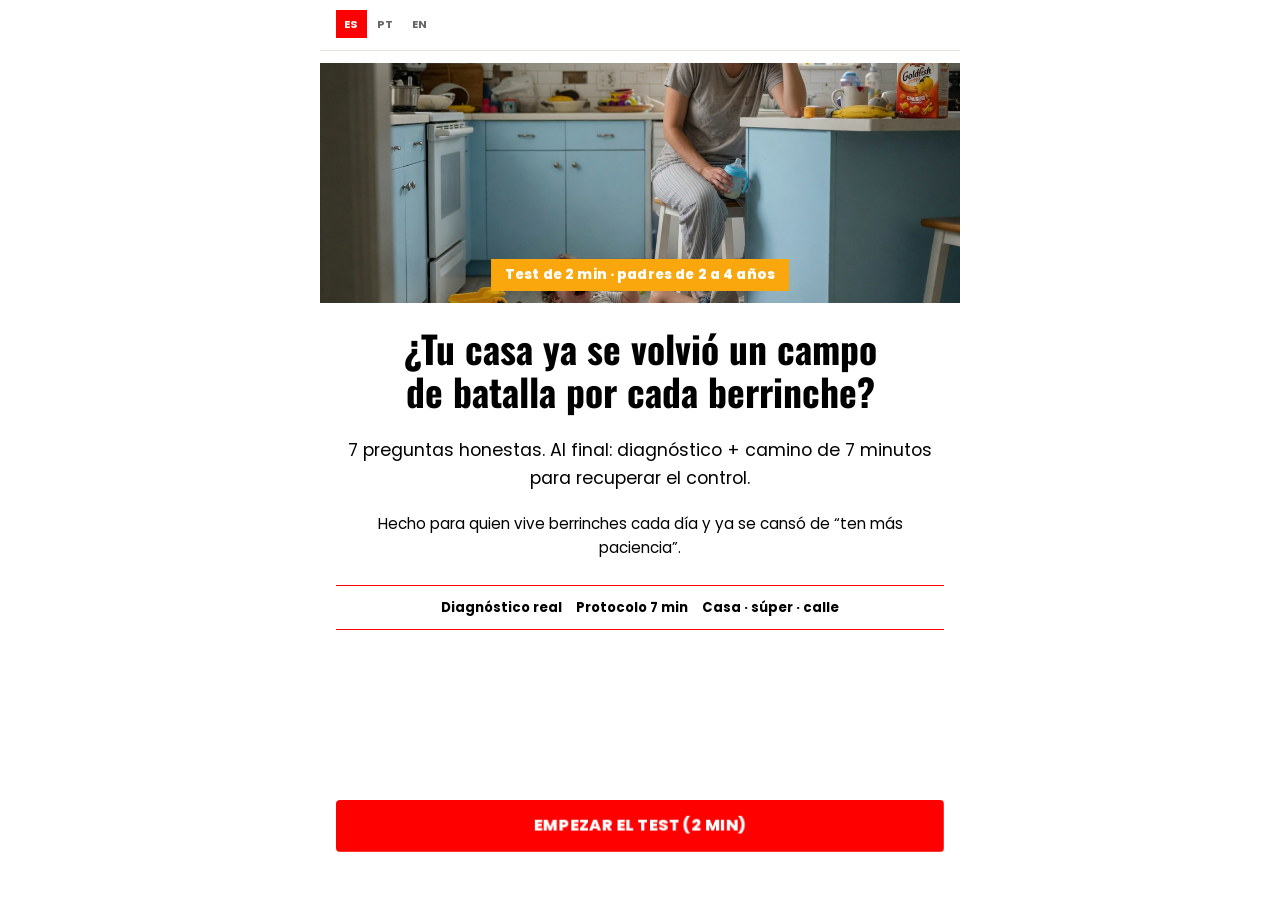
<file: index.html>
<!DOCTYPE html>
<html lang="es">
  <head>
    <meta charset="UTF-8" />
    <meta name="viewport" content="width=device-width, initial-scale=1, viewport-fit=cover" />
    <meta
      name="description"
      content="Test interactivo para padres: detecta si los berrinches ya te quitaron el control y qué hacer ya."
    />
    <meta name="theme-color" content="#ffffff" />
    <title>Test: ¿Tu hijo manda en casa? | Berrinche Cero</title>
    <!-- Meta Pixel Code — PageView only -->
    <script>
      !(function (f, b, e, v, n, t, s) {
        if (f.fbq) return;
        n = f.fbq = function () {
          n.callMethod ? n.callMethod.apply(n, arguments) : n.queue.push(arguments);
        };
        if (!f._fbq) f._fbq = n;
        n.push = n;
        n.loaded = !0;
        n.version = "2.0";
        n.queue = [];
        t = b.createElement(e);
        t.async = !0;
        t.src = v;
        s = b.getElementsByTagName(e)[0];
        s.parentNode.insertBefore(t, s);
      })(window, document, "script", "https://connect.facebook.net/en_US/fbevents.js");
      fbq("init", "1692279998539511");
      fbq("track", "PageView");
    </script>
    <noscript
      ><img
        height="1"
        width="1"
        style="display: none"
        src="https://www.facebook.com/tr?id=1692279998539511&ev=PageView&noscript=1"
        alt=""
    /></noscript>
    <!-- End Meta Pixel Code -->
    <link rel="preconnect" href="https://fonts.googleapis.com" />
    <link rel="preconnect" href="https://fonts.gstatic.com" crossorigin />
    <link rel="preconnect" href="https://play.tynk.ai" />
    <link rel="dns-prefetch" href="https://play.tynk.ai" />
    <link rel="prerender" href="https://play.tynk.ai/p/4b116b35-b926-4aaa-8eff-56bf3e917a38" />
    <!-- Visual principal: advertorial (ex-quiz2) — Oswald + Poppins -->
    <link
      href="https://fonts.googleapis.com/css2?family=Oswald:wght@500;600;700&family=Poppins:ital,wght@0,400;0,600;0,700;0,800;1,400&display=swap"
      rel="stylesheet"
    />
    <link rel="stylesheet" href="css/styles.css?v=28" />
    <link rel="stylesheet" href="css/quiz2-designer.css?v=28" />
  </head>
  <!-- Tema designer = visual de produção atual (ex-quiz2) -->
  <body data-page="quiz" data-theme="designer" data-hide-progress-count="true">
    <div class="app" id="app">
      <header class="topbar">
        <div class="progress-wrap" id="progress-wrap" aria-hidden="false">
          <div class="progress-bar" aria-hidden="true" role="progressbar" aria-valuemin="0" aria-valuemax="100">
            <span id="progress-bar"></span>
          </div>
          <span class="progress-count" id="progress-count" hidden></span>
        </div>
        <div class="lang" role="group" aria-label="Language">
          <button type="button" data-lang="es" aria-pressed="true">ES</button>
          <button type="button" data-lang="pt" aria-pressed="false">PT</button>
          <button type="button" data-lang="en" aria-pressed="false">EN</button>
        </div>
      </header>

      <main id="screen" class="screen is-active" aria-live="polite"></main>
    </div>

    <script src="js/analytics-config.js?v=28"></script>
    <script src="js/analytics-track.js?v=28"></script>
    <script src="js/meta-pixel.js?v=28"></script>
    <script src="js/leads-store.js?v=28"></script>
    <script src="js/quiz-flow.js?v=28"></script>
    <script src="js/motion.js?v=28"></script>
    <script src="js/app.js?v=28"></script>
  </body>
</html>
</file>
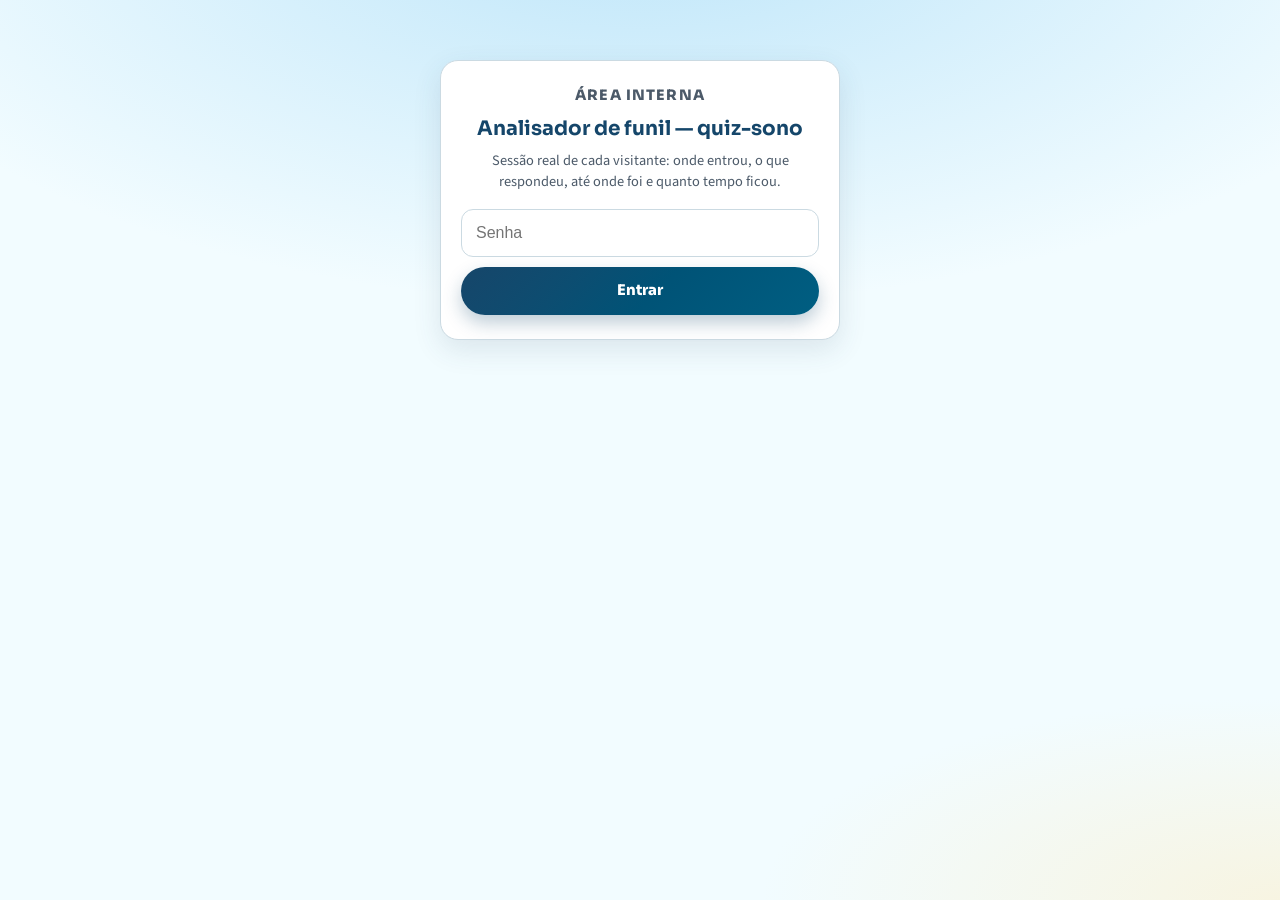
<file: dados-sono/index.html>
<!DOCTYPE html>
<html lang="pt-BR">
  <head>
    <meta charset="UTF-8" />
    <base href="/dados-sono/" />
    <meta name="viewport" content="width=device-width, initial-scale=1, viewport-fit=cover" />
    <meta name="robots" content="noindex, nofollow" />
    <meta name="description" content="Analisador de etapas do funil quiz-sono — acesso restrito." />
    <meta name="theme-color" content="#2a5f86" />
    <title>Analisador de funil · quiz-sono</title>
    <link rel="preconnect" href="https://fonts.googleapis.com" />
    <link rel="preconnect" href="https://fonts.gstatic.com" crossorigin />
    <link
      href="https://fonts.googleapis.com/css2?family=Sora:wght@600;700;800&family=Source+Sans+3:ital,wght@0,400;0,600;0,700;1,400&display=swap"
      rel="stylesheet"
    />
    <link rel="stylesheet" href="../css/funnel.css" />
    <link rel="stylesheet" href="../css/analytics.css" />
    <link rel="stylesheet" href="./dashboard.css" />
  </head>
  <body>
    <div class="dash-wrap">
      <!-- Login -->
      <section id="auth-gate" class="auth-card">
        <p class="funnel-kicker" style="margin-bottom: 8px">Área interna</p>
        <h1>Analisador de funil — quiz-sono</h1>
        <p>Sessão real de cada visitante: onde entrou, o que respondeu, até onde foi e quanto tempo ficou.</p>
        <p id="auth-err" class="auth-err" hidden></p>
        <form id="auth-form">
          <input id="auth-pass" type="password" autocomplete="current-password" placeholder="Senha" required />
          <button type="submit" class="btn-primary">Entrar</button>
        </form>
      </section>

      <!-- Dashboard -->
      <section id="dashboard" hidden>
        <header class="dash-header">
          <h1>Funil · quiz-sono</h1>
          <div class="dash-actions">
            <button type="button" class="btn-sm is-primary" id="btn-refresh">Atualizar</button>
            <button type="button" class="btn-sm" id="btn-logout">Sair</button>
          </div>
        </header>

        <div class="sono-filter-bar" id="sono-filter-bar">
          <button type="button" class="btn-sm chip-filter" data-range="hour">Última hora</button>
          <button type="button" class="btn-sm chip-filter" data-range="today">Hoje</button>
          <button type="button" class="btn-sm chip-filter" data-range="yesterday">Ontem</button>
          <button type="button" class="btn-sm chip-filter" data-range="7d">Últimos 7 dias</button>
          <button type="button" class="btn-sm chip-filter is-active" data-range="all">Tudo</button>
          <span class="sono-filter-sep"></span>
          <label class="sono-filter-date">De <input type="date" id="filter-from" /></label>
          <label class="sono-filter-date">Até <input type="date" id="filter-to" /></label>
          <button type="button" class="btn-sm is-primary" id="btn-apply-range">Aplicar intervalo</button>
        </div>
        <p class="filter-hint" id="filter-hint">Mostrando: tudo.</p>

        <p class="load-status" id="load-status">—</p>
        <div class="summary-grid" id="summary-cards"></div>

        <div id="bottleneck-callout"></div>

        <div class="dash-panel">
          <div class="panel-head">
            <h2>Onde o lead trava</h2>
            <button type="button" class="btn-sm" id="btn-toggle-funnel-table">Ver tabela</button>
          </div>

          <div class="viz-chart-block">
            <p class="viz-chart-title">Alcance por etapa <span class="viz-chart-sub">— quantas sessões chegaram em cada uma</span></p>
            <div id="funnel-chart" class="viz-bars" role="img" aria-label="Gráfico de alcance por etapa do funil"></div>
          </div>

          <div class="viz-chart-block">
            <p class="viz-chart-title">Tempo médio por etapa <span class="viz-chart-sub">— onde a pessoa demora (pode ser dúvida ou interesse)</span></p>
            <div id="time-chart" class="viz-bars viz-bars-time" role="img" aria-label="Gráfico de tempo médio por etapa"></div>
          </div>

          <table class="funnel-table" id="funnel-table" hidden></table>
        </div>

        <div class="dash-panel leads-panel">
          <div class="panel-head">
            <h2>Sessões (visitantes reais)</h2>
            <div class="dash-actions">
              <button type="button" class="btn-sm" id="btn-export-csv">Exportar CSV</button>
            </div>
          </div>
          <p class="leads-meta" id="sessions-meta">—</p>
          <div class="table-scroll">
            <table class="funnel-table leads-table" id="sessions-table"></table>
          </div>
          <p class="dash-note" style="margin-top: 12px">
            Clique em uma sessão pra ver a jornada completa: cada etapa, o que respondeu e quanto tempo ficou em cada uma.
            Clique no cabeçalho de "Progresso" ou "Tempo no site" pra ordenar.
          </p>
        </div>

        <p class="dash-note">
          Dados gravados em tempo real no Supabase a cada etapa (não dependem do navegador do visitante permanecer aberto
          nem de localStorage). Senha e credenciais em <code>js/sono-tracking-config.js</code>.
        </p>
      </section>
    </div>

    <!-- Modal de detalhe da sessão -->
    <div id="session-modal" class="sono-modal" hidden>
      <div class="sono-modal-card">
        <div class="sono-modal-head">
          <h3 id="session-modal-title">Jornada da sessão</h3>
          <button type="button" class="btn-sm" id="session-modal-close">Fechar</button>
        </div>
        <div id="session-modal-body" class="sono-modal-body"></div>
      </div>
    </div>

    <!-- Tooltip compartilhado dos gráficos -->
    <div id="viz-tooltip" class="viz-tooltip" hidden></div>

    <script src="../js/sono-tracking-config.js"></script>
    <script src="./dashboard.js"></script>
  </body>
</html>
</file>
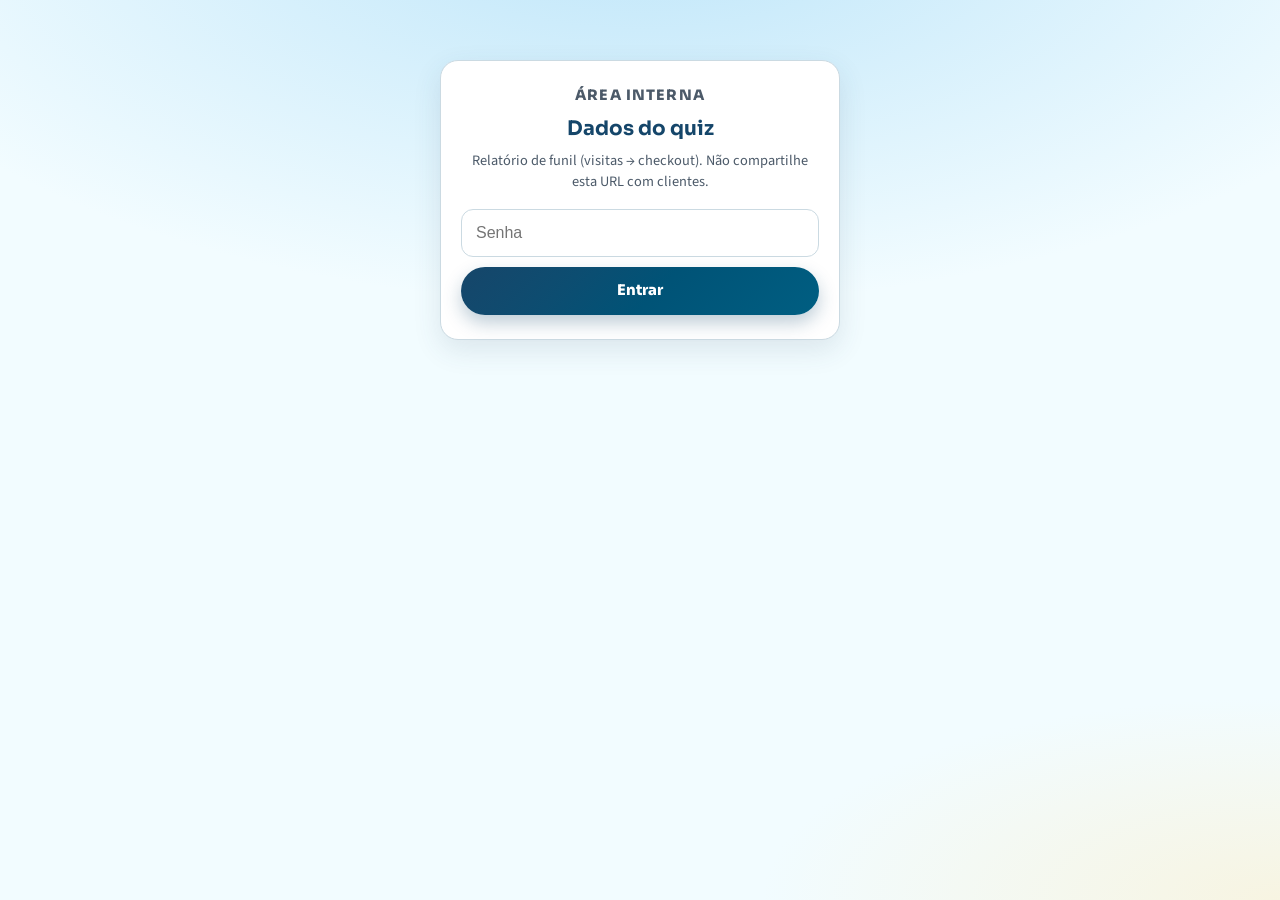
<file: dadosquizz/index.html>
<!DOCTYPE html>
<html lang="pt-BR">
  <head>
    <meta charset="UTF-8" />
    <meta name="viewport" content="width=device-width, initial-scale=1, viewport-fit=cover" />
    <meta name="robots" content="noindex, nofollow" />
    <meta name="description" content="Painel interno de métricas do quiz — acesso restrito." />
    <meta name="theme-color" content="#2a5f86" />
    <title>Dados do quiz | interno</title>
    <link rel="preconnect" href="https://fonts.googleapis.com" />
    <link rel="preconnect" href="https://fonts.gstatic.com" crossorigin />
    <link
      href="https://fonts.googleapis.com/css2?family=Sora:wght@600;700;800&family=Source+Sans+3:ital,wght@0,400;0,600;0,700;1,400&display=swap"
      rel="stylesheet"
    />
    <link rel="stylesheet" href="../css/funnel.css" />
    <link rel="stylesheet" href="../css/analytics.css" />
  </head>
  <body>
    <div class="dash-wrap">
      <!-- Login -->
      <section id="auth-gate" class="auth-card">
        <p class="funnel-kicker" style="margin-bottom: 8px">Área interna</p>
        <h1>Dados do quiz</h1>
        <p>Relatório de funil (visitas → checkout). Não compartilhe esta URL com clientes.</p>
        <p id="auth-err" class="auth-err" hidden></p>
        <form id="auth-form">
          <input id="auth-pass" type="password" autocomplete="current-password" placeholder="Senha" required />
          <button type="submit" class="btn-primary">Entrar</button>
        </form>
      </section>

      <!-- Dashboard -->
      <section id="dashboard" hidden>
        <header class="dash-header">
          <h1>Funil do quiz</h1>
          <div class="dash-actions">
            <button type="button" class="btn-sm is-primary" id="btn-refresh">Atualizar</button>
            <button type="button" class="btn-sm" id="btn-logout">Sair</button>
          </div>
        </header>

        <div class="global-filter" id="global-filter">
          <label class="leads-filter-label" for="filter-date">
            Filtrar por dia (funil + leads)
            <input type="date" id="filter-date" />
          </label>
          <button type="button" class="btn-sm" id="btn-all-dates">Todos os dias</button>
          <p class="filter-hint" id="filter-hint">Mostrando todos os dias.</p>
        </div>

        <p class="load-status" id="load-status">—</p>
        <div class="summary-grid" id="summary-cards"></div>
        <div id="worst-drop"></div>

        <div class="dash-panel">
          <h2>Etapas · % que chegou · queda</h2>
          <table class="funnel-table" id="funnel-table"></table>
        </div>

        <div class="dash-panel leads-panel">
          <div class="panel-head">
            <h2>Leads capturados</h2>
            <div class="dash-actions">
              <button type="button" class="btn-sm is-primary" id="btn-leads-refresh">Atualizar leads</button>
              <button type="button" class="btn-sm" id="btn-leads-export">Exportar CSV</button>
              <button type="button" class="btn-sm" id="btn-leads-export-json">Backup JSON</button>
              <button type="button" class="btn-sm" id="btn-leads-import">Importar JSON</button>
              <button type="button" class="btn-sm is-danger" id="btn-leads-clear">Limpar lista</button>
              <input type="file" id="leads-file" accept="application/json,.json" hidden />
            </div>
          </div>
          <p class="leads-meta" id="leads-meta">—</p>
          <div class="table-scroll">
            <table class="funnel-table leads-table" id="leads-table"></table>
          </div>
          <p class="dash-note" style="margin-top: 12px">
            Leads ficam salvos de forma permanente <strong>neste navegador</strong> (não somem ao recarregar).
            Use <strong>Exportar CSV</strong> para backup no computador. Em outro aparelho, use
            <strong>Importar JSON</strong> (exporte antes um backup se precisar).
          </p>
        </div>

        <p class="dash-note">
          <strong>Funil (Todos os dias):</strong> totais <em>globais</em> da CounterAPI — iguais para você e seu sócio.
          <strong>Funil (Dia específico):</strong> ⚠️ só o que <em>este navegador</em> contou naquele dia (não é o total do site).
          <strong>Leads:</strong> lista <em>compartilhada na nuvem</em> (mesma para o time). Clique em Atualizar para sincronizar.
          Cada visitante conta no máx. 1 vez por etapa por sessão. Senha em
          <code>js/analytics-config.js</code>.
        </p>
      </section>
    </div>

    <script src="../js/leads-store.js?v=28"></script>
    <script src="../js/analytics-config.js?v=28"></script>
    <script src="../js/analytics-track.js?v=28"></script>
    <script src="../js/analytics-dashboard.js?v=28"></script>
  </body>
</html>
</file>
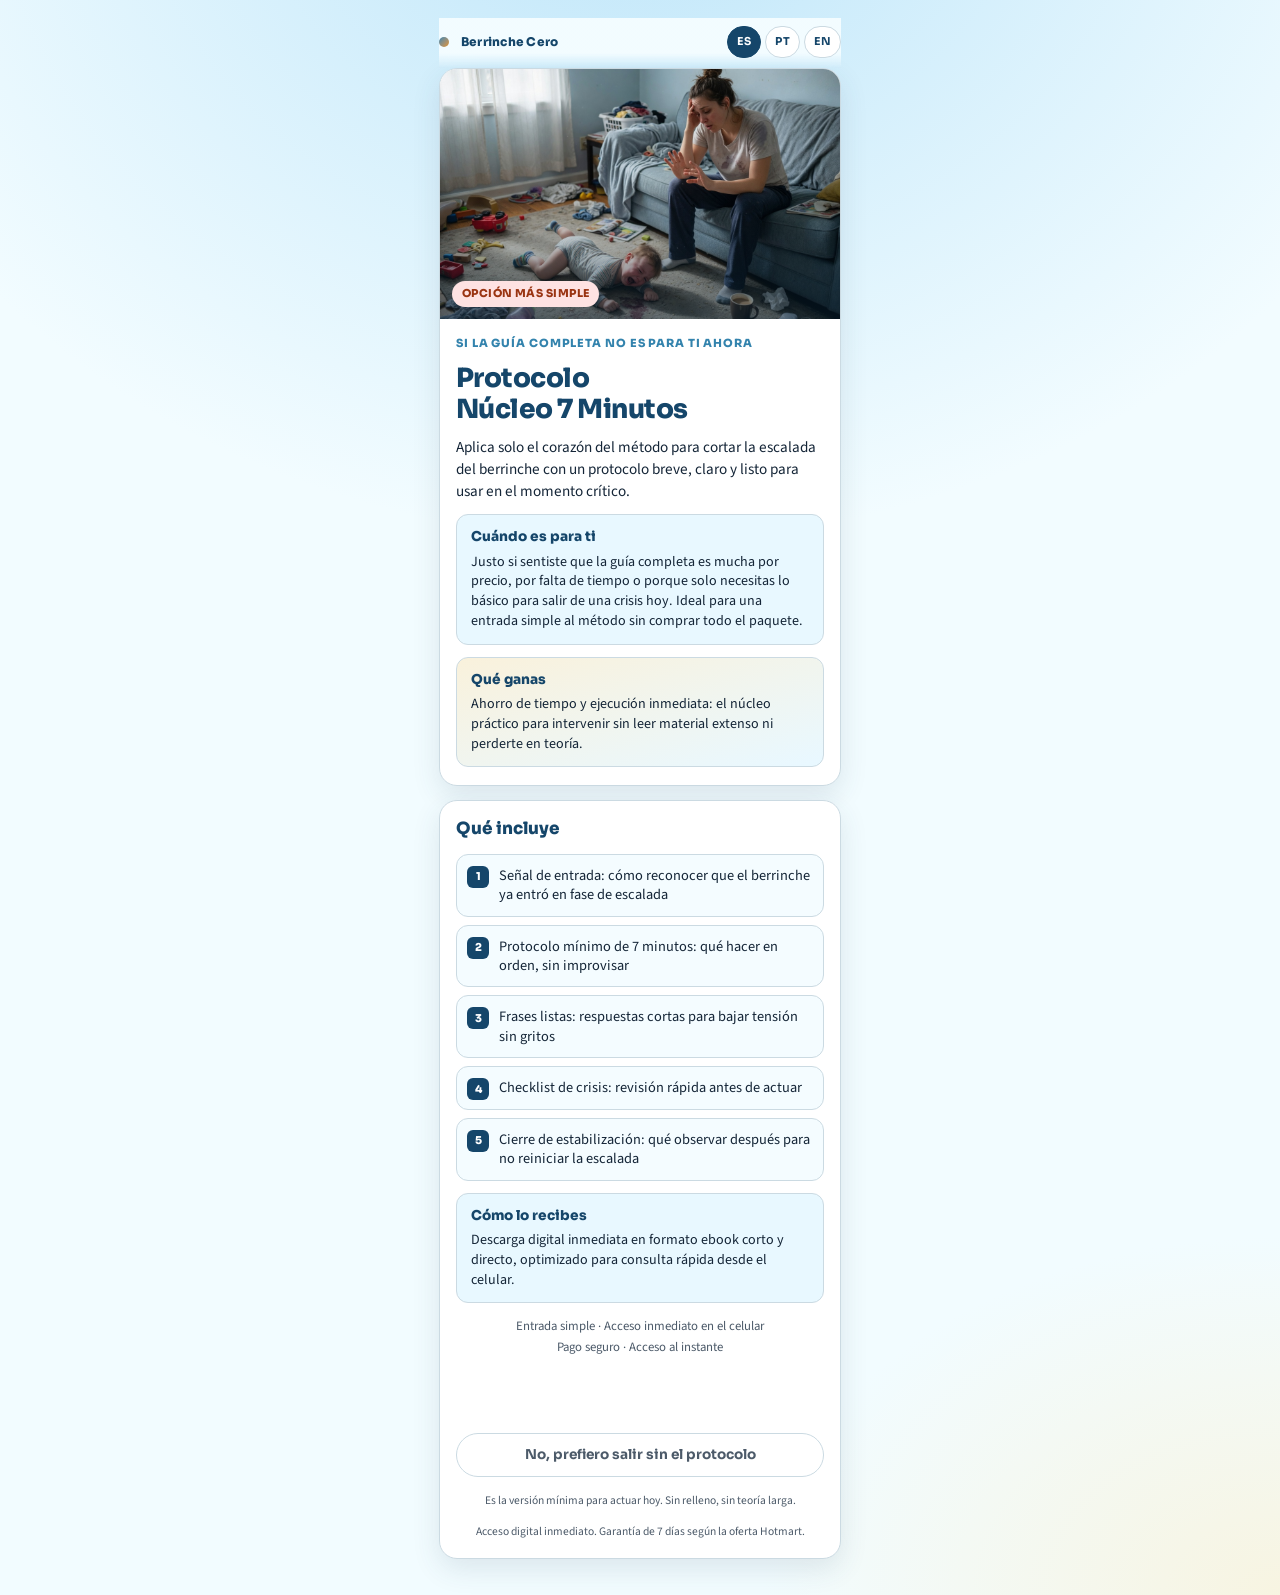
<file: downsell/index.html>
<!DOCTYPE html>
<html lang="es">
  <head>
    <meta charset="UTF-8" />
    <meta name="viewport" content="width=device-width, initial-scale=1, viewport-fit=cover" />
    <meta
      name="description"
      content="Protocolo Núcleo 7 Minutos: el corazón del método para cortar la escalada del berrinche."
    />
    <meta name="theme-color" content="#2a5f86" />
    <title>Protocolo Núcleo 7 Minutos | Berrinche Cero</title>
    <!-- Meta Pixel Code — PageView only -->
    <script>
      !(function (f, b, e, v, n, t, s) {
        if (f.fbq) return;
        n = f.fbq = function () {
          n.callMethod ? n.callMethod.apply(n, arguments) : n.queue.push(arguments);
        };
        if (!f._fbq) f._fbq = n;
        n.push = n;
        n.loaded = !0;
        n.version = "2.0";
        n.queue = [];
        t = b.createElement(e);
        t.async = !0;
        t.src = v;
        s = b.getElementsByTagName(e)[0];
        s.parentNode.insertBefore(t, s);
      })(window, document, "script", "https://connect.facebook.net/en_US/fbevents.js");
      fbq("init", "1692279998539511");
      fbq("track", "PageView");
    </script>
    <noscript
      ><img
        height="1"
        width="1"
        style="display: none"
        src="https://www.facebook.com/tr?id=1692279998539511&ev=PageView&noscript=1"
        alt=""
    /></noscript>
    <!-- End Meta Pixel Code -->
    <link rel="preconnect" href="https://fonts.googleapis.com" />
    <link rel="preconnect" href="https://fonts.gstatic.com" crossorigin />
    <link
      href="https://fonts.googleapis.com/css2?family=Sora:wght@600;700;800&family=Source+Sans+3:ital,wght@0,400;0,600;0,700;1,400&display=swap"
      rel="stylesheet"
    />
    <link rel="stylesheet" href="../css/funnel.css" />
  </head>
  <body data-page="downsell" data-assets="../assets/images/">
    <div class="app">
      <header class="topbar">
        <span class="brand-dot" aria-hidden="true"></span>
        <span class="brand-mini">Berrinche Cero</span>
        <div class="lang" role="group" aria-label="Idioma">
          <button type="button" data-lang="es" aria-pressed="true">ES</button>
          <button type="button" data-lang="pt" aria-pressed="false">PT</button>
          <button type="button" data-lang="en" aria-pressed="false">EN</button>
        </div>
      </header>
      <main class="funnel-main" id="funnel-main"></main>
    </div>
    <script src="../js/meta-pixel.js?v=8"></script>
    <script src="../js/funnel-i18n.js?v=8"></script>
    <script src="../js/funnel.js?v=8"></script>
  </body>
</html>
</file>
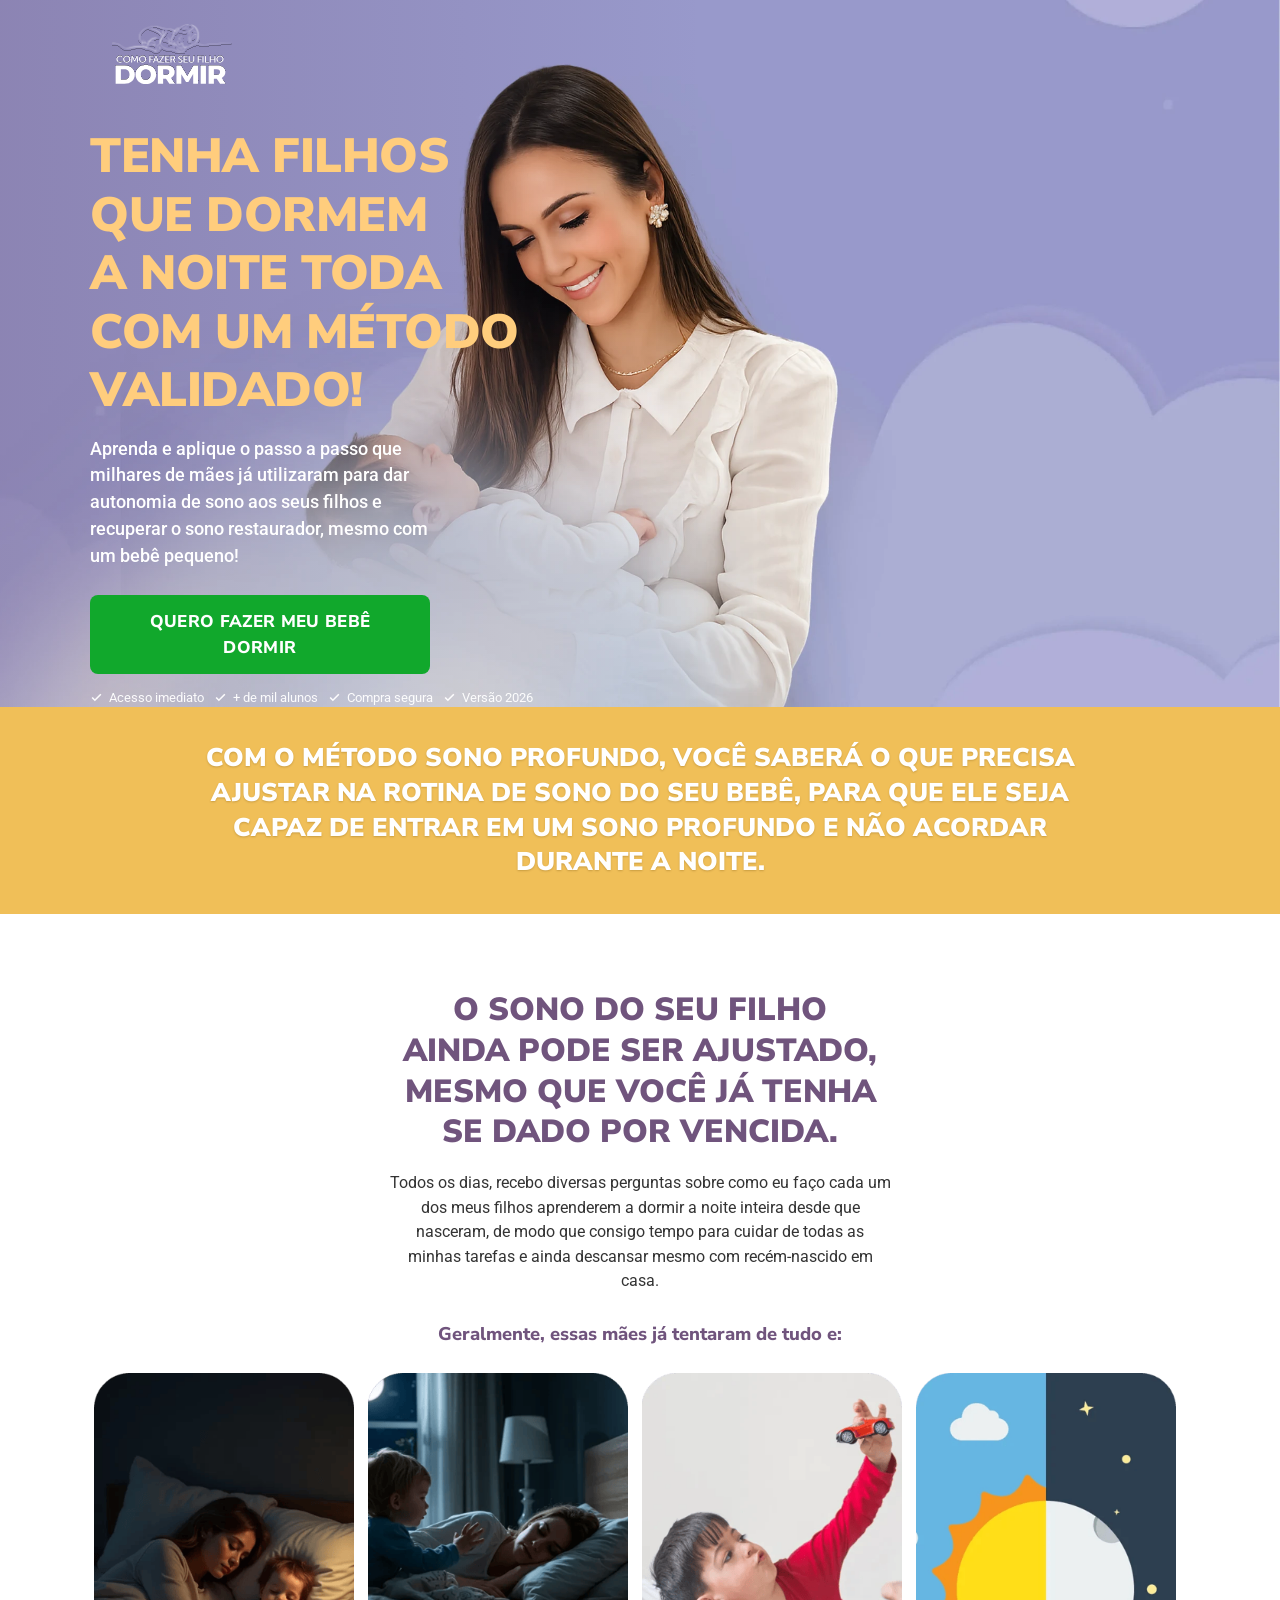
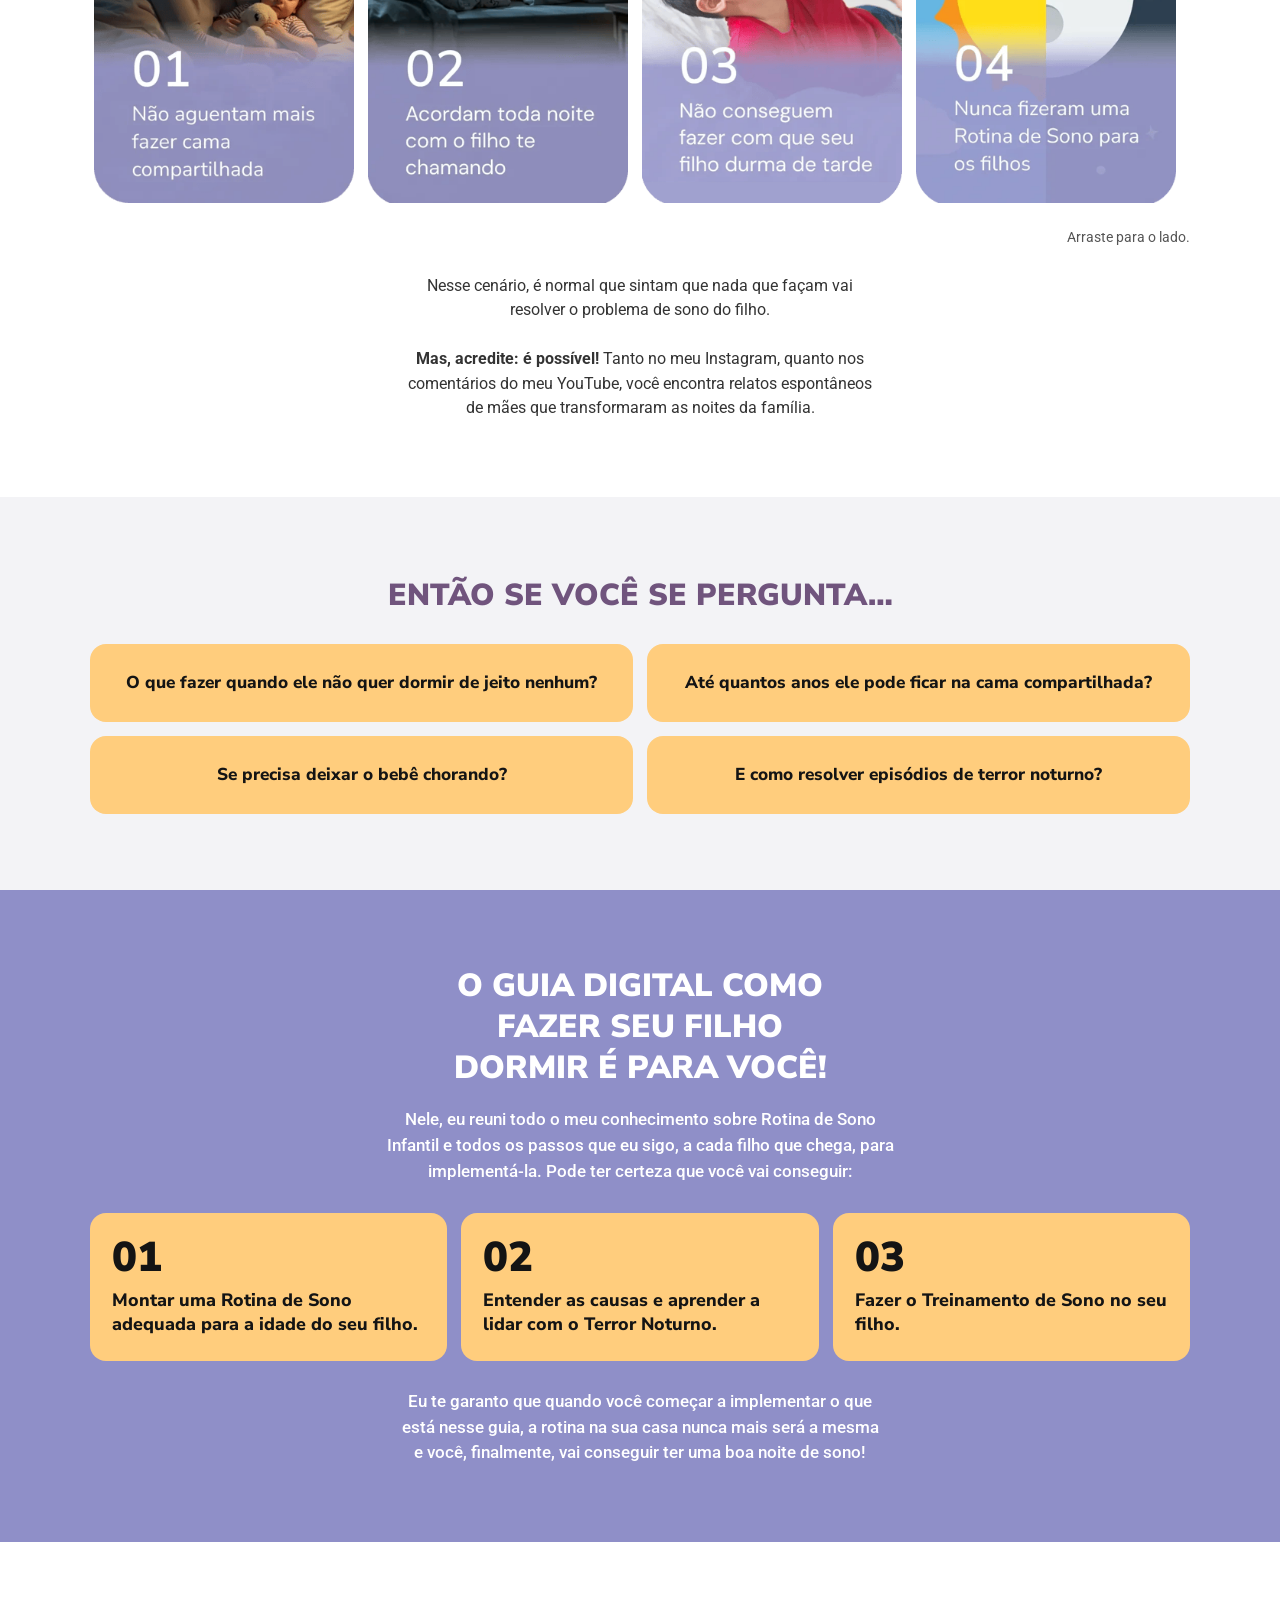
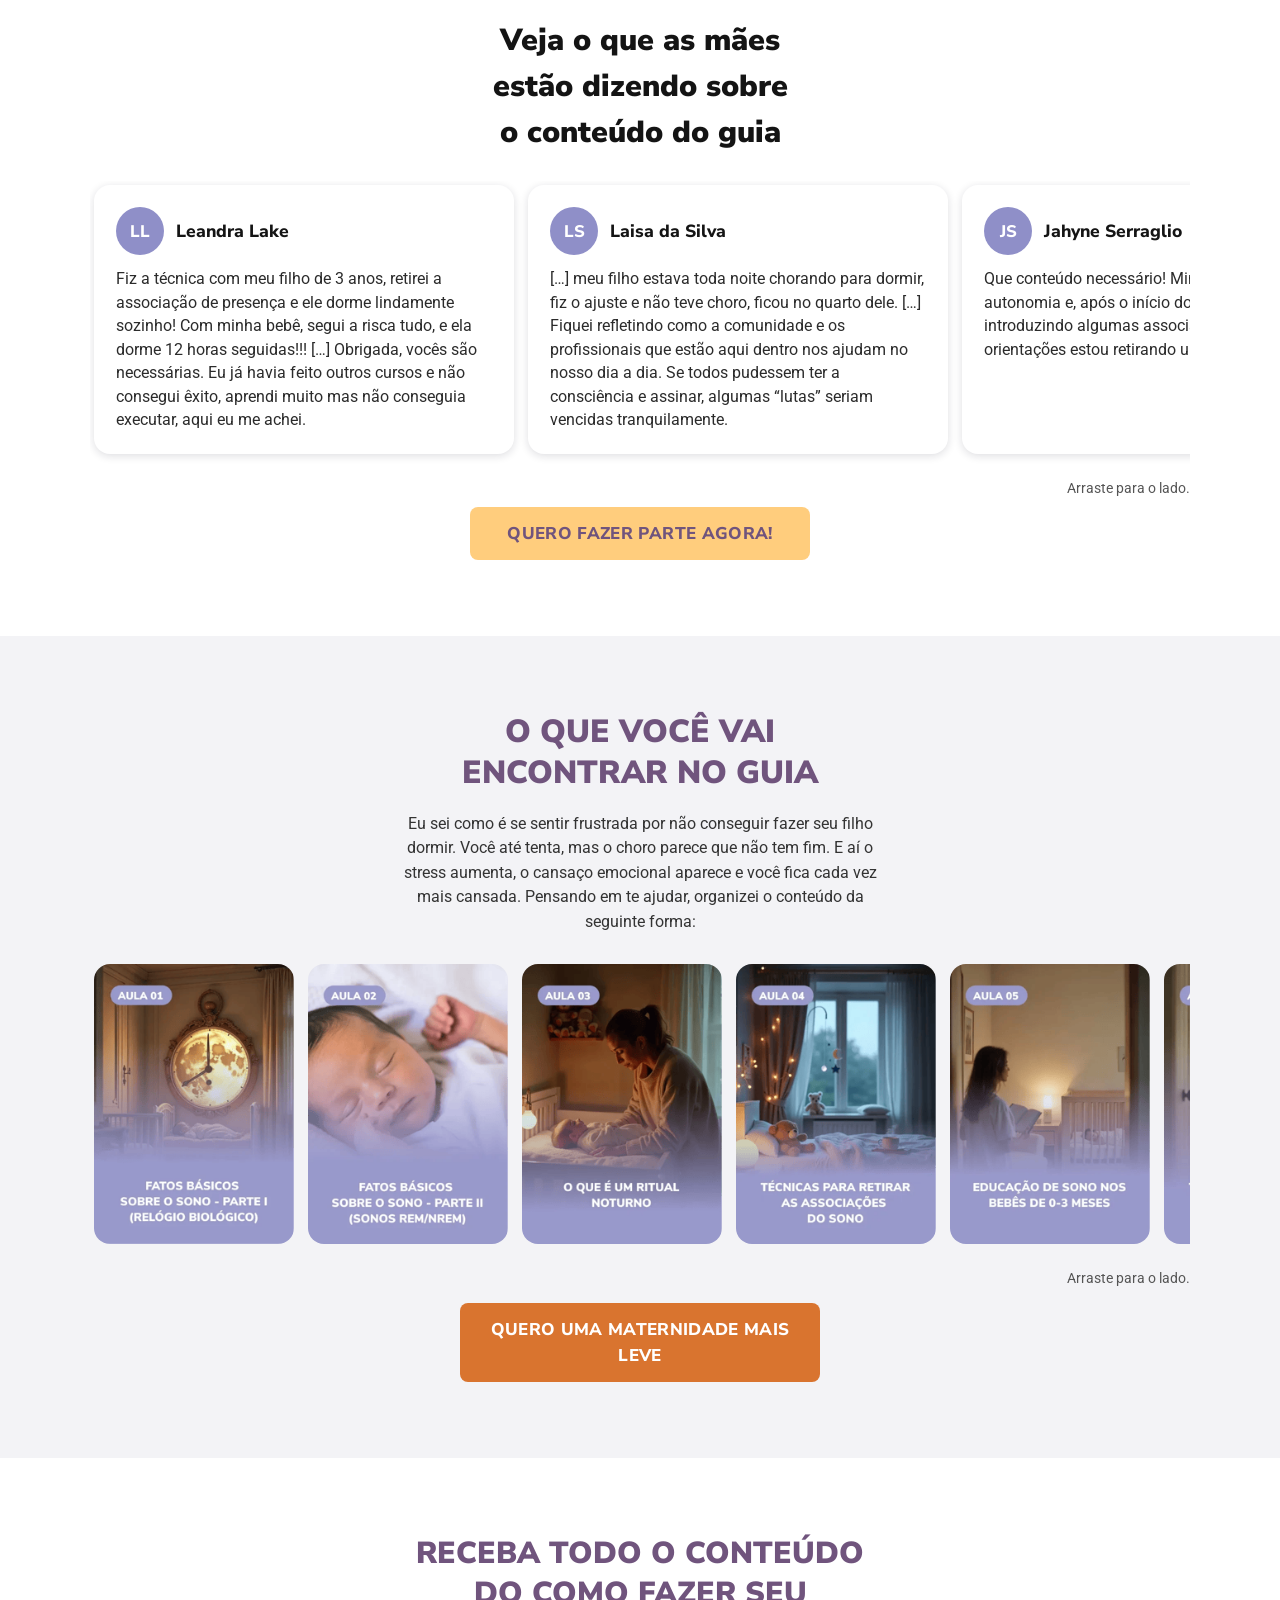
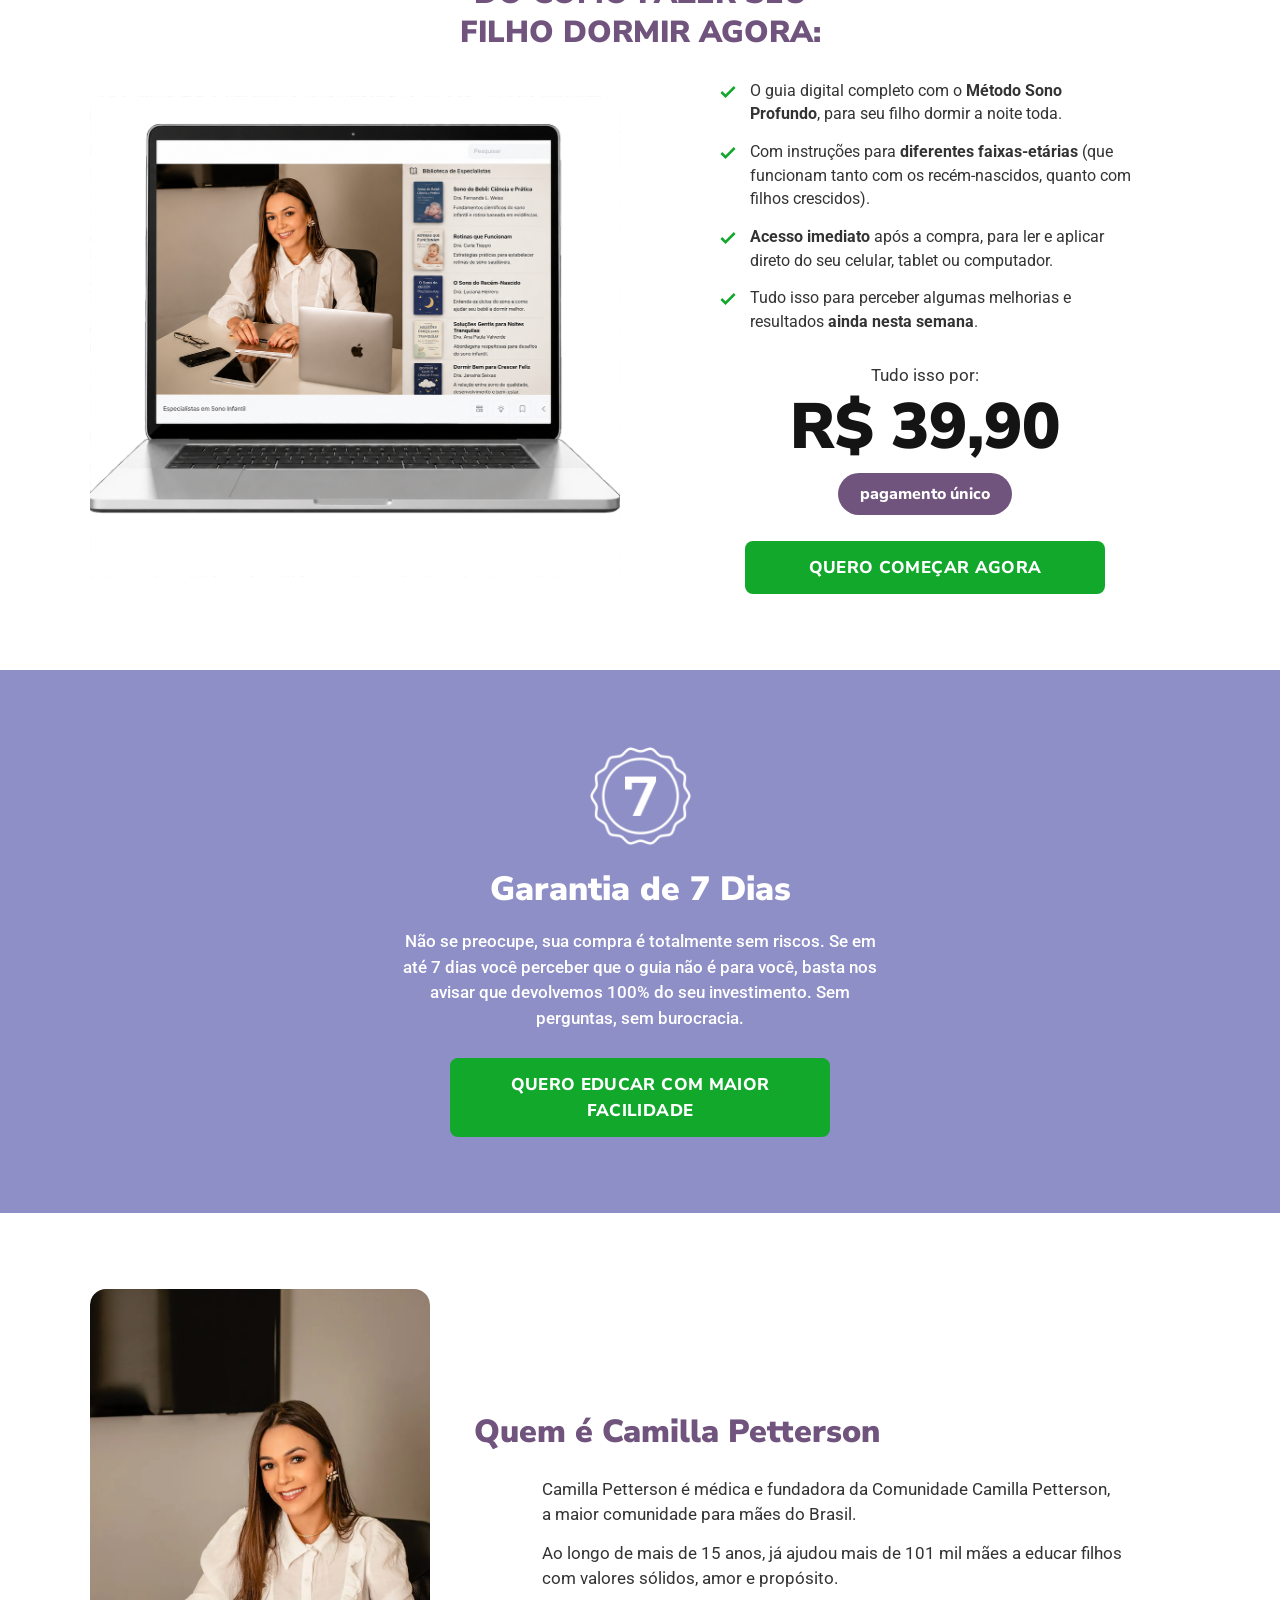
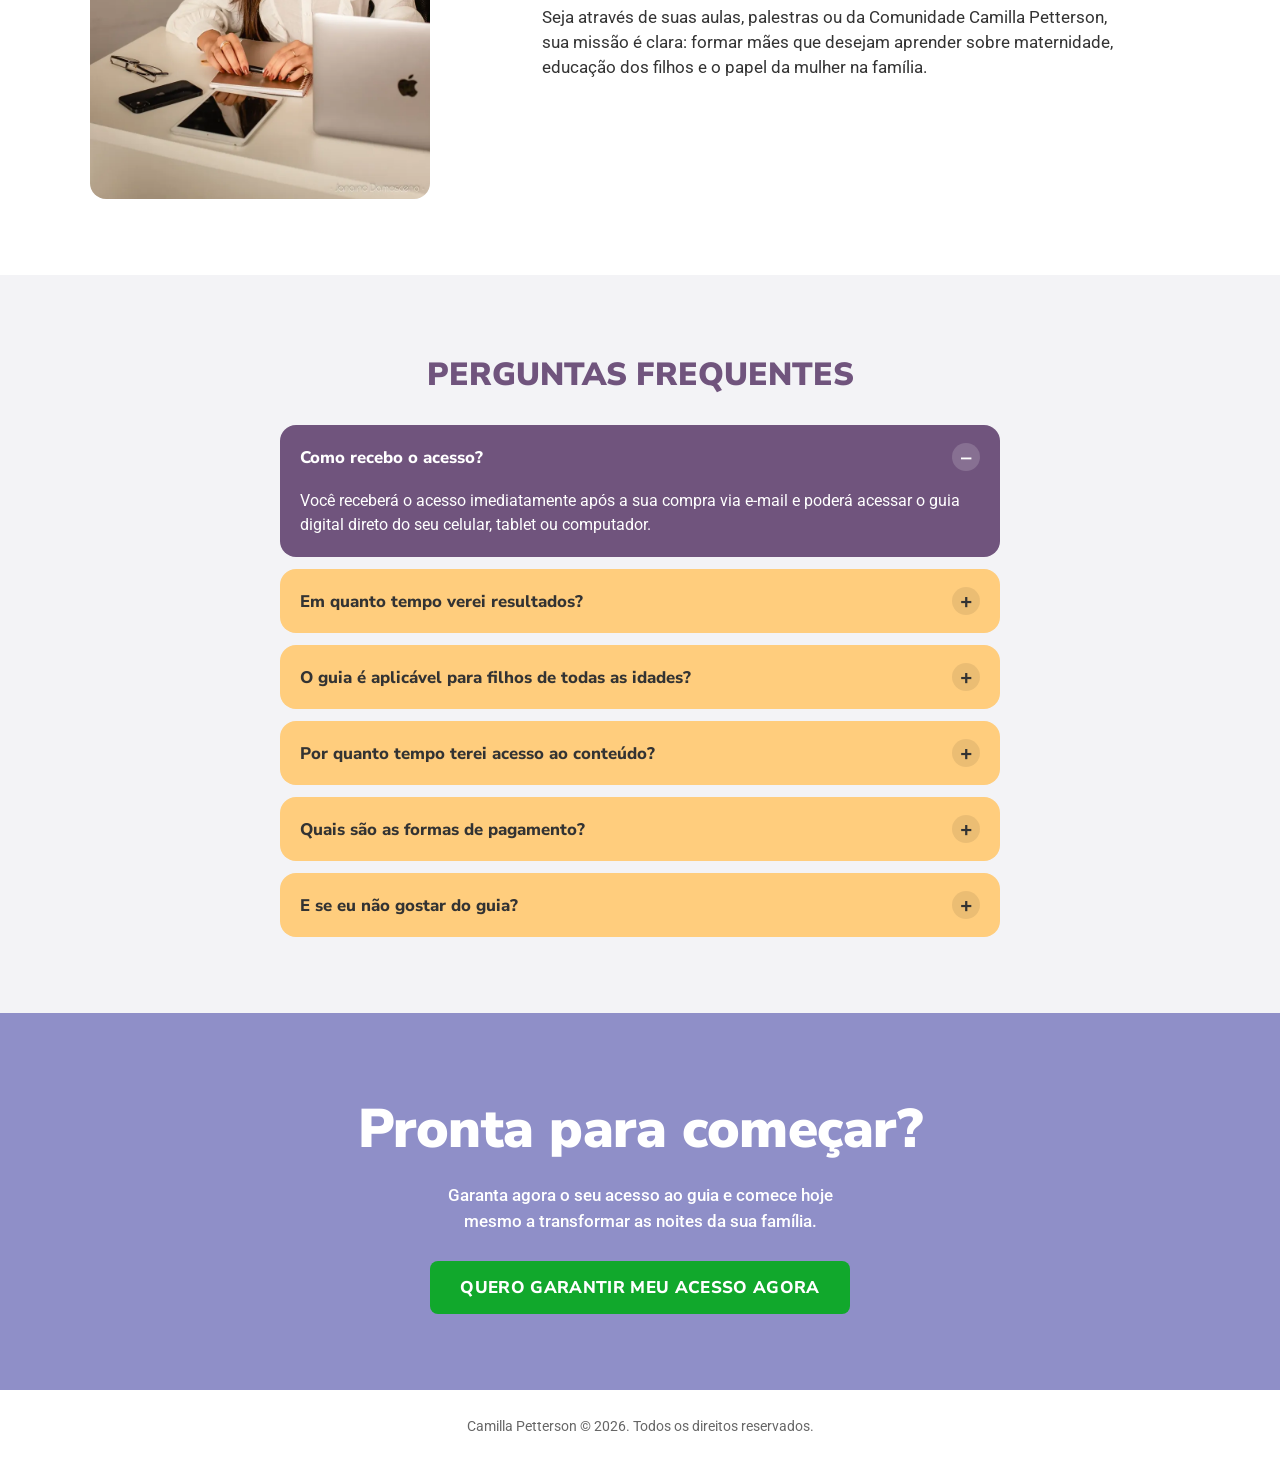
<file: landing/index.html>
<!DOCTYPE html>
<html lang="pt-BR">
<head>
<meta charset="UTF-8">
<base href="/landing/">
<meta name="viewport" content="width=device-width, initial-scale=1.0, viewport-fit=cover">
<title>Como Fazer Seu Filho Dormir — Camilla Petterson</title>
<meta name="description" content="Aprenda e aplique o passo a passo que milhares de mães já utilizaram para dar autonomia de sono aos seus filhos e recuperar o sono restaurador.">
<link rel="icon" type="image/png" href="assets/img/favicon.png">
<link rel="preconnect" href="https://fonts.googleapis.com">
<link rel="preconnect" href="https://fonts.gstatic.com" crossorigin>
<link href="https://fonts.googleapis.com/css2?family=Nunito+Sans:opsz,wght@6..12,400;6..12,700;6..12,800;6..12,900&family=Roboto:wght@400;500;700&display=swap" rel="stylesheet">

<!-- Meta Pixel Code -->
<script>
  !function(f,b,e,v,n,t,s)
  {if(f.fbq)return;n=f.fbq=function(){n.callMethod?
  n.callMethod.apply(n,arguments):n.queue.push(arguments)};
  if(!f._fbq)f._fbq=n;n.push=n;n.loaded=!0;n.version='2.0';
  n.queue=[];t=b.createElement(e);t.async=!0;
  t.src=v;s=b.getElementsByTagName(e)[0];
  s.parentNode.insertBefore(t,s)}(window, document,'script',
  'https://connect.facebook.net/en_US/fbevents.js');
  fbq('init', '1692279998539511');
  fbq('track', 'PageView');
</script>
<noscript><img height="1" width="1" style="display:none"
  src="https://www.facebook.com/tr?id=1692279998539511&ev=PageView&noscript=1"
/></noscript>
<!-- End Meta Pixel Code -->

<style>
  :root{
    --purple: #8f8fc8;          /* roxo principal (blocos) */
    --purple-deep: #70547d;     /* roxo escuro (títulos / pill / faq aberto) */
    --yellow: #ffcd7d;          /* cards amarelos */
    --band: #f0bf58;            /* faixa amarela */
    --green: #11a82c;           /* CTA verde */
    --green-hover: #0c8522;
    --orange: #d9742f;          /* CTA laranja */
    --orange-hover: #b85f22;
    --gray: #f3f3f6;            /* fundo cinza claro */
    --ink: #141414;
    --body: #333333;
    --radius: 16px;
    --font-head: "Nunito Sans", system-ui, sans-serif;
    --font-body: "Roboto", system-ui, sans-serif;
  }
  *{ margin:0; padding:0; box-sizing:border-box; }
  html{ scroll-behavior:smooth; }
  body{
    font-family:var(--font-body);
    color:var(--body);
    background:#fff;
    line-height:1.5;
    -webkit-font-smoothing:antialiased;
    overflow-x:hidden;
  }
  img{ max-width:100%; height:auto; display:block; }
  h1,h2,h3{ font-family:var(--font-head); text-wrap:balance; }

  .wrap{ width:min(1100px, 100% - 40px); margin-inline:auto; }
  section{ padding:56px 0; }

  /* ---------- CTA ---------- */
  .cta{
    display:inline-flex; align-items:center; justify-content:center;
    min-height:52px; padding:14px 28px;
    font-family:var(--font-head); font-weight:800; font-size:17px;
    letter-spacing:.02em; text-transform:uppercase; text-align:center;
    color:#fff; background:var(--green);
    border:0; border-radius:8px; text-decoration:none; cursor:pointer;
    transition:background .2s ease, transform .2s ease;
  }
  .cta:hover{ background:var(--green-hover); transform:translateY(-1px); }
  .cta--orange{ background:var(--orange); }
  .cta--orange:hover{ background:var(--orange-hover); }
  .cta--yellow{ background:var(--yellow); color:var(--purple-deep); }
  .cta--yellow:hover{ background:#f5bc61; }
  .cta--block{ display:flex; width:100%; }

  /* ---------- 1. HERO ---------- */
  .hero{
    position:relative;
    padding:calc(20px + env(safe-area-inset-top)) 0 0;
    background:var(--purple) url("assets/img/hero-mobile.webp") no-repeat center bottom / cover;
    min-height:max(620px, 92svh);
    display:flex; flex-direction:column;
  }
  .hero::before{
    content:""; position:absolute; inset:0;
    background:linear-gradient(180deg, rgba(112,84,125,.38) 0%, rgba(112,84,125,.12) 34%, rgba(112,84,125,0) 55%);
    pointer-events:none;
  }
  .hero .wrap{ position:relative; z-index:1; flex:1; display:flex; flex-direction:column; }
  .hero__logo{ width:132px; margin:4px 0 28px; }
  .hero h1{
    color:var(--yellow);
    font-size:clamp(1.65rem, 6.4vw, 3rem);
    font-weight:900; line-height:1.22; letter-spacing:-0.01em;
    text-transform:uppercase;
    max-width:22ch;
  }
  .hero__sub{
    color:#fff; font-size:1.06rem; line-height:1.45;
    margin:16px 0 26px; max-width:34ch; font-weight:500;
  }
  .hero .cta{ max-width:340px; }
  .hero__trust{
    color:#fff; font-size:.8rem; margin-top:14px; opacity:.95;
    display:flex; flex-wrap:wrap; gap:6px 10px;
  }
  .hero__trust span{ display:flex; align-items:center; gap:6px; }
  .hero__trust svg{ flex:none; }

  /* ---------- 2. FAIXA AMARELA ---------- */
  .band{
    background:var(--band);
    padding:34px 0;
  }
  .band p{
    font-family:var(--font-head); font-weight:900; color:#fff;
    font-size:clamp(1.05rem, 4.4vw, 1.6rem); line-height:1.35;
    text-transform:uppercase; text-align:center;
    text-shadow:0 1px 2px rgba(90,60,0,.25);
    max-width:60ch; margin-inline:auto;
  }

  /* ---------- 3. DOR ---------- */
  .pain h2, .learn h2{
    color:var(--purple-deep);
    font-size:clamp(1.35rem, 5.4vw, 2rem);
    font-weight:900; line-height:1.28; text-transform:uppercase;
    text-align:center; max-width:26ch; margin:0 auto 18px;
  }
  .pain__text{ text-align:center; max-width:56ch; margin:0 auto 26px; font-size:1.02rem; }
  .pain__lead{
    color:var(--purple-deep); font-family:var(--font-head); font-weight:800;
    font-size:1.15rem; text-align:center; margin:0 0 22px;
  }
  .pain__after{ text-align:center; max-width:52ch; margin:26px auto 0; font-size:1.02rem; }
  .drag-hint{
    text-align:right; font-size:.86rem; color:#555; margin-top:10px;
  }

  /* ---------- carrossel ---------- */
  .carousel{
    display:flex; gap:14px;
    overflow-x:auto; scroll-snap-type:x mandatory;
    padding:4px 20px 14px;
    margin-inline:-20px;
    scrollbar-width:none;
    -webkit-overflow-scrolling:touch;
  }
  .carousel::-webkit-scrollbar{ display:none; }
  .carousel > *{ scroll-snap-align:center; flex:none; }
  .carousel img{ border-radius:var(--radius); }

  .carousel--dor img{ width:min(74vw, 300px); }
  .carousel--mod img{ width:min(52vw, 220px); }

  /* ---------- 4. PERGUNTAS ---------- */
  .ask{ background:var(--gray); }
  .ask h2{
    color:var(--purple-deep);
    font-size:clamp(1.3rem, 5.2vw, 1.9rem); font-weight:900;
    text-transform:uppercase; text-align:center; margin-bottom:26px;
  }
  .ask__grid{ display:grid; gap:14px; }
  .ask__card{
    background:var(--yellow); border-radius:var(--radius);
    padding:26px 22px;
    font-family:var(--font-head); font-weight:800; font-size:1.08rem;
    color:var(--ink); text-align:center;
    display:flex; align-items:center; justify-content:center;
  }

  /* ---------- 5. PARA VOCÊ ---------- */
  .foryou{ background:var(--purple); color:#fff; }
  .foryou h2{
    font-size:clamp(1.35rem, 5.4vw, 2rem); font-weight:900;
    text-transform:uppercase; text-align:center; line-height:1.28;
    max-width:24ch; margin:0 auto 18px;
  }
  .foryou__text{ text-align:center; font-size:1.08rem; font-weight:500; max-width:52ch; margin:0 auto 28px; }
  .foryou__grid{ display:grid; gap:14px; margin-bottom:28px; }
  .foryou__card{
    background:var(--yellow); color:var(--ink); border-radius:var(--radius);
    padding:24px 22px;
  }
  .foryou__num{
    font-family:var(--font-head); font-weight:900; font-size:2.6rem; line-height:1;
    display:block; margin-bottom:10px;
  }
  .foryou__card p{ font-family:var(--font-head); font-weight:800; font-size:1.12rem; line-height:1.35; }
  .foryou__guarantee{ text-align:center; font-size:1.08rem; font-weight:500; max-width:48ch; margin:0 auto; }

  /* ---------- 6. DEPOIMENTOS ---------- */
  .social h2{
    color:var(--ink);
    font-size:clamp(1.3rem, 5.2vw, 1.9rem); font-weight:900;
    text-align:center; max-width:24ch; margin:0 auto 26px;
  }
  .tcard{
    width:min(84vw, 420px);
    background:#fff; border-radius:var(--radius);
    box-shadow:0 2px 8px rgba(20,20,40,.14);
    padding:22px;
  }
  .tcard__head{ display:flex; align-items:center; gap:12px; margin-bottom:12px; }
  .tcard__avatar{
    width:48px; height:48px; border-radius:50%; flex:none;
    display:flex; align-items:center; justify-content:center;
    background:var(--purple); color:#fff;
    font-family:var(--font-head); font-weight:800; font-size:1.05rem;
  }
  .tcard__name{ font-family:var(--font-head); font-weight:800; font-size:1.1rem; color:var(--ink); }
  .tcard__text{ font-size:.98rem; line-height:1.5; color:#2b2b2b; }
  .social .cta{ margin:8px auto 0; display:flex; max-width:340px; }

  /* ---------- 7. O QUE APRENDERÁ ---------- */
  .learn{ background:var(--gray); }
  .learn__text{ text-align:center; max-width:56ch; margin:0 auto 26px; font-size:1.02rem; }
  .learn .cta{ margin:14px auto 0; display:flex; max-width:360px; }

  /* ---------- 8. OFERTA ---------- */
  .offer h2{
    color:var(--purple-deep);
    font-size:clamp(1.3rem, 5.2vw, 1.9rem); font-weight:900;
    text-transform:uppercase; text-align:center; line-height:1.3;
    max-width:26ch; margin:0 auto 26px;
  }
  .offer__mockup{ width:min(78vw, 420px); margin:0 auto 26px; }
  .offer__bullets{ list-style:none; max-width:46ch; margin:0 auto 30px; display:grid; gap:14px; }
  .offer__bullets li{ display:flex; gap:12px; font-size:1.02rem; line-height:1.45; }
  .offer__bullets svg{ flex:none; margin-top:3px; }
  .offer__price-label{ text-align:center; font-size:1.05rem; margin-bottom:6px; }
  .offer__price{
    text-align:center; font-family:var(--font-head); color:var(--ink);
    font-weight:900; font-size:clamp(2.6rem, 11vw, 4rem); line-height:1;
  }
  .offer__price small{ font-size:.38em; font-weight:800; vertical-align:super; }
  .offer__pill{
    display:table; margin:14px auto 26px; padding:9px 22px;
    background:var(--purple-deep); color:#fff;
    font-family:var(--font-head); font-weight:800; font-size:1rem;
    border-radius:999px;
  }
  .offer .cta{ margin:0 auto; display:flex; max-width:360px; }

  /* ---------- 9. GARANTIA ---------- */
  .guarantee{ background:var(--purple); color:#fff; text-align:center; }
  .guarantee__seal{ width:104px; margin:0 auto 18px; }
  .guarantee h2{ font-size:clamp(1.5rem, 6vw, 2.1rem); font-weight:900; margin-bottom:14px; }
  .guarantee p{ font-size:1.08rem; font-weight:500; max-width:48ch; margin:0 auto 26px; }
  .guarantee .cta{ margin:0 auto; display:flex; max-width:380px; }

  /* ---------- 10. CAMILLA ---------- */
  .about h2{
    color:var(--purple-deep);
    font-size:clamp(1.35rem, 5.4vw, 2rem); font-weight:900;
    text-align:center; margin-bottom:22px;
  }
  .about__photo{ width:min(74vw, 380px); margin:0 auto 24px; border-radius:var(--radius); }
  .about__bio{ max-width:58ch; margin:0 auto; display:grid; gap:14px; font-size:1.04rem; }

  /* ---------- 11. FAQ ---------- */
  .faq{ background:var(--gray); }
  .faq h2{
    color:var(--purple-deep);
    font-size:clamp(1.35rem, 5.4vw, 2rem); font-weight:900;
    text-transform:uppercase; text-align:center; margin-bottom:26px;
  }
  .faq__list{ max-width:720px; margin:0 auto; display:grid; gap:12px; }
  .faq details{
    background:var(--yellow); border-radius:var(--radius);
    overflow:hidden;
  }
  .faq details[open]{ background:var(--purple-deep); color:#fff; }
  .faq summary{
    list-style:none; cursor:pointer;
    display:flex; align-items:center; justify-content:space-between; gap:14px;
    padding:18px 20px; min-height:56px;
    font-family:var(--font-head); font-weight:800; font-size:1.05rem; color:inherit;
  }
  .faq summary::-webkit-details-marker{ display:none; }
  .faq summary .ico{
    flex:none; width:28px; height:28px; border-radius:50%;
    display:flex; align-items:center; justify-content:center;
    font-size:1.3rem; font-weight:800; line-height:1;
    background:rgba(0,0,0,.08);
  }
  .faq details[open] summary .ico{ background:rgba(255,255,255,.16); }
  .faq details[open] summary .ico::before{ content:"–"; }
  .faq details:not([open]) summary .ico::before{ content:"+"; }
  .faq__answer{ padding:0 20px 20px; font-size:1rem; line-height:1.5; }

  /* ---------- 12. DÚVIDAS / FOOTER ---------- */
  .doubts{ background:var(--purple); color:#fff; text-align:center; }
  .doubts h2{
    font-size:clamp(2.2rem, 10vw, 3.4rem); font-weight:900; letter-spacing:-0.01em;
    margin-bottom:12px;
  }
  .doubts p{ font-size:1.08rem; font-weight:500; max-width:44ch; margin:0 auto 26px; }
  .doubts .cta{ margin:0 auto; display:flex; max-width:420px; }
  footer{
    padding:26px 20px calc(26px + env(safe-area-inset-bottom));
    text-align:center; font-size:.85rem; color:#666; background:#fff;
  }

  /* ---------- reveal (nunca esconde conteúdo por padrão) ---------- */
  @media (prefers-reduced-motion: no-preference){
    .reveal{ animation:rise .55s cubic-bezier(.16,1,.3,1) both; }
    @keyframes rise{ from{ opacity:0; transform:translateY(14px); } to{ opacity:1; transform:none; } }
  }

  /* ---------- desktop ---------- */
  @media (min-width:760px){
    section{ padding:76px 0; }
    .hero{
      background-image:url("assets/img/hero-desktop.webp");
      background-position:right center;
      min-height:640px;
    }
    .hero::before{ background:linear-gradient(90deg, rgba(112,84,125,.30) 0%, rgba(112,84,125,0) 55%); }
    .hero__logo{ width:160px; }
    .hero__content{ max-width:480px; }
    .hero__sub{ font-size:1.15rem; }
    .ask__grid{ grid-template-columns:repeat(2, 1fr); }
    .foryou__grid{ grid-template-columns:repeat(3, 1fr); }
    .carousel{ margin-inline:0; padding-inline:4px; }
    .carousel--dor img{ width:260px; }
    .carousel--mod img{ width:200px; }
    .offer__row{ display:grid; grid-template-columns:1fr 1fr; gap:40px; align-items:center; }
    .offer__mockup{ margin:0; width:100%; }
    .about__row{ display:grid; grid-template-columns:340px 1fr; gap:44px; align-items:center; }
    .about__photo{ margin:0; width:100%; }
    .about h2{ text-align:left; }
  }
</style>
</head>
<body>

<!-- ============ 1. HERO ============ -->
<header class="hero">
  <div class="wrap">
    <img class="hero__logo" src="assets/img/logo.svg" alt="Como Fazer Seu Filho Dormir" width="275" height="129" fetchpriority="high">
    <div class="hero__content">
      <h1>Tenha filhos que dormem a noite toda com um método validado!</h1>
      <p class="hero__sub">Aprenda e aplique o passo a passo que milhares de mães já utilizaram para dar autonomia de sono aos seus filhos e recuperar o sono restaurador, mesmo com um bebê pequeno!</p>
      <a class="cta" data-checkout href="#">Quero fazer meu bebê dormir</a>
      <p class="hero__trust">
        <span><svg width="13" height="13" viewBox="0 0 24 24" fill="none" stroke="currentColor" stroke-width="3"><path d="M20 6L9 17l-5-5"/></svg>Acesso imediato</span>
        <span><svg width="13" height="13" viewBox="0 0 24 24" fill="none" stroke="currentColor" stroke-width="3"><path d="M20 6L9 17l-5-5"/></svg>+ de mil alunos</span>
        <span><svg width="13" height="13" viewBox="0 0 24 24" fill="none" stroke="currentColor" stroke-width="3"><path d="M20 6L9 17l-5-5"/></svg>Compra segura</span>
        <span><svg width="13" height="13" viewBox="0 0 24 24" fill="none" stroke="currentColor" stroke-width="3"><path d="M20 6L9 17l-5-5"/></svg>Versão 2026</span>
      </p>
    </div>
  </div>
</header>

<!-- ============ 2. FAIXA AMARELA ============ -->
<div class="band">
  <div class="wrap">
    <p>Com o método Sono Profundo, você saberá o que precisa ajustar na rotina de sono do seu bebê, para que ele seja capaz de entrar em um sono profundo e não acordar durante a noite.</p>
  </div>
</div>

<!-- ============ 3. DOR ============ -->
<section class="pain">
  <div class="wrap">
    <h2>O sono do seu filho ainda pode ser ajustado, mesmo que você já tenha se dado por vencida.</h2>
    <p class="pain__text">Todos os dias, recebo diversas perguntas sobre como eu faço cada um dos meus filhos aprenderem a dormir a noite inteira desde que nasceram, de modo que consigo tempo para cuidar de todas as minhas tarefas e ainda descansar mesmo com recém-nascido em casa.</p>
    <p class="pain__lead">Geralmente, essas mães já tentaram de tudo e:</p>
    <div class="carousel carousel--dor" aria-label="Situações comuns das mães">
      <img src="assets/img/dor-1.webp" alt="01 — Não aguentam mais fazer cama compartilhada" width="340" height="562" loading="lazy">
      <img src="assets/img/dor-2.webp" alt="02 — Acordam toda noite com o filho te chamando" width="340" height="562" loading="lazy">
      <img src="assets/img/dor-3.webp" alt="03 — Não conseguem fazer com que seu filho durma de tarde" width="340" height="562" loading="lazy">
      <img src="assets/img/dor-4.webp" alt="04 — Tentam de tudo e nada resolve o sono do filho" width="340" height="562" loading="lazy">
    </div>
    <p class="drag-hint">Arraste para o lado.</p>
    <p class="pain__after">Nesse cenário, é normal que sintam que nada que façam vai resolver o problema de sono do filho.<br><br><strong>Mas, acredite: é possível!</strong> Tanto no meu Instagram, quanto nos comentários do meu YouTube, você encontra relatos espontâneos de mães que transformaram as noites da família.</p>
  </div>
</section>

<!-- ============ 4. PERGUNTAS ============ -->
<section class="ask">
  <div class="wrap">
    <h2>Então se você se pergunta…</h2>
    <div class="ask__grid">
      <div class="ask__card">O que fazer quando ele não quer dormir de jeito nenhum?</div>
      <div class="ask__card">Até quantos anos ele pode ficar na cama compartilhada?</div>
      <div class="ask__card">Se precisa deixar o bebê chorando?</div>
      <div class="ask__card">E como resolver episódios de terror noturno?</div>
    </div>
  </div>
</section>

<!-- ============ 5. PARA VOCÊ ============ -->
<section class="foryou">
  <div class="wrap">
    <h2>O guia digital Como Fazer Seu Filho Dormir é para você!</h2>
    <p class="foryou__text">Nele, eu reuni todo o meu conhecimento sobre Rotina de Sono Infantil e todos os passos que eu sigo, a cada filho que chega, para implementá-la. Pode ter certeza que você vai conseguir:</p>
    <div class="foryou__grid">
      <div class="foryou__card">
        <span class="foryou__num">01</span>
        <p>Montar uma Rotina de Sono adequada para a idade do seu filho.</p>
      </div>
      <div class="foryou__card">
        <span class="foryou__num">02</span>
        <p>Entender as causas e aprender a lidar com o Terror Noturno.</p>
      </div>
      <div class="foryou__card">
        <span class="foryou__num">03</span>
        <p>Fazer o Treinamento de Sono no seu filho.</p>
      </div>
    </div>
    <p class="foryou__guarantee">Eu te garanto que quando você começar a implementar o que está nesse guia, a rotina na sua casa nunca mais será a mesma e você, finalmente, vai conseguir ter uma boa noite de sono!</p>
  </div>
</section>

<!-- ============ 6. DEPOIMENTOS ============ -->
<section class="social">
  <div class="wrap">
    <h2>Veja o que as mães estão dizendo sobre o conteúdo do guia</h2>
    <div class="carousel carousel--social" aria-label="Depoimentos de mães">
      <article class="tcard">
        <div class="tcard__head">
          <span class="tcard__avatar" aria-hidden="true">LL</span>
          <span class="tcard__name">Leandra Lake</span>
        </div>
        <p class="tcard__text">Fiz a técnica com meu filho de 3 anos, retirei a associação de presença e ele dorme lindamente sozinho! Com minha bebê, segui a risca tudo, e ela dorme 12 horas seguidas!!! […] Obrigada, vocês são necessárias. Eu já havia feito outros cursos e não consegui êxito, aprendi muito mas não conseguia executar, aqui eu me achei.</p>
      </article>
      <article class="tcard">
        <div class="tcard__head">
          <span class="tcard__avatar" aria-hidden="true">LS</span>
          <span class="tcard__name">Laisa da Silva</span>
        </div>
        <p class="tcard__text">[…] meu filho estava toda noite chorando para dormir, fiz o ajuste e não teve choro, ficou no quarto dele. […] Fiquei refletindo como a comunidade e os profissionais que estão aqui dentro nos ajudam no nosso dia a dia. Se todos pudessem ter a consciência e assinar, algumas “lutas” seriam vencidas tranquilamente.</p>
      </article>
      <article class="tcard">
        <div class="tcard__head">
          <span class="tcard__avatar" aria-hidden="true">JS</span>
          <span class="tcard__name">Jahyne Serraglio</span>
        </div>
        <p class="tcard__text">Que conteúdo necessário! Minha bebê tinha autonomia e, após o início do terrible two, acabei introduzindo algumas associações… graças às suas orientações estou retirando uma por uma!</p>
      </article>
      <article class="tcard">
        <div class="tcard__head">
          <span class="tcard__avatar" aria-hidden="true">TM</span>
          <span class="tcard__name">Thamires de Moura</span>
        </div>
        <p class="tcard__text">Conteúdo maravilhoso, muito importante para nós!</p>
      </article>
    </div>
    <p class="drag-hint">Arraste para o lado.</p>
    <a class="cta cta--yellow" data-checkout href="#">Quero fazer parte agora!</a>
  </div>
</section>

<!-- ============ 7. O QUE VOCÊ APRENDERÁ ============ -->
<section class="learn">
  <div class="wrap">
    <h2>O que você vai encontrar no guia</h2>
    <p class="learn__text">Eu sei como é se sentir frustrada por não conseguir fazer seu filho dormir. Você até tenta, mas o choro parece que não tem fim. E aí o stress aumenta, o cansaço emocional aparece e você fica cada vez mais cansada. Pensando em te ajudar, organizei o conteúdo da seguinte forma:</p>
    <div class="carousel carousel--mod" aria-label="Conteúdo do guia">
      <img src="assets/img/modulo-01.webp" alt="Módulo 01 — Fatos básicos sobre o sono, parte I (relógio biológico)" width="242" height="339" loading="lazy">
      <img src="assets/img/modulo-02.webp" alt="Módulo 02 — Fatos básicos sobre o sono, parte II (sonos REM/NREM)" width="242" height="339" loading="lazy">
      <img src="assets/img/modulo-03.webp" alt="Módulo 03 do guia" width="242" height="339" loading="lazy">
      <img src="assets/img/modulo-04.webp" alt="Módulo 04 do guia" width="242" height="339" loading="lazy">
      <img src="assets/img/modulo-05.webp" alt="Módulo 05 — Educação de sono nos bebês de 0 a 3 meses" width="242" height="339" loading="lazy">
      <img src="assets/img/modulo-06.webp" alt="Módulo 06 do guia" width="242" height="339" loading="lazy">
      <img src="assets/img/modulo-07.webp" alt="Módulo 07 do guia" width="242" height="339" loading="lazy">
      <img src="assets/img/modulo-08.webp" alt="Módulo 08 do guia" width="242" height="339" loading="lazy">
      <img src="assets/img/modulo-09.webp" alt="Módulo 09 do guia" width="242" height="339" loading="lazy">
      <img src="assets/img/modulo-10.webp" alt="Módulo 10 do guia" width="242" height="339" loading="lazy">
    </div>
    <p class="drag-hint">Arraste para o lado.</p>
    <a class="cta cta--orange" data-checkout href="#">Quero uma maternidade mais leve</a>
  </div>
</section>

<!-- ============ 8. OFERTA ============ -->
<section class="offer">
  <div class="wrap">
    <h2>Receba todo o conteúdo do Como Fazer Seu Filho Dormir agora:</h2>
    <div class="offer__row">
      <img class="offer__mockup" src="assets/img/mockup-novo.png" alt="Guia digital no notebook" width="1134" height="1029" loading="lazy">
      <div>
        <ul class="offer__bullets">
          <li><svg width="20" height="20" viewBox="0 0 24 24" fill="none" stroke="#11a82c" stroke-width="3"><path d="M20 6L9 17l-5-5"/></svg><span>O guia digital completo com o <strong>Método Sono Profundo</strong>, para seu filho dormir a noite toda.</span></li>
          <li><svg width="20" height="20" viewBox="0 0 24 24" fill="none" stroke="#11a82c" stroke-width="3"><path d="M20 6L9 17l-5-5"/></svg><span>Com instruções para <strong>diferentes faixas-etárias</strong> (que funcionam tanto com os recém-nascidos, quanto com filhos crescidos).</span></li>
          <li><svg width="20" height="20" viewBox="0 0 24 24" fill="none" stroke="#11a82c" stroke-width="3"><path d="M20 6L9 17l-5-5"/></svg><span><strong>Acesso imediato</strong> após a compra, para ler e aplicar direto do seu celular, tablet ou computador.</span></li>
          <li><svg width="20" height="20" viewBox="0 0 24 24" fill="none" stroke="#11a82c" stroke-width="3"><path d="M20 6L9 17l-5-5"/></svg><span>Tudo isso para perceber algumas melhorias e resultados <strong>ainda nesta semana</strong>.</span></li>
        </ul>
        <p class="offer__price-label">Tudo isso por:</p>
        <p class="offer__price">R$ 39,90</p>
        <span class="offer__pill">pagamento único</span>
        <a class="cta" data-checkout href="#">Quero começar agora</a>
      </div>
    </div>
  </div>
</section>

<!-- ============ 9. GARANTIA ============ -->
<section class="guarantee">
  <div class="wrap">
    <img class="guarantee__seal" src="assets/img/garantia-7.webp" alt="Selo de garantia de 7 dias" width="428" height="412" loading="lazy">
    <h2>Garantia de 7 Dias</h2>
    <p>Não se preocupe, sua compra é totalmente sem riscos. Se em até 7 dias você perceber que o guia não é para você, basta nos avisar que devolvemos 100% do seu investimento. Sem perguntas, sem burocracia.</p>
    <a class="cta" data-checkout href="#">Quero educar com maior facilidade</a>
  </div>
</section>

<!-- ============ 10. CAMILLA ============ -->
<section class="about">
  <div class="wrap">
    <div class="about__row">
      <picture>
        <img class="about__photo" src="assets/img/camilla.webp" alt="Camilla Petterson" width="860" height="1290" loading="lazy">
      </picture>
      <div>
        <h2>Quem é Camilla Petterson</h2>
        <div class="about__bio">
          <p>Camilla Petterson é médica e fundadora da Comunidade Camilla Petterson, a maior comunidade para mães do Brasil.</p>
          <p>Ao longo de mais de 15 anos, já ajudou mais de 101 mil mães a educar filhos com valores sólidos, amor e propósito.</p>
          <p>Seja através de suas aulas, palestras ou da Comunidade Camilla Petterson, sua missão é clara: formar mães que desejam aprender sobre maternidade, educação dos filhos e o papel da mulher na família.</p>
        </div>
      </div>
    </div>
  </div>
</section>

<!-- ============ 11. FAQ ============ -->
<section class="faq">
  <div class="wrap">
    <h2>Perguntas frequentes</h2>
    <div class="faq__list">
      <details open>
        <summary>Como recebo o acesso?<span class="ico" aria-hidden="true"></span></summary>
        <p class="faq__answer">Você receberá o acesso imediatamente após a sua compra via e-mail e poderá acessar o guia digital direto do seu celular, tablet ou computador.</p>
      </details>
      <details>
        <summary>Em quanto tempo verei resultados?<span class="ico" aria-hidden="true"></span></summary>
        <p class="faq__answer">Você começará a perceber mudanças ainda essa semana. A transformação é progressiva e se revela conforme seu filho aprende a seguir a rotina ideal de sono.</p>
      </details>
      <details>
        <summary>O guia é aplicável para filhos de todas as idades?<span class="ico" aria-hidden="true"></span></summary>
        <p class="faq__answer">Sim!</p>
      </details>
      <details>
        <summary>Por quanto tempo terei acesso ao conteúdo?<span class="ico" aria-hidden="true"></span></summary>
        <p class="faq__answer">Você terá acesso ao guia por 1 ano, podendo revisitar o material sempre que precisar e acompanhar as atualizações do método.</p>
      </details>
      <details>
        <summary>Quais são as formas de pagamento?<span class="ico" aria-hidden="true"></span></summary>
        <p class="faq__answer">Você pode adquirir o Como Fazer Seu Filho Dormir através do cartão de crédito, pix ou boleto bancário.</p>
      </details>
      <details>
        <summary>E se eu não gostar do guia?<span class="ico" aria-hidden="true"></span></summary>
        <p class="faq__answer">Nossa garantia de 7 dias assegura que, se o guia não atender às suas expectativas, você terá o reembolso total do seu investimento, sem complicações.</p>
      </details>
    </div>
  </div>
</section>

<!-- ============ 12. CTA FINAL ============ -->
<section class="doubts">
  <div class="wrap">
    <h2>Pronta para começar?</h2>
    <p>Garanta agora o seu acesso ao guia e comece hoje mesmo a transformar as noites da sua família.</p>
    <a class="cta" data-checkout href="#">Quero garantir meu acesso agora</a>
  </div>
</section>

<footer>
  Camilla Petterson © 2026. Todos os direitos reservados.
</footer>

<script>
/* ============================================================
   CONFIGURAÇÃO — edite aqui os destinos dos botões
   ============================================================ */
const CONFIG = {
  checkoutUrl: "https://lastlink.com/p/CE7085910/checkout-payment/",   // mesmo checkout do funil (funnel-data.js)
};

(function(){
  // Repassa os parâmetros da URL (utm, src, sck...) para o checkout
  const qs = window.location.search;
  const withParams = (url) => {
    if (!qs) return url;
    return url + (url.includes("?") ? "&" : "?") + qs.slice(1);
  };
  document.querySelectorAll("[data-checkout]").forEach(a => {
    a.href = withParams(CONFIG.checkoutUrl);
    a.addEventListener("click", () => { if (window.fbq) fbq("track", "InitiateCheckout"); });
  });

  // FAQ: apenas um item aberto por vez
  const items = document.querySelectorAll(".faq details");
  items.forEach(d => d.addEventListener("toggle", () => {
    if (d.open) items.forEach(o => { if (o !== d) o.open = false; });
  }));

  // Reveal suave por seção (conteúdo sempre visível por padrão)
  if (window.matchMedia("(prefers-reduced-motion: no-preference)").matches && "IntersectionObserver" in window) {
    const io = new IntersectionObserver((entries) => {
      entries.forEach(e => {
        if (e.isIntersecting) { e.target.classList.add("reveal"); io.unobserve(e.target); }
      });
    }, { threshold: .12 });
    document.querySelectorAll("section h2, .band p").forEach(el => io.observe(el));
  }
})();
</script>
</body>
</html>
</file>
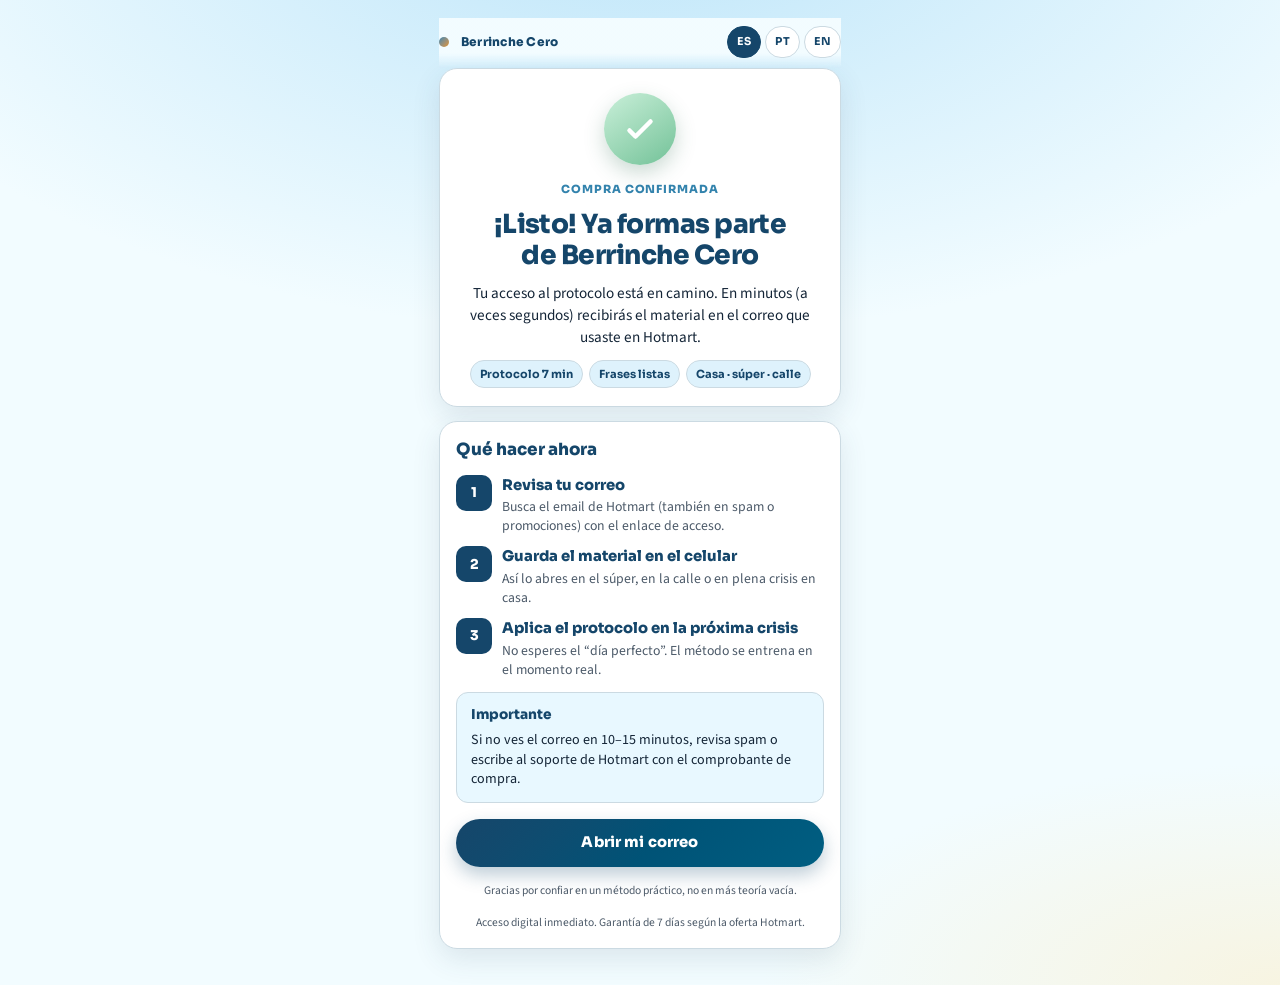
<file: obrigado/index.html>
<!DOCTYPE html>
<html lang="es">
  <head>
    <meta charset="UTF-8" />
    <meta name="viewport" content="width=device-width, initial-scale=1, viewport-fit=cover" />
    <meta name="description" content="Tu acceso al protocolo está confirmado." />
    <meta name="theme-color" content="#2a5f86" />
    <title>¡Gracias! | Berrinche Cero</title>
    <!-- Meta Pixel Code — PageView only -->
    <script>
      !(function (f, b, e, v, n, t, s) {
        if (f.fbq) return;
        n = f.fbq = function () {
          n.callMethod ? n.callMethod.apply(n, arguments) : n.queue.push(arguments);
        };
        if (!f._fbq) f._fbq = n;
        n.push = n;
        n.loaded = !0;
        n.version = "2.0";
        n.queue = [];
        t = b.createElement(e);
        t.async = !0;
        t.src = v;
        s = b.getElementsByTagName(e)[0];
        s.parentNode.insertBefore(t, s);
      })(window, document, "script", "https://connect.facebook.net/en_US/fbevents.js");
      fbq("init", "1692279998539511");
      fbq("track", "PageView");
    </script>
    <noscript
      ><img
        height="1"
        width="1"
        style="display: none"
        src="https://www.facebook.com/tr?id=1692279998539511&ev=PageView&noscript=1"
        alt=""
    /></noscript>
    <!-- End Meta Pixel Code -->
    <link rel="preconnect" href="https://fonts.googleapis.com" />
    <link rel="preconnect" href="https://fonts.gstatic.com" crossorigin />
    <link
      href="https://fonts.googleapis.com/css2?family=Sora:wght@600;700;800&family=Source+Sans+3:ital,wght@0,400;0,600;0,700;1,400&display=swap"
      rel="stylesheet"
    />
    <link rel="stylesheet" href="../css/funnel.css" />
  </head>
  <body data-page="obrigado" data-assets="../assets/images/">
    <div class="app">
      <header class="topbar">
        <span class="brand-dot" aria-hidden="true"></span>
        <span class="brand-mini">Berrinche Cero</span>
        <div class="lang" role="group" aria-label="Idioma">
          <button type="button" data-lang="es" aria-pressed="true">ES</button>
          <button type="button" data-lang="pt" aria-pressed="false">PT</button>
          <button type="button" data-lang="en" aria-pressed="false">EN</button>
        </div>
      </header>
      <main class="funnel-main" id="funnel-main"></main>
    </div>
    <script src="../js/meta-pixel.js?v=7"></script>
    <script src="../js/funnel-i18n.js?v=7"></script>
    <script src="../js/funnel.js?v=7"></script>
  </body>
</html>
</file>
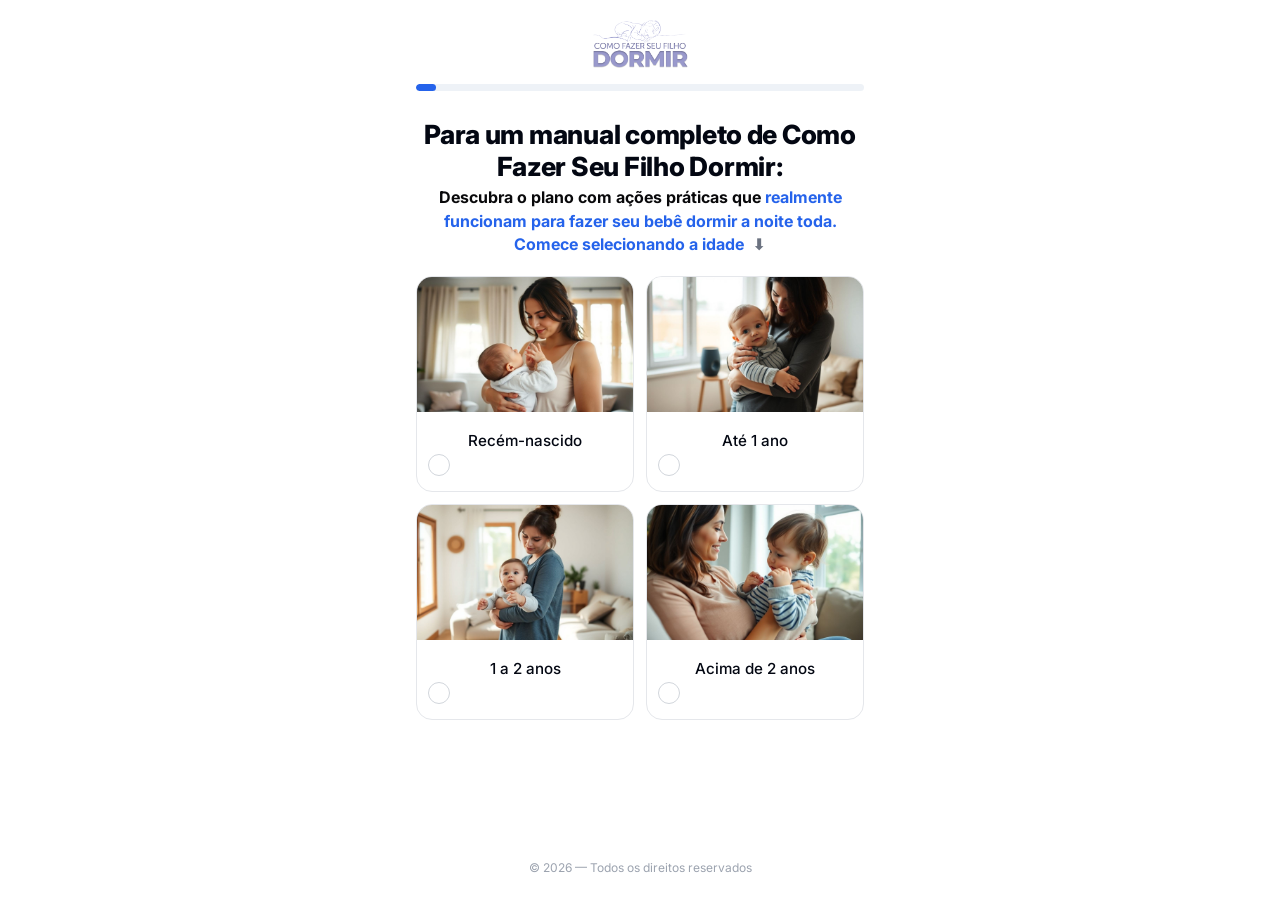
<file: quiz-sono/index.html>
<!DOCTYPE html>
<html lang="pt-BR">
<head>
  <meta charset="UTF-8">
  <base href="/quiz-sono/">
  <meta name="viewport" content="width=device-width, initial-scale=1.0, maximum-scale=1.0, user-scalable=no">
  <title>Manual completo de Como Fazer Seu Filho Dormir</title>
  <meta name="description" content="Descubra o plano com ações práticas que realmente funcionam para fazer seu bebê dormir a noite toda.">
  <link rel="icon" href="./assets/images/logo.png">
  <link rel="preconnect" href="https://fonts.googleapis.com">
  <link rel="preconnect" href="https://fonts.gstatic.com" crossorigin>
  <link href="https://fonts.googleapis.com/css?family=Inter:400,500,600,700,800&display=swap" rel="stylesheet">
  <link rel="stylesheet" href="./styles.css">

  <!-- Meta Pixel Code -->
  <script>
    !function(f,b,e,v,n,t,s)
    {if(f.fbq)return;n=f.fbq=function(){n.callMethod?
    n.callMethod.apply(n,arguments):n.queue.push(arguments)};
    if(!f._fbq)f._fbq=n;n.push=n;n.loaded=!0;n.version='2.0';
    n.queue=[];t=b.createElement(e);t.async=!0;
    t.src=v;s=b.getElementsByTagName(e)[0];
    s.parentNode.insertBefore(t,s)}(window, document,'script',
    'https://connect.facebook.net/en_US/fbevents.js');
    fbq('init', '1692279998539511');
    fbq('track', 'PageView');
  </script>
  <noscript><img height="1" width="1" style="display:none"
    src="https://www.facebook.com/tr?id=1692279998539511&ev=PageView&noscript=1"
  /></noscript>
  <!-- End Meta Pixel Code -->
</head>
<body>
  <div class="page">
    <header class="header">
      <button id="backBtn" class="back-btn" type="button" aria-label="Voltar" hidden>
        <svg width="22" height="22" viewBox="0 0 24 24" fill="none" stroke="currentColor" stroke-width="2.5" stroke-linecap="round" stroke-linejoin="round"><path d="M15 18l-6-6 6-6"/></svg>
      </button>
      <img id="logo" class="logo" src="./assets/images/logo.png" alt="Como Fazer Seu Filho Dormir">
    </header>

    <div class="progress-track">
      <div id="progressFill" class="progress-fill"></div>
    </div>

    <main id="stepRoot" class="step-root"></main>

    <footer class="footer">
      © <span id="year"></span> — Todos os direitos reservados
    </footer>
  </div>

  <script src="./funnel-data.js"></script>
  <script src="../js/sono-tracking-config.js"></script>
  <script src="./tracking.js"></script>
  <script src="./app.js"></script>
</body>
</html>
</file>
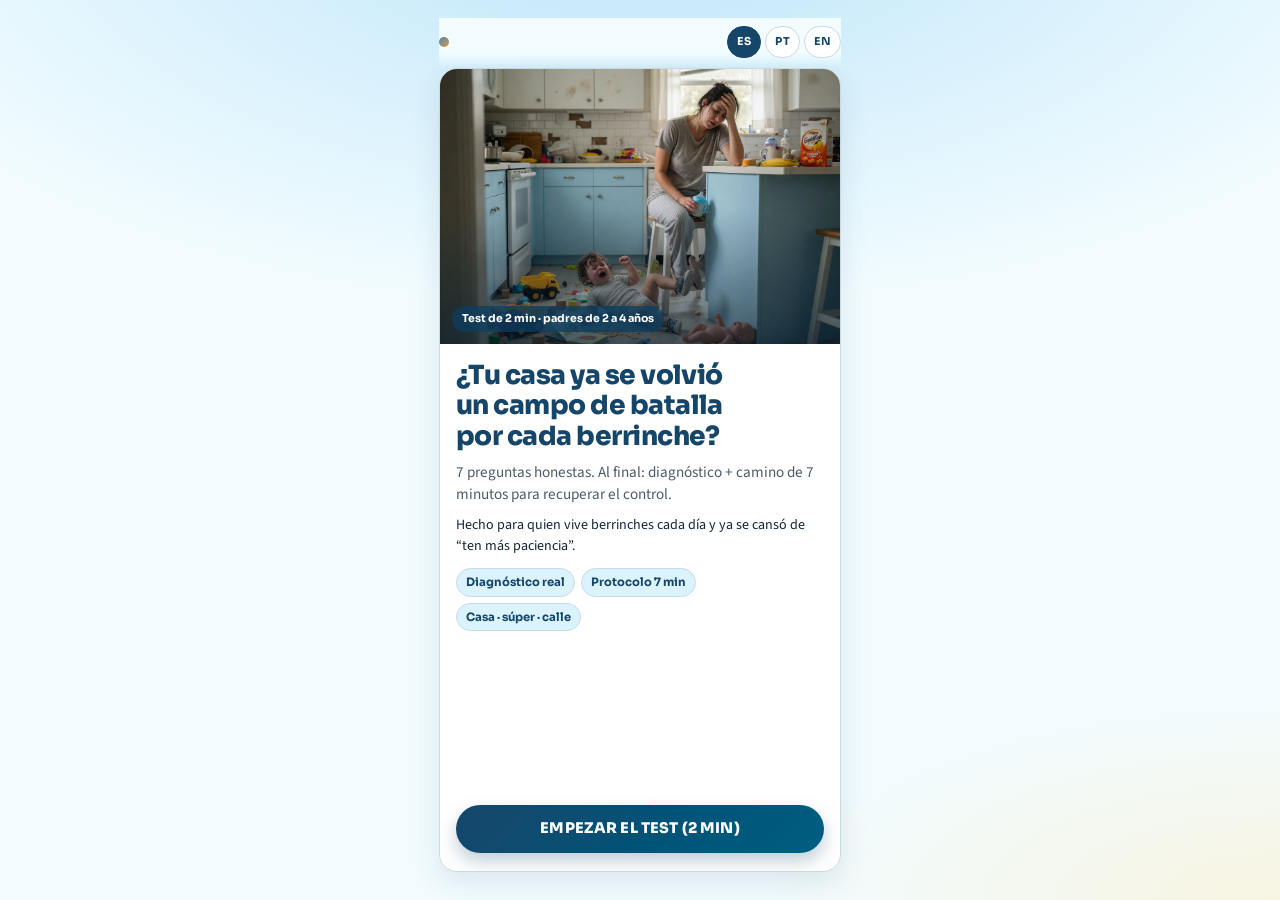
<file: quiz2/index.html>
<!DOCTYPE html>
<html lang="es">
  <head>
    <meta charset="UTF-8" />
    <meta name="viewport" content="width=device-width, initial-scale=1, viewport-fit=cover" />
    <meta
      name="description"
      content="Quiz visual clássico (versão anterior) — Berrinche Cero / Birra Zero. Link secundário para comparação."
    />
    <meta name="robots" content="noindex, nofollow" />
    <meta name="theme-color" content="#2a5f86" />
    <title>Quiz clássico (legado) | Berrinche Cero</title>
    <!-- Meta Pixel Code — PageView only -->
    <script>
      !(function (f, b, e, v, n, t, s) {
        if (f.fbq) return;
        n = f.fbq = function () {
          n.callMethod ? n.callMethod.apply(n, arguments) : n.queue.push(arguments);
        };
        if (!f._fbq) f._fbq = n;
        n.push = n;
        n.loaded = !0;
        n.version = "2.0";
        n.queue = [];
        t = b.createElement(e);
        t.async = !0;
        t.src = v;
        s = b.getElementsByTagName(e)[0];
        s.parentNode.insertBefore(t, s);
      })(window, document, "script", "https://connect.facebook.net/en_US/fbevents.js");
      fbq("init", "1692279998539511");
      fbq("track", "PageView");
    </script>
    <noscript
      ><img
        height="1"
        width="1"
        style="display: none"
        src="https://www.facebook.com/tr?id=1692279998539511&ev=PageView&noscript=1"
        alt=""
    /></noscript>
    <!-- End Meta Pixel Code -->
    <link rel="preconnect" href="https://fonts.googleapis.com" />
    <link rel="preconnect" href="https://fonts.gstatic.com" crossorigin />
    <link rel="preconnect" href="https://play.tynk.ai" />
    <link rel="dns-prefetch" href="https://play.tynk.ai" />
    <link rel="prerender" href="https://play.tynk.ai/p/4b116b35-b926-4aaa-8eff-56bf3e917a38" />
    <!-- Visual legado (ex-principal): Sora + Source Sans -->
    <link
      href="https://fonts.googleapis.com/css2?family=Sora:wght@600;700;800&family=Source+Sans+3:ital,wght@0,400;0,600;0,700;1,400&display=swap"
      rel="stylesheet"
    />
    <link rel="stylesheet" href="../css/styles.css?v=28" />
  </head>
  <!-- Sem data-theme=designer → visual clássico (app shell azul/laranja) -->
  <body data-page="quiz-classic" data-hide-progress-count="true">
    <div class="app" id="app">
      <header class="topbar">
        <span class="brand-dot" aria-hidden="true"></span>
        <div class="progress-wrap" id="progress-wrap" aria-hidden="false">
          <div class="progress-bar" aria-hidden="true" role="progressbar" aria-valuemin="0" aria-valuemax="100">
            <span id="progress-bar"></span>
          </div>
          <span class="progress-count" id="progress-count" hidden></span>
        </div>
        <div class="lang" role="group" aria-label="Language">
          <button type="button" data-lang="es" aria-pressed="true">ES</button>
          <button type="button" data-lang="pt" aria-pressed="false">PT</button>
          <button type="button" data-lang="en" aria-pressed="false">EN</button>
        </div>
      </header>

      <main id="screen" class="screen is-active" aria-live="polite"></main>
    </div>

    <script>
      window.IMG_BASE = "../assets/images/";
    </script>
    <script src="../js/analytics-config.js?v=28"></script>
    <script src="../js/analytics-track.js?v=28"></script>
    <script src="../js/meta-pixel.js?v=28"></script>
    <script src="../js/leads-store.js?v=28"></script>
    <script src="../js/quiz-flow.js?v=28"></script>
    <script src="../js/motion.js?v=28"></script>
    <script src="../js/app.js?v=28"></script>
  </body>
</html>
</file>
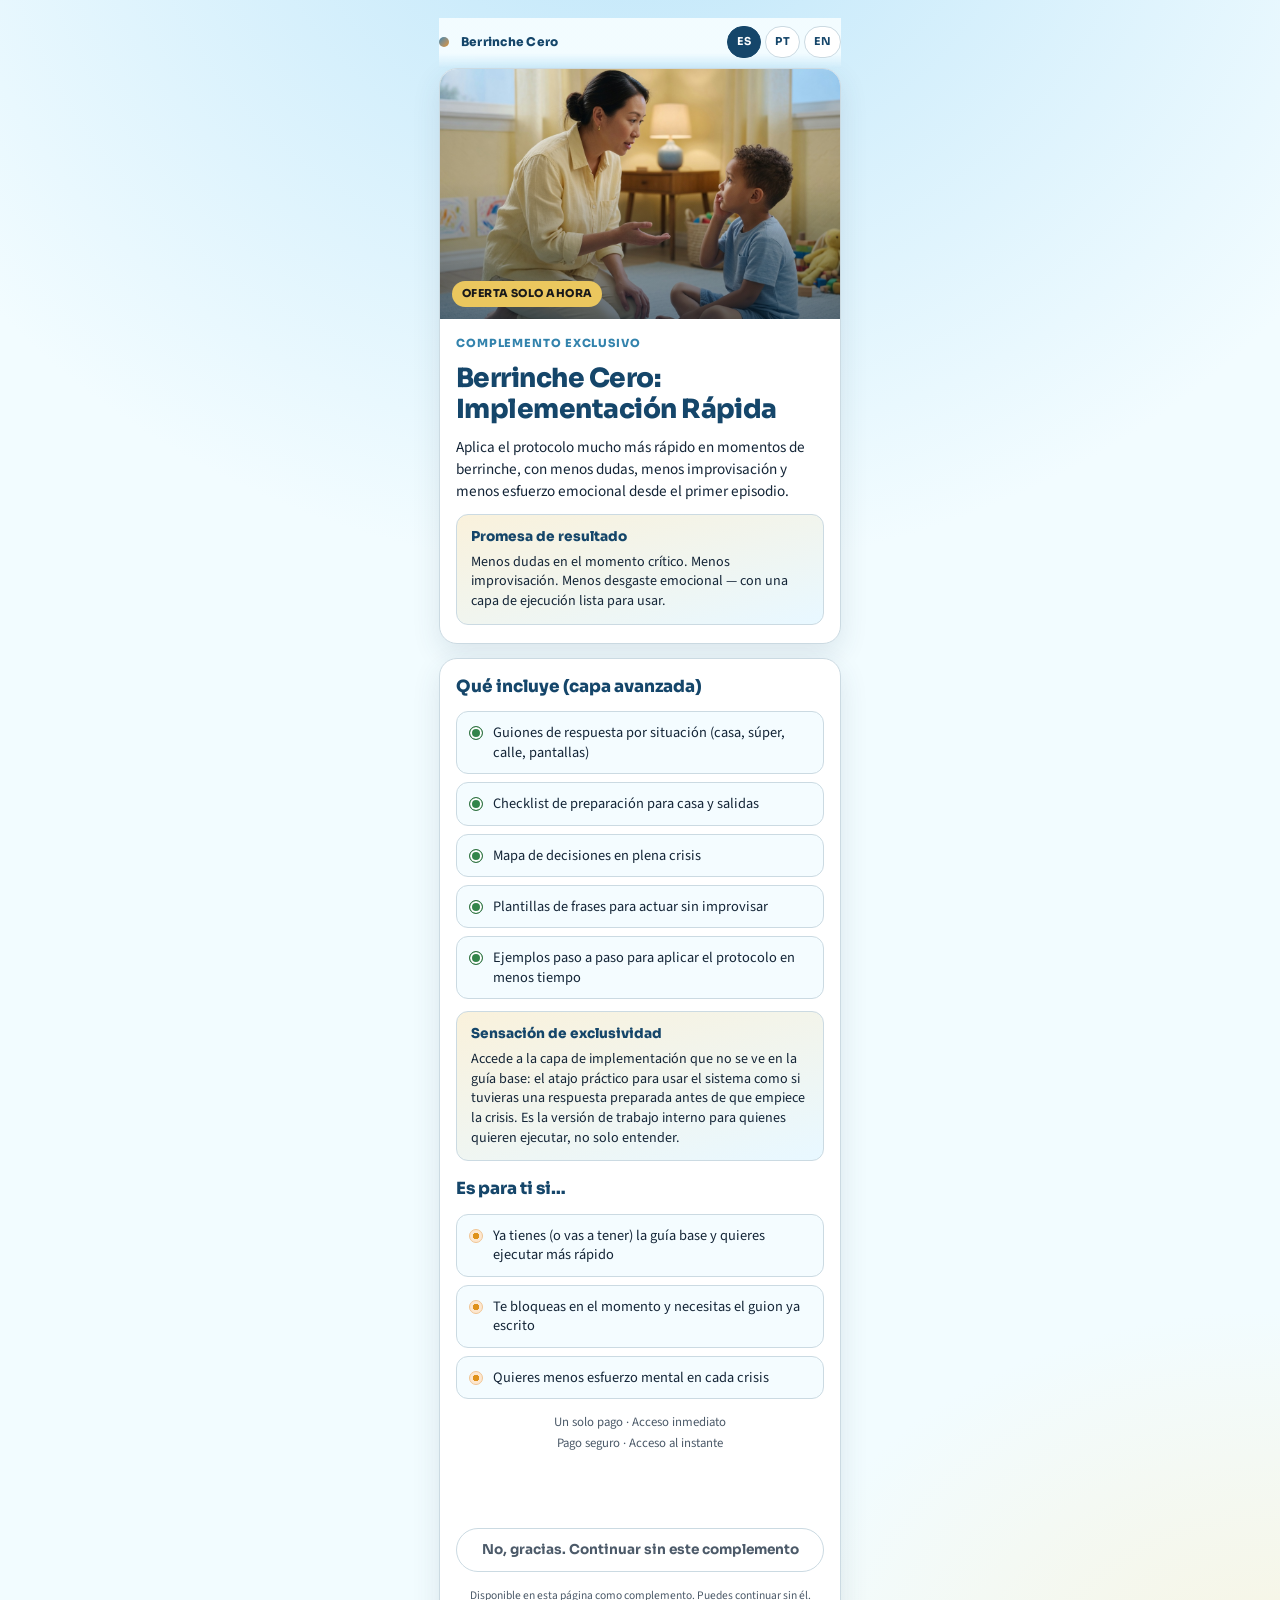
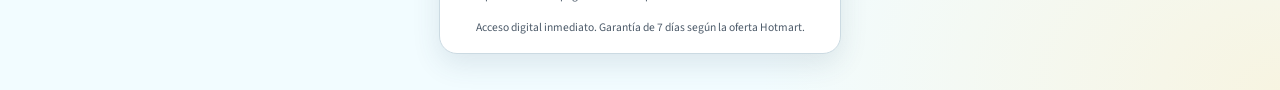
<file: upsell/index.html>
<!DOCTYPE html>
<html lang="es">
  <head>
    <meta charset="UTF-8" />
    <meta name="viewport" content="width=device-width, initial-scale=1, viewport-fit=cover" />
    <meta
      name="description"
      content="Berrinche Cero Implementación Rápida: aplica el protocolo con menos dudas e improvisación."
    />
    <meta name="theme-color" content="#2a5f86" />
    <title>Implementación Rápida | Berrinche Cero</title>
    <!-- Meta Pixel Code — PageView only -->
    <script>
      !(function (f, b, e, v, n, t, s) {
        if (f.fbq) return;
        n = f.fbq = function () {
          n.callMethod ? n.callMethod.apply(n, arguments) : n.queue.push(arguments);
        };
        if (!f._fbq) f._fbq = n;
        n.push = n;
        n.loaded = !0;
        n.version = "2.0";
        n.queue = [];
        t = b.createElement(e);
        t.async = !0;
        t.src = v;
        s = b.getElementsByTagName(e)[0];
        s.parentNode.insertBefore(t, s);
      })(window, document, "script", "https://connect.facebook.net/en_US/fbevents.js");
      fbq("init", "1692279998539511");
      fbq("track", "PageView");
    </script>
    <noscript
      ><img
        height="1"
        width="1"
        style="display: none"
        src="https://www.facebook.com/tr?id=1692279998539511&ev=PageView&noscript=1"
        alt=""
    /></noscript>
    <!-- End Meta Pixel Code -->
    <link rel="preconnect" href="https://fonts.googleapis.com" />
    <link rel="preconnect" href="https://fonts.gstatic.com" crossorigin />
    <link
      href="https://fonts.googleapis.com/css2?family=Sora:wght@600;700;800&family=Source+Sans+3:ital,wght@0,400;0,600;0,700;1,400&display=swap"
      rel="stylesheet"
    />
    <link rel="stylesheet" href="../css/funnel.css" />
  </head>
  <body data-page="upsell" data-assets="../assets/images/">
    <div class="app">
      <header class="topbar">
        <span class="brand-dot" aria-hidden="true"></span>
        <span class="brand-mini">Berrinche Cero</span>
        <div class="lang" role="group" aria-label="Idioma">
          <button type="button" data-lang="es" aria-pressed="true">ES</button>
          <button type="button" data-lang="pt" aria-pressed="false">PT</button>
          <button type="button" data-lang="en" aria-pressed="false">EN</button>
        </div>
      </header>
      <main class="funnel-main" id="funnel-main"></main>
    </div>
    <script src="../js/meta-pixel.js?v=8"></script>
    <script src="../js/funnel-i18n.js?v=8"></script>
    <script src="../js/funnel.js?v=8"></script>
  </body>
</html>
</file>
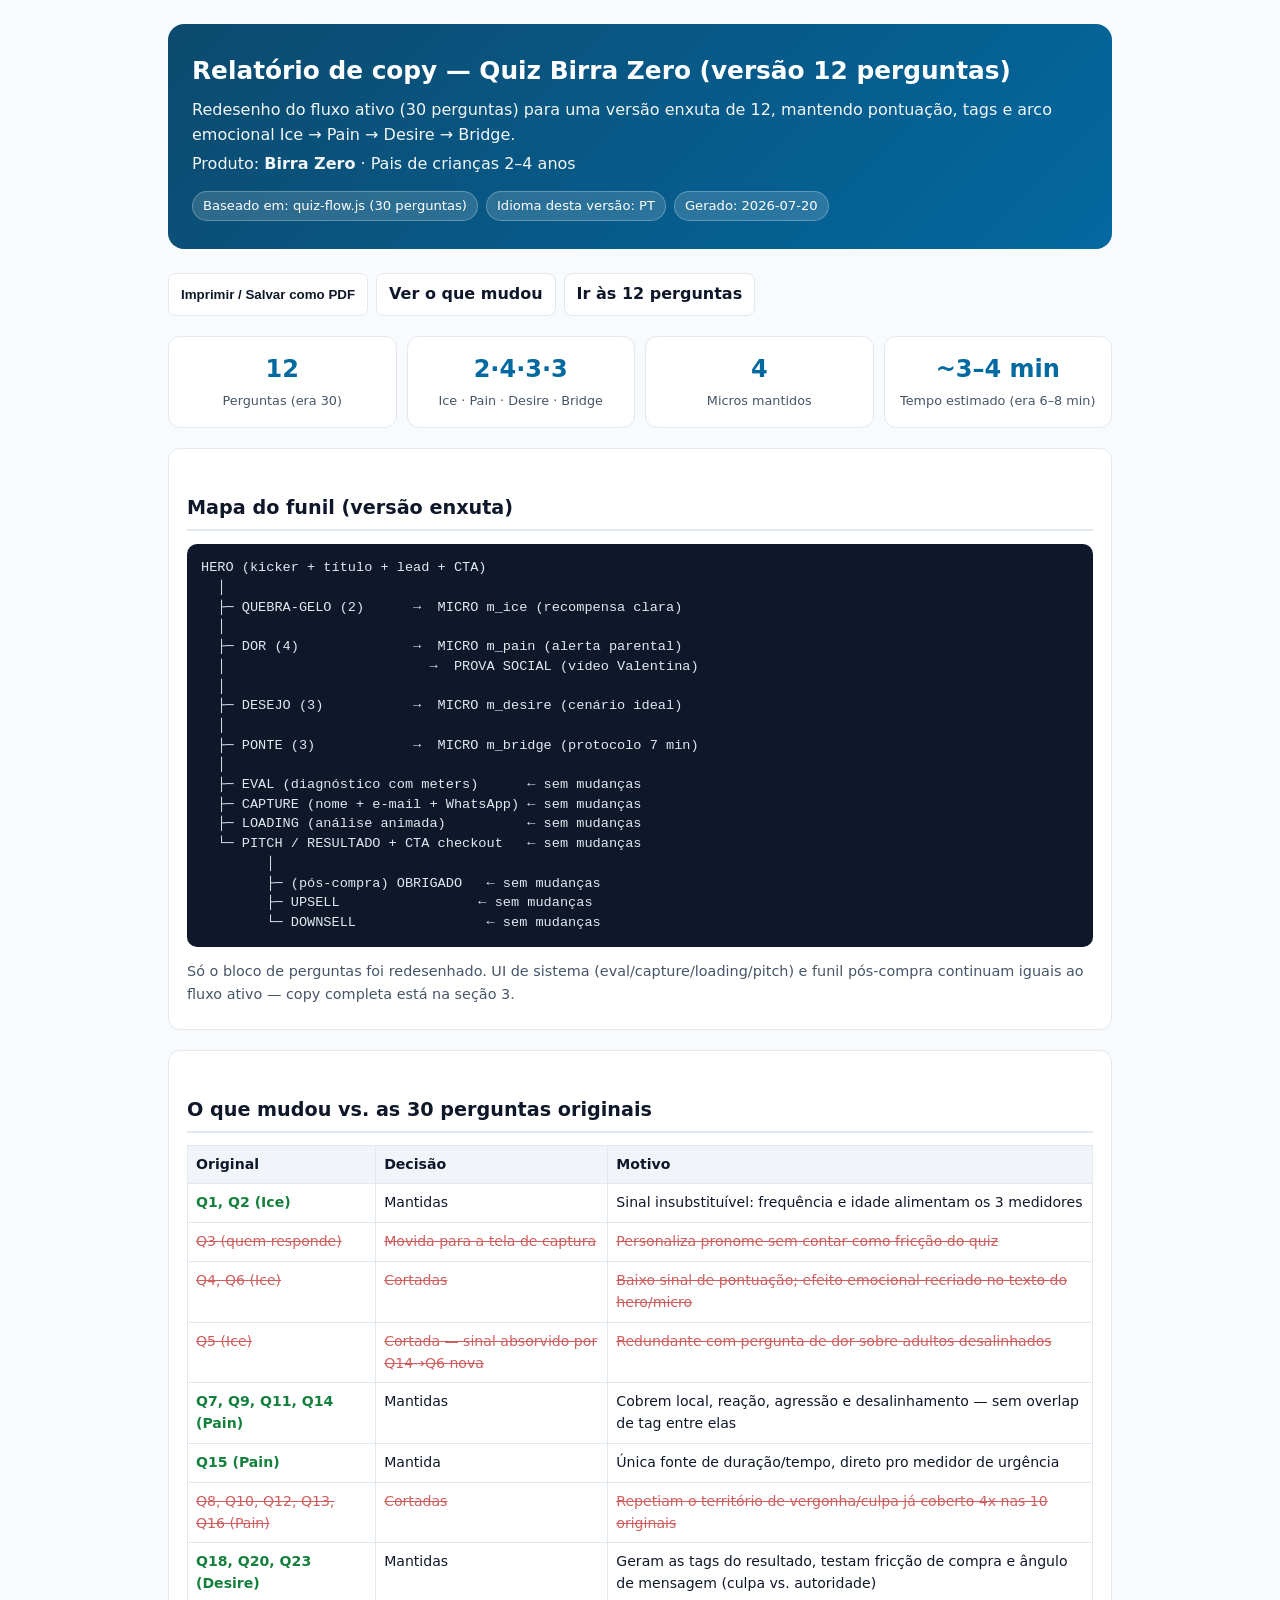
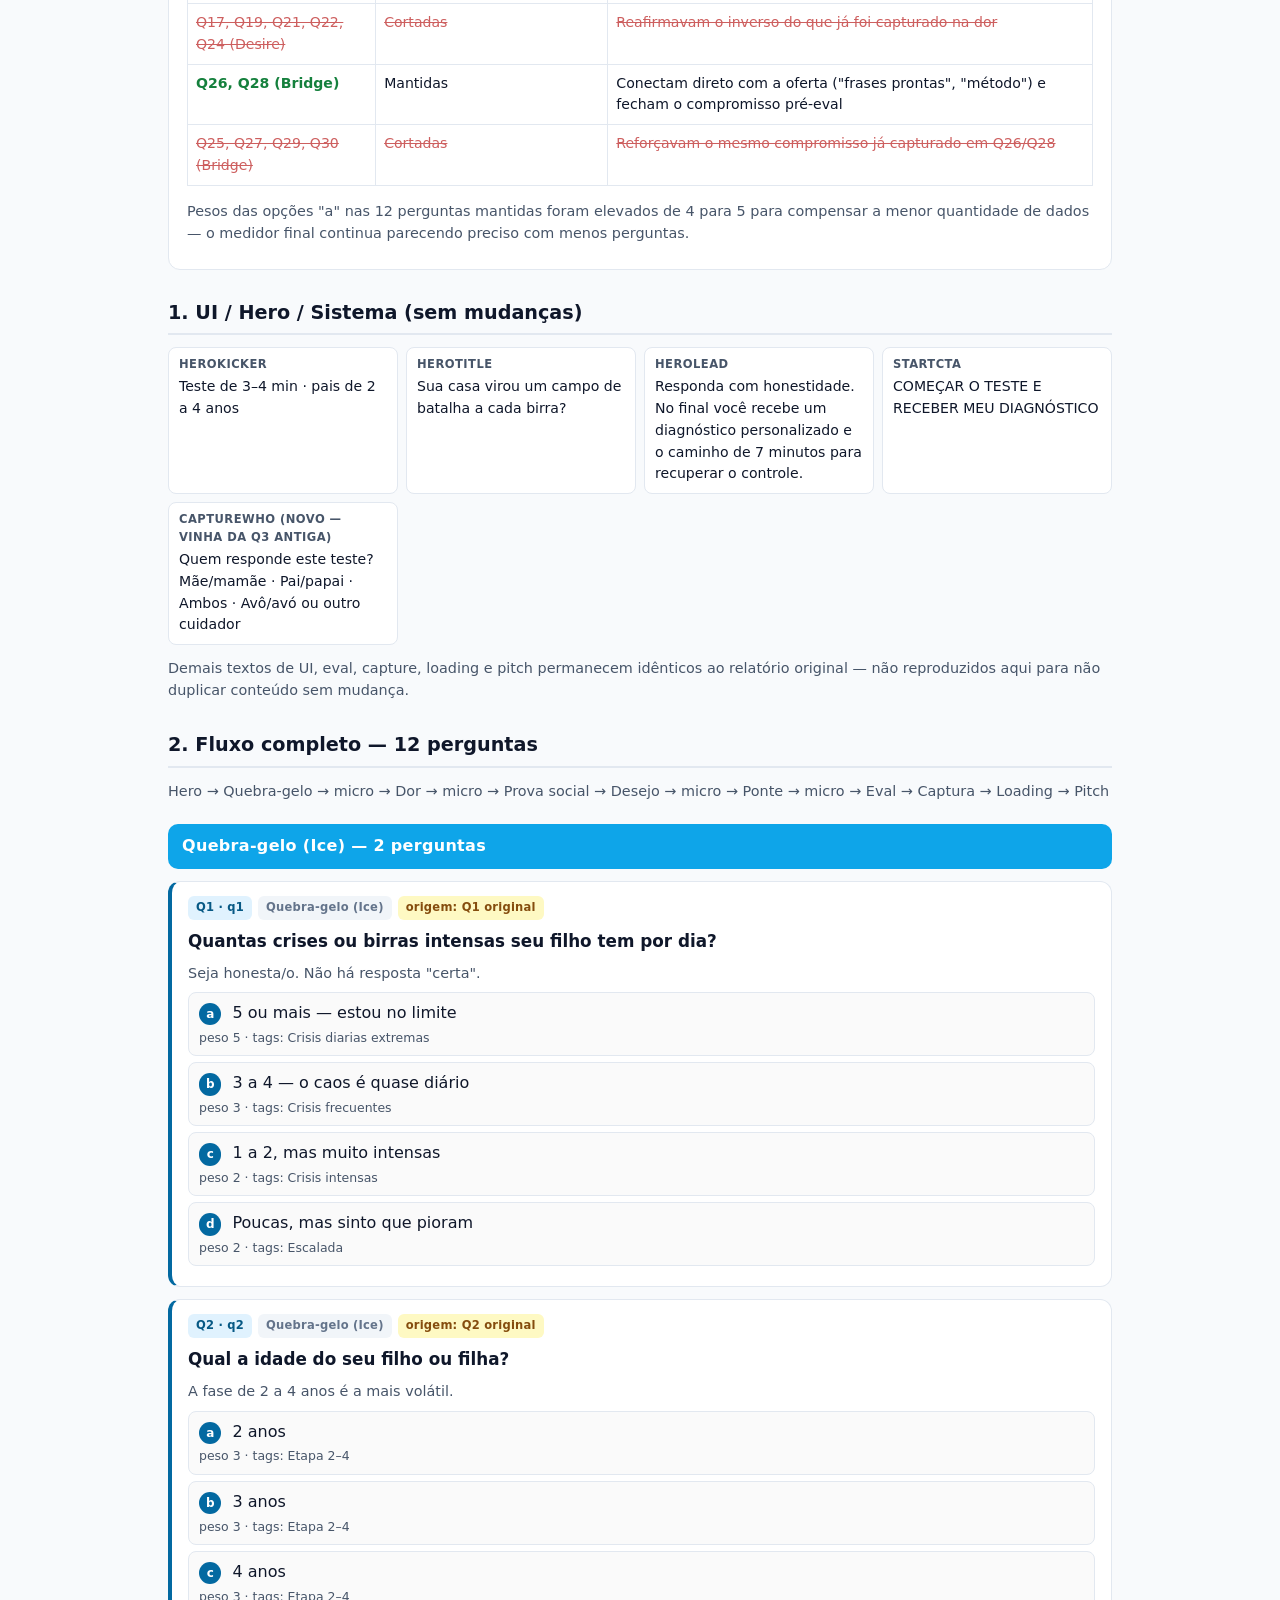
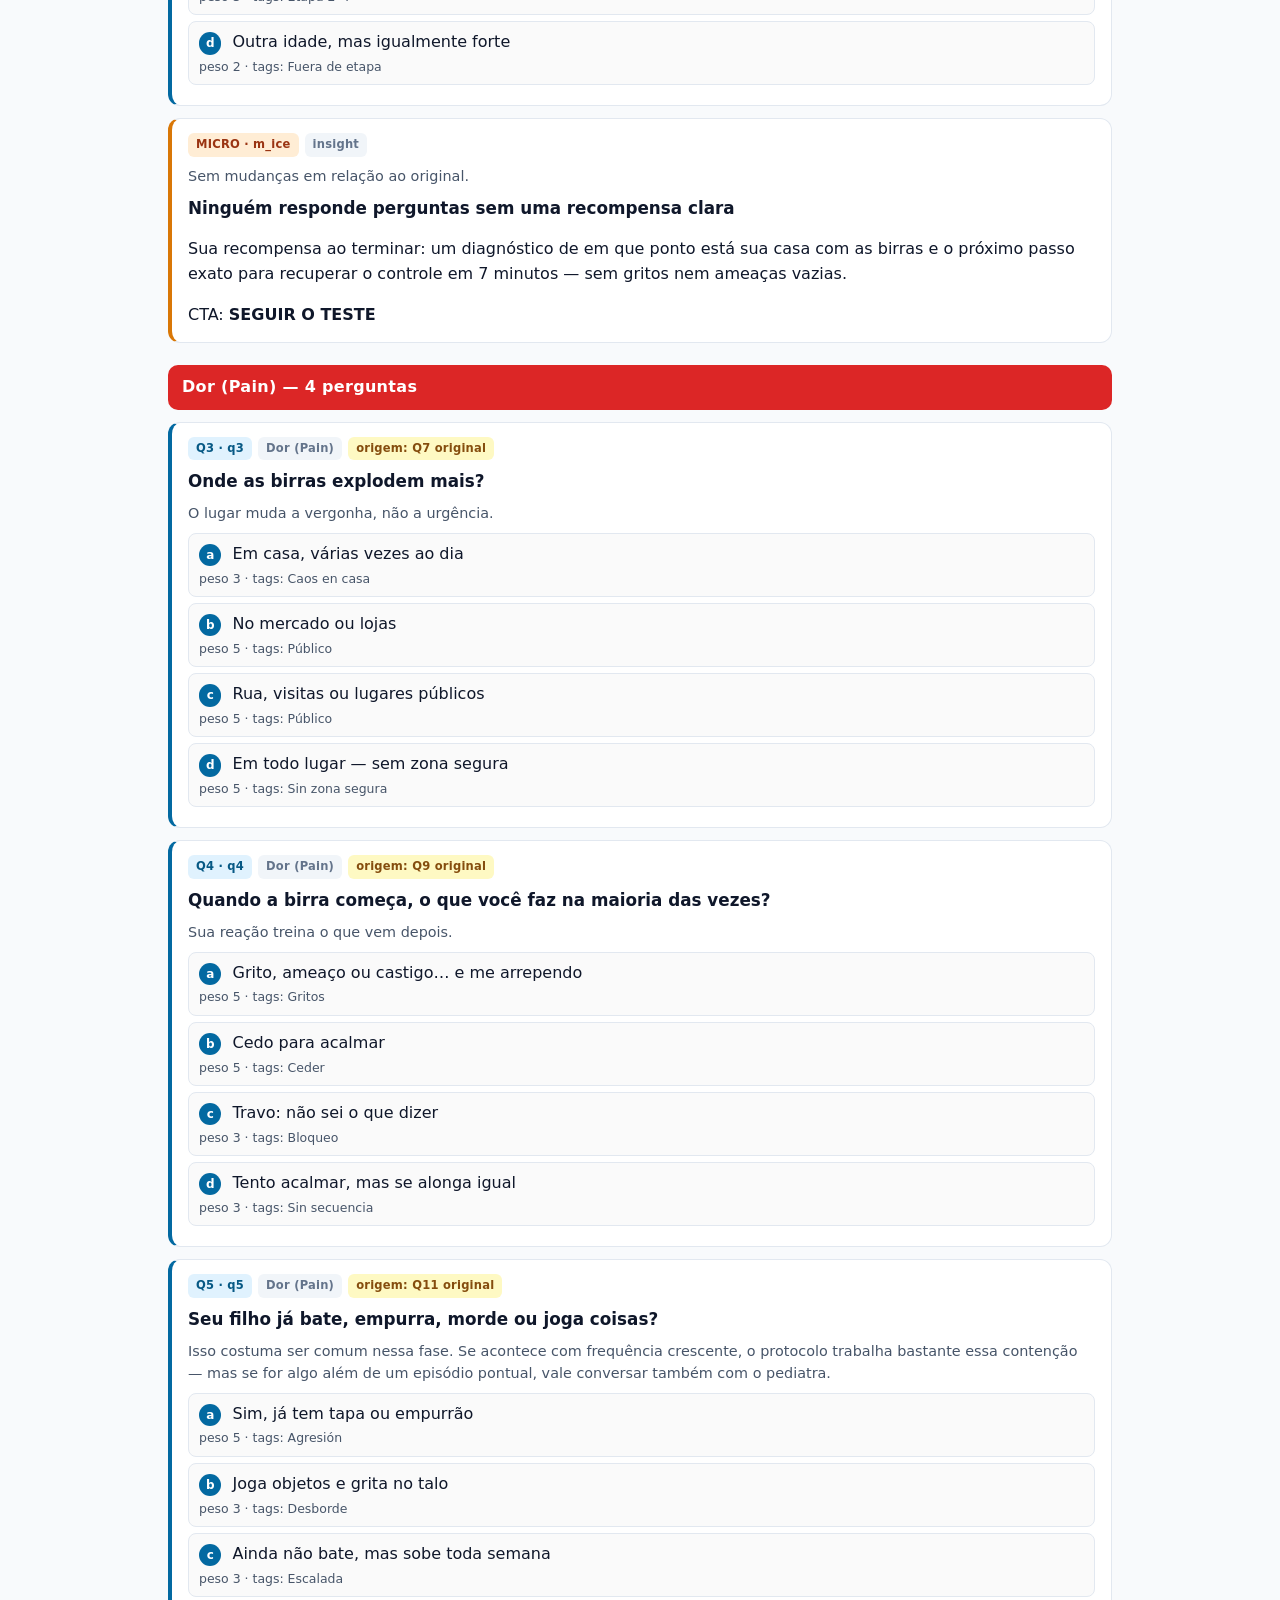
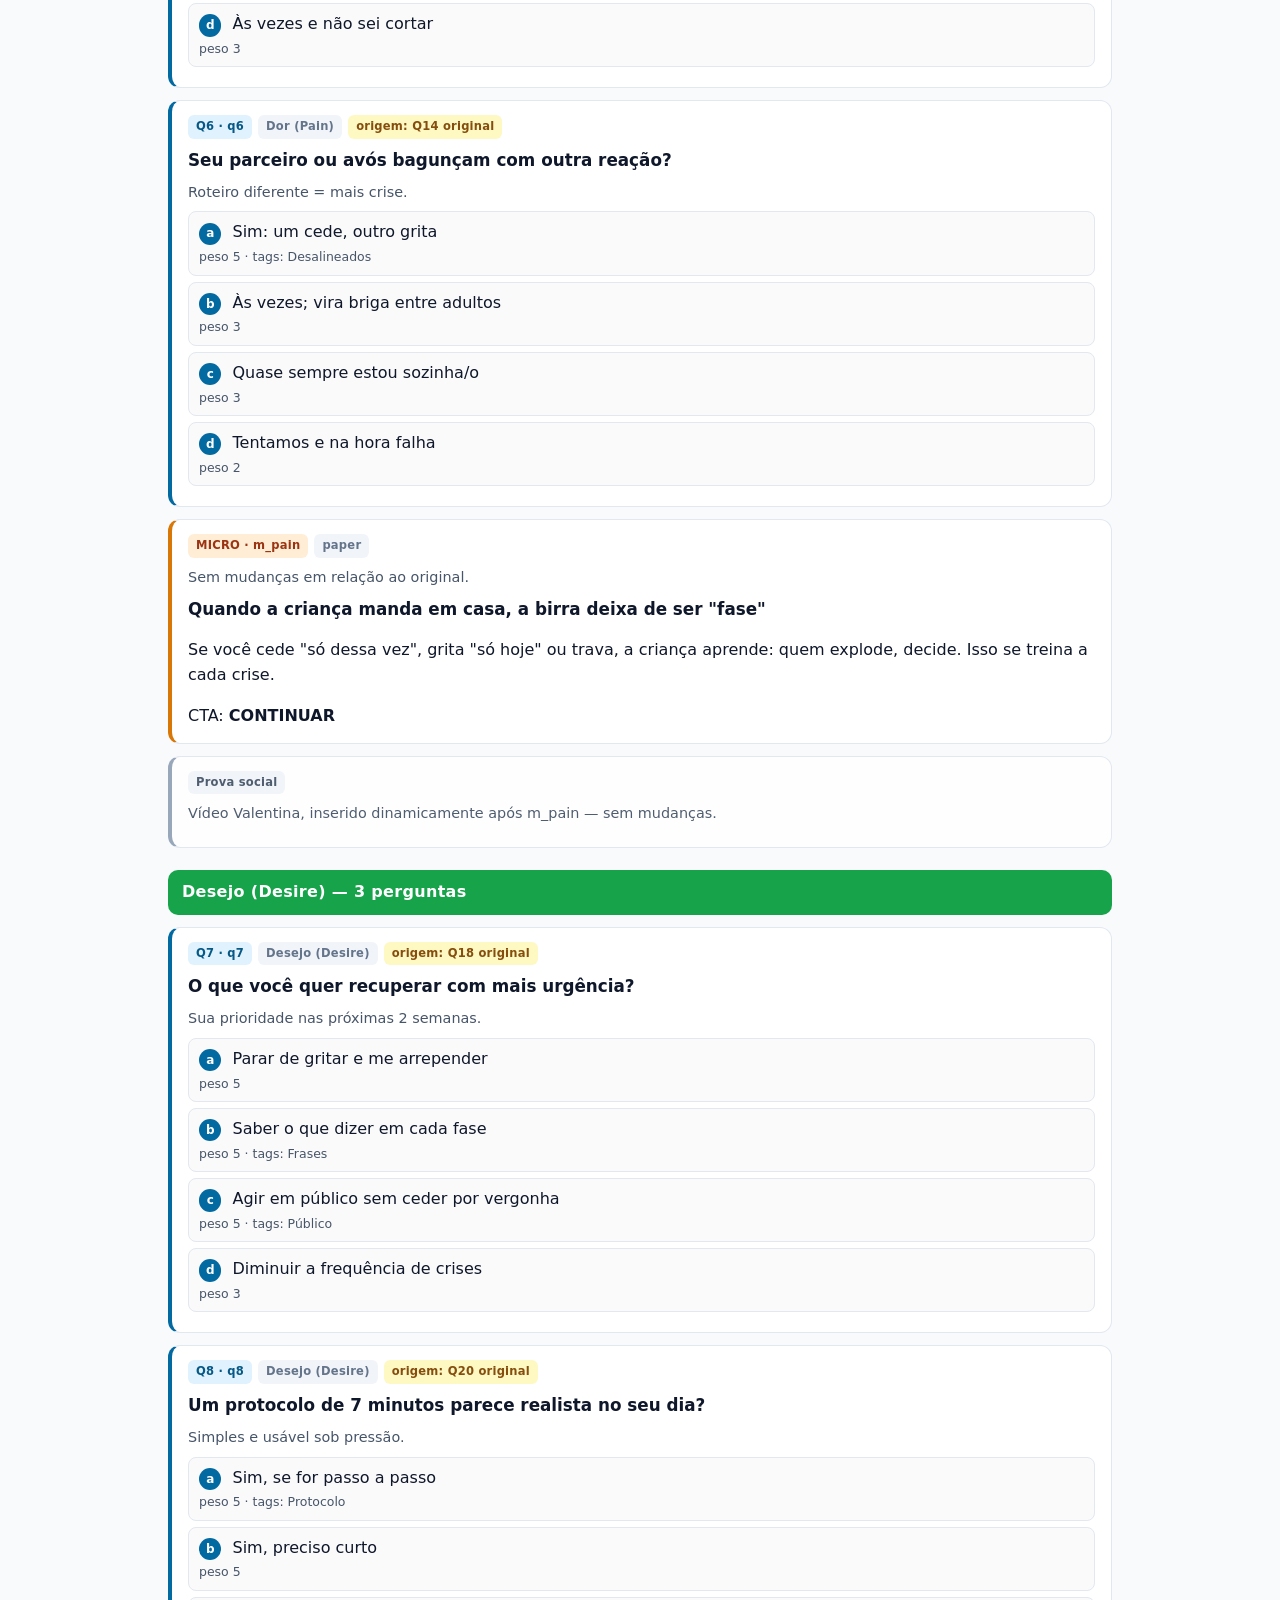
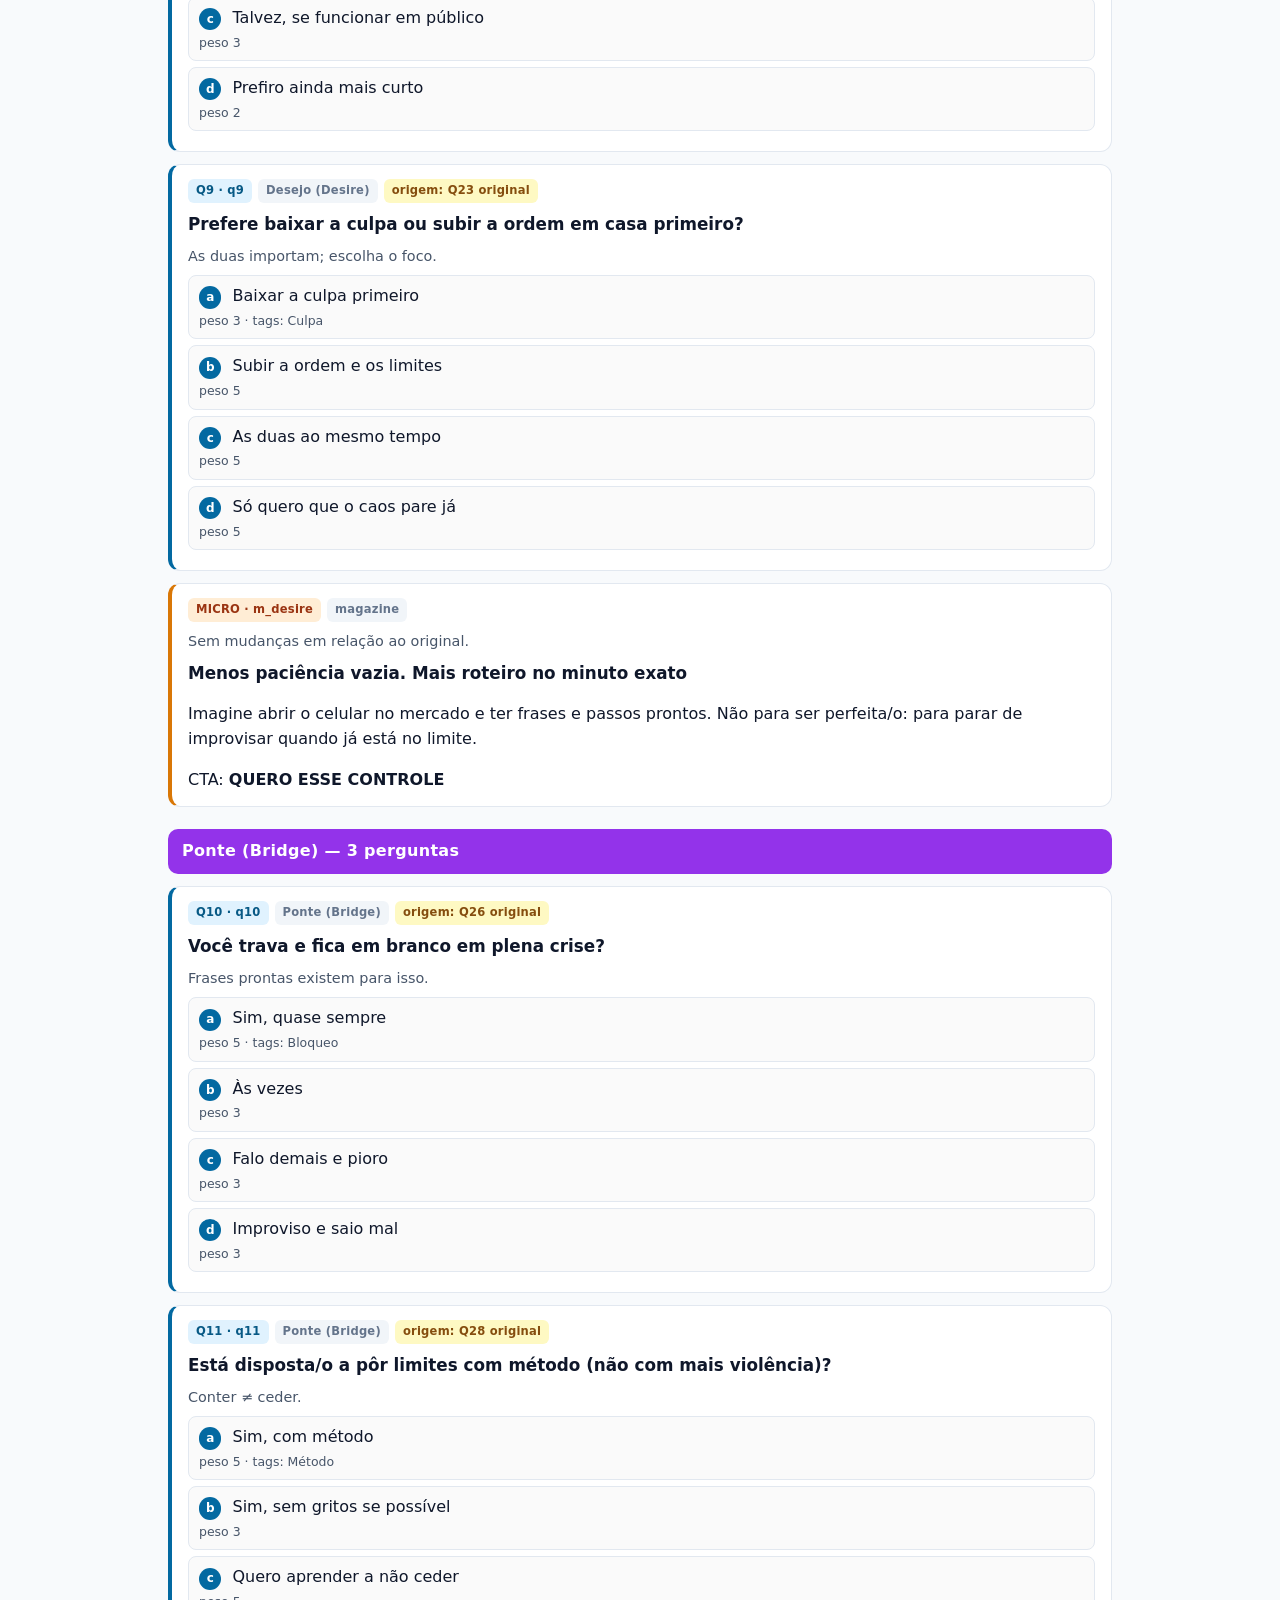
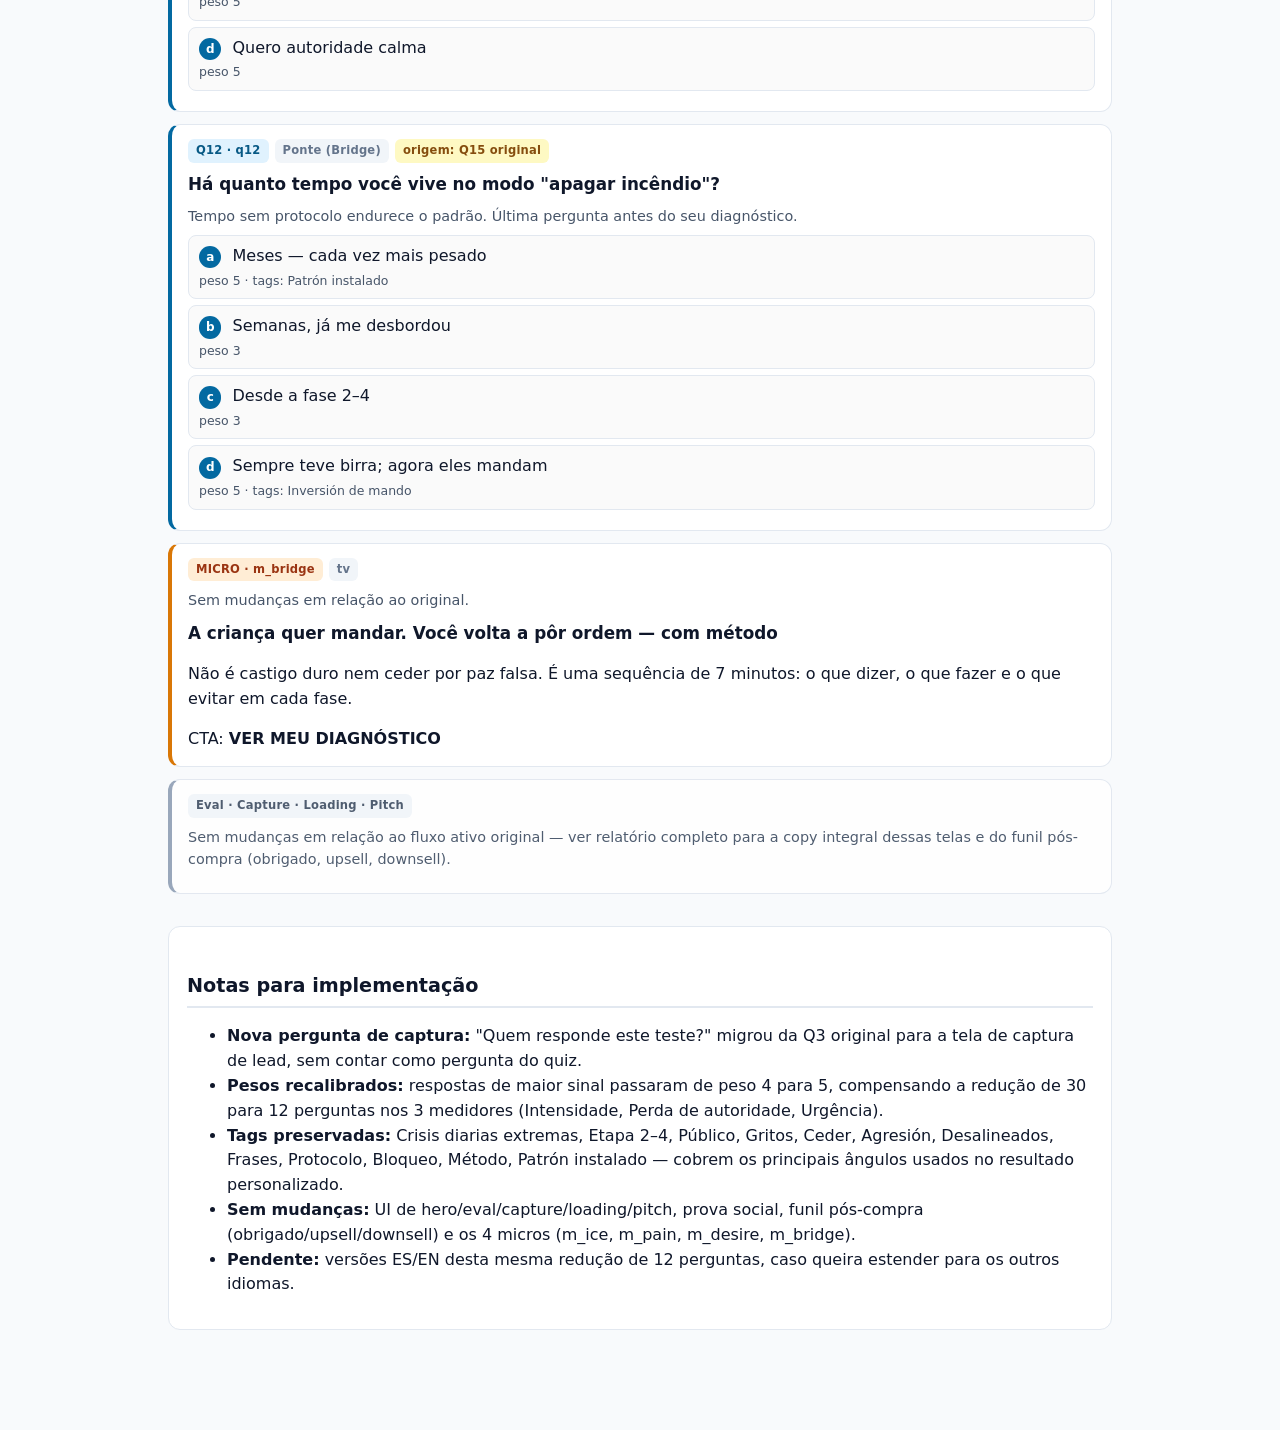
<file: archive/relatorio-copy-quiz-12-perguntas.html>
<!DOCTYPE html>
<html lang="pt-BR">
<head>
<meta charset="utf-8" />
<meta name="viewport" content="width=device-width, initial-scale=1" />
<title>Relatório de copy — Quiz Birra Zero (versão 12 perguntas)</title>
<style>
  :root {
    --ink: #0f172a;
    --muted: #475569;
    --line: #e2e8f0;
    --bg: #f8fafc;
    --card: #fff;
    --accent: #0369a1;
    --ice: #0ea5e9;
    --pain: #dc2626;
    --desire: #16a34a;
    --bridge: #9333ea;
    --micro: #d97706;
    --cut: #b91c1c;
    --keep: #15803d;
  }
  * { box-sizing: border-box; }
  body {
    margin: 0; font-family: "Segoe UI", system-ui, -apple-system, sans-serif;
    color: var(--ink); background: var(--bg); line-height: 1.55;
  }
  .wrap { max-width: 980px; margin: 0 auto; padding: 24px 18px 80px; }
  header.report {
    background: linear-gradient(135deg, #0c4a6e, #0369a1);
    color: #fff; border-radius: 16px; padding: 28px 24px; margin-bottom: 24px;
  }
  header.report h1 { margin: 0 0 8px; font-size: 1.55rem; }
  header.report p { margin: 4px 0; opacity: .95; }
  .meta-row { display: flex; flex-wrap: wrap; gap: 8px; margin-top: 14px; }
  .chip {
    background: rgba(255,255,255,.15); border: 1px solid rgba(255,255,255,.25);
    padding: 4px 10px; border-radius: 999px; font-size: .82rem;
  }
  .stats {
    display: grid; grid-template-columns: repeat(auto-fit, minmax(140px, 1fr));
    gap: 10px; margin-bottom: 20px;
  }
  .stat {
    background: var(--card); border: 1px solid var(--line); border-radius: 12px;
    padding: 14px; text-align: center;
  }
  .stat b { display: block; font-size: 1.5rem; color: var(--accent); }
  .stat span { font-size: .8rem; color: var(--muted); }
  .overview-card, .map, .changelog {
    background: var(--card); border: 1px solid var(--line); border-radius: 12px;
    padding: 16px 18px; margin-bottom: 20px;
  }
  .map pre {
    background: #0f172a; color: #e2e8f0; padding: 14px; border-radius: 10px;
    overflow-x: auto; font-size: .85rem; line-height: 1.45;
  }
  h2 { font-size: 1.2rem; margin: 28px 0 12px; border-bottom: 2px solid var(--line); padding-bottom: 6px; }
  h3 { font-size: 1.05rem; margin: 0 0 8px; }
  h4 { font-size: .95rem; margin: 14px 0 6px; color: var(--muted); }
  .card {
    background: var(--card); border: 1px solid var(--line); border-radius: 12px;
    padding: 14px 16px; margin-bottom: 12px;
  }
  .card.micro { border-left: 4px solid var(--micro); }
  .card.q { border-left: 4px solid var(--accent); }
  .card.sys { border-left: 4px solid #94a3b8; opacity: .95; }
  .card.funnel { border-left: 4px solid #0f766e; }
  .card-head { display: flex; flex-wrap: wrap; gap: 6px; margin-bottom: 8px; }
  .badge {
    font-size: .72rem; font-weight: 700; letter-spacing: .02em;
    padding: 3px 8px; border-radius: 6px; background: #e0f2fe; color: #075985;
  }
  .badge.q { background: #e0f2fe; color: #075985; }
  .badge.micro { background: #ffedd5; color: #9a3412; }
  .badge.sys { background: #f1f5f9; color: #475569; }
  .badge.funnel { background: #ccfbf1; color: #115e59; }
  .badge.soft { background: #f1f5f9; color: #64748b; font-weight: 600; }
  .badge.origin { background: #fef9c3; color: #854d0e; }
  .help { color: var(--muted); font-size: .9rem; margin: 0 0 8px; }
  .opts { margin: 0; padding-left: 0; list-style: none; }
  .opts li {
    padding: 8px 10px; border: 1px solid var(--line); border-radius: 8px;
    margin-bottom: 6px; background: #fafafa;
  }
  .oid {
    display: inline-flex; width: 1.4rem; height: 1.4rem; align-items: center; justify-content: center;
    background: var(--accent); color: #fff; border-radius: 50%; font-size: .75rem; font-weight: 700;
    margin-right: 6px;
  }
  .meta { display: block; font-size: .78rem; color: var(--muted); margin-top: 2px; }
  .section-banner {
    margin: 22px 0 12px; padding: 10px 14px; border-radius: 10px;
    font-weight: 800; color: #fff; letter-spacing: .02em;
  }
  .block-ice { background: var(--ice); }
  .block-pain { background: var(--pain); }
  .block-desire { background: var(--desire); }
  .block-bridge { background: var(--bridge); }
  .ui-grid {
    display: grid; grid-template-columns: repeat(auto-fit, minmax(220px, 1fr));
    gap: 8px; margin-bottom: 12px;
  }
  .ui-item {
    border: 1px solid var(--line); border-radius: 8px; padding: 8px 10px; background: #fff;
    font-size: .88rem;
  }
  .ui-item strong { display: block; font-size: .72rem; text-transform: uppercase; letter-spacing: .04em; color: var(--muted); }
  .ui-item .val { margin-top: 2px; }
  .ui-item ul { margin: 4px 0 0; padding-left: 1.1rem; }
  blockquote {
    margin: 10px 0; padding: 10px 14px; border-left: 3px solid var(--micro);
    background: #fffbeb; border-radius: 0 8px 8px 0; font-style: italic;
  }
  blockquote footer { font-style: normal; font-size: .85rem; color: var(--muted); margin-top: 6px; }
  .cta { margin: 8px 0 0; }
  table { width: 100%; border-collapse: collapse; font-size: .88rem; margin: 8px 0 14px; }
  th, td { border: 1px solid var(--line); padding: 8px; text-align: left; vertical-align: top; }
  th { background: #f1f5f9; }
  .actions { display: flex; gap: 8px; flex-wrap: wrap; margin: 12px 0 20px; }
  .actions button, .actions a {
    border: 1px solid var(--line); background: #fff; border-radius: 8px;
    padding: 8px 12px; cursor: pointer; text-decoration: none; color: var(--ink); font-weight: 600;
  }
  .cutrow td { color: var(--cut); text-decoration: line-through; opacity: .7; }
  .keeprow td:first-child { font-weight: 700; color: var(--keep); }
  @media print {
    .actions { display: none !important; }
    .card { break-inside: avoid; }
    body { background: #fff; }
    header.report { -webkit-print-color-adjust: exact; print-color-adjust: exact; }
  }
</style>
</head>
<body>
<div class="wrap">
  <header class="report">
    <h1>Relatório de copy — Quiz Birra Zero (versão 12 perguntas)</h1>
    <p>Redesenho do fluxo ativo (30 perguntas) para uma versão enxuta de 12, mantendo pontuação, tags e arco emocional Ice → Pain → Desire → Bridge.</p>
    <p>Produto: <strong>Birra Zero</strong> · Pais de crianças 2–4 anos</p>
    <div class="meta-row">
      <span class="chip">Baseado em: quiz-flow.js (30 perguntas)</span>
      <span class="chip">Idioma desta versão: PT</span>
      <span class="chip">Gerado: 2026-07-20</span>
    </div>
  </header>

  <div class="actions">
    <button type="button" onclick="window.print()">Imprimir / Salvar como PDF</button>
    <a href="#changelog">Ver o que mudou</a>
    <a href="#perguntas">Ir às 12 perguntas</a>
  </div>

  <div class="stats">
    <div class="stat"><b>12</b><span>Perguntas (era 30)</span></div>
    <div class="stat"><b>2·4·3·3</b><span>Ice · Pain · Desire · Bridge</span></div>
    <div class="stat"><b>4</b><span>Micros mantidos</span></div>
    <div class="stat"><b>~3–4 min</b><span>Tempo estimado (era 6–8 min)</span></div>
  </div>

  <section class="map" id="mapa">
    <h2>Mapa do funil (versão enxuta)</h2>
    <pre>HERO (kicker + título + lead + CTA)
  │
  ├─ QUEBRA-GELO (2)      →  MICRO m_ice (recompensa clara)
  │
  ├─ DOR (4)              →  MICRO m_pain (alerta parental)
  │                         →  PROVA SOCIAL (vídeo Valentina)
  │
  ├─ DESEJO (3)           →  MICRO m_desire (cenário ideal)
  │
  ├─ PONTE (3)            →  MICRO m_bridge (protocolo 7 min)
  │
  ├─ EVAL (diagnóstico com meters)      ← sem mudanças
  ├─ CAPTURE (nome + e-mail + WhatsApp) ← sem mudanças
  ├─ LOADING (análise animada)          ← sem mudanças
  └─ PITCH / RESULTADO + CTA checkout   ← sem mudanças
        │
        ├─ (pós-compra) OBRIGADO   ← sem mudanças
        ├─ UPSELL                 ← sem mudanças
        └─ DOWNSELL                ← sem mudanças</pre>
    <p class="help">Só o bloco de perguntas foi redesenhado. UI de sistema (eval/capture/loading/pitch) e funil pós-compra continuam iguais ao fluxo ativo — copy completa está na seção 3.</p>
  </section>

  <section class="changelog" id="changelog">
    <h2>O que mudou vs. as 30 perguntas originais</h2>
    <table>
      <thead><tr><th>Original</th><th>Decisão</th><th>Motivo</th></tr></thead>
      <tbody>
        <tr class="keeprow"><td>Q1, Q2 (Ice)</td><td>Mantidas</td><td>Sinal insubstituível: frequência e idade alimentam os 3 medidores</td></tr>
        <tr class="cutrow"><td>Q3 (quem responde)</td><td>Movida para a tela de captura</td><td>Personaliza pronome sem contar como fricção do quiz</td></tr>
        <tr class="cutrow"><td>Q4, Q6 (Ice)</td><td>Cortadas</td><td>Baixo sinal de pontuação; efeito emocional recriado no texto do hero/micro</td></tr>
        <tr class="cutrow"><td>Q5 (Ice)</td><td>Cortada — sinal absorvido por Q14→Q6 nova</td><td>Redundante com pergunta de dor sobre adultos desalinhados</td></tr>
        <tr class="keeprow"><td>Q7, Q9, Q11, Q14 (Pain)</td><td>Mantidas</td><td>Cobrem local, reação, agressão e desalinhamento — sem overlap de tag entre elas</td></tr>
        <tr class="keeprow"><td>Q15 (Pain)</td><td>Mantida</td><td>Única fonte de duração/tempo, direto pro medidor de urgência</td></tr>
        <tr class="cutrow"><td>Q8, Q10, Q12, Q13, Q16 (Pain)</td><td>Cortadas</td><td>Repetiam o território de vergonha/culpa já coberto 4x nas 10 originais</td></tr>
        <tr class="keeprow"><td>Q18, Q20, Q23 (Desire)</td><td>Mantidas</td><td>Geram as tags do resultado, testam fricção de compra e ângulo de mensagem (culpa vs. autoridade)</td></tr>
        <tr class="cutrow"><td>Q17, Q19, Q21, Q22, Q24 (Desire)</td><td>Cortadas</td><td>Reafirmavam o inverso do que já foi capturado na dor</td></tr>
        <tr class="keeprow"><td>Q26, Q28 (Bridge)</td><td>Mantidas</td><td>Conectam direto com a oferta ("frases prontas", "método") e fecham o compromisso pré-eval</td></tr>
        <tr class="cutrow"><td>Q25, Q27, Q29, Q30 (Bridge)</td><td>Cortadas</td><td>Reforçavam o mesmo compromisso já capturado em Q26/Q28</td></tr>
      </tbody>
    </table>
    <p class="help">Pesos das opções "a" nas 12 perguntas mantidas foram elevados de 4 para 5 para compensar a menor quantidade de dados — o medidor final continua parecendo preciso com menos perguntas.</p>
  </section>

  <section id="perguntas">
    <h2>1. UI / Hero / Sistema (sem mudanças)</h2>
    <div class="ui-grid">
      <div class="ui-item"><strong>heroKicker</strong><div class="val">Teste de 3–4 min · pais de 2 a 4 anos</div></div>
      <div class="ui-item"><strong>heroTitle</strong><div class="val">Sua casa virou um campo de batalha a cada birra?</div></div>
      <div class="ui-item"><strong>heroLead</strong><div class="val">Responda com honestidade. No final você recebe um diagnóstico personalizado e o caminho de 7 minutos para recuperar o controle.</div></div>
      <div class="ui-item"><strong>startCta</strong><div class="val">COMEÇAR O TESTE E RECEBER MEU DIAGNÓSTICO</div></div>
      <div class="ui-item"><strong>captureWho (novo — vinha da Q3 antiga)</strong><div class="val">Quem responde este teste? Mãe/mamãe · Pai/papai · Ambos · Avô/avó ou outro cuidador</div></div>
    </div>
    <p class="help">Demais textos de UI, eval, capture, loading e pitch permanecem idênticos ao relatório original — não reproduzidos aqui para não duplicar conteúdo sem mudança.</p>

    <h2>2. Fluxo completo — 12 perguntas</h2>
    <p class="help">Hero → Quebra-gelo → micro → Dor → micro → Prova social → Desejo → micro → Ponte → micro → Eval → Captura → Loading → Pitch</p>

    <div class="section-banner block-ice">Quebra-gelo (Ice) — 2 perguntas</div>

    <article class="card q" id="q1">
      <div class="card-head"><span class="badge q">Q1 · q1</span><span class="badge soft">Quebra-gelo (Ice)</span><span class="badge origin">origem: Q1 original</span></div>
      <h3>Quantas crises ou birras intensas seu filho tem por dia?</h3>
      <p class="help">Seja honesta/o. Não há resposta "certa".</p>
      <ol class="opts">
        <li><span class="oid">a</span> 5 ou mais — estou no limite<span class="meta">peso 5 · tags: Crisis diarias extremas</span></li>
        <li><span class="oid">b</span> 3 a 4 — o caos é quase diário<span class="meta">peso 3 · tags: Crisis frecuentes</span></li>
        <li><span class="oid">c</span> 1 a 2, mas muito intensas<span class="meta">peso 2 · tags: Crisis intensas</span></li>
        <li><span class="oid">d</span> Poucas, mas sinto que pioram<span class="meta">peso 2 · tags: Escalada</span></li>
      </ol>
    </article>

    <article class="card q" id="q2">
      <div class="card-head"><span class="badge q">Q2 · q2</span><span class="badge soft">Quebra-gelo (Ice)</span><span class="badge origin">origem: Q2 original</span></div>
      <h3>Qual a idade do seu filho ou filha?</h3>
      <p class="help">A fase de 2 a 4 anos é a mais volátil.</p>
      <ol class="opts">
        <li><span class="oid">a</span> 2 anos<span class="meta">peso 3 · tags: Etapa 2–4</span></li>
        <li><span class="oid">b</span> 3 anos<span class="meta">peso 3 · tags: Etapa 2–4</span></li>
        <li><span class="oid">c</span> 4 anos<span class="meta">peso 3 · tags: Etapa 2–4</span></li>
        <li><span class="oid">d</span> Outra idade, mas igualmente forte<span class="meta">peso 2 · tags: Fuera de etapa</span></li>
      </ol>
    </article>

    <article class="card micro" id="m_ice">
      <div class="card-head"><span class="badge micro">MICRO · m_ice</span><span class="badge soft">insight</span></div>
      <p class="help">Sem mudanças em relação ao original.</p>
      <h3>Ninguém responde perguntas sem uma recompensa clara</h3>
      <p>Sua recompensa ao terminar: um diagnóstico de em que ponto está sua casa com as birras e o próximo passo exato para recuperar o controle em 7 minutos — sem gritos nem ameaças vazias.</p>
      <p class="cta">CTA: <strong>SEGUIR O TESTE</strong></p>
    </article>

    <div class="section-banner block-pain">Dor (Pain) — 4 perguntas</div>

    <article class="card q" id="q3">
      <div class="card-head"><span class="badge q">Q3 · q3</span><span class="badge soft">Dor (Pain)</span><span class="badge origin">origem: Q7 original</span></div>
      <h3>Onde as birras explodem mais?</h3>
      <p class="help">O lugar muda a vergonha, não a urgência.</p>
      <ol class="opts">
        <li><span class="oid">a</span> Em casa, várias vezes ao dia<span class="meta">peso 3 · tags: Caos en casa</span></li>
        <li><span class="oid">b</span> No mercado ou lojas<span class="meta">peso 5 · tags: Público</span></li>
        <li><span class="oid">c</span> Rua, visitas ou lugares públicos<span class="meta">peso 5 · tags: Público</span></li>
        <li><span class="oid">d</span> Em todo lugar — sem zona segura<span class="meta">peso 5 · tags: Sin zona segura</span></li>
      </ol>
    </article>

    <article class="card q" id="q4">
      <div class="card-head"><span class="badge q">Q4 · q4</span><span class="badge soft">Dor (Pain)</span><span class="badge origin">origem: Q9 original</span></div>
      <h3>Quando a birra começa, o que você faz na maioria das vezes?</h3>
      <p class="help">Sua reação treina o que vem depois.</p>
      <ol class="opts">
        <li><span class="oid">a</span> Grito, ameaço ou castigo… e me arrependo<span class="meta">peso 5 · tags: Gritos</span></li>
        <li><span class="oid">b</span> Cedo para acalmar<span class="meta">peso 5 · tags: Ceder</span></li>
        <li><span class="oid">c</span> Travo: não sei o que dizer<span class="meta">peso 3 · tags: Bloqueo</span></li>
        <li><span class="oid">d</span> Tento acalmar, mas se alonga igual<span class="meta">peso 3 · tags: Sin secuencia</span></li>
      </ol>
    </article>

    <article class="card q" id="q5">
      <div class="card-head"><span class="badge q">Q5 · q5</span><span class="badge soft">Dor (Pain)</span><span class="badge origin">origem: Q11 original</span></div>
      <h3>Seu filho já bate, empurra, morde ou joga coisas?</h3>
      <p class="help">Isso costuma ser comum nessa fase. Se acontece com frequência crescente, o protocolo trabalha bastante essa contenção — mas se for algo além de um episódio pontual, vale conversar também com o pediatra.</p>
      <ol class="opts">
        <li><span class="oid">a</span> Sim, já tem tapa ou empurrão<span class="meta">peso 5 · tags: Agresión</span></li>
        <li><span class="oid">b</span> Joga objetos e grita no talo<span class="meta">peso 3 · tags: Desborde</span></li>
        <li><span class="oid">c</span> Ainda não bate, mas sobe toda semana<span class="meta">peso 3 · tags: Escalada</span></li>
        <li><span class="oid">d</span> Às vezes e não sei cortar<span class="meta">peso 3</span></li>
      </ol>
    </article>

    <article class="card q" id="q6">
      <div class="card-head"><span class="badge q">Q6 · q6</span><span class="badge soft">Dor (Pain)</span><span class="badge origin">origem: Q14 original</span></div>
      <h3>Seu parceiro ou avós bagunçam com outra reação?</h3>
      <p class="help">Roteiro diferente = mais crise.</p>
      <ol class="opts">
        <li><span class="oid">a</span> Sim: um cede, outro grita<span class="meta">peso 5 · tags: Desalineados</span></li>
        <li><span class="oid">b</span> Às vezes; vira briga entre adultos<span class="meta">peso 3</span></li>
        <li><span class="oid">c</span> Quase sempre estou sozinha/o<span class="meta">peso 3</span></li>
        <li><span class="oid">d</span> Tentamos e na hora falha<span class="meta">peso 2</span></li>
      </ol>
    </article>

    <article class="card micro" id="m_pain">
      <div class="card-head"><span class="badge micro">MICRO · m_pain</span><span class="badge soft">paper</span></div>
      <p class="help">Sem mudanças em relação ao original.</p>
      <h3>Quando a criança manda em casa, a birra deixa de ser "fase"</h3>
      <p>Se você cede "só dessa vez", grita "só hoje" ou trava, a criança aprende: quem explode, decide. Isso se treina a cada crise.</p>
      <p class="cta">CTA: <strong>CONTINUAR</strong></p>
    </article>

    <article class="card sys">
      <div class="card-head"><span class="badge sys">Prova social</span></div>
      <p class="help">Vídeo Valentina, inserido dinamicamente após m_pain — sem mudanças.</p>
    </article>

    <div class="section-banner block-desire">Desejo (Desire) — 3 perguntas</div>

    <article class="card q" id="q7">
      <div class="card-head"><span class="badge q">Q7 · q7</span><span class="badge soft">Desejo (Desire)</span><span class="badge origin">origem: Q18 original</span></div>
      <h3>O que você quer recuperar com mais urgência?</h3>
      <p class="help">Sua prioridade nas próximas 2 semanas.</p>
      <ol class="opts">
        <li><span class="oid">a</span> Parar de gritar e me arrepender<span class="meta">peso 5</span></li>
        <li><span class="oid">b</span> Saber o que dizer em cada fase<span class="meta">peso 5 · tags: Frases</span></li>
        <li><span class="oid">c</span> Agir em público sem ceder por vergonha<span class="meta">peso 5 · tags: Público</span></li>
        <li><span class="oid">d</span> Diminuir a frequência de crises<span class="meta">peso 3</span></li>
      </ol>
    </article>

    <article class="card q" id="q8">
      <div class="card-head"><span class="badge q">Q8 · q8</span><span class="badge soft">Desejo (Desire)</span><span class="badge origin">origem: Q20 original</span></div>
      <h3>Um protocolo de 7 minutos parece realista no seu dia?</h3>
      <p class="help">Simples e usável sob pressão.</p>
      <ol class="opts">
        <li><span class="oid">a</span> Sim, se for passo a passo<span class="meta">peso 5 · tags: Protocolo</span></li>
        <li><span class="oid">b</span> Sim, preciso curto<span class="meta">peso 5</span></li>
        <li><span class="oid">c</span> Talvez, se funcionar em público<span class="meta">peso 3</span></li>
        <li><span class="oid">d</span> Prefiro ainda mais curto<span class="meta">peso 2</span></li>
      </ol>
    </article>

    <article class="card q" id="q9">
      <div class="card-head"><span class="badge q">Q9 · q9</span><span class="badge soft">Desejo (Desire)</span><span class="badge origin">origem: Q23 original</span></div>
      <h3>Prefere baixar a culpa ou subir a ordem em casa primeiro?</h3>
      <p class="help">As duas importam; escolha o foco.</p>
      <ol class="opts">
        <li><span class="oid">a</span> Baixar a culpa primeiro<span class="meta">peso 3 · tags: Culpa</span></li>
        <li><span class="oid">b</span> Subir a ordem e os limites<span class="meta">peso 5</span></li>
        <li><span class="oid">c</span> As duas ao mesmo tempo<span class="meta">peso 5</span></li>
        <li><span class="oid">d</span> Só quero que o caos pare já<span class="meta">peso 5</span></li>
      </ol>
    </article>

    <article class="card micro" id="m_desire">
      <div class="card-head"><span class="badge micro">MICRO · m_desire</span><span class="badge soft">magazine</span></div>
      <p class="help">Sem mudanças em relação ao original.</p>
      <h3>Menos paciência vazia. Mais roteiro no minuto exato</h3>
      <p>Imagine abrir o celular no mercado e ter frases e passos prontos. Não para ser perfeita/o: para parar de improvisar quando já está no limite.</p>
      <p class="cta">CTA: <strong>QUERO ESSE CONTROLE</strong></p>
    </article>

    <div class="section-banner block-bridge">Ponte (Bridge) — 3 perguntas</div>

    <article class="card q" id="q10">
      <div class="card-head"><span class="badge q">Q10 · q10</span><span class="badge soft">Ponte (Bridge)</span><span class="badge origin">origem: Q26 original</span></div>
      <h3>Você trava e fica em branco em plena crise?</h3>
      <p class="help">Frases prontas existem para isso.</p>
      <ol class="opts">
        <li><span class="oid">a</span> Sim, quase sempre<span class="meta">peso 5 · tags: Bloqueo</span></li>
        <li><span class="oid">b</span> Às vezes<span class="meta">peso 3</span></li>
        <li><span class="oid">c</span> Falo demais e pioro<span class="meta">peso 3</span></li>
        <li><span class="oid">d</span> Improviso e saio mal<span class="meta">peso 3</span></li>
      </ol>
    </article>

    <article class="card q" id="q11">
      <div class="card-head"><span class="badge q">Q11 · q11</span><span class="badge soft">Ponte (Bridge)</span><span class="badge origin">origem: Q28 original</span></div>
      <h3>Está disposta/o a pôr limites com método (não com mais violência)?</h3>
      <p class="help">Conter ≠ ceder.</p>
      <ol class="opts">
        <li><span class="oid">a</span> Sim, com método<span class="meta">peso 5 · tags: Método</span></li>
        <li><span class="oid">b</span> Sim, sem gritos se possível<span class="meta">peso 3</span></li>
        <li><span class="oid">c</span> Quero aprender a não ceder<span class="meta">peso 5</span></li>
        <li><span class="oid">d</span> Quero autoridade calma<span class="meta">peso 5</span></li>
      </ol>
    </article>

    <article class="card q" id="q12">
      <div class="card-head"><span class="badge q">Q12 · q12</span><span class="badge soft">Ponte (Bridge)</span><span class="badge origin">origem: Q15 original</span></div>
      <h3>Há quanto tempo você vive no modo "apagar incêndio"?</h3>
      <p class="help">Tempo sem protocolo endurece o padrão. Última pergunta antes do seu diagnóstico.</p>
      <ol class="opts">
        <li><span class="oid">a</span> Meses — cada vez mais pesado<span class="meta">peso 5 · tags: Patrón instalado</span></li>
        <li><span class="oid">b</span> Semanas, já me desbordou<span class="meta">peso 3</span></li>
        <li><span class="oid">c</span> Desde a fase 2–4<span class="meta">peso 3</span></li>
        <li><span class="oid">d</span> Sempre teve birra; agora eles mandam<span class="meta">peso 5 · tags: Inversión de mando</span></li>
      </ol>
    </article>

    <article class="card micro" id="m_bridge">
      <div class="card-head"><span class="badge micro">MICRO · m_bridge</span><span class="badge soft">tv</span></div>
      <p class="help">Sem mudanças em relação ao original.</p>
      <h3>A criança quer mandar. Você volta a pôr ordem — com método</h3>
      <p>Não é castigo duro nem ceder por paz falsa. É uma sequência de 7 minutos: o que dizer, o que fazer e o que evitar em cada fase.</p>
      <p class="cta">CTA: <strong>VER MEU DIAGNÓSTICO</strong></p>
    </article>

    <article class="card sys">
      <div class="card-head"><span class="badge sys">Eval · Capture · Loading · Pitch</span></div>
      <p class="help">Sem mudanças em relação ao fluxo ativo original — ver relatório completo para a copy integral dessas telas e do funil pós-compra (obrigado, upsell, downsell).</p>
    </article>
  </section>

  <footer class="overview-card" style="margin-top:32px">
    <h2>Notas para implementação</h2>
    <ul>
      <li><strong>Nova pergunta de captura:</strong> "Quem responde este teste?" migrou da Q3 original para a tela de captura de lead, sem contar como pergunta do quiz.</li>
      <li><strong>Pesos recalibrados:</strong> respostas de maior sinal passaram de peso 4 para 5, compensando a redução de 30 para 12 perguntas nos 3 medidores (Intensidade, Perda de autoridade, Urgência).</li>
      <li><strong>Tags preservadas:</strong> Crisis diarias extremas, Etapa 2–4, Público, Gritos, Ceder, Agresión, Desalineados, Frases, Protocolo, Bloqueo, Método, Patrón instalado — cobrem os principais ângulos usados no resultado personalizado.</li>
      <li><strong>Sem mudanças:</strong> UI de hero/eval/capture/loading/pitch, prova social, funil pós-compra (obrigado/upsell/downsell) e os 4 micros (m_ice, m_pain, m_desire, m_bridge).</li>
      <li><strong>Pendente:</strong> versões ES/EN desta mesma redução de 12 perguntas, caso queira estender para os outros idiomas.</li>
    </ul>
  </footer>
</div>
</body>
</html>
</file>
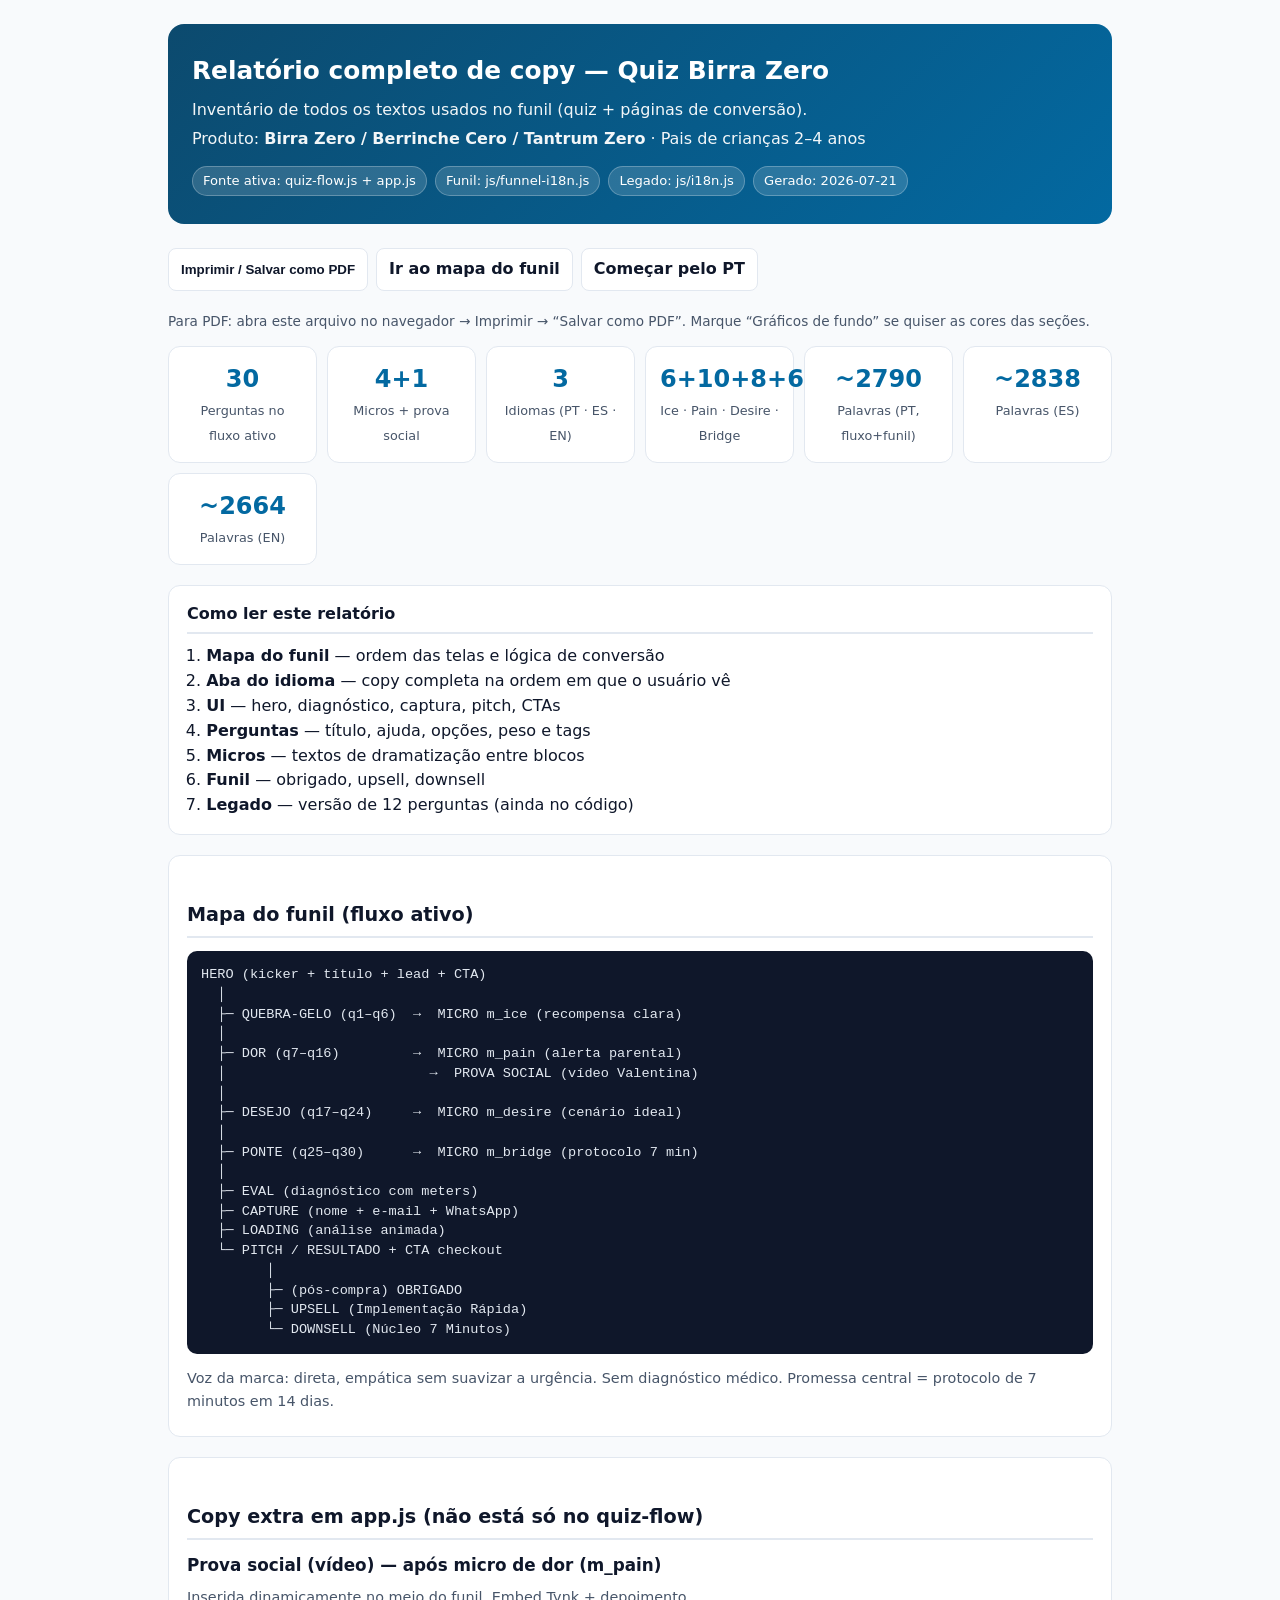
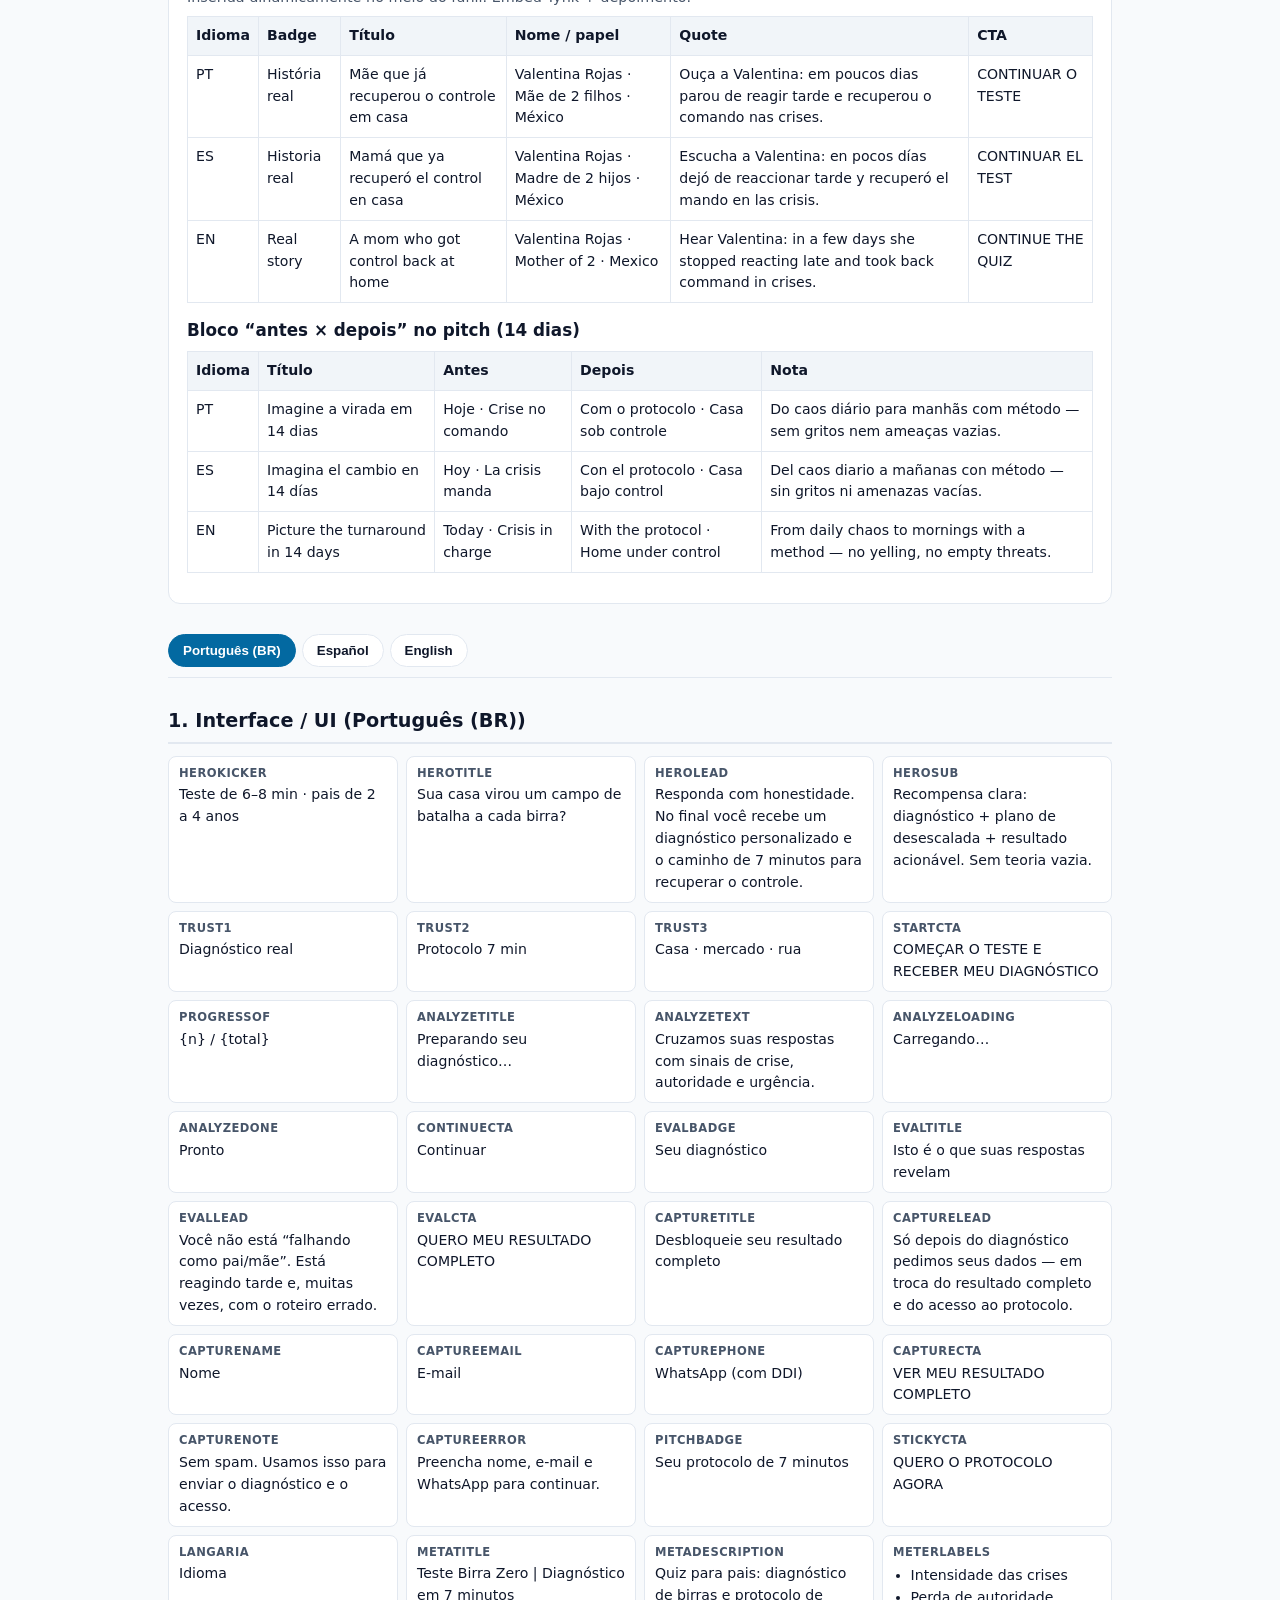
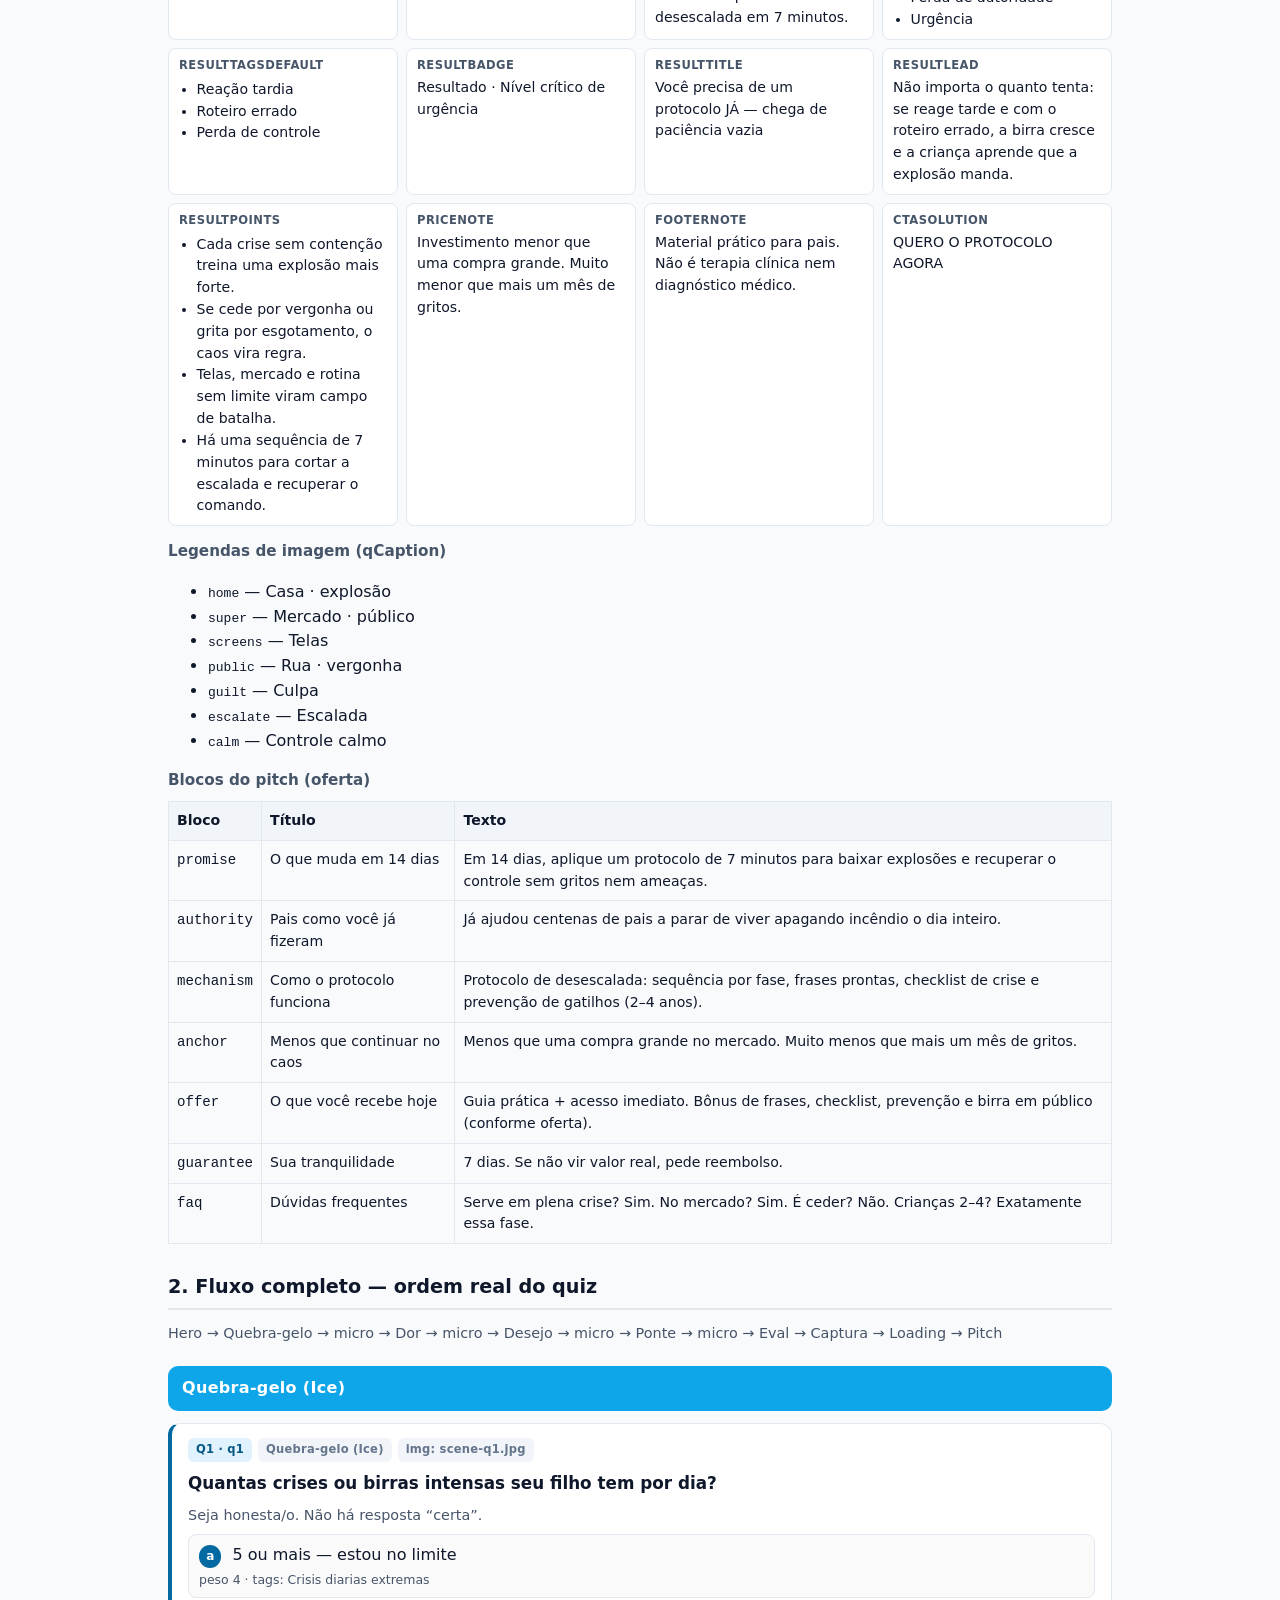
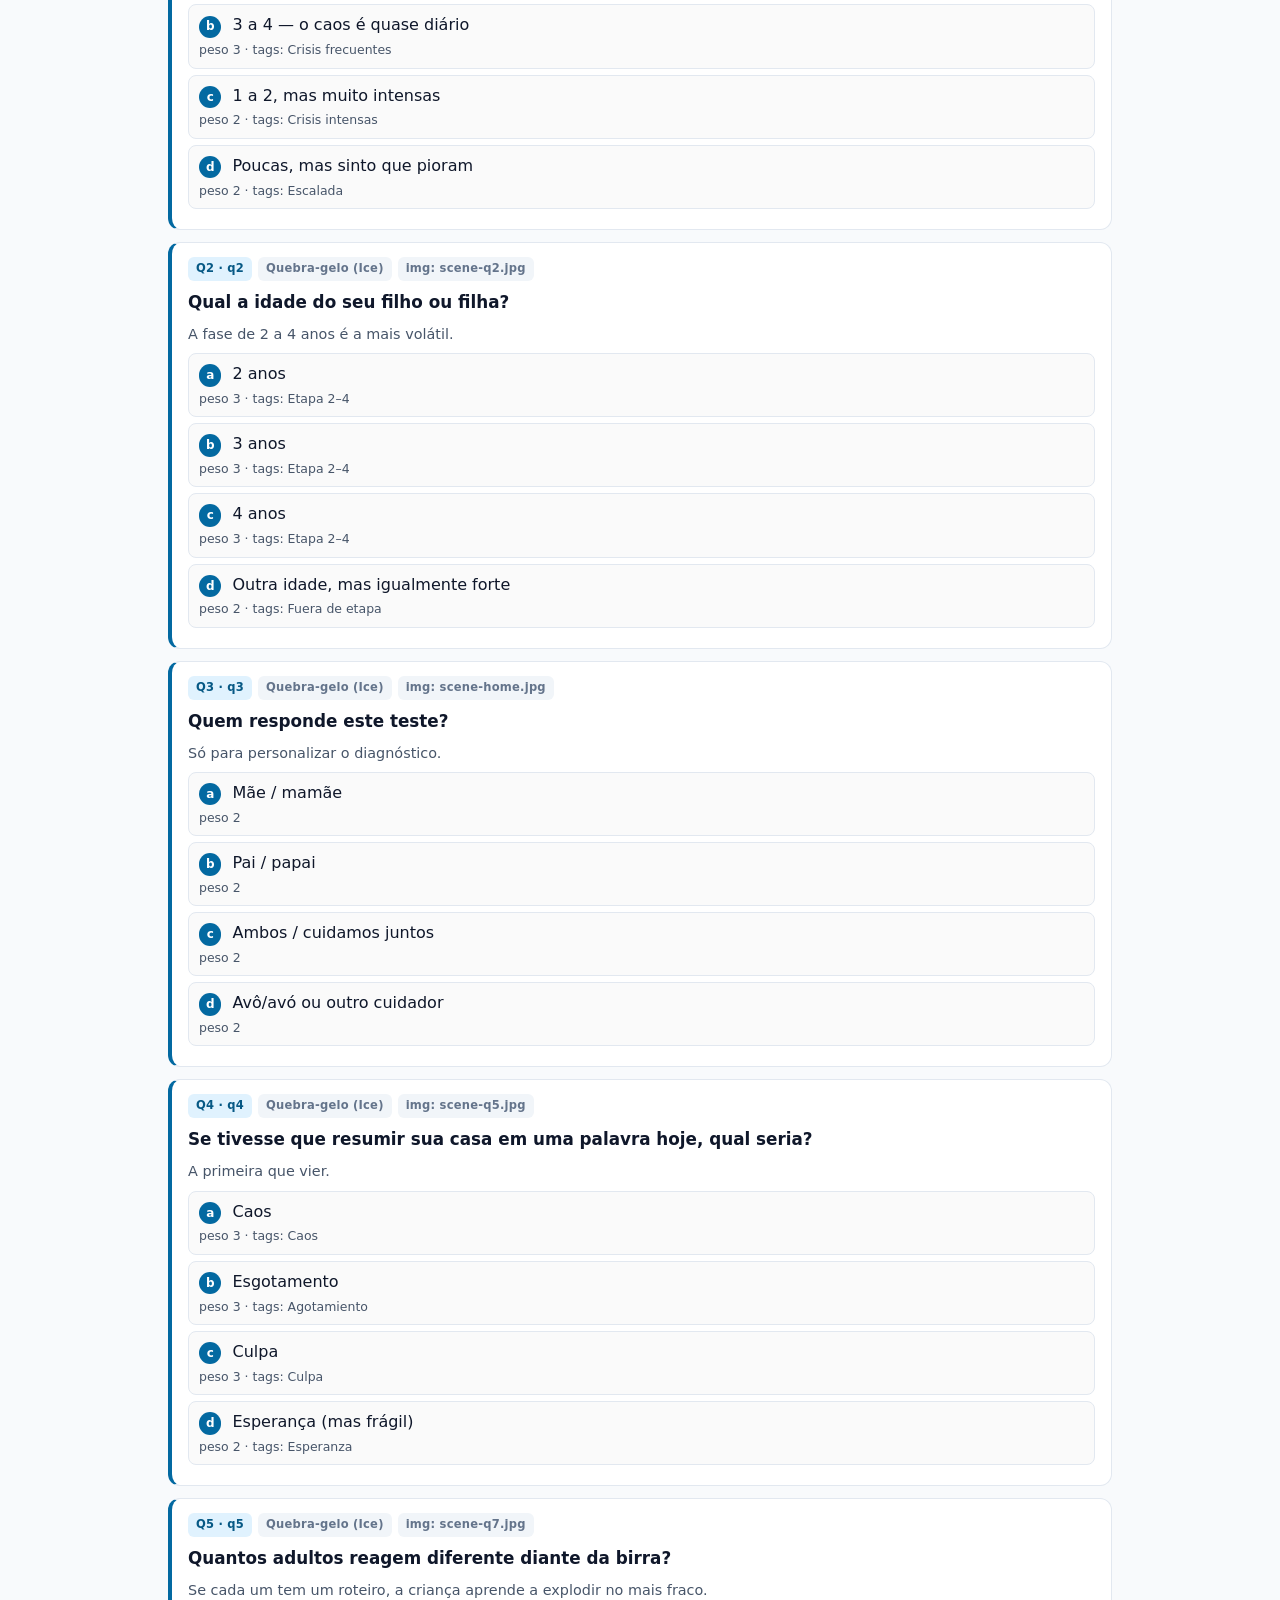
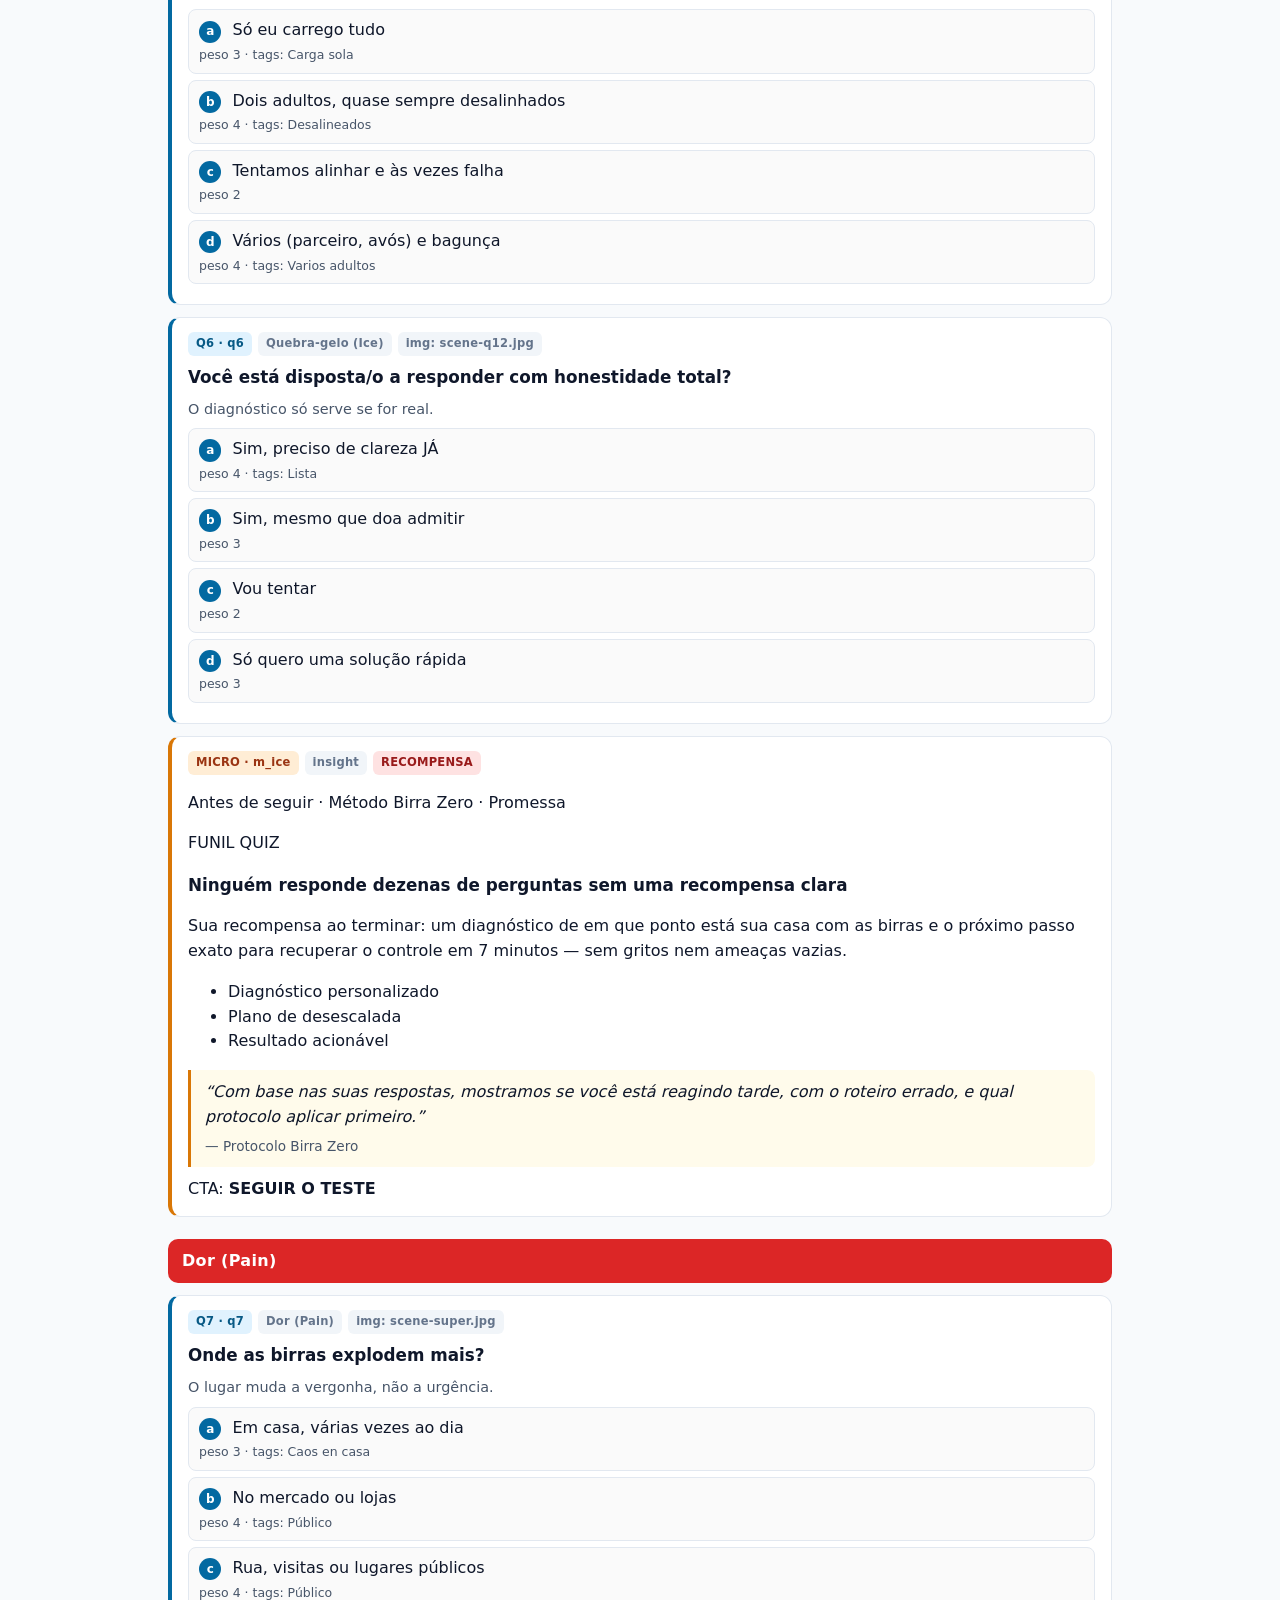
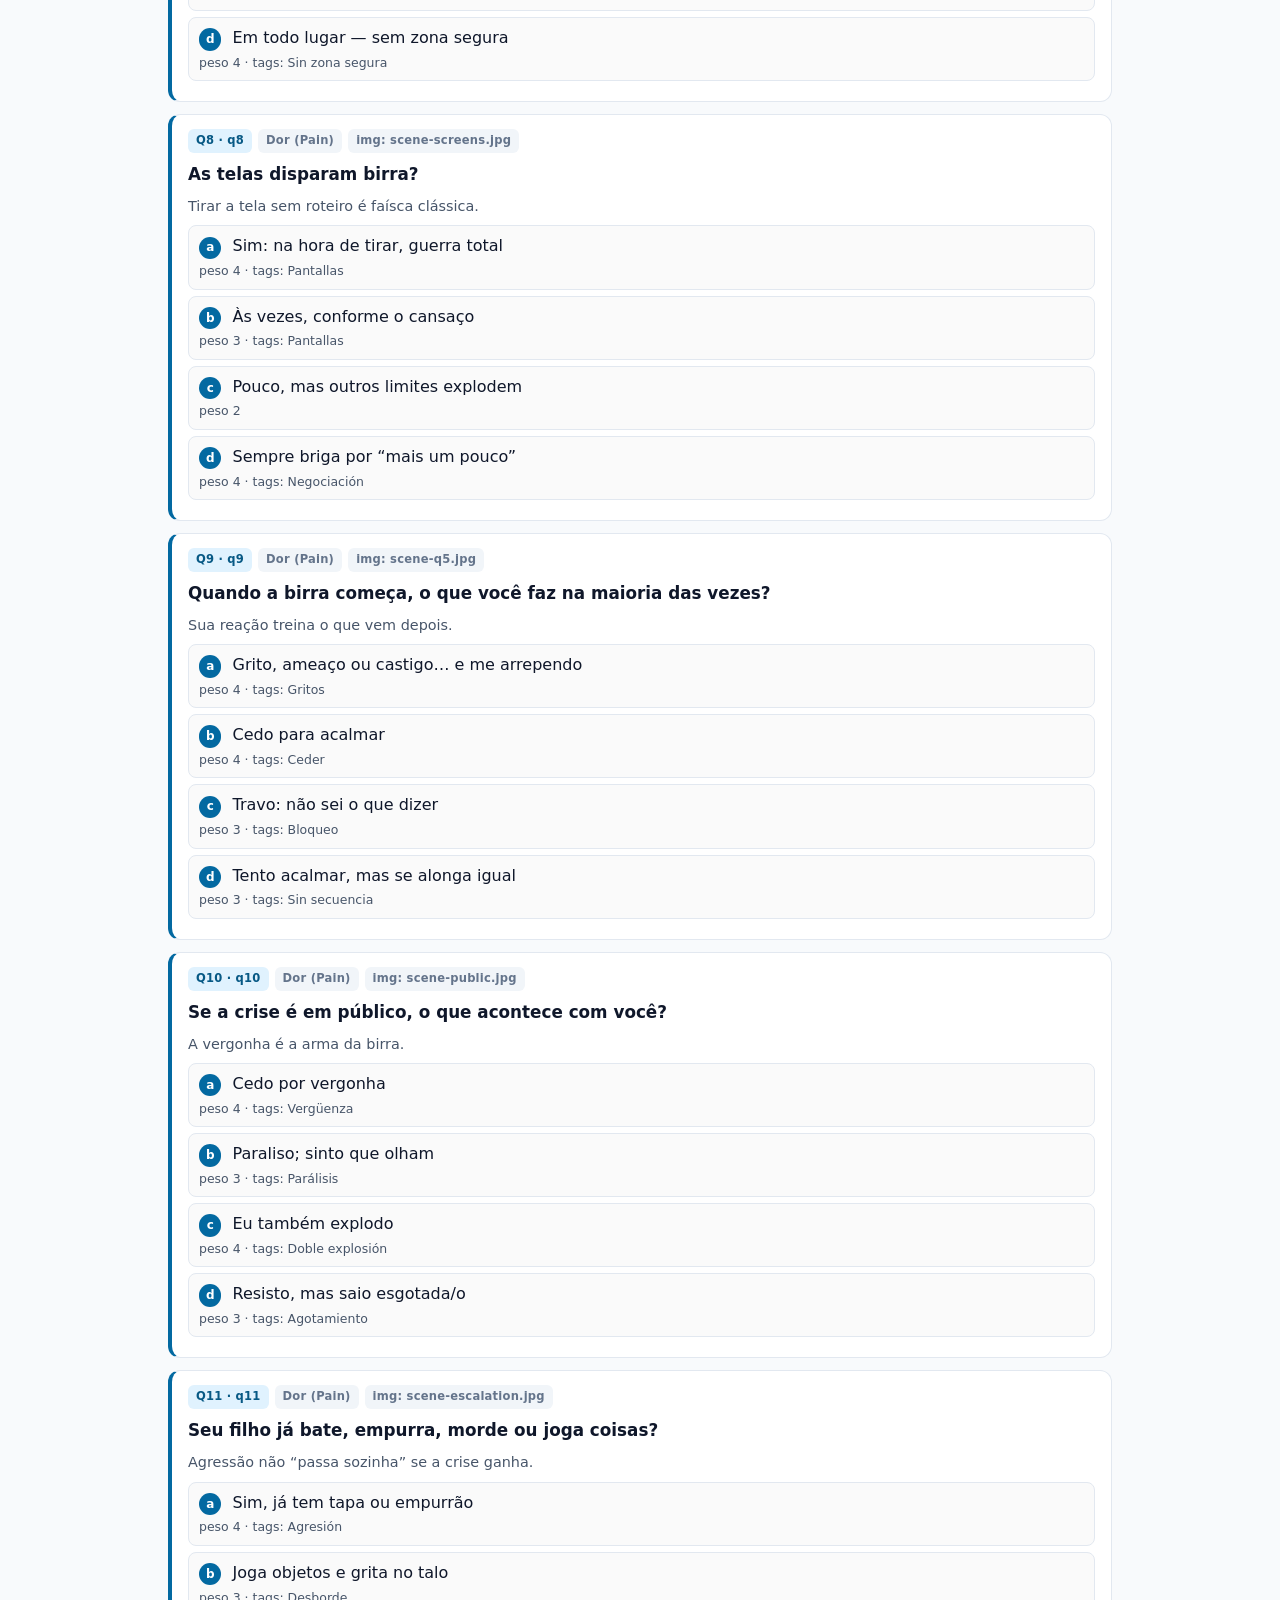
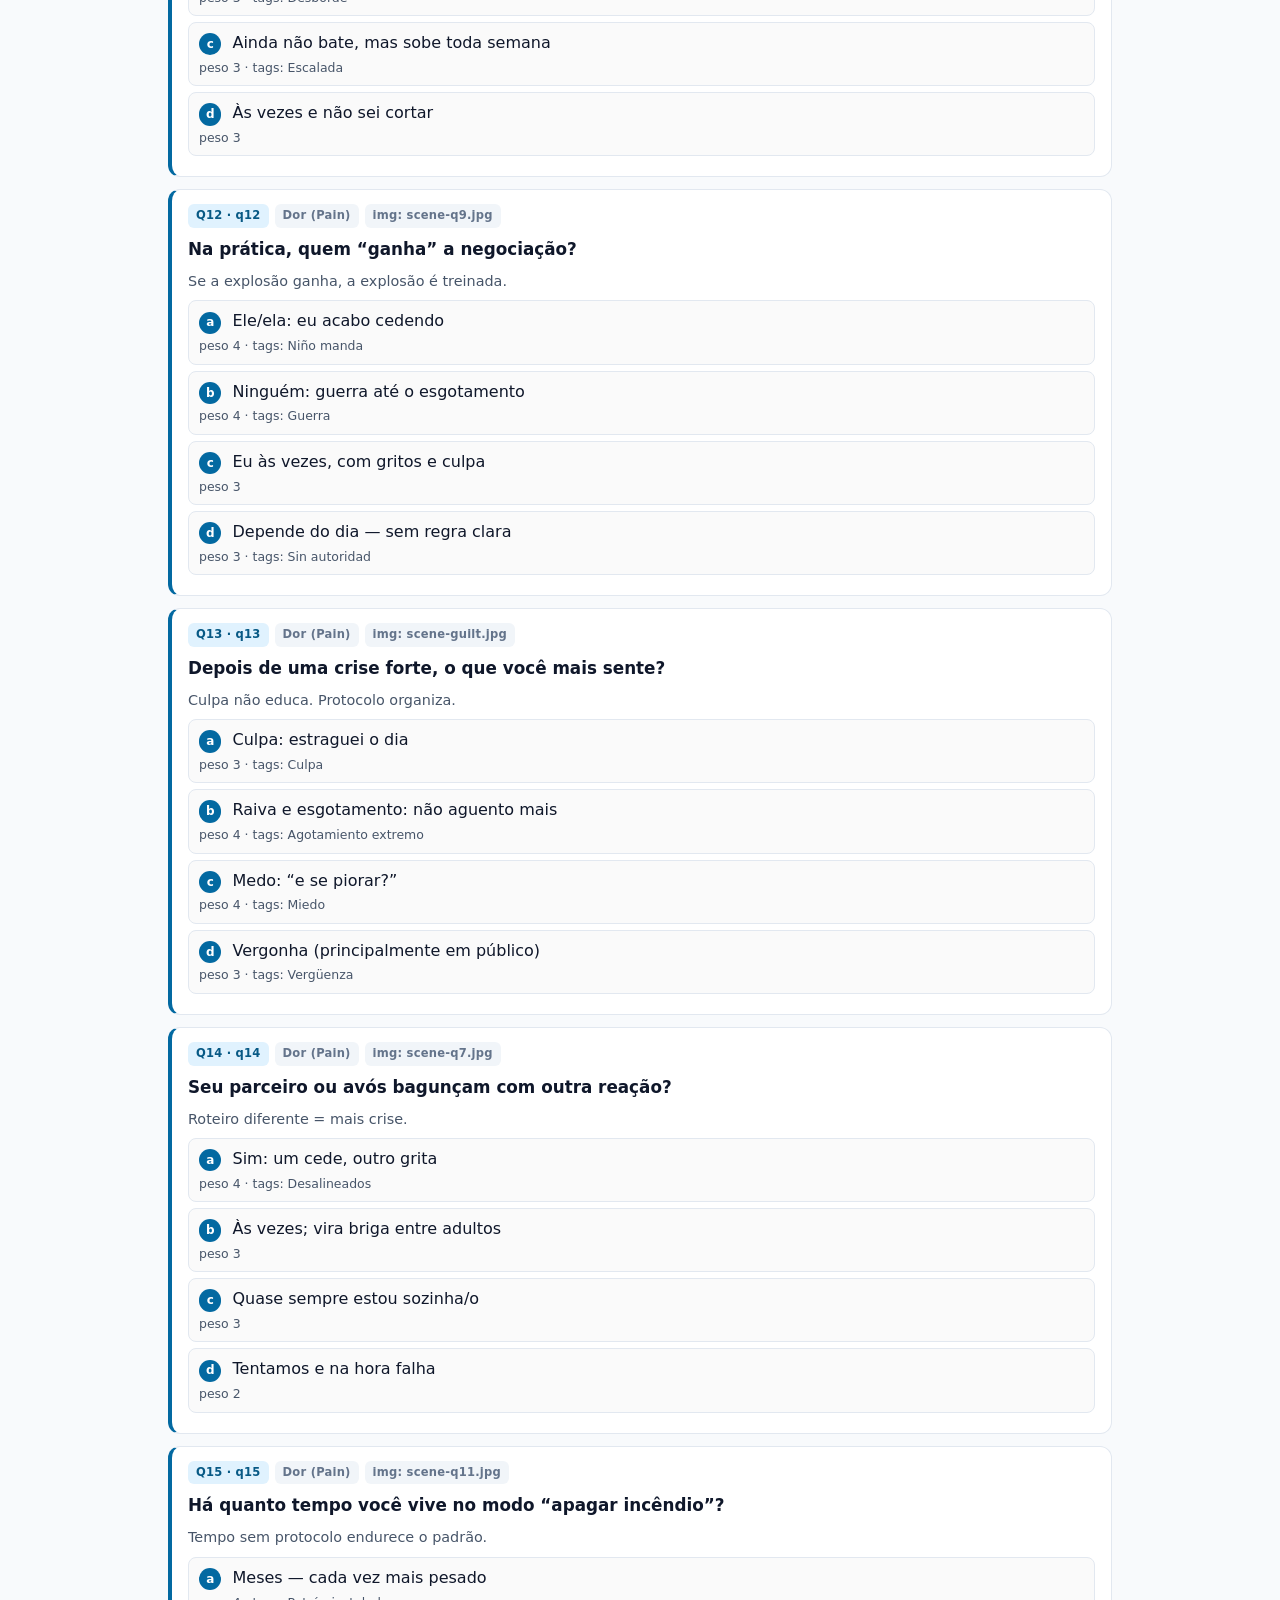
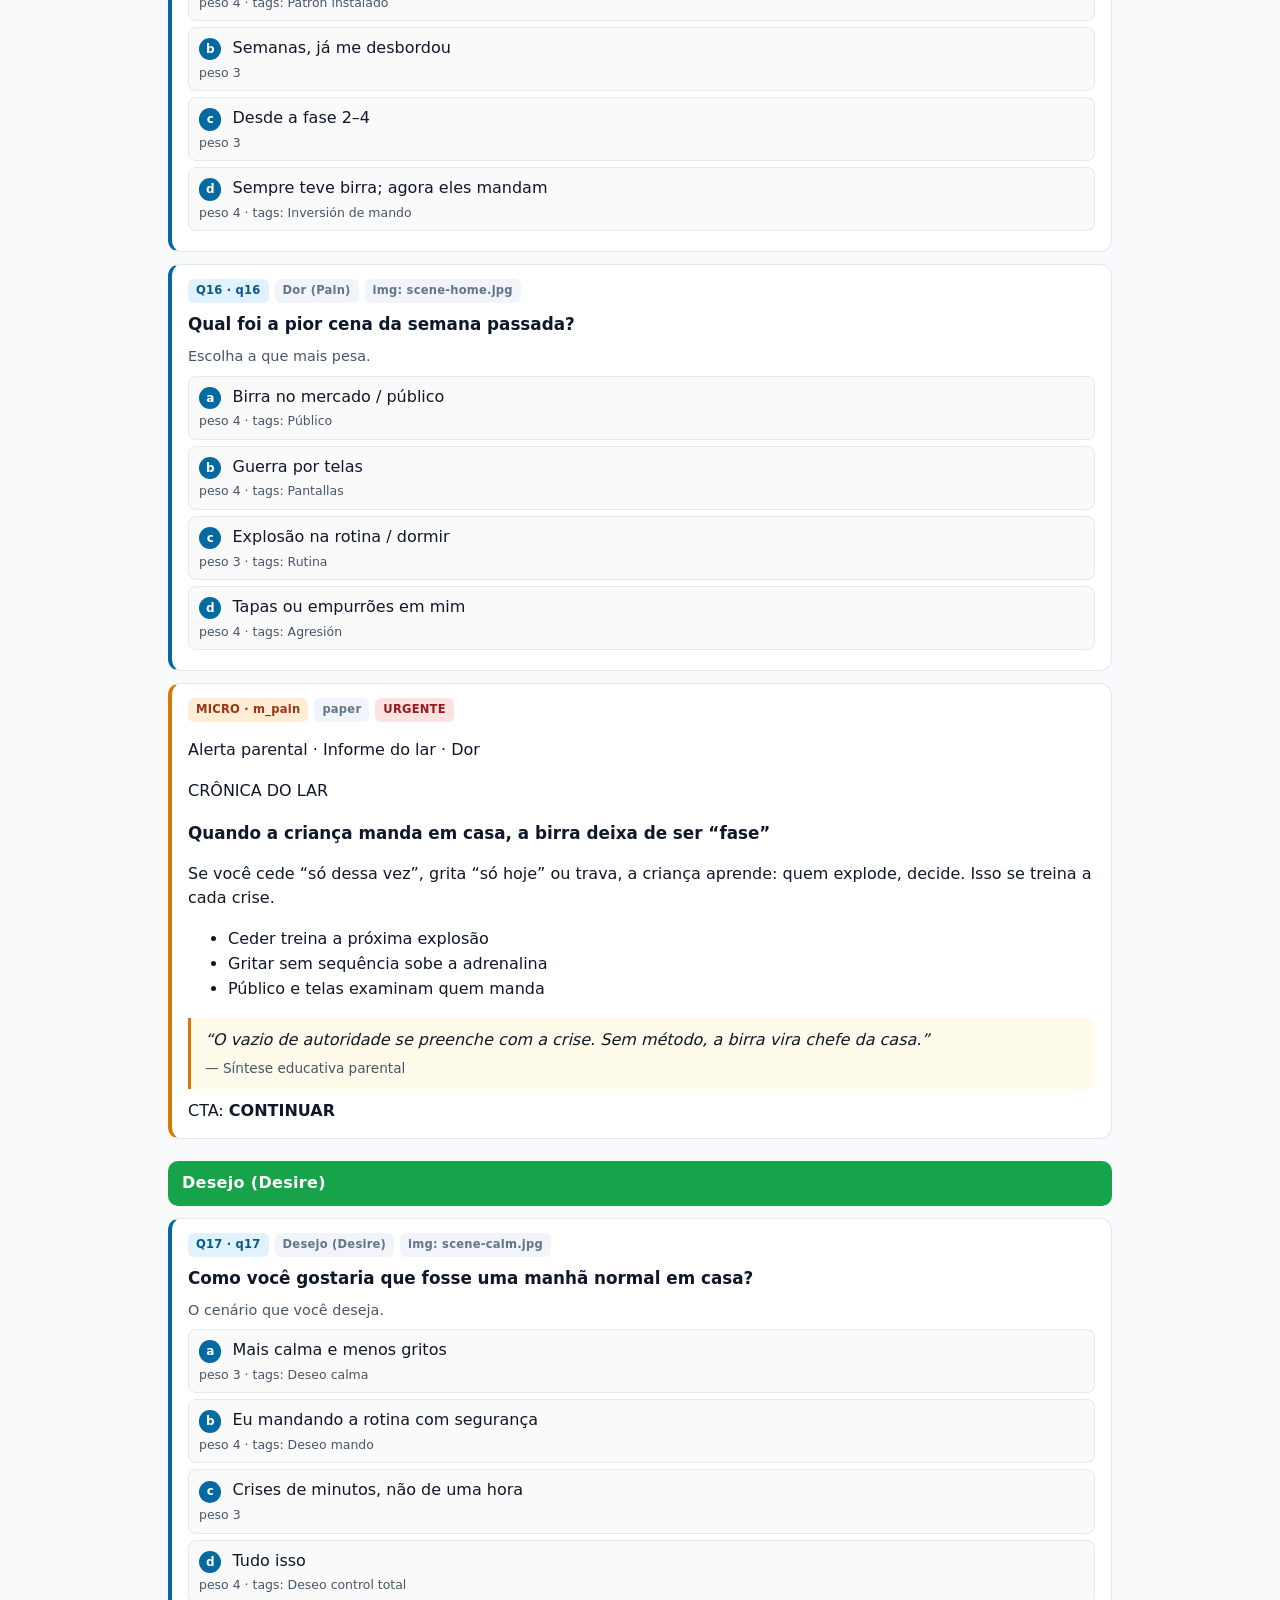
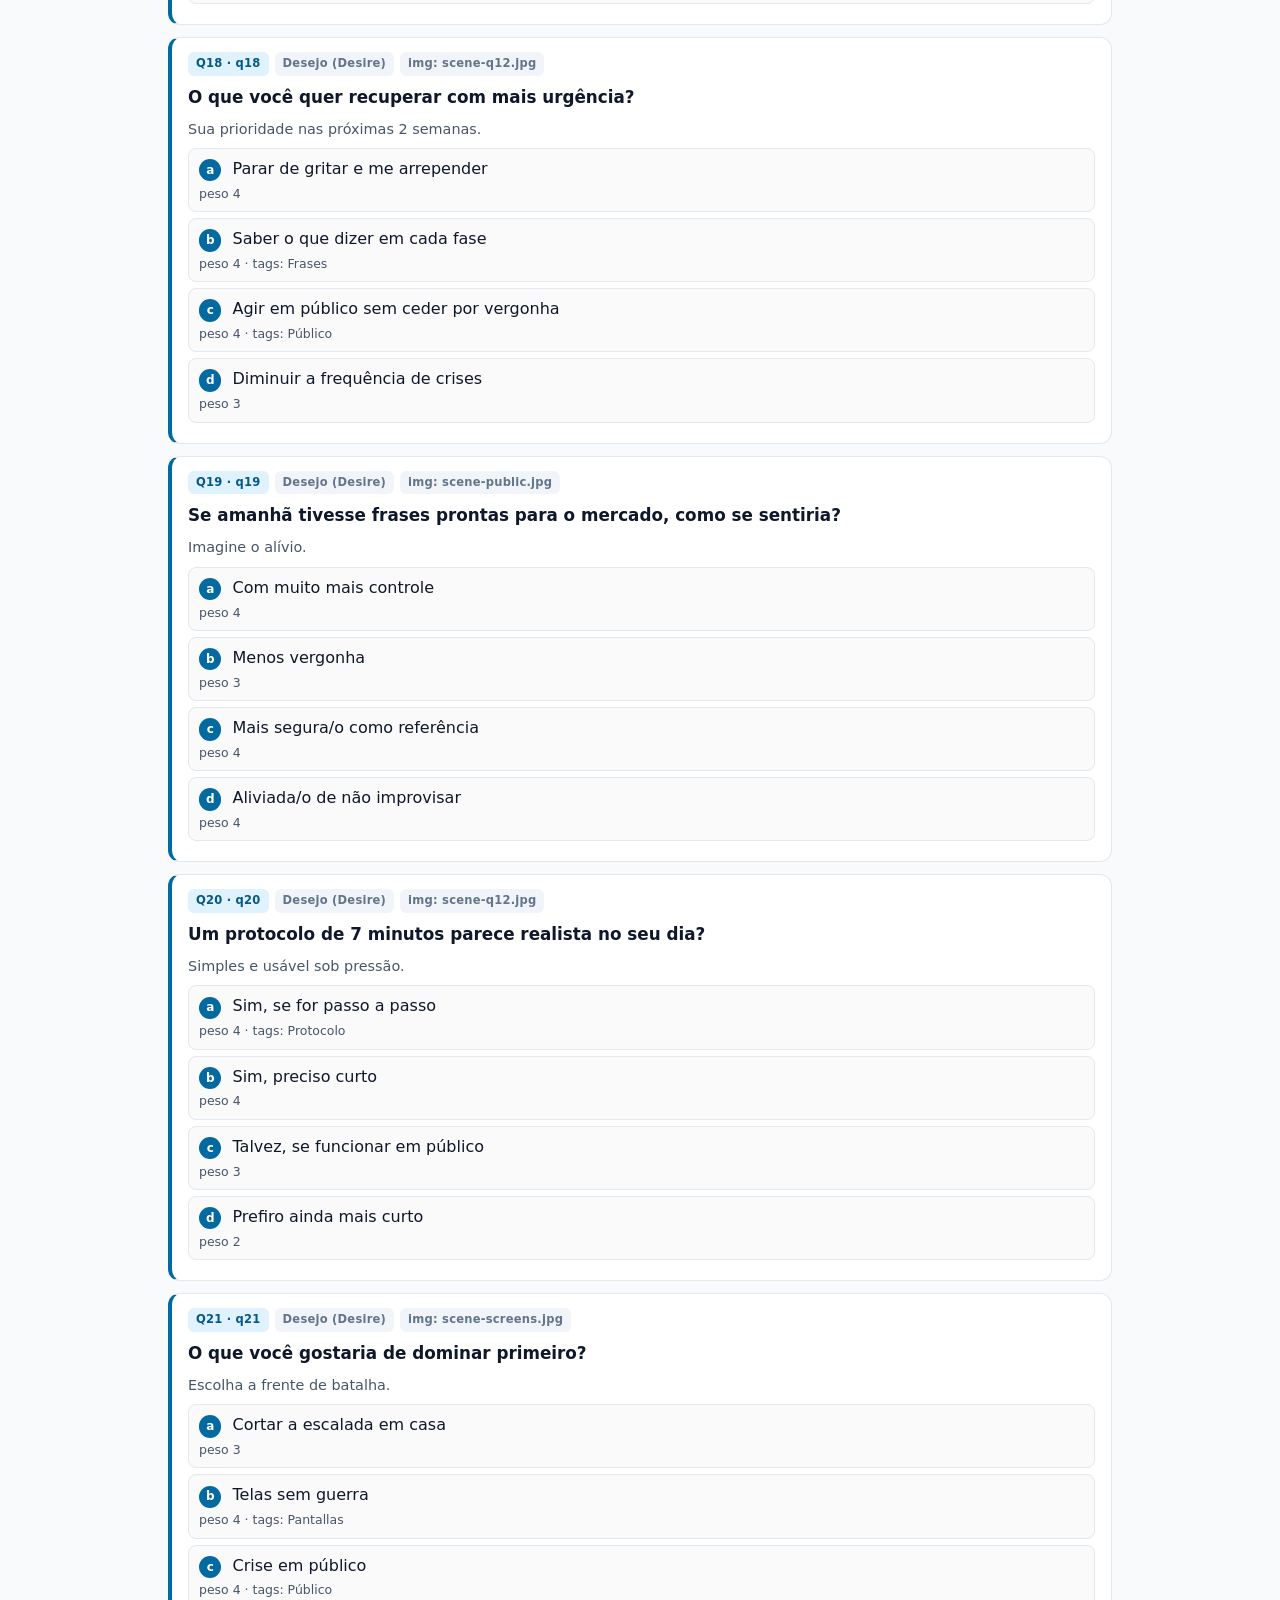
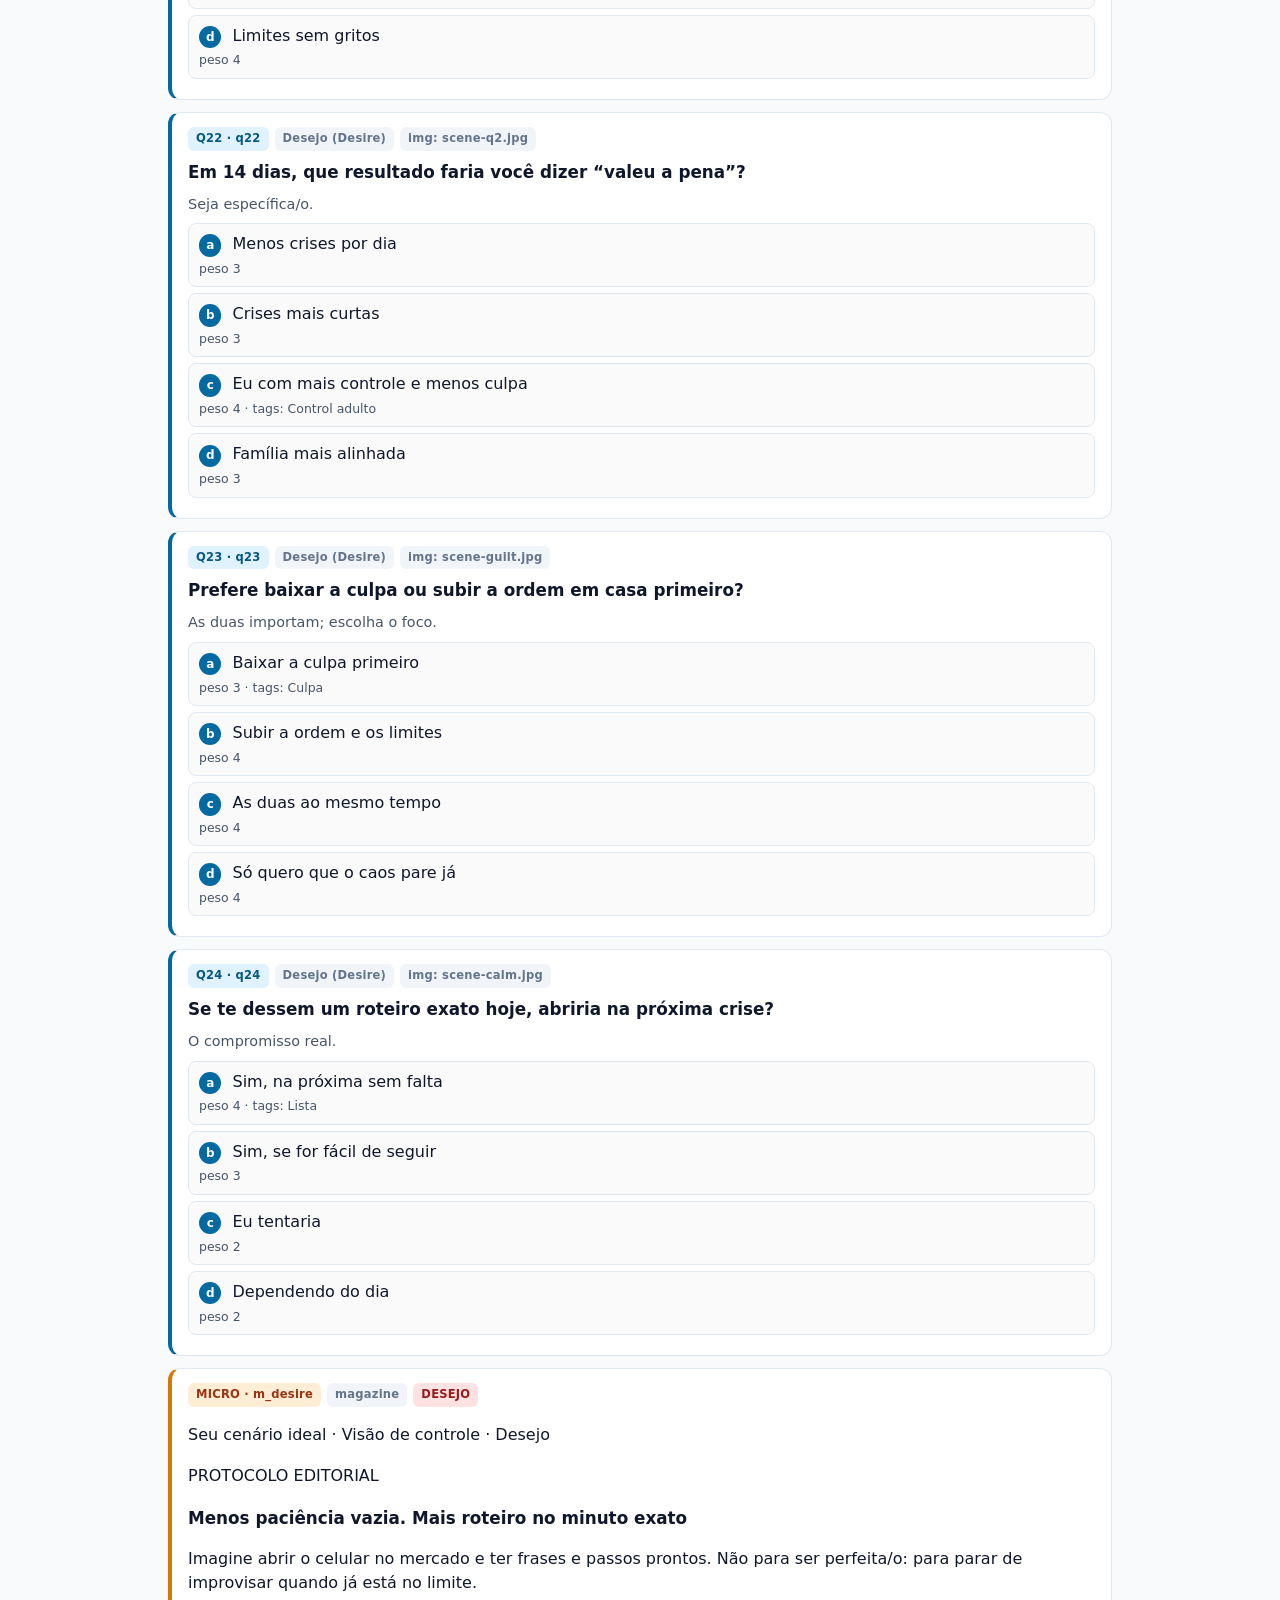
<file: archive/relatorio-copy-quiz-30-perguntas.html>
<!DOCTYPE html>
<html lang="pt-BR">
<head>
<meta charset="utf-8" />
<meta name="viewport" content="width=device-width, initial-scale=1" />
<title>Relatório completo de copy — Quiz Birra Zero / Berrinche Cero</title>
<style>
  :root {
    --ink: #0f172a;
    --muted: #475569;
    --line: #e2e8f0;
    --bg: #f8fafc;
    --card: #fff;
    --accent: #0369a1;
    --ice: #0ea5e9;
    --pain: #dc2626;
    --desire: #16a34a;
    --bridge: #9333ea;
    --micro: #d97706;
  }
  * { box-sizing: border-box; }
  body {
    margin: 0; font-family: "Segoe UI", system-ui, -apple-system, sans-serif;
    color: var(--ink); background: var(--bg); line-height: 1.55;
  }
  .wrap { max-width: 980px; margin: 0 auto; padding: 24px 18px 80px; }
  header.report {
    background: linear-gradient(135deg, #0c4a6e, #0369a1);
    color: #fff; border-radius: 16px; padding: 28px 24px; margin-bottom: 24px;
  }
  header.report h1 { margin: 0 0 8px; font-size: 1.55rem; }
  header.report p { margin: 4px 0; opacity: .95; }
  .meta-row { display: flex; flex-wrap: wrap; gap: 8px; margin-top: 14px; }
  .chip {
    background: rgba(255,255,255,.15); border: 1px solid rgba(255,255,255,.25);
    padding: 4px 10px; border-radius: 999px; font-size: .82rem;
  }
  .toc {
    background: var(--card); border: 1px solid var(--line); border-radius: 12px;
    padding: 16px 18px; margin-bottom: 20px;
  }
  .toc h2 { margin: 0 0 10px; font-size: 1rem; }
  .toc ol { margin: 0; padding-left: 1.2rem; }
  .toc a { color: var(--accent); }
  .stats {
    display: grid; grid-template-columns: repeat(auto-fit, minmax(140px, 1fr));
    gap: 10px; margin-bottom: 20px;
  }
  .stat {
    background: var(--card); border: 1px solid var(--line); border-radius: 12px;
    padding: 14px; text-align: center;
  }
  .stat b { display: block; font-size: 1.5rem; color: var(--accent); }
  .stat span { font-size: .8rem; color: var(--muted); }
  .overview-card, .map {
    background: var(--card); border: 1px solid var(--line); border-radius: 12px;
    padding: 16px 18px; margin-bottom: 20px;
  }
  .map pre {
    background: #0f172a; color: #e2e8f0; padding: 14px; border-radius: 10px;
    overflow-x: auto; font-size: .85rem; line-height: 1.45;
  }
  .tabs {
    display: flex; gap: 6px; flex-wrap: wrap; position: sticky; top: 0; z-index: 20;
    background: rgba(248,250,252,.92); backdrop-filter: blur(8px);
    padding: 10px 0; margin-bottom: 12px; border-bottom: 1px solid var(--line);
  }
  .tab-btn {
    border: 1px solid var(--line); background: #fff; border-radius: 999px;
    padding: 8px 14px; cursor: pointer; font-weight: 600; color: var(--ink);
  }
  .tab-btn.active { background: var(--accent); color: #fff; border-color: var(--accent); }
  .tab-panel { display: none; }
  .tab-panel.active { display: block; }
  h2 { font-size: 1.2rem; margin: 28px 0 12px; border-bottom: 2px solid var(--line); padding-bottom: 6px; }
  h3 { font-size: 1.05rem; margin: 0 0 8px; }
  h4 { font-size: .95rem; margin: 14px 0 6px; color: var(--muted); }
  .card {
    background: var(--card); border: 1px solid var(--line); border-radius: 12px;
    padding: 14px 16px; margin-bottom: 12px;
  }
  .card.micro { border-left: 4px solid var(--micro); }
  .card.q { border-left: 4px solid var(--accent); }
  .card.sys { border-left: 4px solid #94a3b8; opacity: .95; }
  .card.funnel { border-left: 4px solid #0f766e; }
  .card-head { display: flex; flex-wrap: wrap; gap: 6px; margin-bottom: 8px; }
  .badge {
    font-size: .72rem; font-weight: 700; letter-spacing: .02em;
    padding: 3px 8px; border-radius: 6px; background: #e0f2fe; color: #075985;
  }
  .badge.q { background: #e0f2fe; color: #075985; }
  .badge.micro { background: #ffedd5; color: #9a3412; }
  .badge.sys { background: #f1f5f9; color: #475569; }
  .badge.funnel { background: #ccfbf1; color: #115e59; }
  .badge.soft { background: #f1f5f9; color: #64748b; font-weight: 600; }
  .badge.stamp { background: #fee2e2; color: #991b1b; }
  .help { color: var(--muted); font-size: .9rem; margin: 0 0 8px; }
  .opts { margin: 0; padding-left: 0; list-style: none; }
  .opts li {
    padding: 8px 10px; border: 1px solid var(--line); border-radius: 8px;
    margin-bottom: 6px; background: #fafafa;
  }
  .oid {
    display: inline-flex; width: 1.4rem; height: 1.4rem; align-items: center; justify-content: center;
    background: var(--accent); color: #fff; border-radius: 50%; font-size: .75rem; font-weight: 700;
    margin-right: 6px;
  }
  .meta { display: block; font-size: .78rem; color: var(--muted); margin-top: 2px; }
  .section-banner {
    margin: 22px 0 12px; padding: 10px 14px; border-radius: 10px;
    font-weight: 800; color: #fff; letter-spacing: .02em;
  }
  .block-ice { background: var(--ice); }
  .block-pain { background: var(--pain); }
  .block-desire { background: var(--desire); }
  .block-bridge { background: var(--bridge); }
  .ui-grid {
    display: grid; grid-template-columns: repeat(auto-fit, minmax(220px, 1fr));
    gap: 8px; margin-bottom: 12px;
  }
  .ui-item {
    border: 1px solid var(--line); border-radius: 8px; padding: 8px 10px; background: #fff;
    font-size: .88rem;
  }
  .ui-item strong { display: block; font-size: .72rem; text-transform: uppercase; letter-spacing: .04em; color: var(--muted); }
  .ui-item .val { margin-top: 2px; }
  .ui-item ul { margin: 4px 0 0; padding-left: 1.1rem; }
  blockquote {
    margin: 10px 0; padding: 10px 14px; border-left: 3px solid var(--micro);
    background: #fffbeb; border-radius: 0 8px 8px 0; font-style: italic;
  }
  blockquote footer { font-style: normal; font-size: .85rem; color: var(--muted); margin-top: 6px; }
  .cta { margin: 8px 0 0; }
  table { width: 100%; border-collapse: collapse; font-size: .88rem; margin: 8px 0 14px; }
  th, td { border: 1px solid var(--line); padding: 8px; text-align: left; vertical-align: top; }
  th { background: #f1f5f9; }
  .legacy-q { border-bottom: 1px dashed var(--line); padding: 8px 0; font-size: .9rem; }
  .print-hint { font-size: .85rem; color: var(--muted); margin-top: 8px; }
  .actions { display: flex; gap: 8px; flex-wrap: wrap; margin: 12px 0 20px; }
  .actions button, .actions a {
    border: 1px solid var(--line); background: #fff; border-radius: 8px;
    padding: 8px 12px; cursor: pointer; text-decoration: none; color: var(--ink); font-weight: 600;
  }
  @media print {
    .tabs, .actions, .print-hint { display: none !important; }
    .tab-panel { display: block !important; page-break-before: always; }
    .tab-panel:first-of-type { page-break-before: auto; }
    .card { break-inside: avoid; }
    body { background: #fff; }
    header.report { -webkit-print-color-adjust: exact; print-color-adjust: exact; }
  }
</style>
</head>
<body>
<div class="wrap">
  <header class="report">
    <h1>Relatório completo de copy — Quiz Birra Zero</h1>
    <p>Inventário de todos os textos usados no funil (quiz + páginas de conversão).</p>
    <p>Produto: <strong>Birra Zero / Berrinche Cero / Tantrum Zero</strong> · Pais de crianças 2–4 anos</p>
    <div class="meta-row">
      <span class="chip">Fonte ativa: quiz-flow.js + app.js</span>
      <span class="chip">Funil: js/funnel-i18n.js</span>
      <span class="chip">Legado: js/i18n.js</span>
      <span class="chip">Gerado: 2026-07-21</span>
    </div>
  </header>

  <div class="actions">
    <button type="button" onclick="window.print()">Imprimir / Salvar como PDF</button>
    <a href="#mapa">Ir ao mapa do funil</a>
    <a href="#panel-pt">Começar pelo PT</a>
  </div>
  <p class="print-hint">Para PDF: abra este arquivo no navegador → Imprimir → “Salvar como PDF”. Marque “Gráficos de fundo” se quiser as cores das seções.</p>

  <div class="stats">
    <div class="stat"><b>30</b><span>Perguntas no fluxo ativo</span></div>
    <div class="stat"><b>4+1</b><span>Micros + prova social</span></div>
    <div class="stat"><b>3</b><span>Idiomas (PT · ES · EN)</span></div>
    <div class="stat"><b>6+10+8+6</b><span>Ice · Pain · Desire · Bridge</span></div>
    <div class="stat"><b>~2790</b><span>Palavras (PT, fluxo+funil)</span></div>
    <div class="stat"><b>~2838</b><span>Palavras (ES)</span></div>
    <div class="stat"><b>~2664</b><span>Palavras (EN)</span></div>
  </div>

  <nav class="toc">
    <h2>Como ler este relatório</h2>
    <ol>
      <li><strong>Mapa do funil</strong> — ordem das telas e lógica de conversão</li>
      <li><strong>Aba do idioma</strong> — copy completa na ordem em que o usuário vê</li>
      <li><strong>UI</strong> — hero, diagnóstico, captura, pitch, CTAs</li>
      <li><strong>Perguntas</strong> — título, ajuda, opções, peso e tags</li>
      <li><strong>Micros</strong> — textos de dramatização entre blocos</li>
      <li><strong>Funil</strong> — obrigado, upsell, downsell</li>
      <li><strong>Legado</strong> — versão de 12 perguntas (ainda no código)</li>
    </ol>
  </nav>

  <section class="map" id="mapa">
    <h2>Mapa do funil (fluxo ativo)</h2>
    <pre>HERO (kicker + título + lead + CTA)
  │
  ├─ QUEBRA-GELO (q1–q6)  →  MICRO m_ice (recompensa clara)
  │
  ├─ DOR (q7–q16)         →  MICRO m_pain (alerta parental)
  │                         →  PROVA SOCIAL (vídeo Valentina)
  │
  ├─ DESEJO (q17–q24)     →  MICRO m_desire (cenário ideal)
  │
  ├─ PONTE (q25–q30)      →  MICRO m_bridge (protocolo 7 min)
  │
  ├─ EVAL (diagnóstico com meters)
  ├─ CAPTURE (nome + e-mail + WhatsApp)
  ├─ LOADING (análise animada)
  └─ PITCH / RESULTADO + CTA checkout
        │
        ├─ (pós-compra) OBRIGADO
        ├─ UPSELL (Implementação Rápida)
        └─ DOWNSELL (Núcleo 7 Minutos)</pre>
    <p class="help">Voz da marca: direta, empática sem suavizar a urgência. Sem diagnóstico médico. Promessa central = protocolo de 7 minutos em 14 dias.</p>
  </section>

  

  
  <section class="overview-card" id="copy-appjs">
    <h2>Copy extra em app.js (não está só no quiz-flow)</h2>
    <h3>Prova social (vídeo) — após micro de dor (m_pain)</h3>
    <p class="help">Inserida dinamicamente no meio do funil. Embed Tynk + depoimento.</p>
    <table>
      <thead><tr><th>Idioma</th><th>Badge</th><th>Título</th><th>Nome / papel</th><th>Quote</th><th>CTA</th></tr></thead>
      <tbody>
        <tr>
          <td>PT</td>
          <td>História real</td>
          <td>Mãe que já recuperou o controle em casa</td>
          <td>Valentina Rojas · Mãe de 2 filhos · México</td>
          <td>Ouça a Valentina: em poucos dias parou de reagir tarde e recuperou o comando nas crises.</td>
          <td>CONTINUAR O TESTE</td>
        </tr>
        <tr>
          <td>ES</td>
          <td>Historia real</td>
          <td>Mamá que ya recuperó el control en casa</td>
          <td>Valentina Rojas · Madre de 2 hijos · México</td>
          <td>Escucha a Valentina: en pocos días dejó de reaccionar tarde y recuperó el mando en las crisis.</td>
          <td>CONTINUAR EL TEST</td>
        </tr>
        <tr>
          <td>EN</td>
          <td>Real story</td>
          <td>A mom who got control back at home</td>
          <td>Valentina Rojas · Mother of 2 · Mexico</td>
          <td>Hear Valentina: in a few days she stopped reacting late and took back command in crises.</td>
          <td>CONTINUE THE QUIZ</td>
        </tr>
      </tbody>
    </table>

    <h3>Bloco “antes × depois” no pitch (14 dias)</h3>
    <table>
      <thead><tr><th>Idioma</th><th>Título</th><th>Antes</th><th>Depois</th><th>Nota</th></tr></thead>
      <tbody>
        <tr>
          <td>PT</td>
          <td>Imagine a virada em 14 dias</td>
          <td>Hoje · Crise no comando</td>
          <td>Com o protocolo · Casa sob controle</td>
          <td>Do caos diário para manhãs com método — sem gritos nem ameaças vazias.</td>
        </tr>
        <tr>
          <td>ES</td>
          <td>Imagina el cambio en 14 días</td>
          <td>Hoy · La crisis manda</td>
          <td>Con el protocolo · Casa bajo control</td>
          <td>Del caos diario a mañanas con método — sin gritos ni amenazas vacías.</td>
        </tr>
        <tr>
          <td>EN</td>
          <td>Picture the turnaround in 14 days</td>
          <td>Today · Crisis in charge</td>
          <td>With the protocol · Home under control</td>
          <td>From daily chaos to mornings with a method — no yelling, no empty threats.</td>
        </tr>
      </tbody>
    </table>
  </section>

  <div class="tabs" role="tablist">
    <button type="button" class="tab-btn active" data-tab="pt">Português (BR)</button><button type="button" class="tab-btn" data-tab="es">Español</button><button type="button" class="tab-btn" data-tab="en">English</button>
  </div>

  <section class="tab-panel active" data-panel="pt" id="panel-pt">
    <h2>1. Interface / UI (Português (BR))</h2>
    <div class="ui-grid"><div class="ui-item"><strong>heroKicker</strong><div class="val">Teste de 6–8 min · pais de 2 a 4 anos</div></div><div class="ui-item"><strong>heroTitle</strong><div class="val">Sua casa virou um campo de batalha a cada birra?</div></div><div class="ui-item"><strong>heroLead</strong><div class="val">Responda com honestidade. No final você recebe um diagnóstico personalizado e o caminho de 7 minutos para recuperar o controle.</div></div><div class="ui-item"><strong>heroSub</strong><div class="val">Recompensa clara: diagnóstico + plano de desescalada + resultado acionável. Sem teoria vazia.</div></div><div class="ui-item"><strong>trust1</strong><div class="val">Diagnóstico real</div></div><div class="ui-item"><strong>trust2</strong><div class="val">Protocolo 7 min</div></div><div class="ui-item"><strong>trust3</strong><div class="val">Casa · mercado · rua</div></div><div class="ui-item"><strong>startCta</strong><div class="val">COMEÇAR O TESTE E RECEBER MEU DIAGNÓSTICO</div></div><div class="ui-item"><strong>progressOf</strong><div class="val">{n} / {total}</div></div><div class="ui-item"><strong>analyzeTitle</strong><div class="val">Preparando seu diagnóstico…</div></div><div class="ui-item"><strong>analyzeText</strong><div class="val">Cruzamos suas respostas com sinais de crise, autoridade e urgência.</div></div><div class="ui-item"><strong>analyzeLoading</strong><div class="val">Carregando…</div></div><div class="ui-item"><strong>analyzeDone</strong><div class="val">Pronto</div></div><div class="ui-item"><strong>continueCta</strong><div class="val">Continuar</div></div><div class="ui-item"><strong>evalBadge</strong><div class="val">Seu diagnóstico</div></div><div class="ui-item"><strong>evalTitle</strong><div class="val">Isto é o que suas respostas revelam</div></div><div class="ui-item"><strong>evalLead</strong><div class="val">Você não está “falhando como pai/mãe”. Está reagindo tarde e, muitas vezes, com o roteiro errado.</div></div><div class="ui-item"><strong>evalCta</strong><div class="val">QUERO MEU RESULTADO COMPLETO</div></div><div class="ui-item"><strong>captureTitle</strong><div class="val">Desbloqueie seu resultado completo</div></div><div class="ui-item"><strong>captureLead</strong><div class="val">Só depois do diagnóstico pedimos seus dados — em troca do resultado completo e do acesso ao protocolo.</div></div><div class="ui-item"><strong>captureName</strong><div class="val">Nome</div></div><div class="ui-item"><strong>captureEmail</strong><div class="val">E-mail</div></div><div class="ui-item"><strong>capturePhone</strong><div class="val">WhatsApp (com DDI)</div></div><div class="ui-item"><strong>captureCta</strong><div class="val">VER MEU RESULTADO COMPLETO</div></div><div class="ui-item"><strong>captureNote</strong><div class="val">Sem spam. Usamos isso para enviar o diagnóstico e o acesso.</div></div><div class="ui-item"><strong>captureError</strong><div class="val">Preencha nome, e-mail e WhatsApp para continuar.</div></div><div class="ui-item"><strong>pitchBadge</strong><div class="val">Seu protocolo de 7 minutos</div></div><div class="ui-item"><strong>stickyCta</strong><div class="val">QUERO O PROTOCOLO AGORA</div></div><div class="ui-item"><strong>langAria</strong><div class="val">Idioma</div></div><div class="ui-item"><strong>metaTitle</strong><div class="val">Teste Birra Zero | Diagnóstico em 7 minutos</div></div><div class="ui-item"><strong>metaDescription</strong><div class="val">Quiz para pais: diagnóstico de birras e protocolo de desescalada em 7 minutos.</div></div><div class="ui-item"><strong>meterLabels</strong><ul><li>Intensidade das crises</li><li>Perda de autoridade</li><li>Urgência</li></ul></div><div class="ui-item"><strong>resultTagsDefault</strong><ul><li>Reação tardia</li><li>Roteiro errado</li><li>Perda de controle</li></ul></div><div class="ui-item"><strong>resultBadge</strong><div class="val">Resultado · Nível crítico de urgência</div></div><div class="ui-item"><strong>resultTitle</strong><div class="val">Você precisa de um protocolo JÁ — chega de paciência vazia</div></div><div class="ui-item"><strong>resultLead</strong><div class="val">Não importa o quanto tenta: se reage tarde e com o roteiro errado, a birra cresce e a criança aprende que a explosão manda.</div></div><div class="ui-item"><strong>resultPoints</strong><ul><li>Cada crise sem contenção treina uma explosão mais forte.</li><li>Se cede por vergonha ou grita por esgotamento, o caos vira regra.</li><li>Telas, mercado e rotina sem limite viram campo de batalha.</li><li>Há uma sequência de 7 minutos para cortar a escalada e recuperar o comando.</li></ul></div><div class="ui-item"><strong>priceNote</strong><div class="val">Investimento menor que uma compra grande. Muito menor que mais um mês de gritos.</div></div><div class="ui-item"><strong>footerNote</strong><div class="val">Material prático para pais. Não é terapia clínica nem diagnóstico médico.</div></div><div class="ui-item"><strong>ctaSolution</strong><div class="val">QUERO O PROTOCOLO AGORA</div></div></div><h4>Legendas de imagem (qCaption)</h4><ul><li><code>home</code> — Casa · explosão</li><li><code>super</code> — Mercado · público</li><li><code>screens</code> — Telas</li><li><code>public</code> — Rua · vergonha</li><li><code>guilt</code> — Culpa</li><li><code>escalate</code> — Escalada</li><li><code>calm</code> — Controle calmo</li></ul><h4>Blocos do pitch (oferta)</h4><table><thead><tr><th>Bloco</th><th>Título</th><th>Texto</th></tr></thead><tbody><tr><td><code>promise</code></td><td>O que muda em 14 dias</td><td>Em 14 dias, aplique um protocolo de 7 minutos para baixar explosões e recuperar o controle sem gritos nem ameaças.</td></tr><tr><td><code>authority</code></td><td>Pais como você já fizeram</td><td>Já ajudou centenas de pais a parar de viver apagando incêndio o dia inteiro.</td></tr><tr><td><code>mechanism</code></td><td>Como o protocolo funciona</td><td>Protocolo de desescalada: sequência por fase, frases prontas, checklist de crise e prevenção de gatilhos (2–4 anos).</td></tr><tr><td><code>anchor</code></td><td>Menos que continuar no caos</td><td>Menos que uma compra grande no mercado. Muito menos que mais um mês de gritos.</td></tr><tr><td><code>offer</code></td><td>O que você recebe hoje</td><td>Guia prática + acesso imediato. Bônus de frases, checklist, prevenção e birra em público (conforme oferta).</td></tr><tr><td><code>guarantee</code></td><td>Sua tranquilidade</td><td>7 dias. Se não vir valor real, pede reembolso.</td></tr><tr><td><code>faq</code></td><td>Dúvidas frequentes</td><td>Serve em plena crise? Sim. No mercado? Sim. É ceder? Não. Crianças 2–4? Exatamente essa fase.</td></tr></tbody></table>
    <h2>2. Fluxo completo — ordem real do quiz</h2>
    <p class="help">Hero → Quebra-gelo → micro → Dor → micro → Desejo → micro → Ponte → micro → Eval → Captura → Loading → Pitch</p>
    <div class="section-banner block-ice">Quebra-gelo (Ice)</div><article class="card q" id="pt-q1">
        <div class="card-head">
          <span class="badge q">Q1 · q1</span>
          <span class="badge soft">Quebra-gelo (Ice)</span>
          <span class="badge soft">img: scene-q1.jpg</span>
        </div>
        <h3>Quantas crises ou birras intensas seu filho tem por dia?</h3>
        <p class="help">Seja honesta/o. Não há resposta “certa”.</p>
        <ol class="opts"><li><span class="oid">a</span> 5 ou mais — estou no limite
          <span class="meta">peso 4 · tags: Crisis diarias extremas</span>
        </li><li><span class="oid">b</span> 3 a 4 — o caos é quase diário
          <span class="meta">peso 3 · tags: Crisis frecuentes</span>
        </li><li><span class="oid">c</span> 1 a 2, mas muito intensas
          <span class="meta">peso 2 · tags: Crisis intensas</span>
        </li><li><span class="oid">d</span> Poucas, mas sinto que pioram
          <span class="meta">peso 2 · tags: Escalada</span>
        </li></ol></article><article class="card q" id="pt-q2">
        <div class="card-head">
          <span class="badge q">Q2 · q2</span>
          <span class="badge soft">Quebra-gelo (Ice)</span>
          <span class="badge soft">img: scene-q2.jpg</span>
        </div>
        <h3>Qual a idade do seu filho ou filha?</h3>
        <p class="help">A fase de 2 a 4 anos é a mais volátil.</p>
        <ol class="opts"><li><span class="oid">a</span> 2 anos
          <span class="meta">peso 3 · tags: Etapa 2–4</span>
        </li><li><span class="oid">b</span> 3 anos
          <span class="meta">peso 3 · tags: Etapa 2–4</span>
        </li><li><span class="oid">c</span> 4 anos
          <span class="meta">peso 3 · tags: Etapa 2–4</span>
        </li><li><span class="oid">d</span> Outra idade, mas igualmente forte
          <span class="meta">peso 2 · tags: Fuera de etapa</span>
        </li></ol></article><article class="card q" id="pt-q3">
        <div class="card-head">
          <span class="badge q">Q3 · q3</span>
          <span class="badge soft">Quebra-gelo (Ice)</span>
          <span class="badge soft">img: scene-home.jpg</span>
        </div>
        <h3>Quem responde este teste?</h3>
        <p class="help">Só para personalizar o diagnóstico.</p>
        <ol class="opts"><li><span class="oid">a</span> Mãe / mamãe
          <span class="meta">peso 2</span>
        </li><li><span class="oid">b</span> Pai / papai
          <span class="meta">peso 2</span>
        </li><li><span class="oid">c</span> Ambos / cuidamos juntos
          <span class="meta">peso 2</span>
        </li><li><span class="oid">d</span> Avô/avó ou outro cuidador
          <span class="meta">peso 2</span>
        </li></ol></article><article class="card q" id="pt-q4">
        <div class="card-head">
          <span class="badge q">Q4 · q4</span>
          <span class="badge soft">Quebra-gelo (Ice)</span>
          <span class="badge soft">img: scene-q5.jpg</span>
        </div>
        <h3>Se tivesse que resumir sua casa em uma palavra hoje, qual seria?</h3>
        <p class="help">A primeira que vier.</p>
        <ol class="opts"><li><span class="oid">a</span> Caos
          <span class="meta">peso 3 · tags: Caos</span>
        </li><li><span class="oid">b</span> Esgotamento
          <span class="meta">peso 3 · tags: Agotamiento</span>
        </li><li><span class="oid">c</span> Culpa
          <span class="meta">peso 3 · tags: Culpa</span>
        </li><li><span class="oid">d</span> Esperança (mas frágil)
          <span class="meta">peso 2 · tags: Esperanza</span>
        </li></ol></article><article class="card q" id="pt-q5">
        <div class="card-head">
          <span class="badge q">Q5 · q5</span>
          <span class="badge soft">Quebra-gelo (Ice)</span>
          <span class="badge soft">img: scene-q7.jpg</span>
        </div>
        <h3>Quantos adultos reagem diferente diante da birra?</h3>
        <p class="help">Se cada um tem um roteiro, a criança aprende a explodir no mais fraco.</p>
        <ol class="opts"><li><span class="oid">a</span> Só eu carrego tudo
          <span class="meta">peso 3 · tags: Carga sola</span>
        </li><li><span class="oid">b</span> Dois adultos, quase sempre desalinhados
          <span class="meta">peso 4 · tags: Desalineados</span>
        </li><li><span class="oid">c</span> Tentamos alinhar e às vezes falha
          <span class="meta">peso 2</span>
        </li><li><span class="oid">d</span> Vários (parceiro, avós) e bagunça
          <span class="meta">peso 4 · tags: Varios adultos</span>
        </li></ol></article><article class="card q" id="pt-q6">
        <div class="card-head">
          <span class="badge q">Q6 · q6</span>
          <span class="badge soft">Quebra-gelo (Ice)</span>
          <span class="badge soft">img: scene-q12.jpg</span>
        </div>
        <h3>Você está disposta/o a responder com honestidade total?</h3>
        <p class="help">O diagnóstico só serve se for real.</p>
        <ol class="opts"><li><span class="oid">a</span> Sim, preciso de clareza JÁ
          <span class="meta">peso 4 · tags: Lista</span>
        </li><li><span class="oid">b</span> Sim, mesmo que doa admitir
          <span class="meta">peso 3</span>
        </li><li><span class="oid">c</span> Vou tentar
          <span class="meta">peso 2</span>
        </li><li><span class="oid">d</span> Só quero uma solução rápida
          <span class="meta">peso 3</span>
        </li></ol></article><article class="card micro" id="pt-m_ice">
        <div class="card-head">
          <span class="badge micro">MICRO · m_ice</span>
          <span class="badge soft">insight</span>
          <span class="badge stamp">RECOMPENSA</span>
        </div>
        <p class="ribbon">Antes de seguir · Método Birra Zero · Promessa</p>
        <p class="paper">FUNIL QUIZ</p>
        <h3>Ninguém responde dezenas de perguntas sem uma recompensa clara</h3>
        <p>Sua recompensa ao terminar: um diagnóstico de em que ponto está sua casa com as birras e o próximo passo exato para recuperar o controle em 7 minutos — sem gritos nem ameaças vazias.</p>
        <ul><li>Diagnóstico personalizado</li><li>Plano de desescalada</li><li>Resultado acionável</li></ul>
        <blockquote>“Com base nas suas respostas, mostramos se você está reagindo tarde, com o roteiro errado, e qual protocolo aplicar primeiro.”<footer>— Protocolo Birra Zero</footer></blockquote>
        <p class="cta">CTA: <strong>SEGUIR O TESTE</strong></p>
      </article><div class="section-banner block-pain">Dor (Pain)</div><article class="card q" id="pt-q7">
        <div class="card-head">
          <span class="badge q">Q7 · q7</span>
          <span class="badge soft">Dor (Pain)</span>
          <span class="badge soft">img: scene-super.jpg</span>
        </div>
        <h3>Onde as birras explodem mais?</h3>
        <p class="help">O lugar muda a vergonha, não a urgência.</p>
        <ol class="opts"><li><span class="oid">a</span> Em casa, várias vezes ao dia
          <span class="meta">peso 3 · tags: Caos en casa</span>
        </li><li><span class="oid">b</span> No mercado ou lojas
          <span class="meta">peso 4 · tags: Público</span>
        </li><li><span class="oid">c</span> Rua, visitas ou lugares públicos
          <span class="meta">peso 4 · tags: Público</span>
        </li><li><span class="oid">d</span> Em todo lugar — sem zona segura
          <span class="meta">peso 4 · tags: Sin zona segura</span>
        </li></ol></article><article class="card q" id="pt-q8">
        <div class="card-head">
          <span class="badge q">Q8 · q8</span>
          <span class="badge soft">Dor (Pain)</span>
          <span class="badge soft">img: scene-screens.jpg</span>
        </div>
        <h3>As telas disparam birra?</h3>
        <p class="help">Tirar a tela sem roteiro é faísca clássica.</p>
        <ol class="opts"><li><span class="oid">a</span> Sim: na hora de tirar, guerra total
          <span class="meta">peso 4 · tags: Pantallas</span>
        </li><li><span class="oid">b</span> Às vezes, conforme o cansaço
          <span class="meta">peso 3 · tags: Pantallas</span>
        </li><li><span class="oid">c</span> Pouco, mas outros limites explodem
          <span class="meta">peso 2</span>
        </li><li><span class="oid">d</span> Sempre briga por “mais um pouco”
          <span class="meta">peso 4 · tags: Negociación</span>
        </li></ol></article><article class="card q" id="pt-q9">
        <div class="card-head">
          <span class="badge q">Q9 · q9</span>
          <span class="badge soft">Dor (Pain)</span>
          <span class="badge soft">img: scene-q5.jpg</span>
        </div>
        <h3>Quando a birra começa, o que você faz na maioria das vezes?</h3>
        <p class="help">Sua reação treina o que vem depois.</p>
        <ol class="opts"><li><span class="oid">a</span> Grito, ameaço ou castigo… e me arrependo
          <span class="meta">peso 4 · tags: Gritos</span>
        </li><li><span class="oid">b</span> Cedo para acalmar
          <span class="meta">peso 4 · tags: Ceder</span>
        </li><li><span class="oid">c</span> Travo: não sei o que dizer
          <span class="meta">peso 3 · tags: Bloqueo</span>
        </li><li><span class="oid">d</span> Tento acalmar, mas se alonga igual
          <span class="meta">peso 3 · tags: Sin secuencia</span>
        </li></ol></article><article class="card q" id="pt-q10">
        <div class="card-head">
          <span class="badge q">Q10 · q10</span>
          <span class="badge soft">Dor (Pain)</span>
          <span class="badge soft">img: scene-public.jpg</span>
        </div>
        <h3>Se a crise é em público, o que acontece com você?</h3>
        <p class="help">A vergonha é a arma da birra.</p>
        <ol class="opts"><li><span class="oid">a</span> Cedo por vergonha
          <span class="meta">peso 4 · tags: Vergüenza</span>
        </li><li><span class="oid">b</span> Paraliso; sinto que olham
          <span class="meta">peso 3 · tags: Parálisis</span>
        </li><li><span class="oid">c</span> Eu também explodo
          <span class="meta">peso 4 · tags: Doble explosión</span>
        </li><li><span class="oid">d</span> Resisto, mas saio esgotada/o
          <span class="meta">peso 3 · tags: Agotamiento</span>
        </li></ol></article><article class="card q" id="pt-q11">
        <div class="card-head">
          <span class="badge q">Q11 · q11</span>
          <span class="badge soft">Dor (Pain)</span>
          <span class="badge soft">img: scene-escalation.jpg</span>
        </div>
        <h3>Seu filho já bate, empurra, morde ou joga coisas?</h3>
        <p class="help">Agressão não “passa sozinha” se a crise ganha.</p>
        <ol class="opts"><li><span class="oid">a</span> Sim, já tem tapa ou empurrão
          <span class="meta">peso 4 · tags: Agresión</span>
        </li><li><span class="oid">b</span> Joga objetos e grita no talo
          <span class="meta">peso 3 · tags: Desborde</span>
        </li><li><span class="oid">c</span> Ainda não bate, mas sobe toda semana
          <span class="meta">peso 3 · tags: Escalada</span>
        </li><li><span class="oid">d</span> Às vezes e não sei cortar
          <span class="meta">peso 3</span>
        </li></ol></article><article class="card q" id="pt-q12">
        <div class="card-head">
          <span class="badge q">Q12 · q12</span>
          <span class="badge soft">Dor (Pain)</span>
          <span class="badge soft">img: scene-q9.jpg</span>
        </div>
        <h3>Na prática, quem “ganha” a negociação?</h3>
        <p class="help">Se a explosão ganha, a explosão é treinada.</p>
        <ol class="opts"><li><span class="oid">a</span> Ele/ela: eu acabo cedendo
          <span class="meta">peso 4 · tags: Niño manda</span>
        </li><li><span class="oid">b</span> Ninguém: guerra até o esgotamento
          <span class="meta">peso 4 · tags: Guerra</span>
        </li><li><span class="oid">c</span> Eu às vezes, com gritos e culpa
          <span class="meta">peso 3</span>
        </li><li><span class="oid">d</span> Depende do dia — sem regra clara
          <span class="meta">peso 3 · tags: Sin autoridad</span>
        </li></ol></article><article class="card q" id="pt-q13">
        <div class="card-head">
          <span class="badge q">Q13 · q13</span>
          <span class="badge soft">Dor (Pain)</span>
          <span class="badge soft">img: scene-guilt.jpg</span>
        </div>
        <h3>Depois de uma crise forte, o que você mais sente?</h3>
        <p class="help">Culpa não educa. Protocolo organiza.</p>
        <ol class="opts"><li><span class="oid">a</span> Culpa: estraguei o dia
          <span class="meta">peso 3 · tags: Culpa</span>
        </li><li><span class="oid">b</span> Raiva e esgotamento: não aguento mais
          <span class="meta">peso 4 · tags: Agotamiento extremo</span>
        </li><li><span class="oid">c</span> Medo: “e se piorar?”
          <span class="meta">peso 4 · tags: Miedo</span>
        </li><li><span class="oid">d</span> Vergonha (principalmente em público)
          <span class="meta">peso 3 · tags: Vergüenza</span>
        </li></ol></article><article class="card q" id="pt-q14">
        <div class="card-head">
          <span class="badge q">Q14 · q14</span>
          <span class="badge soft">Dor (Pain)</span>
          <span class="badge soft">img: scene-q7.jpg</span>
        </div>
        <h3>Seu parceiro ou avós bagunçam com outra reação?</h3>
        <p class="help">Roteiro diferente = mais crise.</p>
        <ol class="opts"><li><span class="oid">a</span> Sim: um cede, outro grita
          <span class="meta">peso 4 · tags: Desalineados</span>
        </li><li><span class="oid">b</span> Às vezes; vira briga entre adultos
          <span class="meta">peso 3</span>
        </li><li><span class="oid">c</span> Quase sempre estou sozinha/o
          <span class="meta">peso 3</span>
        </li><li><span class="oid">d</span> Tentamos e na hora falha
          <span class="meta">peso 2</span>
        </li></ol></article><article class="card q" id="pt-q15">
        <div class="card-head">
          <span class="badge q">Q15 · q15</span>
          <span class="badge soft">Dor (Pain)</span>
          <span class="badge soft">img: scene-q11.jpg</span>
        </div>
        <h3>Há quanto tempo você vive no modo “apagar incêndio”?</h3>
        <p class="help">Tempo sem protocolo endurece o padrão.</p>
        <ol class="opts"><li><span class="oid">a</span> Meses — cada vez mais pesado
          <span class="meta">peso 4 · tags: Patrón instalado</span>
        </li><li><span class="oid">b</span> Semanas, já me desbordou
          <span class="meta">peso 3</span>
        </li><li><span class="oid">c</span> Desde a fase 2–4
          <span class="meta">peso 3</span>
        </li><li><span class="oid">d</span> Sempre teve birra; agora eles mandam
          <span class="meta">peso 4 · tags: Inversión de mando</span>
        </li></ol></article><article class="card q" id="pt-q16">
        <div class="card-head">
          <span class="badge q">Q16 · q16</span>
          <span class="badge soft">Dor (Pain)</span>
          <span class="badge soft">img: scene-home.jpg</span>
        </div>
        <h3>Qual foi a pior cena da semana passada?</h3>
        <p class="help">Escolha a que mais pesa.</p>
        <ol class="opts"><li><span class="oid">a</span> Birra no mercado / público
          <span class="meta">peso 4 · tags: Público</span>
        </li><li><span class="oid">b</span> Guerra por telas
          <span class="meta">peso 4 · tags: Pantallas</span>
        </li><li><span class="oid">c</span> Explosão na rotina / dormir
          <span class="meta">peso 3 · tags: Rutina</span>
        </li><li><span class="oid">d</span> Tapas ou empurrões em mim
          <span class="meta">peso 4 · tags: Agresión</span>
        </li></ol></article><article class="card micro" id="pt-m_pain">
        <div class="card-head">
          <span class="badge micro">MICRO · m_pain</span>
          <span class="badge soft">paper</span>
          <span class="badge stamp">URGENTE</span>
        </div>
        <p class="ribbon">Alerta parental · Informe do lar · Dor</p>
        <p class="paper">CRÔNICA DO LAR</p>
        <h3>Quando a criança manda em casa, a birra deixa de ser “fase”</h3>
        <p>Se você cede “só dessa vez”, grita “só hoje” ou trava, a criança aprende: quem explode, decide. Isso se treina a cada crise.</p>
        <ul><li>Ceder treina a próxima explosão</li><li>Gritar sem sequência sobe a adrenalina</li><li>Público e telas examinam quem manda</li></ul>
        <blockquote>“O vazio de autoridade se preenche com a crise. Sem método, a birra vira chefe da casa.”<footer>— Síntese educativa parental</footer></blockquote>
        <p class="cta">CTA: <strong>CONTINUAR</strong></p>
      </article><div class="section-banner block-desire">Desejo (Desire)</div><article class="card q" id="pt-q17">
        <div class="card-head">
          <span class="badge q">Q17 · q17</span>
          <span class="badge soft">Desejo (Desire)</span>
          <span class="badge soft">img: scene-calm.jpg</span>
        </div>
        <h3>Como você gostaria que fosse uma manhã normal em casa?</h3>
        <p class="help">O cenário que você deseja.</p>
        <ol class="opts"><li><span class="oid">a</span> Mais calma e menos gritos
          <span class="meta">peso 3 · tags: Deseo calma</span>
        </li><li><span class="oid">b</span> Eu mandando a rotina com segurança
          <span class="meta">peso 4 · tags: Deseo mando</span>
        </li><li><span class="oid">c</span> Crises de minutos, não de uma hora
          <span class="meta">peso 3</span>
        </li><li><span class="oid">d</span> Tudo isso
          <span class="meta">peso 4 · tags: Deseo control total</span>
        </li></ol></article><article class="card q" id="pt-q18">
        <div class="card-head">
          <span class="badge q">Q18 · q18</span>
          <span class="badge soft">Desejo (Desire)</span>
          <span class="badge soft">img: scene-q12.jpg</span>
        </div>
        <h3>O que você quer recuperar com mais urgência?</h3>
        <p class="help">Sua prioridade nas próximas 2 semanas.</p>
        <ol class="opts"><li><span class="oid">a</span> Parar de gritar e me arrepender
          <span class="meta">peso 4</span>
        </li><li><span class="oid">b</span> Saber o que dizer em cada fase
          <span class="meta">peso 4 · tags: Frases</span>
        </li><li><span class="oid">c</span> Agir em público sem ceder por vergonha
          <span class="meta">peso 4 · tags: Público</span>
        </li><li><span class="oid">d</span> Diminuir a frequência de crises
          <span class="meta">peso 3</span>
        </li></ol></article><article class="card q" id="pt-q19">
        <div class="card-head">
          <span class="badge q">Q19 · q19</span>
          <span class="badge soft">Desejo (Desire)</span>
          <span class="badge soft">img: scene-public.jpg</span>
        </div>
        <h3>Se amanhã tivesse frases prontas para o mercado, como se sentiria?</h3>
        <p class="help">Imagine o alívio.</p>
        <ol class="opts"><li><span class="oid">a</span> Com muito mais controle
          <span class="meta">peso 4</span>
        </li><li><span class="oid">b</span> Menos vergonha
          <span class="meta">peso 3</span>
        </li><li><span class="oid">c</span> Mais segura/o como referência
          <span class="meta">peso 4</span>
        </li><li><span class="oid">d</span> Aliviada/o de não improvisar
          <span class="meta">peso 4</span>
        </li></ol></article><article class="card q" id="pt-q20">
        <div class="card-head">
          <span class="badge q">Q20 · q20</span>
          <span class="badge soft">Desejo (Desire)</span>
          <span class="badge soft">img: scene-q12.jpg</span>
        </div>
        <h3>Um protocolo de 7 minutos parece realista no seu dia?</h3>
        <p class="help">Simples e usável sob pressão.</p>
        <ol class="opts"><li><span class="oid">a</span> Sim, se for passo a passo
          <span class="meta">peso 4 · tags: Protocolo</span>
        </li><li><span class="oid">b</span> Sim, preciso curto
          <span class="meta">peso 4</span>
        </li><li><span class="oid">c</span> Talvez, se funcionar em público
          <span class="meta">peso 3</span>
        </li><li><span class="oid">d</span> Prefiro ainda mais curto
          <span class="meta">peso 2</span>
        </li></ol></article><article class="card q" id="pt-q21">
        <div class="card-head">
          <span class="badge q">Q21 · q21</span>
          <span class="badge soft">Desejo (Desire)</span>
          <span class="badge soft">img: scene-screens.jpg</span>
        </div>
        <h3>O que você gostaria de dominar primeiro?</h3>
        <p class="help">Escolha a frente de batalha.</p>
        <ol class="opts"><li><span class="oid">a</span> Cortar a escalada em casa
          <span class="meta">peso 3</span>
        </li><li><span class="oid">b</span> Telas sem guerra
          <span class="meta">peso 4 · tags: Pantallas</span>
        </li><li><span class="oid">c</span> Crise em público
          <span class="meta">peso 4 · tags: Público</span>
        </li><li><span class="oid">d</span> Limites sem gritos
          <span class="meta">peso 4</span>
        </li></ol></article><article class="card q" id="pt-q22">
        <div class="card-head">
          <span class="badge q">Q22 · q22</span>
          <span class="badge soft">Desejo (Desire)</span>
          <span class="badge soft">img: scene-q2.jpg</span>
        </div>
        <h3>Em 14 dias, que resultado faria você dizer “valeu a pena”?</h3>
        <p class="help">Seja específica/o.</p>
        <ol class="opts"><li><span class="oid">a</span> Menos crises por dia
          <span class="meta">peso 3</span>
        </li><li><span class="oid">b</span> Crises mais curtas
          <span class="meta">peso 3</span>
        </li><li><span class="oid">c</span> Eu com mais controle e menos culpa
          <span class="meta">peso 4 · tags: Control adulto</span>
        </li><li><span class="oid">d</span> Família mais alinhada
          <span class="meta">peso 3</span>
        </li></ol></article><article class="card q" id="pt-q23">
        <div class="card-head">
          <span class="badge q">Q23 · q23</span>
          <span class="badge soft">Desejo (Desire)</span>
          <span class="badge soft">img: scene-guilt.jpg</span>
        </div>
        <h3>Prefere baixar a culpa ou subir a ordem em casa primeiro?</h3>
        <p class="help">As duas importam; escolha o foco.</p>
        <ol class="opts"><li><span class="oid">a</span> Baixar a culpa primeiro
          <span class="meta">peso 3 · tags: Culpa</span>
        </li><li><span class="oid">b</span> Subir a ordem e os limites
          <span class="meta">peso 4</span>
        </li><li><span class="oid">c</span> As duas ao mesmo tempo
          <span class="meta">peso 4</span>
        </li><li><span class="oid">d</span> Só quero que o caos pare já
          <span class="meta">peso 4</span>
        </li></ol></article><article class="card q" id="pt-q24">
        <div class="card-head">
          <span class="badge q">Q24 · q24</span>
          <span class="badge soft">Desejo (Desire)</span>
          <span class="badge soft">img: scene-calm.jpg</span>
        </div>
        <h3>Se te dessem um roteiro exato hoje, abriria na próxima crise?</h3>
        <p class="help">O compromisso real.</p>
        <ol class="opts"><li><span class="oid">a</span> Sim, na próxima sem falta
          <span class="meta">peso 4 · tags: Lista</span>
        </li><li><span class="oid">b</span> Sim, se for fácil de seguir
          <span class="meta">peso 3</span>
        </li><li><span class="oid">c</span> Eu tentaria
          <span class="meta">peso 2</span>
        </li><li><span class="oid">d</span> Dependendo do dia
          <span class="meta">peso 2</span>
        </li></ol></article><article class="card micro" id="pt-m_desire">
        <div class="card-head">
          <span class="badge micro">MICRO · m_desire</span>
          <span class="badge soft">magazine</span>
          <span class="badge stamp">DESEJO</span>
        </div>
        <p class="ribbon">Seu cenário ideal · Visão de controle · Desejo</p>
        <p class="paper">PROTOCOLO EDITORIAL</p>
        <h3>Menos paciência vazia. Mais roteiro no minuto exato</h3>
        <p>Imagine abrir o celular no mercado e ter frases e passos prontos. Não para ser perfeita/o: para parar de improvisar quando já está no limite.</p>
        <ul><li>Frases por fase da birra</li><li>Checklist de 60 segundos</li><li>Rota casa + público</li></ul>
        <blockquote>“Paciência sem método é só esperar a próxima explosão.”<footer>— Equipe Birra Zero</footer></blockquote>
        <p class="cta">CTA: <strong>QUERO ESSE CONTROLE</strong></p>
      </article><div class="section-banner block-bridge">Ponte (Bridge)</div><article class="card q" id="pt-q25">
        <div class="card-head">
          <span class="badge q">Q25 · q25</span>
          <span class="badge soft">Ponte (Bridge)</span>
          <span class="badge soft">img: scene-q5.jpg</span>
        </div>
        <h3>Já testou gritos, castigos ou ameaças sem resultado duradouro?</h3>
        <p class="help">Por isso muda o enfoque.</p>
        <ol class="opts"><li><span class="oid">a</span> Sim, muitas vezes
          <span class="meta">peso 4 · tags: Ya probó de todo</span>
        </li><li><span class="oid">b</span> Sim, às vezes
          <span class="meta">peso 3</span>
        </li><li><span class="oid">c</span> Pouco, mas não funciona
          <span class="meta">peso 3</span>
        </li><li><span class="oid">d</span> Ainda não, e não quero chegar lá
          <span class="meta">peso 2</span>
        </li></ol></article><article class="card q" id="pt-q26">
        <div class="card-head">
          <span class="badge q">Q26 · q26</span>
          <span class="badge soft">Ponte (Bridge)</span>
          <span class="badge soft">img: scene-public.jpg</span>
        </div>
        <h3>Você trava e fica em branco em plena crise?</h3>
        <p class="help">Frases prontas existem para isso.</p>
        <ol class="opts"><li><span class="oid">a</span> Sim, quase sempre
          <span class="meta">peso 4 · tags: Bloqueo</span>
        </li><li><span class="oid">b</span> Às vezes
          <span class="meta">peso 3</span>
        </li><li><span class="oid">c</span> Falo demais e pioro
          <span class="meta">peso 3</span>
        </li><li><span class="oid">d</span> Improviso e saio mal
          <span class="meta">peso 3</span>
        </li></ol></article><article class="card q" id="pt-q27">
        <div class="card-head">
          <span class="badge q">Q27 · q27</span>
          <span class="badge soft">Ponte (Bridge)</span>
          <span class="badge soft">img: scene-q12.jpg</span>
        </div>
        <h3>Você precisa de uma sequência exata (o que fazer minuto a minuto)?</h3>
        <p class="help">Chega de paciência vazia.</p>
        <ol class="opts"><li><span class="oid">a</span> Sim, exata e simples
          <span class="meta">peso 4 · tags: Protocolo</span>
        </li><li><span class="oid">b</span> Sim, com frases inclusas
          <span class="meta">peso 4 · tags: Frases</span>
        </li><li><span class="oid">c</span> Algo prático, não teoria
          <span class="meta">peso 4</span>
        </li><li><span class="oid">d</span> Um plano de 14 dias
          <span class="meta">peso 3</span>
        </li></ol></article><article class="card q" id="pt-q28">
        <div class="card-head">
          <span class="badge q">Q28 · q28</span>
          <span class="badge soft">Ponte (Bridge)</span>
          <span class="badge soft">img: scene-escalation.jpg</span>
        </div>
        <h3>Está disposta/o a pôr limites com método (não com mais violência)?</h3>
        <p class="help">Conter ≠ ceder.</p>
        <ol class="opts"><li><span class="oid">a</span> Sim, com método
          <span class="meta">peso 4 · tags: Método</span>
        </li><li><span class="oid">b</span> Sim, sem gritos se possível
          <span class="meta">peso 3</span>
        </li><li><span class="oid">c</span> Quero aprender a não ceder
          <span class="meta">peso 4</span>
        </li><li><span class="oid">d</span> Quero autoridade calma
          <span class="meta">peso 4</span>
        </li></ol></article><article class="card q" id="pt-q29">
        <div class="card-head">
          <span class="badge q">Q29 · q29</span>
          <span class="badge soft">Ponte (Bridge)</span>
          <span class="badge soft">img: scene-super.jpg</span>
        </div>
        <h3>O método tem que servir em casa E em público?</h3>
        <p class="help">Se só serve em casa, cai fora.</p>
        <ol class="opts"><li><span class="oid">a</span> Sim, os dois
          <span class="meta">peso 4 · tags: Público</span>
        </li><li><span class="oid">b</span> Principalmente público
          <span class="meta">peso 4</span>
        </li><li><span class="oid">c</span> Principalmente casa
          <span class="meta">peso 3</span>
        </li><li><span class="oid">d</span> Onde explodir
          <span class="meta">peso 4</span>
        </li></ol></article><article class="card q" id="pt-q30">
        <div class="card-head">
          <span class="badge q">Q30 · q30</span>
          <span class="badge soft">Ponte (Bridge)</span>
          <span class="badge soft">img: scene-q12.jpg</span>
        </div>
        <h3>Pronta/o para receber seu diagnóstico e o caminho de 7 minutos?</h3>
        <p class="help">Último passo antes do resultado.</p>
        <ol class="opts"><li><span class="oid">a</span> Sim, mostre o diagnóstico
          <span class="meta">peso 4 · tags: Lista</span>
        </li><li><span class="oid">b</span> Sim, quero o protocolo
          <span class="meta">peso 4</span>
        </li><li><span class="oid">c</span> Sim, preciso agir já
          <span class="meta">peso 4</span>
        </li><li><span class="oid">d</span> Sim, mesmo que doa olhar
          <span class="meta">peso 3</span>
        </li></ol></article><article class="card micro" id="pt-m_bridge">
        <div class="card-head">
          <span class="badge micro">MICRO · m_bridge</span>
          <span class="badge soft">tv</span>
          <span class="badge stamp">PONTE</span>
        </div>
        <p class="ribbon">Especialista · Ponte ao protocolo · Ponte</p>
        <p class="paper">INFORME AO VIVO</p>
        <h3>A criança quer mandar. Você volta a pôr ordem — com método</h3>
        <p>Não é castigo duro nem ceder por paz falsa. É uma sequência de 7 minutos: o que dizer, o que fazer e o que evitar em cada fase.</p>
        <ul><li>Sequência exata</li><li>Frases prontas</li><li>Prevenção de gatilhos</li></ul>
        <blockquote>“Enquanto outros dizem “tenha mais paciência”, nós te damos o roteiro.”<footer>— Desescalada em 7 minutos</footer></blockquote>
        <p class="cta">CTA: <strong>VER MEU DIAGNÓSTICO</strong></p>
      </article><article class="card sys" id="pt-eval">
        <div class="card-head"><span class="badge sys">Diagnóstico (eval) · eval</span></div>
        <p class="help">Tela de sistema — textos na seção UI abaixo.</p>
      </article><article class="card sys" id="pt-capture">
        <div class="card-head"><span class="badge sys">Captura de lead · capture</span></div>
        <p class="help">Tela de sistema — textos na seção UI abaixo.</p>
      </article><article class="card sys" id="pt-loading">
        <div class="card-head"><span class="badge sys">Loading / Análise · loading</span></div>
        <p class="help">Tela de sistema — textos na seção UI abaixo.</p>
      </article><article class="card sys" id="pt-pitch">
        <div class="card-head"><span class="badge sys">Pitch / Resultado + CTA · pitch</span></div>
        <p class="help">Tela de sistema — textos na seção UI abaixo.</p>
      </article>
    <h2>3. Funil pós-compra (obrigado · upsell · downsell)</h2>
    <article class="card funnel"><div class="card-head"><span class="badge funnel">OBRIGADO</span></div><h3>Pronto! Você já faz parte do Birra Zero</h3><p class="help">metaTitle: Obrigado! | Birra Zero · badge: Compra confirmada · kicker: —</p><p><strong>Lead:</strong> Seu acesso ao protocolo está a caminho. Em minutos (às vezes segundos) você recebe o material no e-mail usado na Hotmart.</p><p><strong>nextTitle:</strong> O que fazer agora</p><h4>steps</h4><ol><li><strong>Confira seu e-mail</strong> — Procure o e-mail da Hotmart (também no spam ou promoções) com o link de acesso.</li><li><strong>Salve o material no celular</strong> — Assim você abre no mercado, na rua ou em plena crise em casa.</li><li><strong>Aplique o protocolo na próxima crise</strong> — Não espere o “dia perfeito”. O método treina no momento real.</li></ol><p><strong>boxTitle:</strong> Importante</p><p><strong>boxText:</strong> Se não ver o e-mail em 10–15 minutos, confira o spam ou fale com o suporte Hotmart com o comprovante.</p><h4>pills</h4><ul><li>Protocolo 7 min</li><li>Frases prontas</li><li>Casa · mercado · rua</li></ul><p><strong>ctaMail:</strong> Abrir meu e-mail</p><p><strong>footer:</strong> Obrigado por confiar em um método prático, não em mais teoria vazia.</p></article><article class="card funnel"><div class="card-head"><span class="badge funnel">UPSELL</span></div><h3>Birra Zero: Implementação Rápida</h3><p class="help">metaTitle: Implementação Rápida | Birra Zero · badge: Oferta só agora · kicker: Complemento exclusivo</p><p><strong>Lead:</strong> Aplique o protocolo muito mais rápido nos momentos de birra, com menos dúvida, menos improviso e menos esforço emocional desde o primeiro episódio.</p><p><strong>promiseTitle:</strong> Promessa de resultado</p><p><strong>promise:</strong> Menos dúvida no momento crítico. Menos improviso. Menos desgaste emocional — com uma camada de execução pronta para usar.</p><p><strong>contentsTitle:</strong> O que inclui (camada avançada)</p><h4>contents</h4><ul><li>Roteiros de resposta por situação (casa, mercado, rua, telas)</li><li>Checklist de preparação para casa e saídas</li><li>Mapa de decisões em plena crise</li><li>Modelos de frases para agir sem improvisar</li><li>Exemplos passo a passo para aplicar o protocolo em menos tempo</li></ul><p><strong>exclusiveTitle:</strong> Sensação de exclusividade</p><p><strong>exclusive:</strong> Acesse a camada de implementação que não aparece na guia base: o atalho prático para usar o sistema como se você já tivesse a resposta pronta antes da crise começar. É a versão de trabalho interno para quem quer executar, não só entender.</p><p><strong>forWhoTitle:</strong> É para você se…</p><h4>forWho</h4><ul><li>Já tem (ou vai ter) a guia base e quer executar mais rápido</li><li>Trava no momento e precisa do roteiro já escrito</li><li>Quer menos esforço mental em cada crise</li></ul><p><strong>cta:</strong> SIM, QUERO A IMPLEMENTAÇÃO RÁPIDA</p><p><strong>decline:</strong> Não, obrigado. Continuar sem este complemento</p><p><strong>priceHint:</strong> Pagamento único · Acesso imediato</p><p><strong>footer:</strong> Disponível nesta página como complemento. Você pode seguir sem ele.</p></article><article class="card funnel"><div class="card-head"><span class="badge funnel">DOWNSELL</span></div><h3>Protocolo Núcleo 7 Minutos</h3><p class="help">metaTitle: Protocolo Núcleo 7 Minutos | Birra Zero · badge: Opção mais simples · kicker: Se a guia completa não é para você agora</p><p><strong>Lead:</strong> Aplique só o coração do método para cortar a escalada da birra com um protocolo breve, claro e pronto para o momento crítico.</p><p><strong>whenTitle:</strong> Quando é para você</p><p><strong>when:</strong> Se a guia completa pareceu demais por preço, falta de tempo ou porque você só precisa do básico para sair de uma crise hoje. Ideal para entrar no método sem comprar o pacote inteiro.</p><p><strong>gainTitle:</strong> O que você ganha</p><p><strong>gain:</strong> Economia de tempo e execução imediata: o núcleo prático para intervir sem ler material extenso nem se perder em teoria.</p><p><strong>structureTitle:</strong> O que inclui</p><h4>structure</h4><ul><li>Sinal de entrada: como reconhecer que a birra já entrou em escalada</li><li>Protocolo mínimo de 7 minutos: o que fazer em ordem, sem improvisar</li><li>Frases prontas: respostas curtas para baixar a tensão sem gritos</li><li>Checklist de crise: revisão rápida antes de agir</li><li>Fechamento de estabilização: o que observar depois para não reiniciar a escalada</li></ul><p><strong>deliveryTitle:</strong> Como você recebe</p><p><strong>delivery:</strong> Download digital imediato em ebook curto e direto, otimizado para consulta rápida no celular.</p><p><strong>cta:</strong> SIM, QUERO O NÚCLEO DE 7 MINUTOS</p><p><strong>decline:</strong> Não, prefiro sair sem o protocolo</p><p><strong>priceHint:</strong> Entrada simples · Acesso imediato no celular</p><p><strong>footer:</strong> É a versão mínima para agir hoje. Sem enrolação, sem teoria longa.</p></article><article class="card funnel"><div class="card-head"><span class="badge funnel">COMMON</span></div>
      <p><strong>guarantee:</strong> Acesso digital imediato. Garantia de 7 dias conforme a oferta Hotmart.</p>
      <p><strong>secure:</strong> Pagamento seguro · Acesso na hora</p>
    </article>
    <h2>4. Copy legada (i18n.js — 12 perguntas)</h2>
    <p class="help">Versão antiga em <code>js/i18n.js</code> (12 perguntas + 3 “news”). Mantida no repo; o fluxo ativo é <code>quiz-flow.js</code>.</p><h4>Hero legado</h4><ul>
    <li><strong>Title:</strong> Sua casa virou um campo de batalha a cada birra?</li>
    <li><strong>Lead:</strong> Responda 12 perguntas com honestidade. No final você vê se está perdendo o controle… ou se ainda dá tempo de recuperar o comando.</li>
    <li><strong>CTA:</strong> COMEÇAR O TESTE AGORA</li>
  </ul><h4>Perguntas legadas (12)</h4><div class="legacy-q"><strong>L1 · q1:</strong> Quantas crises ou birras intensas seu filho tem por dia?
      <ul><li>a) 5 ou mais — estou no limite</li><li>b) 3 a 4 — o caos é quase diário</li><li>c) 1 a 2, mas muito intensas</li><li>d) Poucas, mas sinto que estão piorando</li></ul></div><div class="legacy-q"><strong>L2 · q2:</strong> Qual a idade do seu filho ou filha?
      <ul><li>a) 2 anos</li><li>b) 3 anos</li><li>c) 4 anos</li><li>d) Outra idade, mas as crises são igualmente fortes</li></ul></div><div class="legacy-q"><strong>L3 · q3:</strong> Onde as birras explodem mais?
      <ul><li>a) Em casa, várias vezes ao dia</li><li>b) No mercado ou lojas</li><li>c) Na rua, visitas ou lugares públicos</li><li>d) Em todo lugar — não tem zona segura</li></ul></div><div class="legacy-q"><strong>L4 · q4:</strong> As telas (tablet, celular, TV) disparam birra?
      <ul><li>a) Sim: na hora de tirar, é guerra total</li><li>b) Às vezes; depende do dia e do cansaço</li><li>c) Pouco, mas outros limites explodem</li><li>d) Quase sempre tem briga por “mais um pouquinho”</li></ul></div><div class="legacy-q"><strong>L5 · q5:</strong> Quando a birra começa, o que você faz na maioria das vezes?
      <ul><li>a) Grito, ameaço ou castigo… e depois me arrependo</li><li>b) Cedo para acalmar (mesmo sabendo que não devia)</li><li>c) Travo: não sei o que dizer</li><li>d) Tento acalmar, mas a crise se alonga do mesmo jeito</li></ul></div><div class="legacy-q"><strong>L6 · q6:</strong> Se a crise é em público, o que acontece com você?
      <ul><li>a) Cedo por vergonha ou para “não fazer cena”</li><li>b) Paraliso; sinto que todo mundo olha</li><li>c) Eu também explodo</li><li>d) Resisto, mas termino esgotada/o e sem controle real</li></ul></div><div class="legacy-q"><strong>L7 · q7:</strong> Seu parceiro, avós ou cuidadores reagem diferente e bagunçam tudo?
      <ul><li>a) Sim: um cede, outro grita, ninguém alinha</li><li>b) Às vezes; vira briga entre adultos depois</li><li>c) Quase sempre estou sozinha/o na crise</li><li>d) Tentamos alinhar, mas na hora falha</li></ul></div><div class="legacy-q"><strong>L8 · q8:</strong> Seu filho já bate, empurra, morde ou joga coisas quando não leva a sua?
      <ul><li>a) Sim, já tem tapa ou empurrão em mim ou em outros</li><li>b) Joga objetos, grita no volume máximo, desborda</li><li>c) Ainda não bate, mas a intensidade sobe toda semana</li><li>d) Acontece às vezes e não sei cortar sem piorar a briga</li></ul></div><div class="legacy-q"><strong>L9 · q9:</strong> Na prática, quem “ganha” a negociação da birra?
      <ul><li>a) Ele/ela: eu acabo cedendo</li><li>b) Ninguém: vira guerra até o esgotamento</li><li>c) Eu às vezes, mas com custo de gritos e culpa</li><li>d) Depende do dia — não tem regra clara</li></ul></div><div class="legacy-q"><strong>L10 · q10:</strong> Depois de uma crise forte, o que você mais sente?
      <ul><li>a) Culpa: sinto que estraguei o dia / prejudiquei</li><li>b) Raiva e esgotamento: não aguento mais</li><li>c) Medo: “e se isso piorar?”</li><li>d) Vergonha se foi em público</li></ul></div><div class="legacy-q"><strong>L11 · q11:</strong> Há quanto tempo você vive no modo “apagar incêndio”?
      <ul><li>a) Meses — e cada vez pesa mais</li><li>b) Semanas, mas já me desbordou</li><li>c) Desde que entrou a fase dos 2–4 anos</li><li>d) Sempre teve birra, mas agora eles mandam</li></ul></div><div class="legacy-q"><strong>L12 · q12:</strong> Se você tivesse um roteiro claro de 7 minutos para cortar a crise, aplicaria?
      <ul><li>a) Sim, preciso AGORA</li><li>b) Sim, se for simples e servir em público também</li><li>c) Quero parar de improvisar e de gritar</li><li>d) Estou disposta/o a impor limites com método, não com violência</li></ul></div><h4>News / alertas legados</h4><div class="legacy-q"><strong>n1</strong> (após Q4): Pais sem comando: a birra já não é “fase” — é quem governa a casa
      <p>Em milhares de lares se repete o mesmo padrão: o adulto cede “só dessa vez”, grita “só hoje” ou trava… e a criança aprende uma lição perigosa: quem explode, decide. O que começa com choro por tela ou doce termina com adulto esgotado e filho que não aceita um “não”.</p>
      <p class="cta">CTA: SEGUIR O TESTE</p></div><div class="legacy-q"><strong>n2</strong> (após Q8): De birra a tapa: quando a criança bate no pai, a crise já é sistema de poder
      <p>Primeiro choro. Depois grito. Depois o corpo: empurrar, bater, morder, jogar objetos. Não porque a criança “nasceu violenta”, e sim porque a explosão funcionou. Cada vez que a crise ganha tela, brinquedo ou um “tá bom, eu dou”, o cérebro anota: a força manda.</p>
      <p class="cta">CTA: CONTINUAR · VER MEU NÍVEL</p></div><div class="legacy-q"><strong>n3</strong> (após Q12): A criança quer mandar. O adulto precisa pôr ordem — hoje, não “quando passar”
      <p>Não é dobrar com castigo duro nem comprar silêncio cedendo. É recuperar o comando: o que dizer, o que fazer e o que evitar em cada fase da crise — em casa, no mercado ou na rua — com uma sequência de 7 minutos. Paciência sem método é só esperar a próxima explosão.</p>
      <p class="cta">CTA: VER MEU RESULTADO AGORA</p></div>
  </section>
<section class="tab-panel" data-panel="es" id="panel-es">
    <h2>1. Interface / UI (Español)</h2>
    <div class="ui-grid"><div class="ui-item"><strong>heroKicker</strong><div class="val">Test de 6–8 min · padres de 2 a 4 años</div></div><div class="ui-item"><strong>heroTitle</strong><div class="val">¿Tu casa ya se volvió un campo de batalla por cada berrinche?</div></div><div class="ui-item"><strong>heroLead</strong><div class="val">Responde con honestidad. Al final recibes un diagnóstico personalizado y el camino de 7 minutos para recuperar el control.</div></div><div class="ui-item"><strong>heroSub</strong><div class="val">Recompensa clara: diagnóstico + plan de desescalada + resultado accionable. Sin teoría vacía.</div></div><div class="ui-item"><strong>trust1</strong><div class="val">Diagnóstico real</div></div><div class="ui-item"><strong>trust2</strong><div class="val">Protocolo 7 min</div></div><div class="ui-item"><strong>trust3</strong><div class="val">Casa · súper · calle</div></div><div class="ui-item"><strong>startCta</strong><div class="val">EMPEZAR EL TEST Y RECIBIR MI DIAGNÓSTICO</div></div><div class="ui-item"><strong>progressOf</strong><div class="val">{n} / {total}</div></div><div class="ui-item"><strong>analyzeTitle</strong><div class="val">Preparando tu diagnóstico…</div></div><div class="ui-item"><strong>analyzeText</strong><div class="val">Cruzamos tus respuestas con señales de crisis, autoridad y urgencia.</div></div><div class="ui-item"><strong>analyzeLoading</strong><div class="val">Cargando…</div></div><div class="ui-item"><strong>analyzeDone</strong><div class="val">Listo</div></div><div class="ui-item"><strong>continueCta</strong><div class="val">Continuar</div></div><div class="ui-item"><strong>evalBadge</strong><div class="val">Tu diagnóstico</div></div><div class="ui-item"><strong>evalTitle</strong><div class="val">Esto es lo que tus respuestas revelan</div></div><div class="ui-item"><strong>evalLead</strong><div class="val">No estás “fallando como padre/madre”. Estás reaccionando tarde y, muchas veces, con el guion equivocado.</div></div><div class="ui-item"><strong>evalCta</strong><div class="val">QUIERO MI RESULTADO COMPLETO</div></div><div class="ui-item"><strong>captureTitle</strong><div class="val">Desbloquea tu resultado completo</div></div><div class="ui-item"><strong>captureLead</strong><div class="val">Solo después del diagnóstico pedimos tus datos — a cambio del resultado completo y el acceso al protocolo.</div></div><div class="ui-item"><strong>captureName</strong><div class="val">Nombre</div></div><div class="ui-item"><strong>captureEmail</strong><div class="val">E-mail</div></div><div class="ui-item"><strong>capturePhone</strong><div class="val">WhatsApp (con código de país)</div></div><div class="ui-item"><strong>captureCta</strong><div class="val">VER MI RESULTADO COMPLETO</div></div><div class="ui-item"><strong>captureNote</strong><div class="val">No spam. Usamos esto para enviarte el diagnóstico y el acceso.</div></div><div class="ui-item"><strong>captureError</strong><div class="val">Completa nombre, e-mail y WhatsApp para continuar.</div></div><div class="ui-item"><strong>pitchBadge</strong><div class="val">Tu protocolo de 7 minutos</div></div><div class="ui-item"><strong>stickyCta</strong><div class="val">QUIERO EL PROTOCOLO AHORA</div></div><div class="ui-item"><strong>langAria</strong><div class="val">Idioma</div></div><div class="ui-item"><strong>metaTitle</strong><div class="val">Test Berrinche Cero | Diagnóstico en 7 minutos</div></div><div class="ui-item"><strong>metaDescription</strong><div class="val">Quiz para padres: diagnóstico de berrinches y protocolo de desescalada en 7 minutos.</div></div><div class="ui-item"><strong>meterLabels</strong><ul><li>Intensidad de crisis</li><li>Pérdida de autoridad</li><li>Urgencia</li></ul></div><div class="ui-item"><strong>resultTagsDefault</strong><ul><li>Reacción tardía</li><li>Guion incorrecto</li><li>Pérdida de control</li></ul></div><div class="ui-item"><strong>resultBadge</strong><div class="val">Resultado · Nivel crítico de urgencia</div></div><div class="ui-item"><strong>resultTitle</strong><div class="val">Necesitas un protocolo YA — no más paciencia vacía</div></div><div class="ui-item"><strong>resultLead</strong><div class="val">Da igual cuánto lo intentes: si reaccionas tarde y con el guion equivocado, el berrinche crece y tu hijo aprende que la explosión manda.</div></div><div class="ui-item"><strong>resultPoints</strong><ul><li>Cada crisis sin contención entrena una explosión más fuerte.</li><li>Si cedes por vergüenza o gritas por agotamiento, el caos se vuelve norma.</li><li>Pantallas, súper y rutina sin límites convierten la casa en campo de batalla.</li><li>Hay una secuencia de 7 minutos para cortar la escalada y recuperar el mando.</li></ul></div><div class="ui-item"><strong>priceNote</strong><div class="val">Inversión menor que un súper grande. Mucho menor que otro mes de gritos.</div></div><div class="ui-item"><strong>footerNote</strong><div class="val">Material práctico para padres. No es terapia clínica ni diagnóstico médico.</div></div><div class="ui-item"><strong>ctaSolution</strong><div class="val">QUIERO EL PROTOCOLO AHORA</div></div></div><h4>Legendas de imagem (qCaption)</h4><ul><li><code>home</code> — Casa · explosión</li><li><code>super</code> — Súper · público</li><li><code>screens</code> — Pantallas</li><li><code>public</code> — Calle · vergüenza</li><li><code>guilt</code> — Culpa</li><li><code>escalate</code> — Escalada</li><li><code>calm</code> — Control calmado</li></ul><h4>Blocos do pitch (oferta)</h4><table><thead><tr><th>Bloco</th><th>Título</th><th>Texto</th></tr></thead><tbody><tr><td><code>promise</code></td><td>Qué cambia en 14 días</td><td>En 14 días, aplica un protocolo de 7 minutos para bajar explosiones y recuperar el control sin gritos ni amenazas.</td></tr><tr><td><code>authority</code></td><td>Padres como tú ya lo hicieron</td><td>Ya ayudó a cientos de padres a dejar de vivir apagando incendios todo el día.</td></tr><tr><td><code>mechanism</code></td><td>Cómo funciona el protocolo</td><td>Protocolo de desescalada: secuencia por fase, frases listas, checklist de crisis y prevención de disparadores (2–4 años).</td></tr><tr><td><code>anchor</code></td><td>Menos que seguir en el caos</td><td>Menos que una compra grande del súper. Mucho menos que otro mes de gritos y desgaste.</td></tr><tr><td><code>offer</code></td><td>Qué recibes hoy</td><td>Guía práctica + acceso inmediato. Bonos de frases, checklist, prevención y berrinches en público (según oferta).</td></tr><tr><td><code>guarantee</code></td><td>Tu tranquilidad</td><td>7 días. Si no ves valor real, pides el reembolso.</td></tr><tr><td><code>faq</code></td><td>Dudas frecuentes</td><td>¿Sirve en plena crisis? Sí. ¿En el súper? Sí. ¿Es ceder? No. ¿Niños 2–4? Exactamente esa etapa.</td></tr></tbody></table>
    <h2>2. Fluxo completo — ordem real do quiz</h2>
    <p class="help">Hero → Quebra-gelo → micro → Dor → micro → Desejo → micro → Ponte → micro → Eval → Captura → Loading → Pitch</p>
    <div class="section-banner block-ice">Quebra-gelo (Ice)</div><article class="card q" id="es-q1">
        <div class="card-head">
          <span class="badge q">Q1 · q1</span>
          <span class="badge soft">Quebra-gelo (Ice)</span>
          <span class="badge soft">img: scene-q1.jpg</span>
        </div>
        <h3>¿Cuántas crisis o berrinches intensos vive tu hijo al día?</h3>
        <p class="help">Sé honesta/o. No hay respuestas “correctas”.</p>
        <ol class="opts"><li><span class="oid">a</span> 5 o más — estoy al límite
          <span class="meta">peso 4 · tags: Crisis diarias extremas</span>
        </li><li><span class="oid">b</span> 3 a 4 — el caos es casi diario
          <span class="meta">peso 3 · tags: Crisis frecuentes</span>
        </li><li><span class="oid">c</span> 1 a 2, pero muy intensas
          <span class="meta">peso 2 · tags: Crisis intensas</span>
        </li><li><span class="oid">d</span> Pocas, pero siento que empeoran
          <span class="meta">peso 2 · tags: Escalada</span>
        </li></ol></article><article class="card q" id="es-q2">
        <div class="card-head">
          <span class="badge q">Q2 · q2</span>
          <span class="badge soft">Quebra-gelo (Ice)</span>
          <span class="badge soft">img: scene-q2.jpg</span>
        </div>
        <h3>¿Qué edad tiene tu hijo o hija?</h3>
        <p class="help">La etapa de 2 a 4 años es la más volátil.</p>
        <ol class="opts"><li><span class="oid">a</span> 2 años
          <span class="meta">peso 3 · tags: Etapa 2–4</span>
        </li><li><span class="oid">b</span> 3 años
          <span class="meta">peso 3 · tags: Etapa 2–4</span>
        </li><li><span class="oid">c</span> 4 años
          <span class="meta">peso 3 · tags: Etapa 2–4</span>
        </li><li><span class="oid">d</span> Otra edad, pero igual de fuerte
          <span class="meta">peso 2 · tags: Fuera de etapa</span>
        </li></ol></article><article class="card q" id="es-q3">
        <div class="card-head">
          <span class="badge q">Q3 · q3</span>
          <span class="badge soft">Quebra-gelo (Ice)</span>
          <span class="badge soft">img: scene-home.jpg</span>
        </div>
        <h3>¿Quién contesta este test?</h3>
        <p class="help">Solo para personalizar el diagnóstico.</p>
        <ol class="opts"><li><span class="oid">a</span> Madre / mamá
          <span class="meta">peso 2</span>
        </li><li><span class="oid">b</span> Padre / papá
          <span class="meta">peso 2</span>
        </li><li><span class="oid">c</span> Ambos / cuidamos juntos
          <span class="meta">peso 2</span>
        </li><li><span class="oid">d</span> Abuelo/a u otro cuidador
          <span class="meta">peso 2</span>
        </li></ol></article><article class="card q" id="es-q4">
        <div class="card-head">
          <span class="badge q">Q4 · q4</span>
          <span class="badge soft">Quebra-gelo (Ice)</span>
          <span class="badge soft">img: scene-q5.jpg</span>
        </div>
        <h3>Si tuvieras que resumir tu casa en una palabra hoy, ¿cuál sería?</h3>
        <p class="help">La primera que te salga.</p>
        <ol class="opts"><li><span class="oid">a</span> Caos
          <span class="meta">peso 3 · tags: Caos</span>
        </li><li><span class="oid">b</span> Agotamiento
          <span class="meta">peso 3 · tags: Agotamiento</span>
        </li><li><span class="oid">c</span> Culpa
          <span class="meta">peso 3 · tags: Culpa</span>
        </li><li><span class="oid">d</span> Esperanza (pero frágil)
          <span class="meta">peso 2 · tags: Esperanza</span>
        </li></ol></article><article class="card q" id="es-q5">
        <div class="card-head">
          <span class="badge q">Q5 · q5</span>
          <span class="badge soft">Quebra-gelo (Ice)</span>
          <span class="badge soft">img: scene-q7.jpg</span>
        </div>
        <h3>¿Cuántos adultos reaccionan distinto ante el berrinche?</h3>
        <p class="help">Si cada uno tiene un guion, el niño aprende a explotar al más débil.</p>
        <ol class="opts"><li><span class="oid">a</span> Solo yo cargo con todo
          <span class="meta">peso 3 · tags: Carga sola</span>
        </li><li><span class="oid">b</span> Dos adultos, casi siempre desalineados
          <span class="meta">peso 4 · tags: Desalineados</span>
        </li><li><span class="oid">c</span> Intentamos alinearnos y a veces falla
          <span class="meta">peso 2</span>
        </li><li><span class="oid">d</span> Hay varios (pareja, abuelos) y se desordena
          <span class="meta">peso 4 · tags: Varios adultos</span>
        </li></ol></article><article class="card q" id="es-q6">
        <div class="card-head">
          <span class="badge q">Q6 · q6</span>
          <span class="badge soft">Quebra-gelo (Ice)</span>
          <span class="badge soft">img: scene-q12.jpg</span>
        </div>
        <h3>¿Estás dispuesta/o a responder con honestidad total?</h3>
        <p class="help">El diagnóstico solo sirve si es real.</p>
        <ol class="opts"><li><span class="oid">a</span> Sí, necesito claridad YA
          <span class="meta">peso 4 · tags: Lista</span>
        </li><li><span class="oid">b</span> Sí, aunque me duela admitirlo
          <span class="meta">peso 3</span>
        </li><li><span class="oid">c</span> Lo intentaré
          <span class="meta">peso 2</span>
        </li><li><span class="oid">d</span> Solo quiero una solución rápida
          <span class="meta">peso 3</span>
        </li></ol></article><article class="card micro" id="es-m_ice">
        <div class="card-head">
          <span class="badge micro">MICRO · m_ice</span>
          <span class="badge soft">insight</span>
          <span class="badge stamp">RECOMPENSA</span>
        </div>
        <p class="ribbon">Antes de seguir · Método Berrinche Cero · Promesa</p>
        <p class="paper">FUNIL QUIZ</p>
        <h3>Nadie responde 30 preguntas sin una recompensa clara</h3>
        <p>Tu recompensa al terminar: un diagnóstico de en qué punto está tu casa con los berrinches y el siguiente paso exacto para recuperar el control en 7 minutos — sin gritos ni amenazas vacías.</p>
        <ul><li>Diagnóstico personalizado</li><li>Plan de desescalada</li><li>Resultado accionable</li></ul>
        <blockquote>“Basado en tus respuestas, te mostramos si estás reaccionando tarde, con el guion equivocado, y qué protocolo aplicar primero.”<footer>— Protocolo Berrinche Cero</footer></blockquote>
        <p class="cta">CTA: <strong>SEGUIR EL TEST</strong></p>
      </article><div class="section-banner block-pain">Dor (Pain)</div><article class="card q" id="es-q7">
        <div class="card-head">
          <span class="badge q">Q7 · q7</span>
          <span class="badge soft">Dor (Pain)</span>
          <span class="badge soft">img: scene-super.jpg</span>
        </div>
        <h3>¿Dónde explotan más los berrinches?</h3>
        <p class="help">El lugar cambia la vergüenza, no la urgencia.</p>
        <ol class="opts"><li><span class="oid">a</span> En casa, varias veces al día
          <span class="meta">peso 3 · tags: Caos en casa</span>
        </li><li><span class="oid">b</span> En el súper o tiendas
          <span class="meta">peso 4 · tags: Público</span>
        </li><li><span class="oid">c</span> Calle, visitas o lugares públicos
          <span class="meta">peso 4 · tags: Público</span>
        </li><li><span class="oid">d</span> En todos lados — sin zona segura
          <span class="meta">peso 4 · tags: Sin zona segura</span>
        </li></ol></article><article class="card q" id="es-q8">
        <div class="card-head">
          <span class="badge q">Q8 · q8</span>
          <span class="badge soft">Dor (Pain)</span>
          <span class="badge soft">img: scene-screens.jpg</span>
        </div>
        <h3>¿Las pantallas disparan berrinches?</h3>
        <p class="help">Apagar sin guion es una chispa clásica.</p>
        <ol class="opts"><li><span class="oid">a</span> Sí: al quitarla, guerra total
          <span class="meta">peso 4 · tags: Pantallas</span>
        </li><li><span class="oid">b</span> A veces, según el cansancio
          <span class="meta">peso 3 · tags: Pantallas</span>
        </li><li><span class="oid">c</span> Poco, pero otros límites explotan
          <span class="meta">peso 2</span>
        </li><li><span class="oid">d</span> Siempre pelea por “un rato más”
          <span class="meta">peso 4 · tags: Negociación</span>
        </li></ol></article><article class="card q" id="es-q9">
        <div class="card-head">
          <span class="badge q">Q9 · q9</span>
          <span class="badge soft">Dor (Pain)</span>
          <span class="badge soft">img: scene-q5.jpg</span>
        </div>
        <h3>Cuando empieza el berrinche, ¿qué haces casi siempre?</h3>
        <p class="help">Tu reacción entrena lo que viene después.</p>
        <ol class="opts"><li><span class="oid">a</span> Grito, amenazo o castigo… y me arrepiento
          <span class="meta">peso 4 · tags: Gritos</span>
        </li><li><span class="oid">b</span> Cedo para que se calme
          <span class="meta">peso 4 · tags: Ceder</span>
        </li><li><span class="oid">c</span> Me bloqueo: no sé qué decir
          <span class="meta">peso 3 · tags: Bloqueo</span>
        </li><li><span class="oid">d</span> Intento calmar, pero se alarga igual
          <span class="meta">peso 3 · tags: Sin secuencia</span>
        </li></ol></article><article class="card q" id="es-q10">
        <div class="card-head">
          <span class="badge q">Q10 · q10</span>
          <span class="badge soft">Dor (Pain)</span>
          <span class="badge soft">img: scene-public.jpg</span>
        </div>
        <h3>Si la crisis es en público, ¿qué te pasa a ti?</h3>
        <p class="help">La vergüenza es el arma del berrinche.</p>
        <ol class="opts"><li><span class="oid">a</span> Cedo por vergüenza
          <span class="meta">peso 4 · tags: Vergüenza</span>
        </li><li><span class="oid">b</span> Me paralizo; siento que miran
          <span class="meta">peso 3 · tags: Parálisis</span>
        </li><li><span class="oid">c</span> Estallo yo también
          <span class="meta">peso 4 · tags: Doble explosión</span>
        </li><li><span class="oid">d</span> Resisto, pero salgo agotada/o
          <span class="meta">peso 3 · tags: Agotamiento</span>
        </li></ol></article><article class="card q" id="es-q11">
        <div class="card-head">
          <span class="badge q">Q11 · q11</span>
          <span class="badge soft">Dor (Pain)</span>
          <span class="badge soft">img: scene-escalation.jpg</span>
        </div>
        <h3>¿Tu hijo ya pega, empuja, muerde o lanza cosas?</h3>
        <p class="help">La agresión no “pasa sola” si gana la crisis.</p>
        <ol class="opts"><li><span class="oid">a</span> Sí, ya hay golpes o empujones
          <span class="meta">peso 4 · tags: Agresión</span>
        </li><li><span class="oid">b</span> Tira objetos y grita a todo volumen
          <span class="meta">peso 3 · tags: Desborde</span>
        </li><li><span class="oid">c</span> Aún no pega, pero sube cada semana
          <span class="meta">peso 3 · tags: Escalada</span>
        </li><li><span class="oid">d</span> A veces y no sé cortarlo
          <span class="meta">peso 3</span>
        </li></ol></article><article class="card q" id="es-q12">
        <div class="card-head">
          <span class="badge q">Q12 · q12</span>
          <span class="badge soft">Dor (Pain)</span>
          <span class="badge soft">img: scene-q9.jpg</span>
        </div>
        <h3>En la práctica, ¿quién “gana” la negociación?</h3>
        <p class="help">Si gana la explosión, se entrena la explosión.</p>
        <ol class="opts"><li><span class="oid">a</span> Él/ella: termino cediendo
          <span class="meta">peso 4 · tags: Niño manda</span>
        </li><li><span class="oid">b</span> Nadie: guerra hasta el agotamiento
          <span class="meta">peso 4 · tags: Guerra</span>
        </li><li><span class="oid">c</span> Yo a veces, con gritos y culpa
          <span class="meta">peso 3</span>
        </li><li><span class="oid">d</span> Depende del día — sin regla clara
          <span class="meta">peso 3 · tags: Sin autoridad</span>
        </li></ol></article><article class="card q" id="es-q13">
        <div class="card-head">
          <span class="badge q">Q13 · q13</span>
          <span class="badge soft">Dor (Pain)</span>
          <span class="badge soft">img: scene-guilt.jpg</span>
        </div>
        <h3>Después de una crisis fuerte, ¿qué sientes más?</h3>
        <p class="help">La culpa no educa. Un protocolo sí.</p>
        <ol class="opts"><li><span class="oid">a</span> Culpa: arruiné el día
          <span class="meta">peso 3 · tags: Culpa</span>
        </li><li><span class="oid">b</span> Rabia y agotamiento: no puedo más
          <span class="meta">peso 4 · tags: Agotamiento extremo</span>
        </li><li><span class="oid">c</span> Miedo: “¿y si empeora?”
          <span class="meta">peso 4 · tags: Miedo</span>
        </li><li><span class="oid">d</span> Vergüenza (sobre todo en público)
          <span class="meta">peso 3 · tags: Vergüenza</span>
        </li></ol></article><article class="card q" id="es-q14">
        <div class="card-head">
          <span class="badge q">Q14 · q14</span>
          <span class="badge soft">Dor (Pain)</span>
          <span class="badge soft">img: scene-q7.jpg</span>
        </div>
        <h3>¿Tu pareja o abuelos desordenan con otra reacción?</h3>
        <p class="help">Un guion distinto = más crisis.</p>
        <ol class="opts"><li><span class="oid">a</span> Sí: uno cede, otro grita
          <span class="meta">peso 4 · tags: Desalineados</span>
        </li><li><span class="oid">b</span> A veces; pelea entre adultos
          <span class="meta">peso 3</span>
        </li><li><span class="oid">c</span> Casi siempre estoy sola/o
          <span class="meta">peso 3</span>
        </li><li><span class="oid">d</span> Intentamos y en el momento falla
          <span class="meta">peso 2</span>
        </li></ol></article><article class="card q" id="es-q15">
        <div class="card-head">
          <span class="badge q">Q15 · q15</span>
          <span class="badge soft">Dor (Pain)</span>
          <span class="badge soft">img: scene-q11.jpg</span>
        </div>
        <h3>¿Hace cuánto vives en modo “apagar incendios”?</h3>
        <p class="help">El tiempo sin protocolo endurece el patrón.</p>
        <ol class="opts"><li><span class="oid">a</span> Meses — cada vez más pesado
          <span class="meta">peso 4 · tags: Patrón instalado</span>
        </li><li><span class="oid">b</span> Semanas, ya me desbordó
          <span class="meta">peso 3</span>
        </li><li><span class="oid">c</span> Desde la etapa 2–4
          <span class="meta">peso 3</span>
        </li><li><span class="oid">d</span> Siempre hubo berrinches; ahora mandan ellos
          <span class="meta">peso 4 · tags: Inversión de mando</span>
        </li></ol></article><article class="card q" id="es-q16">
        <div class="card-head">
          <span class="badge q">Q16 · q16</span>
          <span class="badge soft">Dor (Pain)</span>
          <span class="badge soft">img: scene-home.jpg</span>
        </div>
        <h3>¿Cuál es tu peor escena de la semana pasada?</h3>
        <p class="help">Elige la que más te pesa.</p>
        <ol class="opts"><li><span class="oid">a</span> Berrinche en el súper / público
          <span class="meta">peso 4 · tags: Público</span>
        </li><li><span class="oid">b</span> Guerra por pantallas
          <span class="meta">peso 4 · tags: Pantallas</span>
        </li><li><span class="oid">c</span> Explosión al irse a dormir / rutina
          <span class="meta">peso 3 · tags: Rutina</span>
        </li><li><span class="oid">d</span> Golpes o empujones hacia mí
          <span class="meta">peso 4 · tags: Agresión</span>
        </li></ol></article><article class="card micro" id="es-m_pain">
        <div class="card-head">
          <span class="badge micro">MICRO · m_pain</span>
          <span class="badge soft">paper</span>
          <span class="badge stamp">URGENTE</span>
        </div>
        <p class="ribbon">Alerta parental · Informe del hogar · Dolor</p>
        <p class="paper">CRÓNICA DEL HOGAR</p>
        <h3>Cuando el niño manda en casa, el berrinche deja de ser “una etapa”</h3>
        <p>Si cedes “solo esta vez”, gritas “solo hoy” o te bloqueas, el niño aprende: quien explota, decide. Eso se entrena en cada crisis.</p>
        <ul><li>Ceder entrena la próxima explosión</li><li>Gritar sin secuencia sube la adrenalina</li><li>Público y pantallas examinan quién manda</li></ul>
        <blockquote>“El vacío de autoridad se llena con la crisis. Sin método, el berrinche se vuelve el jefe de la casa.”<footer>— Síntesis educativa parental</footer></blockquote>
        <p class="cta">CTA: <strong>CONTINUAR</strong></p>
      </article><div class="section-banner block-desire">Desejo (Desire)</div><article class="card q" id="es-q17">
        <div class="card-head">
          <span class="badge q">Q17 · q17</span>
          <span class="badge soft">Desejo (Desire)</span>
          <span class="badge soft">img: scene-calm.jpg</span>
        </div>
        <h3>¿Cómo te gustaría que se sintiera una mañana normal en casa?</h3>
        <p class="help">El escenario que deseas.</p>
        <ol class="opts"><li><span class="oid">a</span> Más calma y menos gritos
          <span class="meta">peso 3 · tags: Deseo calma</span>
        </li><li><span class="oid">b</span> Que yo mande la rutina con seguridad
          <span class="meta">peso 4 · tags: Deseo mando</span>
        </li><li><span class="oid">c</span> Que las crisis duren minutos, no una hora
          <span class="meta">peso 3</span>
        </li><li><span class="oid">d</span> Todo lo anterior
          <span class="meta">peso 4 · tags: Deseo control total</span>
        </li></ol></article><article class="card q" id="es-q18">
        <div class="card-head">
          <span class="badge q">Q18 · q18</span>
          <span class="badge soft">Desejo (Desire)</span>
          <span class="badge soft">img: scene-q12.jpg</span>
        </div>
        <h3>¿Qué quieres recuperar con más urgencia?</h3>
        <p class="help">Tu prioridad de las próximas 2 semanas.</p>
        <ol class="opts"><li><span class="oid">a</span> Dejar de gritar y arrepentirme
          <span class="meta">peso 4</span>
        </li><li><span class="oid">b</span> Saber qué decir en cada fase
          <span class="meta">peso 4 · tags: Frases</span>
        </li><li><span class="oid">c</span> Actuar en público sin ceder por vergüenza
          <span class="meta">peso 4 · tags: Público</span>
        </li><li><span class="oid">d</span> Que baje la frecuencia de crisis
          <span class="meta">peso 3</span>
        </li></ol></article><article class="card q" id="es-q19">
        <div class="card-head">
          <span class="badge q">Q19 · q19</span>
          <span class="badge soft">Desejo (Desire)</span>
          <span class="badge soft">img: scene-public.jpg</span>
        </div>
        <h3>Si mañana tuvieras frases listas para el súper, ¿cómo te sentirías?</h3>
        <p class="help">Imagina el alivio.</p>
        <ol class="opts"><li><span class="oid">a</span> Con mucho más control
          <span class="meta">peso 4</span>
        </li><li><span class="oid">b</span> Menos vergüenza
          <span class="meta">peso 3</span>
        </li><li><span class="oid">c</span> Más segura/o como referente
          <span class="meta">peso 4</span>
        </li><li><span class="oid">d</span> Aliviada/o de no improvisar
          <span class="meta">peso 4</span>
        </li></ol></article><article class="card q" id="es-q20">
        <div class="card-head">
          <span class="badge q">Q20 · q20</span>
          <span class="badge soft">Desejo (Desire)</span>
          <span class="badge soft">img: scene-q12.jpg</span>
        </div>
        <h3>¿Un protocolo de 7 minutos te parece realista para tu día?</h3>
        <p class="help">Simple y usable bajo presión.</p>
        <ol class="opts"><li><span class="oid">a</span> Sí, si es paso a paso
          <span class="meta">peso 4 · tags: Protocolo</span>
        </li><li><span class="oid">b</span> Sí, lo necesito corto
          <span class="meta">peso 4</span>
        </li><li><span class="oid">c</span> Tal vez, si funciona en público
          <span class="meta">peso 3</span>
        </li><li><span class="oid">d</span> Prefiero algo aún más corto
          <span class="meta">peso 2</span>
        </li></ol></article><article class="card q" id="es-q21">
        <div class="card-head">
          <span class="badge q">Q21 · q21</span>
          <span class="badge soft">Desejo (Desire)</span>
          <span class="badge soft">img: scene-screens.jpg</span>
        </div>
        <h3>¿Qué te gustaría dominar primero?</h3>
        <p class="help">Elige el frente de batalla.</p>
        <ol class="opts"><li><span class="oid">a</span> Cortar la escalada en casa
          <span class="meta">peso 3</span>
        </li><li><span class="oid">b</span> Pantallas sin guerra
          <span class="meta">peso 4 · tags: Pantallas</span>
        </li><li><span class="oid">c</span> Crisis en público
          <span class="meta">peso 4 · tags: Público</span>
        </li><li><span class="oid">d</span> Límites sin gritos
          <span class="meta">peso 4</span>
        </li></ol></article><article class="card q" id="es-q22">
        <div class="card-head">
          <span class="badge q">Q22 · q22</span>
          <span class="badge soft">Desejo (Desire)</span>
          <span class="badge soft">img: scene-q2.jpg</span>
        </div>
        <h3>En 14 días, ¿qué resultado te haría decir “valió la pena”?</h3>
        <p class="help">Sé específica/o.</p>
        <ol class="opts"><li><span class="oid">a</span> Menos crisis al día
          <span class="meta">peso 3</span>
        </li><li><span class="oid">b</span> Crisis más cortas
          <span class="meta">peso 3</span>
        </li><li><span class="oid">c</span> Yo con más control y menos culpa
          <span class="meta">peso 4 · tags: Control adulto</span>
        </li><li><span class="oid">d</span> Toda la familia más alineada
          <span class="meta">peso 3</span>
        </li></ol></article><article class="card q" id="es-q23">
        <div class="card-head">
          <span class="badge q">Q23 · q23</span>
          <span class="badge soft">Desejo (Desire)</span>
          <span class="badge soft">img: scene-guilt.jpg</span>
        </div>
        <h3>¿Prefieres bajar la culpa o subir el orden en casa primero?</h3>
        <p class="help">Ambas importan; elige el foco.</p>
        <ol class="opts"><li><span class="oid">a</span> Bajar la culpa primero
          <span class="meta">peso 3 · tags: Culpa</span>
        </li><li><span class="oid">b</span> Subir el orden y los límites
          <span class="meta">peso 4</span>
        </li><li><span class="oid">c</span> Las dos a la vez
          <span class="meta">peso 4</span>
        </li><li><span class="oid">d</span> Solo quiero que pare el caos ya
          <span class="meta">peso 4</span>
        </li></ol></article><article class="card q" id="es-q24">
        <div class="card-head">
          <span class="badge q">Q24 · q24</span>
          <span class="badge soft">Desejo (Desire)</span>
          <span class="badge soft">img: scene-calm.jpg</span>
        </div>
        <h3>Si te dieran un guion exacto hoy, ¿lo abrirías en la próxima crisis?</h3>
        <p class="help">El compromiso real.</p>
        <ol class="opts"><li><span class="oid">a</span> Sí, en la próxima sin falta
          <span class="meta">peso 4 · tags: Lista</span>
        </li><li><span class="oid">b</span> Sí, si es fácil de seguir
          <span class="meta">peso 3</span>
        </li><li><span class="oid">c</span> Lo intentaría
          <span class="meta">peso 2</span>
        </li><li><span class="oid">d</span> Dependiendo del día
          <span class="meta">peso 2</span>
        </li></ol></article><article class="card micro" id="es-m_desire">
        <div class="card-head">
          <span class="badge micro">MICRO · m_desire</span>
          <span class="badge soft">magazine</span>
          <span class="badge stamp">DESEO</span>
        </div>
        <p class="ribbon">Tu escenario ideal · Visión de control · Deseo</p>
        <p class="paper">PROTOCOLO EDITORIAL</p>
        <h3>Menos paciencia vacía. Más guion en el minuto exacto</h3>
        <p>Imagina abrir el celular en el súper y tener frases y pasos listos. No para “ser perfecta/o”: para dejar de improvisar cuando ya estás al límite.</p>
        <ul><li>Frases por fase del berrinche</li><li>Checklist de 60 segundos</li><li>Ruta casa + público</li></ul>
        <blockquote>“La paciencia sin método es solo esperar la próxima explosión.”<footer>— Equipo Berrinche Cero</footer></blockquote>
        <p class="cta">CTA: <strong>QUIERO ESE CONTROL</strong></p>
      </article><div class="section-banner block-bridge">Ponte (Bridge)</div><article class="card q" id="es-q25">
        <div class="card-head">
          <span class="badge q">Q25 · q25</span>
          <span class="badge soft">Ponte (Bridge)</span>
          <span class="badge soft">img: scene-q5.jpg</span>
        </div>
        <h3>¿Ya probaste gritos, castigos o amenazas sin resultado duradero?</h3>
        <p class="help">Justo por eso cambia el enfoque.</p>
        <ol class="opts"><li><span class="oid">a</span> Sí, muchas veces
          <span class="meta">peso 4 · tags: Ya probó de todo</span>
        </li><li><span class="oid">b</span> Sí, a veces
          <span class="meta">peso 3</span>
        </li><li><span class="oid">c</span> Poco, pero no funciona
          <span class="meta">peso 3</span>
        </li><li><span class="oid">d</span> Aún no, y no quiero llegar ahí
          <span class="meta">peso 2</span>
        </li></ol></article><article class="card q" id="es-q26">
        <div class="card-head">
          <span class="badge q">Q26 · q26</span>
          <span class="badge soft">Ponte (Bridge)</span>
          <span class="badge soft">img: scene-public.jpg</span>
        </div>
        <h3>¿Te bloqueas y te quedas en blanco en plena crisis?</h3>
        <p class="help">Las frases listas existen para eso.</p>
        <ol class="opts"><li><span class="oid">a</span> Sí, casi siempre
          <span class="meta">peso 4 · tags: Bloqueo</span>
        </li><li><span class="oid">b</span> A veces
          <span class="meta">peso 3</span>
        </li><li><span class="oid">c</span> Hablo de más y empeoro
          <span class="meta">peso 3</span>
        </li><li><span class="oid">d</span> Improviso y salgo mal
          <span class="meta">peso 3</span>
        </li></ol></article><article class="card q" id="es-q27">
        <div class="card-head">
          <span class="badge q">Q27 · q27</span>
          <span class="badge soft">Ponte (Bridge)</span>
          <span class="badge soft">img: scene-q12.jpg</span>
        </div>
        <h3>¿Necesitas una secuencia exacta (qué hacer minuto a minuto)?</h3>
        <p class="help">No más paciencia vacía.</p>
        <ol class="opts"><li><span class="oid">a</span> Sí, exacta y simple
          <span class="meta">peso 4 · tags: Protocolo</span>
        </li><li><span class="oid">b</span> Sí, con frases incluidas
          <span class="meta">peso 4 · tags: Frases</span>
        </li><li><span class="oid">c</span> Algo práctico, no teoría
          <span class="meta">peso 4</span>
        </li><li><span class="oid">d</span> Un plan de 14 días
          <span class="meta">peso 3</span>
        </li></ol></article><article class="card q" id="es-q28">
        <div class="card-head">
          <span class="badge q">Q28 · q28</span>
          <span class="badge soft">Ponte (Bridge)</span>
          <span class="badge soft">img: scene-escalation.jpg</span>
        </div>
        <h3>¿Estás dispuesta/o a poner límites con método (no con más violencia)?</h3>
        <p class="help">Contener ≠ ceder.</p>
        <ol class="opts"><li><span class="oid">a</span> Sí, con método
          <span class="meta">peso 4 · tags: Método</span>
        </li><li><span class="oid">b</span> Sí, sin gritos si es posible
          <span class="meta">peso 3</span>
        </li><li><span class="oid">c</span> Quiero aprender a no ceder
          <span class="meta">peso 4</span>
        </li><li><span class="oid">d</span> Quiero autoridad calmada
          <span class="meta">peso 4</span>
        </li></ol></article><article class="card q" id="es-q29">
        <div class="card-head">
          <span class="badge q">Q29 · q29</span>
          <span class="badge soft">Ponte (Bridge)</span>
          <span class="badge soft">img: scene-super.jpg</span>
        </div>
        <h3>¿El método tiene que servir en casa Y en público?</h3>
        <p class="help">Si solo sirve en casa, se cae afuera.</p>
        <ol class="opts"><li><span class="oid">a</span> Sí, los dos
          <span class="meta">peso 4 · tags: Público</span>
        </li><li><span class="oid">b</span> Sobre todo público
          <span class="meta">peso 4</span>
        </li><li><span class="oid">c</span> Sobre todo casa
          <span class="meta">peso 3</span>
        </li><li><span class="oid">d</span> Donde sea que explote
          <span class="meta">peso 4</span>
        </li></ol></article><article class="card q" id="es-q30">
        <div class="card-head">
          <span class="badge q">Q30 · q30</span>
          <span class="badge soft">Ponte (Bridge)</span>
          <span class="badge soft">img: scene-q12.jpg</span>
        </div>
        <h3>¿Lista/o para recibir tu diagnóstico y el camino de 7 minutos?</h3>
        <p class="help">Último paso antes del resultado.</p>
        <ol class="opts"><li><span class="oid">a</span> Sí, muéstrame el diagnóstico
          <span class="meta">peso 4 · tags: Lista</span>
        </li><li><span class="oid">b</span> Sí, quiero el protocolo
          <span class="meta">peso 4</span>
        </li><li><span class="oid">c</span> Sí, necesito actuar ya
          <span class="meta">peso 4</span>
        </li><li><span class="oid">d</span> Sí, aunque me cueste mirarlo
          <span class="meta">peso 3</span>
        </li></ol></article><article class="card micro" id="es-m_bridge">
        <div class="card-head">
          <span class="badge micro">MICRO · m_bridge</span>
          <span class="badge soft">tv</span>
          <span class="badge stamp">PUENTE</span>
        </div>
        <p class="ribbon">Especialista · Puente al protocolo · Puente</p>
        <p class="paper">INFORME EN VIVO</p>
        <h3>El niño quiere mandar. Tú vuelves a poner el orden — con método</h3>
        <p>No es castigo duro ni ceder por paz falsa. Es una secuencia de 7 minutos: qué decir, qué hacer y qué evitar en cada fase.</p>
        <ul><li>Secuencia exacta</li><li>Frases listas</li><li>Prevención de disparadores</li></ul>
        <blockquote>“Mientras otros dicen “ten más paciencia”, nosotros te damos el guion.”<footer>— Desescalada en 7 minutos</footer></blockquote>
        <p class="cta">CTA: <strong>VER MI DIAGNÓSTICO</strong></p>
      </article><article class="card sys" id="es-eval">
        <div class="card-head"><span class="badge sys">Diagnóstico (eval) · eval</span></div>
        <p class="help">Tela de sistema — textos na seção UI abaixo.</p>
      </article><article class="card sys" id="es-capture">
        <div class="card-head"><span class="badge sys">Captura de lead · capture</span></div>
        <p class="help">Tela de sistema — textos na seção UI abaixo.</p>
      </article><article class="card sys" id="es-loading">
        <div class="card-head"><span class="badge sys">Loading / Análise · loading</span></div>
        <p class="help">Tela de sistema — textos na seção UI abaixo.</p>
      </article><article class="card sys" id="es-pitch">
        <div class="card-head"><span class="badge sys">Pitch / Resultado + CTA · pitch</span></div>
        <p class="help">Tela de sistema — textos na seção UI abaixo.</p>
      </article>
    <h2>3. Funil pós-compra (obrigado · upsell · downsell)</h2>
    <article class="card funnel"><div class="card-head"><span class="badge funnel">OBRIGADO</span></div><h3>¡Listo! Ya formas parte de Berrinche Cero</h3><p class="help">metaTitle: ¡Gracias! | Berrinche Cero · badge: Compra confirmada · kicker: —</p><p><strong>Lead:</strong> Tu acceso al protocolo está en camino. En minutos (a veces segundos) recibirás el material en el correo que usaste en Hotmart.</p><p><strong>nextTitle:</strong> Qué hacer ahora</p><h4>steps</h4><ol><li><strong>Revisa tu correo</strong> — Busca el email de Hotmart (también en spam o promociones) con el enlace de acceso.</li><li><strong>Guarda el material en el celular</strong> — Así lo abres en el súper, en la calle o en plena crisis en casa.</li><li><strong>Aplica el protocolo en la próxima crisis</strong> — No esperes el “día perfecto”. El método se entrena en el momento real.</li></ol><p><strong>boxTitle:</strong> Importante</p><p><strong>boxText:</strong> Si no ves el correo en 10–15 minutos, revisa spam o escribe al soporte de Hotmart con el comprobante de compra.</p><h4>pills</h4><ul><li>Protocolo 7 min</li><li>Frases listas</li><li>Casa · súper · calle</li></ul><p><strong>ctaMail:</strong> Abrir mi correo</p><p><strong>footer:</strong> Gracias por confiar en un método práctico, no en más teoría vacía.</p></article><article class="card funnel"><div class="card-head"><span class="badge funnel">UPSELL</span></div><h3>Berrinche Cero: Implementación Rápida</h3><p class="help">metaTitle: Implementación Rápida | Berrinche Cero · badge: Oferta solo ahora · kicker: Complemento exclusivo</p><p><strong>Lead:</strong> Aplica el protocolo mucho más rápido en momentos de berrinche, con menos dudas, menos improvisación y menos esfuerzo emocional desde el primer episodio.</p><p><strong>promiseTitle:</strong> Promesa de resultado</p><p><strong>promise:</strong> Menos dudas en el momento crítico. Menos improvisación. Menos desgaste emocional — con una capa de ejecución lista para usar.</p><p><strong>contentsTitle:</strong> Qué incluye (capa avanzada)</p><h4>contents</h4><ul><li>Guiones de respuesta por situación (casa, súper, calle, pantallas)</li><li>Checklist de preparación para casa y salidas</li><li>Mapa de decisiones en plena crisis</li><li>Plantillas de frases para actuar sin improvisar</li><li>Ejemplos paso a paso para aplicar el protocolo en menos tiempo</li></ul><p><strong>exclusiveTitle:</strong> Sensación de exclusividad</p><p><strong>exclusive:</strong> Accede a la capa de implementación que no se ve en la guía base: el atajo práctico para usar el sistema como si tuvieras una respuesta preparada antes de que empiece la crisis. Es la versión de trabajo interno para quienes quieren ejecutar, no solo entender.</p><p><strong>forWhoTitle:</strong> Es para ti si…</p><h4>forWho</h4><ul><li>Ya tienes (o vas a tener) la guía base y quieres ejecutar más rápido</li><li>Te bloqueas en el momento y necesitas el guion ya escrito</li><li>Quieres menos esfuerzo mental en cada crisis</li></ul><p><strong>cta:</strong> SÍ, QUIERO LA IMPLEMENTACIÓN RÁPIDA</p><p><strong>decline:</strong> No, gracias. Continuar sin este complemento</p><p><strong>priceHint:</strong> Un solo pago · Acceso inmediato</p><p><strong>footer:</strong> Disponible en esta página como complemento. Puedes continuar sin él.</p></article><article class="card funnel"><div class="card-head"><span class="badge funnel">DOWNSELL</span></div><h3>Protocolo Núcleo 7 Minutos</h3><p class="help">metaTitle: Protocolo Núcleo 7 Minutos | Berrinche Cero · badge: Opción más simple · kicker: Si la guía completa no es para ti ahora</p><p><strong>Lead:</strong> Aplica solo el corazón del método para cortar la escalada del berrinche con un protocolo breve, claro y listo para usar en el momento crítico.</p><p><strong>whenTitle:</strong> Cuándo es para ti</p><p><strong>when:</strong> Justo si sentiste que la guía completa es mucha por precio, por falta de tiempo o porque solo necesitas lo básico para salir de una crisis hoy. Ideal para una entrada simple al método sin comprar todo el paquete.</p><p><strong>gainTitle:</strong> Qué ganas</p><p><strong>gain:</strong> Ahorro de tiempo y ejecución inmediata: el núcleo práctico para intervenir sin leer material extenso ni perderte en teoría.</p><p><strong>structureTitle:</strong> Qué incluye</p><h4>structure</h4><ul><li>Señal de entrada: cómo reconocer que el berrinche ya entró en fase de escalada</li><li>Protocolo mínimo de 7 minutos: qué hacer en orden, sin improvisar</li><li>Frases listas: respuestas cortas para bajar tensión sin gritos</li><li>Checklist de crisis: revisión rápida antes de actuar</li><li>Cierre de estabilización: qué observar después para no reiniciar la escalada</li></ul><p><strong>deliveryTitle:</strong> Cómo lo recibes</p><p><strong>delivery:</strong> Descarga digital inmediata en formato ebook corto y directo, optimizado para consulta rápida desde el celular.</p><p><strong>cta:</strong> SÍ, QUIERO EL NÚCLEO DE 7 MINUTOS</p><p><strong>decline:</strong> No, prefiero salir sin el protocolo</p><p><strong>priceHint:</strong> Entrada simple · Acceso inmediato en el celular</p><p><strong>footer:</strong> Es la versión mínima para actuar hoy. Sin relleno, sin teoría larga.</p></article><article class="card funnel"><div class="card-head"><span class="badge funnel">COMMON</span></div>
      <p><strong>guarantee:</strong> Acceso digital inmediato. Garantía de 7 días según la oferta Hotmart.</p>
      <p><strong>secure:</strong> Pago seguro · Acceso al instante</p>
    </article>
    <h2>4. Copy legada (i18n.js — 12 perguntas)</h2>
    <p class="help">Versão antiga em <code>js/i18n.js</code> (12 perguntas + 3 “news”). Mantida no repo; o fluxo ativo é <code>quiz-flow.js</code>.</p><h4>Hero legado</h4><ul>
    <li><strong>Title:</strong> ¿Tu casa ya se volvió un campo de batalla por cada berrinche?</li>
    <li><strong>Lead:</strong> Responde 12 preguntas honestas. Al final verás si estás perdiendo el control… o si todavía puedes recuperarlo a tiempo.</li>
    <li><strong>CTA:</strong> EMPEZAR EL TEST AHORA</li>
  </ul><h4>Perguntas legadas (12)</h4><div class="legacy-q"><strong>L1 · q1:</strong> ¿Cuántas crisis o berrinches intensos vive tu hijo al día?
      <ul><li>a) 5 o más — estoy al límite</li><li>b) 3 a 4 — el caos es casi diario</li><li>c) 1 a 2, pero muy intensas</li><li>d) Pocas, pero siento que se están volviendo peores</li></ul></div><div class="legacy-q"><strong>L2 · q2:</strong> ¿Qué edad tiene tu hijo o hija?
      <ul><li>a) 2 años</li><li>b) 3 años</li><li>c) 4 años</li><li>d) Otra edad, pero las crisis son iguales de fuertes</li></ul></div><div class="legacy-q"><strong>L3 · q3:</strong> ¿Dónde explotan más los berrinches?
      <ul><li>a) En casa, varias veces al día</li><li>b) En el súper o tiendas</li><li>c) En la calle, visitas o lugares públicos</li><li>d) En todos lados — no hay zona segura</li></ul></div><div class="legacy-q"><strong>L4 · q4:</strong> ¿Las pantallas (tablet, celular, TV) disparan berrinches?
      <ul><li>a) Sí: al quitarla, es guerra total</li><li>b) A veces; depende del día y del cansancio</li><li>c) Poco, pero otros límites sí explotan</li><li>d) Casi siempre hay pelea por “un rato más”</li></ul></div><div class="legacy-q"><strong>L5 · q5:</strong> Cuando empieza el berrinche, ¿qué haces casi siempre?
      <ul><li>a) Grito, amenazo o castigo… y luego me arrepiento</li><li>b) Cedo para que se calme (aunque no deba)</li><li>c) Me bloqueo: no sé qué decir</li><li>d) Intento calmar, pero la crisis se alarga igual</li></ul></div><div class="legacy-q"><strong>L6 · q6:</strong> Si la crisis es en público, ¿qué te pasa a ti?
      <ul><li>a) Cedo por vergüenza o para “no hacer escena”</li><li>b) Me paralizo; siento que todos miran</li><li>c) Estallo yo también</li><li>d) Resisto, pero termino agotada/o y sin control real</li></ul></div><div class="legacy-q"><strong>L7 · q7:</strong> ¿Tu pareja, abuelos o cuidadores reaccionan distinto y desordenan todo?
      <ul><li>a) Sí: uno cede, otro grita, nadie alinea</li><li>b) A veces; hay pelea entre adultos después</li><li>c) Casi siempre estoy sola/o con la crisis</li><li>d) Intentamos alinearnos, pero en el momento falla</li></ul></div><div class="legacy-q"><strong>L8 · q8:</strong> ¿Tu hijo ya pega, empuja, muerde o lanza cosas cuando no se sale con la suya?
      <ul><li>a) Sí, ya hay golpes o empujones a mí o a otros</li><li>b) Tira objetos, grita a todo volumen, se desborda</li><li>c) Todavía no pega, pero la intensidad sube cada semana</li><li>d) Pasa a veces y no sé cómo cortarlo sin peor pelea</li></ul></div><div class="legacy-q"><strong>L9 · q9:</strong> En la práctica, ¿quién “gana” la negociación del berrinche?
      <ul><li>a) Él/ella: termino cediendo</li><li>b) Nadie: es una guerra hasta el agotamiento</li><li>c) Yo a veces, pero a un costo de gritos y culpa</li><li>d) Depende del día — no hay regla clara</li></ul></div><div class="legacy-q"><strong>L10 · q10:</strong> Después de una crisis fuerte, ¿qué sientes más?
      <ul><li>a) Culpa: siento que arruiné el día / lo dañé</li><li>b) Rabia y agotamiento: ya no puedo más</li><li>c) Miedo: “¿y si esto se pone peor?”</li><li>d) Vergüenza si pasó en público</li></ul></div><div class="legacy-q"><strong>L11 · q11:</strong> ¿Hace cuánto vives en modo “apagar incendios”?
      <ul><li>a) Meses — y cada vez es más pesado</li><li>b) Semanas, pero ya me desbordó</li><li>c) Desde que entró la etapa de 2–4 años</li><li>d) Siempre hubo berrinches, pero ahora mandan ellos</li></ul></div><div class="legacy-q"><strong>L12 · q12:</strong> Si tuvieras un guion claro de 7 minutos para cortar la crisis, ¿lo aplicarías?
      <ul><li>a) Sí, lo necesito YA</li><li>b) Sí, si es simple y usable en público también</li><li>c) Quiero dejar de improvisar y de gritar</li><li>d) Estoy dispuesta/o a imponer límites con método, no con violencia</li></ul></div><h4>News / alertas legados</h4><div class="legacy-q"><strong>n1</strong> (após Q4): Padres sin mando: el berrinche ya no es “una etapa”, es quien gobierna la casa
      <p>En miles de hogares se repite el mismo patrón: el adulto cede “solo esta vez”, grita “solo hoy” o se bloquea… y el niño aprende una lección peligrosa: quien explota, decide. Lo que empieza con llanto por una pantalla o un dulce termina con un adulto agotado y un niño que ya no acepta un “no”.</p>
      <p class="cta">CTA: SEGUIR EL TEST</p></div><div class="legacy-q"><strong>n2</strong> (após Q8): De berrinches a golpes: cuando el niño pega al padre, la crisis ya es un sistema de poder
      <p>Primero llanto. Después grito. Luego el cuerpo: empujar, pegar, morder, tirar objetos. No porque el niño “nazca violento”, sino porque la explosión le funcionó. Cada vez que la crisis gana una pantalla, un juguete o un “está bien, ya te lo doy”, el cerebro anota: la fuerza manda. Y el adulto, con culpa y vergüenza, cede otra vez.</p>
      <p class="cta">CTA: CONTINUAR · VER MI NIVEL</p></div><div class="legacy-q"><strong>n3</strong> (após Q12): El niño quiere mandar. El adulto tiene que volver a poner el orden — hoy, no “cuando baje”
      <p>No se trata de doblegar con castigos duros ni de comprar silencio cediendo. Se trata de recuperar el mando: qué decir, qué hacer y qué evitar en cada fase de la crisis — en casa, en el súper o en la calle — con una secuencia de 7 minutos. La paciencia sin método es solo esperar la próxima explosión.</p>
      <p class="cta">CTA: VER MI RESULTADO AHORA</p></div>
  </section>
<section class="tab-panel" data-panel="en" id="panel-en">
    <h2>1. Interface / UI (English)</h2>
    <div class="ui-grid"><div class="ui-item"><strong>heroKicker</strong><div class="val">6–8 min quiz · parents of ages 2–4</div></div><div class="ui-item"><strong>heroTitle</strong><div class="val">Has your home become a battlefield over every tantrum?</div></div><div class="ui-item"><strong>heroLead</strong><div class="val">Answer honestly. At the end you get a personalized diagnosis and the 7-minute path to regain control.</div></div><div class="ui-item"><strong>heroSub</strong><div class="val">Clear reward: diagnosis + de-escalation plan + actionable result. No empty theory.</div></div><div class="ui-item"><strong>trust1</strong><div class="val">Real diagnosis</div></div><div class="ui-item"><strong>trust2</strong><div class="val">7-min protocol</div></div><div class="ui-item"><strong>trust3</strong><div class="val">Home · store · street</div></div><div class="ui-item"><strong>startCta</strong><div class="val">START THE QUIZ AND GET MY DIAGNOSIS</div></div><div class="ui-item"><strong>progressOf</strong><div class="val">{n} / {total}</div></div><div class="ui-item"><strong>analyzeTitle</strong><div class="val">Preparing your diagnosis…</div></div><div class="ui-item"><strong>analyzeText</strong><div class="val">Matching your answers with crisis, authority, and urgency signals.</div></div><div class="ui-item"><strong>analyzeLoading</strong><div class="val">Loading…</div></div><div class="ui-item"><strong>analyzeDone</strong><div class="val">Ready</div></div><div class="ui-item"><strong>continueCta</strong><div class="val">Continue</div></div><div class="ui-item"><strong>evalBadge</strong><div class="val">Your diagnosis</div></div><div class="ui-item"><strong>evalTitle</strong><div class="val">This is what your answers reveal</div></div><div class="ui-item"><strong>evalLead</strong><div class="val">You're not “failing as a parent”. You're reacting late — often with the wrong script.</div></div><div class="ui-item"><strong>evalCta</strong><div class="val">I WANT MY FULL RESULT</div></div><div class="ui-item"><strong>captureTitle</strong><div class="val">Unlock your full result</div></div><div class="ui-item"><strong>captureLead</strong><div class="val">Only after the diagnosis do we ask for your details — in exchange for the full result and protocol access.</div></div><div class="ui-item"><strong>captureName</strong><div class="val">Name</div></div><div class="ui-item"><strong>captureEmail</strong><div class="val">Email</div></div><div class="ui-item"><strong>capturePhone</strong><div class="val">WhatsApp (with country code)</div></div><div class="ui-item"><strong>captureCta</strong><div class="val">SEE MY FULL RESULT</div></div><div class="ui-item"><strong>captureNote</strong><div class="val">No spam. We use this to send your diagnosis and access.</div></div><div class="ui-item"><strong>captureError</strong><div class="val">Fill in name, email, and WhatsApp to continue.</div></div><div class="ui-item"><strong>pitchBadge</strong><div class="val">Your 7-minute protocol</div></div><div class="ui-item"><strong>stickyCta</strong><div class="val">I WANT THE PROTOCOL NOW</div></div><div class="ui-item"><strong>langAria</strong><div class="val">Language</div></div><div class="ui-item"><strong>metaTitle</strong><div class="val">Tantrum Zero Quiz | 7-minute diagnosis</div></div><div class="ui-item"><strong>metaDescription</strong><div class="val">Parent quiz: tantrum diagnosis and 7-minute de-escalation protocol.</div></div><div class="ui-item"><strong>meterLabels</strong><ul><li>Crisis intensity</li><li>Authority loss</li><li>Urgency</li></ul></div><div class="ui-item"><strong>resultTagsDefault</strong><ul><li>Late reaction</li><li>Wrong script</li><li>Loss of control</li></ul></div><div class="ui-item"><strong>resultBadge</strong><div class="val">Result · Critical urgency level</div></div><div class="ui-item"><strong>resultTitle</strong><div class="val">You need a protocol NOW — no more empty patience</div></div><div class="ui-item"><strong>resultLead</strong><div class="val">No matter how hard you try: if you react late with the wrong script, the tantrum grows and your child learns the explosion is in charge.</div></div><div class="ui-item"><strong>resultPoints</strong><ul><li>Every uncontained crisis trains a louder explosion.</li><li>If you give in from shame or yell from exhaustion, chaos becomes normal.</li><li>Screens, stores, and routines without limits turn home into a battlefield.</li><li>There is a 7-minute sequence to cut the escalation and take the lead back.</li></ul></div><div class="ui-item"><strong>priceNote</strong><div class="val">Less than a big grocery run. Far less than another month of yelling.</div></div><div class="ui-item"><strong>footerNote</strong><div class="val">Practical material for parents. Not clinical therapy or medical diagnosis.</div></div><div class="ui-item"><strong>ctaSolution</strong><div class="val">I WANT THE PROTOCOL NOW</div></div></div><h4>Legendas de imagem (qCaption)</h4><ul><li><code>home</code> — Home · meltdown</li><li><code>super</code> — Store · public</li><li><code>screens</code> — Screens</li><li><code>public</code> — Street · shame</li><li><code>guilt</code> — Guilt</li><li><code>escalate</code> — Escalation</li><li><code>calm</code> — Calm control</li></ul><h4>Blocos do pitch (oferta)</h4><table><thead><tr><th>Bloco</th><th>Título</th><th>Texto</th></tr></thead><tbody><tr><td><code>promise</code></td><td>What changes in 14 days</td><td>In 14 days, apply a 7-minute protocol to lower explosions and regain control without yelling or empty threats.</td></tr><tr><td><code>authority</code></td><td>Parents like you already did it</td><td>Already helped hundreds of parents stop living in firefighting mode all day.</td></tr><tr><td><code>mechanism</code></td><td>How the protocol works</td><td>De-escalation protocol: phase sequence, ready phrases, crisis checklist, and trigger prevention (ages 2–4).</td></tr><tr><td><code>anchor</code></td><td>Less than staying in chaos</td><td>Less than a big grocery run. Far less than another month of yelling.</td></tr><tr><td><code>offer</code></td><td>What you get today</td><td>Practical guide + instant access. Phrase, checklist, prevention, and public-tantrum bonuses (per offer).</td></tr><tr><td><code>guarantee</code></td><td>Your peace of mind</td><td>7 days. If you don't see real value, request a refund.</td></tr><tr><td><code>faq</code></td><td>Common questions</td><td>Works mid-crisis? Yes. At the store? Yes. Is it giving in? No. Ages 2–4? Exactly that stage.</td></tr></tbody></table>
    <h2>2. Fluxo completo — ordem real do quiz</h2>
    <p class="help">Hero → Quebra-gelo → micro → Dor → micro → Desejo → micro → Ponte → micro → Eval → Captura → Loading → Pitch</p>
    <div class="section-banner block-ice">Quebra-gelo (Ice)</div><article class="card q" id="en-q1">
        <div class="card-head">
          <span class="badge q">Q1 · q1</span>
          <span class="badge soft">Quebra-gelo (Ice)</span>
          <span class="badge soft">img: scene-q1.jpg</span>
        </div>
        <h3>How many intense tantrums does your child have per day?</h3>
        <p class="help">Be honest. No “right” answers.</p>
        <ol class="opts"><li><span class="oid">a</span> 5+ — I'm at my limit
          <span class="meta">peso 4 · tags: Crisis diarias extremas</span>
        </li><li><span class="oid">b</span> 3–4 — chaos is almost daily
          <span class="meta">peso 3 · tags: Crisis frecuentes</span>
        </li><li><span class="oid">c</span> 1–2, but very intense
          <span class="meta">peso 2 · tags: Crisis intensas</span>
        </li><li><span class="oid">d</span> Few, but they're getting worse
          <span class="meta">peso 2 · tags: Escalada</span>
        </li></ol></article><article class="card q" id="en-q2">
        <div class="card-head">
          <span class="badge q">Q2 · q2</span>
          <span class="badge soft">Quebra-gelo (Ice)</span>
          <span class="badge soft">img: scene-q2.jpg</span>
        </div>
        <h3>How old is your child?</h3>
        <p class="help">Ages 2–4 are the most volatile.</p>
        <ol class="opts"><li><span class="oid">a</span> 2 years
          <span class="meta">peso 3 · tags: Etapa 2–4</span>
        </li><li><span class="oid">b</span> 3 years
          <span class="meta">peso 3 · tags: Etapa 2–4</span>
        </li><li><span class="oid">c</span> 4 years
          <span class="meta">peso 3 · tags: Etapa 2–4</span>
        </li><li><span class="oid">d</span> Another age, but just as intense
          <span class="meta">peso 2 · tags: Fuera de etapa</span>
        </li></ol></article><article class="card q" id="en-q3">
        <div class="card-head">
          <span class="badge q">Q3 · q3</span>
          <span class="badge soft">Quebra-gelo (Ice)</span>
          <span class="badge soft">img: scene-home.jpg</span>
        </div>
        <h3>Who is taking this quiz?</h3>
        <p class="help">Only to personalize the diagnosis.</p>
        <ol class="opts"><li><span class="oid">a</span> Mom
          <span class="meta">peso 2</span>
        </li><li><span class="oid">b</span> Dad
          <span class="meta">peso 2</span>
        </li><li><span class="oid">c</span> Both / we co-parent
          <span class="meta">peso 2</span>
        </li><li><span class="oid">d</span> Grandparent or other caregiver
          <span class="meta">peso 2</span>
        </li></ol></article><article class="card q" id="en-q4">
        <div class="card-head">
          <span class="badge q">Q4 · q4</span>
          <span class="badge soft">Quebra-gelo (Ice)</span>
          <span class="badge soft">img: scene-q5.jpg</span>
        </div>
        <h3>One word for your home today?</h3>
        <p class="help">Whatever comes first.</p>
        <ol class="opts"><li><span class="oid">a</span> Chaos
          <span class="meta">peso 3 · tags: Caos</span>
        </li><li><span class="oid">b</span> Exhaustion
          <span class="meta">peso 3 · tags: Agotamiento</span>
        </li><li><span class="oid">c</span> Guilt
          <span class="meta">peso 3 · tags: Culpa</span>
        </li><li><span class="oid">d</span> Hope (but fragile)
          <span class="meta">peso 2 · tags: Esperanza</span>
        </li></ol></article><article class="card q" id="en-q5">
        <div class="card-head">
          <span class="badge q">Q5 · q5</span>
          <span class="badge soft">Quebra-gelo (Ice)</span>
          <span class="badge soft">img: scene-q7.jpg</span>
        </div>
        <h3>How many adults react differently to tantrums?</h3>
        <p class="help">Different scripts train more explosions.</p>
        <ol class="opts"><li><span class="oid">a</span> Only I carry it all
          <span class="meta">peso 3 · tags: Carga sola</span>
        </li><li><span class="oid">b</span> Two adults, often misaligned
          <span class="meta">peso 4 · tags: Desalineados</span>
        </li><li><span class="oid">c</span> We try to align and sometimes fail
          <span class="meta">peso 2</span>
        </li><li><span class="oid">d</span> Several adults scramble it
          <span class="meta">peso 4 · tags: Varios adultos</span>
        </li></ol></article><article class="card q" id="en-q6">
        <div class="card-head">
          <span class="badge q">Q6 · q6</span>
          <span class="badge soft">Quebra-gelo (Ice)</span>
          <span class="badge soft">img: scene-q12.jpg</span>
        </div>
        <h3>Will you answer with total honesty?</h3>
        <p class="help">The diagnosis only works if it's real.</p>
        <ol class="opts"><li><span class="oid">a</span> Yes, I need clarity NOW
          <span class="meta">peso 4 · tags: Lista</span>
        </li><li><span class="oid">b</span> Yes, even if it hurts
          <span class="meta">peso 3</span>
        </li><li><span class="oid">c</span> I'll try
          <span class="meta">peso 2</span>
        </li><li><span class="oid">d</span> I just want a quick fix
          <span class="meta">peso 3</span>
        </li></ol></article><article class="card micro" id="en-m_ice">
        <div class="card-head">
          <span class="badge micro">MICRO · m_ice</span>
          <span class="badge soft">insight</span>
          <span class="badge stamp">REWARD</span>
        </div>
        <p class="ribbon">Before you continue · Tantrum Zero Method · Promise</p>
        <p class="paper">QUIZ FUNNEL</p>
        <h3>Nobody answers dozens of questions without a clear reward</h3>
        <p>Your reward at the end: a diagnosis of where your home stands with tantrums — and the exact next step to regain control in 7 minutes, without empty yelling or threats.</p>
        <ul><li>Personalized diagnosis</li><li>De-escalation plan</li><li>Actionable result</li></ul>
        <blockquote>“Based on your answers, we show if you're reacting late, with the wrong script, and which protocol to apply first.”<footer>— Tantrum Zero Protocol</footer></blockquote>
        <p class="cta">CTA: <strong>CONTINUE THE QUIZ</strong></p>
      </article><div class="section-banner block-pain">Dor (Pain)</div><article class="card q" id="en-q7">
        <div class="card-head">
          <span class="badge q">Q7 · q7</span>
          <span class="badge soft">Dor (Pain)</span>
          <span class="badge soft">img: scene-super.jpg</span>
        </div>
        <h3>Where do tantrums explode most?</h3>
        <p class="help">Location changes shame, not urgency.</p>
        <ol class="opts"><li><span class="oid">a</span> At home, several times a day
          <span class="meta">peso 3 · tags: Caos en casa</span>
        </li><li><span class="oid">b</span> At the store
          <span class="meta">peso 4 · tags: Público</span>
        </li><li><span class="oid">c</span> Street, visits, public places
          <span class="meta">peso 4 · tags: Público</span>
        </li><li><span class="oid">d</span> Everywhere — no safe zone
          <span class="meta">peso 4 · tags: Sin zona segura</span>
        </li></ol></article><article class="card q" id="en-q8">
        <div class="card-head">
          <span class="badge q">Q8 · q8</span>
          <span class="badge soft">Dor (Pain)</span>
          <span class="badge soft">img: scene-screens.jpg</span>
        </div>
        <h3>Do screens trigger tantrums?</h3>
        <p class="help">Turning one off without a script is a classic spark.</p>
        <ol class="opts"><li><span class="oid">a</span> Yes: taking it away is war
          <span class="meta">peso 4 · tags: Pantallas</span>
        </li><li><span class="oid">b</span> Sometimes, depending on fatigue
          <span class="meta">peso 3 · tags: Pantallas</span>
        </li><li><span class="oid">c</span> Not much, but other limits explode
          <span class="meta">peso 2</span>
        </li><li><span class="oid">d</span> Always a fight for “one more minute”
          <span class="meta">peso 4 · tags: Negociación</span>
        </li></ol></article><article class="card q" id="en-q9">
        <div class="card-head">
          <span class="badge q">Q9 · q9</span>
          <span class="badge soft">Dor (Pain)</span>
          <span class="badge soft">img: scene-q5.jpg</span>
        </div>
        <h3>When the tantrum starts, what do you usually do?</h3>
        <p class="help">Your reaction trains what comes next.</p>
        <ol class="opts"><li><span class="oid">a</span> I yell, threaten, or punish… then regret it
          <span class="meta">peso 4 · tags: Gritos</span>
        </li><li><span class="oid">b</span> I give in so it stops
          <span class="meta">peso 4 · tags: Ceder</span>
        </li><li><span class="oid">c</span> I freeze — blank
          <span class="meta">peso 3 · tags: Bloqueo</span>
        </li><li><span class="oid">d</span> I try to calm them, but it drags on
          <span class="meta">peso 3 · tags: Sin secuencia</span>
        </li></ol></article><article class="card q" id="en-q10">
        <div class="card-head">
          <span class="badge q">Q10 · q10</span>
          <span class="badge soft">Dor (Pain)</span>
          <span class="badge soft">img: scene-public.jpg</span>
        </div>
        <h3>If the crisis is public, what happens to you?</h3>
        <p class="help">Shame is the tantrum's weapon.</p>
        <ol class="opts"><li><span class="oid">a</span> I give in from shame
          <span class="meta">peso 4 · tags: Vergüenza</span>
        </li><li><span class="oid">b</span> I freeze; everyone's staring
          <span class="meta">peso 3 · tags: Parálisis</span>
        </li><li><span class="oid">c</span> I explode too
          <span class="meta">peso 4 · tags: Doble explosión</span>
        </li><li><span class="oid">d</span> I hold on but leave drained
          <span class="meta">peso 3 · tags: Agotamiento</span>
        </li></ol></article><article class="card q" id="en-q11">
        <div class="card-head">
          <span class="badge q">Q11 · q11</span>
          <span class="badge soft">Dor (Pain)</span>
          <span class="badge soft">img: scene-escalation.jpg</span>
        </div>
        <h3>Does your child hit, push, bite, or throw things?</h3>
        <p class="help">Aggression doesn't “just pass” if the crisis wins.</p>
        <ol class="opts"><li><span class="oid">a</span> Yes — hits or pushes
          <span class="meta">peso 4 · tags: Agresión</span>
        </li><li><span class="oid">b</span> Throws objects and screams full volume
          <span class="meta">peso 3 · tags: Desborde</span>
        </li><li><span class="oid">c</span> Not hitting yet, but intensity rises weekly
          <span class="meta">peso 3 · tags: Escalada</span>
        </li><li><span class="oid">d</span> Sometimes and I can't cut it
          <span class="meta">peso 3</span>
        </li></ol></article><article class="card q" id="en-q12">
        <div class="card-head">
          <span class="badge q">Q12 · q12</span>
          <span class="badge soft">Dor (Pain)</span>
          <span class="badge soft">img: scene-q9.jpg</span>
        </div>
        <h3>Who usually “wins” the negotiation?</h3>
        <p class="help">If the explosion wins, it gets trained.</p>
        <ol class="opts"><li><span class="oid">a</span> Them — I give in
          <span class="meta">peso 4 · tags: Niño manda</span>
        </li><li><span class="oid">b</span> No one — war until exhaustion
          <span class="meta">peso 4 · tags: Guerra</span>
        </li><li><span class="oid">c</span> Me sometimes, with yelling and guilt
          <span class="meta">peso 3</span>
        </li><li><span class="oid">d</span> Depends on the day — no clear rule
          <span class="meta">peso 3 · tags: Sin autoridad</span>
        </li></ol></article><article class="card q" id="en-q13">
        <div class="card-head">
          <span class="badge q">Q13 · q13</span>
          <span class="badge soft">Dor (Pain)</span>
          <span class="badge soft">img: scene-guilt.jpg</span>
        </div>
        <h3>After a big crisis, what do you feel most?</h3>
        <p class="help">Guilt doesn't teach. A protocol does.</p>
        <ol class="opts"><li><span class="oid">a</span> Guilt — I ruined the day
          <span class="meta">peso 3 · tags: Culpa</span>
        </li><li><span class="oid">b</span> Anger and exhaustion — I can't take it
          <span class="meta">peso 4 · tags: Agotamiento extremo</span>
        </li><li><span class="oid">c</span> Fear — “what if it gets worse?”
          <span class="meta">peso 4 · tags: Miedo</span>
        </li><li><span class="oid">d</span> Shame (especially in public)
          <span class="meta">peso 3 · tags: Vergüenza</span>
        </li></ol></article><article class="card q" id="en-q14">
        <div class="card-head">
          <span class="badge q">Q14 · q14</span>
          <span class="badge soft">Dor (Pain)</span>
          <span class="badge soft">img: scene-q7.jpg</span>
        </div>
        <h3>Do partner/grandparents scramble reactions?</h3>
        <p class="help">Different scripts = more crises.</p>
        <ol class="opts"><li><span class="oid">a</span> Yes: one gives in, one yells
          <span class="meta">peso 4 · tags: Desalineados</span>
        </li><li><span class="oid">b</span> Sometimes — adults fight after
          <span class="meta">peso 3</span>
        </li><li><span class="oid">c</span> I'm almost always alone
          <span class="meta">peso 3</span>
        </li><li><span class="oid">d</span> We try and fail in the moment
          <span class="meta">peso 2</span>
        </li></ol></article><article class="card q" id="en-q15">
        <div class="card-head">
          <span class="badge q">Q15 · q15</span>
          <span class="badge soft">Dor (Pain)</span>
          <span class="badge soft">img: scene-q11.jpg</span>
        </div>
        <h3>How long have you been in firefighting mode?</h3>
        <p class="help">Time without a protocol hardens the pattern.</p>
        <ol class="opts"><li><span class="oid">a</span> Months — heavier each week
          <span class="meta">peso 4 · tags: Patrón instalado</span>
        </li><li><span class="oid">b</span> Weeks — already flooded
          <span class="meta">peso 3</span>
        </li><li><span class="oid">c</span> Since the 2–4 stage
          <span class="meta">peso 3</span>
        </li><li><span class="oid">d</span> Always had tantrums; now they run the house
          <span class="meta">peso 4 · tags: Inversión de mando</span>
        </li></ol></article><article class="card q" id="en-q16">
        <div class="card-head">
          <span class="badge q">Q16 · q16</span>
          <span class="badge soft">Dor (Pain)</span>
          <span class="badge soft">img: scene-home.jpg</span>
        </div>
        <h3>Worst scene from last week?</h3>
        <p class="help">Pick the one that weighs most.</p>
        <ol class="opts"><li><span class="oid">a</span> Tantrum at the store / public
          <span class="meta">peso 4 · tags: Público</span>
        </li><li><span class="oid">b</span> Screen war
          <span class="meta">peso 4 · tags: Pantallas</span>
        </li><li><span class="oid">c</span> Explosion at bedtime/routine
          <span class="meta">peso 3 · tags: Rutina</span>
        </li><li><span class="oid">d</span> Hits or pushes toward me
          <span class="meta">peso 4 · tags: Agresión</span>
        </li></ol></article><article class="card micro" id="en-m_pain">
        <div class="card-head">
          <span class="badge micro">MICRO · m_pain</span>
          <span class="badge soft">paper</span>
          <span class="badge stamp">URGENT</span>
        </div>
        <p class="ribbon">Parenting alert · Home report · Pain</p>
        <p class="paper">HOME CHRONICLE</p>
        <h3>When the child runs the house, the tantrum stops being “a phase”</h3>
        <p>If you give in “just this once”, yell “just today”, or freeze, the child learns: whoever explodes, decides. That gets trained in every crisis.</p>
        <ul><li>Giving in trains the next explosion</li><li>Yelling without a sequence raises adrenaline</li><li>Public + screens test who is in charge</li></ul>
        <blockquote>“Authority voids get filled by the crisis. Without method, the tantrum becomes head of the household.”<footer>— Parenting education synthesis</footer></blockquote>
        <p class="cta">CTA: <strong>CONTINUE</strong></p>
      </article><div class="section-banner block-desire">Desejo (Desire)</div><article class="card q" id="en-q17">
        <div class="card-head">
          <span class="badge q">Q17 · q17</span>
          <span class="badge soft">Desejo (Desire)</span>
          <span class="badge soft">img: scene-calm.jpg</span>
        </div>
        <h3>How would you like a normal morning to feel?</h3>
        <p class="help">The scene you want.</p>
        <ol class="opts"><li><span class="oid">a</span> More calm, less yelling
          <span class="meta">peso 3 · tags: Deseo calma</span>
        </li><li><span class="oid">b</span> Me leading the routine with confidence
          <span class="meta">peso 4 · tags: Deseo mando</span>
        </li><li><span class="oid">c</span> Crises lasting minutes, not an hour
          <span class="meta">peso 3</span>
        </li><li><span class="oid">d</span> All of the above
          <span class="meta">peso 4 · tags: Deseo control total</span>
        </li></ol></article><article class="card q" id="en-q18">
        <div class="card-head">
          <span class="badge q">Q18 · q18</span>
          <span class="badge soft">Desejo (Desire)</span>
          <span class="badge soft">img: scene-q12.jpg</span>
        </div>
        <h3>What do you want to recover most urgently?</h3>
        <p class="help">Your 2-week priority.</p>
        <ol class="opts"><li><span class="oid">a</span> Stop yelling and regretting
          <span class="meta">peso 4</span>
        </li><li><span class="oid">b</span> Know what to say in each phase
          <span class="meta">peso 4 · tags: Frases</span>
        </li><li><span class="oid">c</span> Act in public without giving in from shame
          <span class="meta">peso 4 · tags: Público</span>
        </li><li><span class="oid">d</span> Lower how often crises happen
          <span class="meta">peso 3</span>
        </li></ol></article><article class="card q" id="en-q19">
        <div class="card-head">
          <span class="badge q">Q19 · q19</span>
          <span class="badge soft">Desejo (Desire)</span>
          <span class="badge soft">img: scene-public.jpg</span>
        </div>
        <h3>If you had ready phrases for the store tomorrow, how would you feel?</h3>
        <p class="help">Imagine the relief.</p>
        <ol class="opts"><li><span class="oid">a</span> Much more in control
          <span class="meta">peso 4</span>
        </li><li><span class="oid">b</span> Less shame
          <span class="meta">peso 3</span>
        </li><li><span class="oid">c</span> More secure as the adult in charge
          <span class="meta">peso 4</span>
        </li><li><span class="oid">d</span> Relieved I don't improvise
          <span class="meta">peso 4</span>
        </li></ol></article><article class="card q" id="en-q20">
        <div class="card-head">
          <span class="badge q">Q20 · q20</span>
          <span class="badge soft">Desejo (Desire)</span>
          <span class="badge soft">img: scene-q12.jpg</span>
        </div>
        <h3>Is a 7-minute protocol realistic for your day?</h3>
        <p class="help">Simple and usable under pressure.</p>
        <ol class="opts"><li><span class="oid">a</span> Yes, if it's step by step
          <span class="meta">peso 4 · tags: Protocolo</span>
        </li><li><span class="oid">b</span> Yes, I need it short
          <span class="meta">peso 4</span>
        </li><li><span class="oid">c</span> Maybe, if it works in public
          <span class="meta">peso 3</span>
        </li><li><span class="oid">d</span> I'd prefer even shorter
          <span class="meta">peso 2</span>
        </li></ol></article><article class="card q" id="en-q21">
        <div class="card-head">
          <span class="badge q">Q21 · q21</span>
          <span class="badge soft">Desejo (Desire)</span>
          <span class="badge soft">img: scene-screens.jpg</span>
        </div>
        <h3>What do you want to master first?</h3>
        <p class="help">Pick the battlefront.</p>
        <ol class="opts"><li><span class="oid">a</span> Cut escalation at home
          <span class="meta">peso 3</span>
        </li><li><span class="oid">b</span> Screens without war
          <span class="meta">peso 4 · tags: Pantallas</span>
        </li><li><span class="oid">c</span> Public crises
          <span class="meta">peso 4 · tags: Público</span>
        </li><li><span class="oid">d</span> Limits without yelling
          <span class="meta">peso 4</span>
        </li></ol></article><article class="card q" id="en-q22">
        <div class="card-head">
          <span class="badge q">Q22 · q22</span>
          <span class="badge soft">Desejo (Desire)</span>
          <span class="badge soft">img: scene-q2.jpg</span>
        </div>
        <h3>In 14 days, what result would make it “worth it”?</h3>
        <p class="help">Be specific.</p>
        <ol class="opts"><li><span class="oid">a</span> Fewer crises per day
          <span class="meta">peso 3</span>
        </li><li><span class="oid">b</span> Shorter crises
          <span class="meta">peso 3</span>
        </li><li><span class="oid">c</span> Me with more control and less guilt
          <span class="meta">peso 4 · tags: Control adulto</span>
        </li><li><span class="oid">d</span> A more aligned family
          <span class="meta">peso 3</span>
        </li></ol></article><article class="card q" id="en-q23">
        <div class="card-head">
          <span class="badge q">Q23 · q23</span>
          <span class="badge soft">Desejo (Desire)</span>
          <span class="badge soft">img: scene-guilt.jpg</span>
        </div>
        <h3>Lower guilt first, or raise order at home first?</h3>
        <p class="help">Both matter; pick the focus.</p>
        <ol class="opts"><li><span class="oid">a</span> Lower guilt first
          <span class="meta">peso 3 · tags: Culpa</span>
        </li><li><span class="oid">b</span> Raise order and limits
          <span class="meta">peso 4</span>
        </li><li><span class="oid">c</span> Both at once
          <span class="meta">peso 4</span>
        </li><li><span class="oid">d</span> I just want the chaos to stop
          <span class="meta">peso 4</span>
        </li></ol></article><article class="card q" id="en-q24">
        <div class="card-head">
          <span class="badge q">Q24 · q24</span>
          <span class="badge soft">Desejo (Desire)</span>
          <span class="badge soft">img: scene-calm.jpg</span>
        </div>
        <h3>If you got an exact script today, would you open it at the next crisis?</h3>
        <p class="help">Real commitment.</p>
        <ol class="opts"><li><span class="oid">a</span> Yes, next one for sure
          <span class="meta">peso 4 · tags: Lista</span>
        </li><li><span class="oid">b</span> Yes, if it's easy to follow
          <span class="meta">peso 3</span>
        </li><li><span class="oid">c</span> I'd try
          <span class="meta">peso 2</span>
        </li><li><span class="oid">d</span> Depends on the day
          <span class="meta">peso 2</span>
        </li></ol></article><article class="card micro" id="en-m_desire">
        <div class="card-head">
          <span class="badge micro">MICRO · m_desire</span>
          <span class="badge soft">magazine</span>
          <span class="badge stamp">DESIRE</span>
        </div>
        <p class="ribbon">Your ideal scene · Control vision · Desire</p>
        <p class="paper">PROTOCOL BRIEF</p>
        <h3>Less empty patience. More script in the exact minute</h3>
        <p>Imagine opening your phone at the store with ready phrases and steps. Not to be perfect — to stop improvising when you're already maxed out.</p>
        <ul><li>Phrases by tantrum phase</li><li>60-second checklist</li><li>Home + public path</li></ul>
        <blockquote>“Patience without method is just waiting for the next explosion.”<footer>— Tantrum Zero team</footer></blockquote>
        <p class="cta">CTA: <strong>I WANT THAT CONTROL</strong></p>
      </article><div class="section-banner block-bridge">Ponte (Bridge)</div><article class="card q" id="en-q25">
        <div class="card-head">
          <span class="badge q">Q25 · q25</span>
          <span class="badge soft">Ponte (Bridge)</span>
          <span class="badge soft">img: scene-q5.jpg</span>
        </div>
        <h3>Have you tried yelling, punishments, or threats without lasting results?</h3>
        <p class="help">That's why the approach changes.</p>
        <ol class="opts"><li><span class="oid">a</span> Yes, many times
          <span class="meta">peso 4 · tags: Ya probó de todo</span>
        </li><li><span class="oid">b</span> Yes, sometimes
          <span class="meta">peso 3</span>
        </li><li><span class="oid">c</span> A little, and it doesn't work
          <span class="meta">peso 3</span>
        </li><li><span class="oid">d</span> Not yet — and I don't want to go there
          <span class="meta">peso 2</span>
        </li></ol></article><article class="card q" id="en-q26">
        <div class="card-head">
          <span class="badge q">Q26 · q26</span>
          <span class="badge soft">Ponte (Bridge)</span>
          <span class="badge soft">img: scene-public.jpg</span>
        </div>
        <h3>Do you freeze and go blank mid-crisis?</h3>
        <p class="help">Ready phrases exist for that.</p>
        <ol class="opts"><li><span class="oid">a</span> Yes, almost always
          <span class="meta">peso 4 · tags: Bloqueo</span>
        </li><li><span class="oid">b</span> Sometimes
          <span class="meta">peso 3</span>
        </li><li><span class="oid">c</span> I talk too much and make it worse
          <span class="meta">peso 3</span>
        </li><li><span class="oid">d</span> I improvise and it goes badly
          <span class="meta">peso 3</span>
        </li></ol></article><article class="card q" id="en-q27">
        <div class="card-head">
          <span class="badge q">Q27 · q27</span>
          <span class="badge soft">Ponte (Bridge)</span>
          <span class="badge soft">img: scene-q12.jpg</span>
        </div>
        <h3>Do you need an exact sequence (minute by minute)?</h3>
        <p class="help">No more empty patience.</p>
        <ol class="opts"><li><span class="oid">a</span> Yes, exact and simple
          <span class="meta">peso 4 · tags: Protocolo</span>
        </li><li><span class="oid">b</span> Yes, with phrases included
          <span class="meta">peso 4 · tags: Frases</span>
        </li><li><span class="oid">c</span> Something practical, not theory
          <span class="meta">peso 4</span>
        </li><li><span class="oid">d</span> A 14-day plan
          <span class="meta">peso 3</span>
        </li></ol></article><article class="card q" id="en-q28">
        <div class="card-head">
          <span class="badge q">Q28 · q28</span>
          <span class="badge soft">Ponte (Bridge)</span>
          <span class="badge soft">img: scene-escalation.jpg</span>
        </div>
        <h3>Willing to set limits with method (not more violence)?</h3>
        <p class="help">Contain ≠ give in.</p>
        <ol class="opts"><li><span class="oid">a</span> Yes, with method
          <span class="meta">peso 4 · tags: Método</span>
        </li><li><span class="oid">b</span> Yes, without yelling if possible
          <span class="meta">peso 3</span>
        </li><li><span class="oid">c</span> I want to stop giving in
          <span class="meta">peso 4</span>
        </li><li><span class="oid">d</span> I want calm authority
          <span class="meta">peso 4</span>
        </li></ol></article><article class="card q" id="en-q29">
        <div class="card-head">
          <span class="badge q">Q29 · q29</span>
          <span class="badge soft">Ponte (Bridge)</span>
          <span class="badge soft">img: scene-super.jpg</span>
        </div>
        <h3>Must the method work at home AND in public?</h3>
        <p class="help">If it only works at home, it fails outside.</p>
        <ol class="opts"><li><span class="oid">a</span> Yes, both
          <span class="meta">peso 4 · tags: Público</span>
        </li><li><span class="oid">b</span> Especially public
          <span class="meta">peso 4</span>
        </li><li><span class="oid">c</span> Especially home
          <span class="meta">peso 3</span>
        </li><li><span class="oid">d</span> Wherever it explodes
          <span class="meta">peso 4</span>
        </li></ol></article><article class="card q" id="en-q30">
        <div class="card-head">
          <span class="badge q">Q30 · q30</span>
          <span class="badge soft">Ponte (Bridge)</span>
          <span class="badge soft">img: scene-q12.jpg</span>
        </div>
        <h3>Ready for your diagnosis and the 7-minute path?</h3>
        <p class="help">Last step before the result.</p>
        <ol class="opts"><li><span class="oid">a</span> Yes, show my diagnosis
          <span class="meta">peso 4 · tags: Lista</span>
        </li><li><span class="oid">b</span> Yes, I want the protocol
          <span class="meta">peso 4</span>
        </li><li><span class="oid">c</span> Yes, I need to act now
          <span class="meta">peso 4</span>
        </li><li><span class="oid">d</span> Yes, even if it's hard to see
          <span class="meta">peso 3</span>
        </li></ol></article><article class="card micro" id="en-m_bridge">
        <div class="card-head">
          <span class="badge micro">MICRO · m_bridge</span>
          <span class="badge soft">tv</span>
          <span class="badge stamp">BRIDGE</span>
        </div>
        <p class="ribbon">Specialist · Bridge to protocol · Bridge</p>
        <p class="paper">LIVE REPORT</p>
        <h3>The child wants control. You restore order — with method</h3>
        <p>Not harsh punishment and not giving in for fake peace. A 7-minute sequence: what to say, what to do, what to avoid in each phase.</p>
        <ul><li>Exact sequence</li><li>Ready phrases</li><li>Trigger prevention</li></ul>
        <blockquote>“While others say “be more patient”, we give you the script.”<footer>— 7-minute de-escalation</footer></blockquote>
        <p class="cta">CTA: <strong>SEE MY DIAGNOSIS</strong></p>
      </article><article class="card sys" id="en-eval">
        <div class="card-head"><span class="badge sys">Diagnóstico (eval) · eval</span></div>
        <p class="help">Tela de sistema — textos na seção UI abaixo.</p>
      </article><article class="card sys" id="en-capture">
        <div class="card-head"><span class="badge sys">Captura de lead · capture</span></div>
        <p class="help">Tela de sistema — textos na seção UI abaixo.</p>
      </article><article class="card sys" id="en-loading">
        <div class="card-head"><span class="badge sys">Loading / Análise · loading</span></div>
        <p class="help">Tela de sistema — textos na seção UI abaixo.</p>
      </article><article class="card sys" id="en-pitch">
        <div class="card-head"><span class="badge sys">Pitch / Resultado + CTA · pitch</span></div>
        <p class="help">Tela de sistema — textos na seção UI abaixo.</p>
      </article>
    <h2>3. Funil pós-compra (obrigado · upsell · downsell)</h2>
    <article class="card funnel"><div class="card-head"><span class="badge funnel">OBRIGADO</span></div><h3>You're in — welcome to Tantrum Zero</h3><p class="help">metaTitle: Thank you! | Tantrum Zero · badge: Purchase confirmed · kicker: —</p><p><strong>Lead:</strong> Your protocol access is on the way. In minutes (sometimes seconds) you'll get the material at the email you used on Hotmart.</p><p><strong>nextTitle:</strong> What to do now</p><h4>steps</h4><ol><li><strong>Check your email</strong> — Look for the Hotmart email (also spam/promotions) with your access link.</li><li><strong>Save it on your phone</strong> — So you can open it at the store, on the street, or mid-crisis at home.</li><li><strong>Use the protocol on the next crisis</strong> — Don't wait for a perfect day. The method is trained in real moments.</li></ol><p><strong>boxTitle:</strong> Important</p><p><strong>boxText:</strong> If you don't see the email in 10–15 minutes, check spam or contact Hotmart support with your receipt.</p><h4>pills</h4><ul><li>7-min protocol</li><li>Ready phrases</li><li>Home · store · street</li></ul><p><strong>ctaMail:</strong> Open my email</p><p><strong>footer:</strong> Thanks for choosing a practical method — not more empty theory.</p></article><article class="card funnel"><div class="card-head"><span class="badge funnel">UPSELL</span></div><h3>Tantrum Zero: Rapid Implementation</h3><p class="help">metaTitle: Rapid Implementation | Tantrum Zero · badge: Offer only now · kicker: Exclusive add-on</p><p><strong>Lead:</strong> Apply the protocol much faster in tantrum moments — fewer doubts, less improvisation, less emotional effort from the first episode.</p><p><strong>promiseTitle:</strong> Result promise</p><p><strong>promise:</strong> Fewer doubts in the critical moment. Less improvisation. Less emotional drain — with an execution layer ready to use.</p><p><strong>contentsTitle:</strong> What's included (advanced layer)</p><h4>contents</h4><ul><li>Response scripts by situation (home, store, street, screens)</li><li>Prep checklist for home and outings</li><li>Decision map mid-crisis</li><li>Phrase templates so you don't improvise</li><li>Step-by-step examples to apply the protocol faster</li></ul><p><strong>exclusiveTitle:</strong> Exclusivity</p><p><strong>exclusive:</strong> Get the implementation layer you don't see in the base guide: the practical shortcut to use the system as if you already had a response ready before the crisis starts. Internal work version for people who want to execute — not only understand.</p><p><strong>forWhoTitle:</strong> It's for you if…</p><h4>forWho</h4><ul><li>You have (or will have) the base guide and want to execute faster</li><li>You freeze in the moment and need the script already written</li><li>You want less mental effort in every crisis</li></ul><p><strong>cta:</strong> YES, I WANT RAPID IMPLEMENTATION</p><p><strong>decline:</strong> No thanks. Continue without this add-on</p><p><strong>priceHint:</strong> One-time payment · Instant access</p><p><strong>footer:</strong> Available on this page as an add-on. You can continue without it.</p></article><article class="card funnel"><div class="card-head"><span class="badge funnel">DOWNSELL</span></div><h3>7-Minute Core Protocol</h3><p class="help">metaTitle: 7-Minute Core Protocol | Tantrum Zero · badge: Simpler option · kicker: If the full guide isn't for you right now</p><p><strong>Lead:</strong> Apply only the heart of the method to cut tantrum escalation with a short, clear protocol ready for the critical moment.</p><p><strong>whenTitle:</strong> When it's for you</p><p><strong>when:</strong> If the full guide felt like too much — price, time, or you only need the basics to handle a crisis today. Ideal simple entry without buying the whole package.</p><p><strong>gainTitle:</strong> What you get</p><p><strong>gain:</strong> Time saved and immediate execution: the practical core to intervene without long reading or theory.</p><p><strong>structureTitle:</strong> What's inside</p><h4>structure</h4><ul><li>Entry signal: how to recognize the tantrum is already escalating</li><li>Minimum 7-minute protocol: what to do in order, no improvising</li><li>Ready phrases: short replies to lower tension without yelling</li><li>Crisis checklist: quick review before you act</li><li>Stabilization close: what to watch so the escalation doesn't restart</li></ul><p><strong>deliveryTitle:</strong> How you receive it</p><p><strong>delivery:</strong> Instant digital download as a short, direct ebook — optimized for quick phone use.</p><p><strong>cta:</strong> YES, I WANT THE 7-MINUTE CORE</p><p><strong>decline:</strong> No, I'll leave without the protocol</p><p><strong>priceHint:</strong> Simple entry · Instant phone access</p><p><strong>footer:</strong> The minimum version to act today. No fluff, no long theory.</p></article><article class="card funnel"><div class="card-head"><span class="badge funnel">COMMON</span></div>
      <p><strong>guarantee:</strong> Instant digital access. 7-day guarantee per Hotmart offer terms.</p>
      <p><strong>secure:</strong> Secure checkout · Instant access</p>
    </article>
    <h2>4. Copy legada (i18n.js — 12 perguntas)</h2>
    <p class="help">Versão antiga em <code>js/i18n.js</code> (12 perguntas + 3 “news”). Mantida no repo; o fluxo ativo é <code>quiz-flow.js</code>.</p><h4>Hero legado</h4><ul>
    <li><strong>Title:</strong> Has your home become a battlefield over every tantrum?</li>
    <li><strong>Lead:</strong> Answer 12 honest questions. At the end you’ll see if you’re losing control… or if you can still take the lead in time.</li>
    <li><strong>CTA:</strong> START THE QUIZ NOW</li>
  </ul><h4>Perguntas legadas (12)</h4><div class="legacy-q"><strong>L1 · q1:</strong> How many intense tantrums does your child have per day?
      <ul><li>a) 5+ — I’m at my limit</li><li>b) 3–4 — chaos is almost daily</li><li>c) 1–2, but very intense</li><li>d) Few, but I feel they’re getting worse</li></ul></div><div class="legacy-q"><strong>L2 · q2:</strong> How old is your child?
      <ul><li>a) 2 years old</li><li>b) 3 years old</li><li>c) 4 years old</li><li>d) Another age, but crises are just as strong</li></ul></div><div class="legacy-q"><strong>L3 · q3:</strong> Where do tantrums explode most?
      <ul><li>a) At home, several times a day</li><li>b) At the store / shops</li><li>c) On the street, visits, or public places</li><li>d) Everywhere — no safe zone</li></ul></div><div class="legacy-q"><strong>L4 · q4:</strong> Do screens (tablet, phone, TV) trigger tantrums?
      <ul><li>a) Yes: taking it away is total war</li><li>b) Sometimes — depends on the day and fatigue</li><li>c) Not much, but other limits still explode</li><li>d) Almost always a fight for “one more minute”</li></ul></div><div class="legacy-q"><strong>L5 · q5:</strong> When the tantrum starts, what do you usually do?
      <ul><li>a) I yell, threaten, or punish… then regret it</li><li>b) I give in so it stops (even when I shouldn’t)</li><li>c) I freeze — I don’t know what to say</li><li>d) I try to calm them, but it still drags on</li></ul></div><div class="legacy-q"><strong>L6 · q6:</strong> If the crisis is in public, what happens to you?
      <ul><li>a) I give in from shame or to “avoid a scene”</li><li>b) I freeze; I feel everyone staring</li><li>c) I explode too</li><li>d) I hold on, but end up drained with no real control</li></ul></div><div class="legacy-q"><strong>L7 · q7:</strong> Do your partner, grandparents, or caregivers react differently and scramble everything?
      <ul><li>a) Yes: one gives in, one yells, no alignment</li><li>b) Sometimes — then adults fight each other</li><li>c) I’m almost always alone with the crisis</li><li>d) We try to align, but it fails in the moment</li></ul></div><div class="legacy-q"><strong>L8 · q8:</strong> Does your child already hit, push, bite, or throw things when they don’t get their way?
      <ul><li>a) Yes — hits or pushes me or others</li><li>b) Throws objects, screams at full volume, floods the room</li><li>c) Not hitting yet, but intensity rises every week</li><li>d) It happens sometimes and I don’t know how to cut it</li></ul></div><div class="legacy-q"><strong>L9 · q9:</strong> In practice, who “wins” the tantrum negotiation?
      <ul><li>a) Them — I end up giving in</li><li>b) No one — war until exhaustion</li><li>c) Me sometimes, at the cost of yelling and guilt</li><li>d) Depends on the day — no clear rule</li></ul></div><div class="legacy-q"><strong>L10 · q10:</strong> After a big crisis, what do you feel most?
      <ul><li>a) Guilt — I ruined the day / hurt them</li><li>b) Anger and exhaustion — I can’t take it</li><li>c) Fear — “what if this gets worse?”</li><li>d) Shame if it was public</li></ul></div><div class="legacy-q"><strong>L11 · q11:</strong> How long have you been living in “firefighting mode”?
      <ul><li>a) Months — and it’s getting heavier</li><li>b) Weeks, but I’m already flooded</li><li>c) Since the 2–4 stage started</li><li>d) Tantrums always existed, but now they run the house</li></ul></div><div class="legacy-q"><strong>L12 · q12:</strong> If you had a clear 7-minute script to cut the crisis, would you use it?
      <ul><li>a) Yes — I need it NOW</li><li>b) Yes, if it’s simple and works in public too</li><li>c) I want to stop improvising and yelling</li><li>d) I’m willing to set limits with method, not violence</li></ul></div><h4>News / alertas legados</h4><div class="legacy-q"><strong>n1</strong> (após Q4): Parents losing control: the tantrum is no longer “a phase” — it runs the house
      <p>In thousands of homes the same pattern repeats: the adult gives in “just this once”, yells “just today”, or freezes… and the child learns a dangerous lesson: whoever explodes, decides. What starts as crying over a screen or a candy ends with an exhausted adult and a child who no longer accepts “no”.</p>
      <p class="cta">CTA: CONTINUE THE QUIZ</p></div><div class="legacy-q"><strong>n2</strong> (após Q8): From tantrums to hitting: when a child hits a parent, the crisis is already a power system
      <p>First tears. Then screaming. Then the body: pushing, hitting, biting, throwing objects. Not because the child was “born violent”, but because the explosion worked. Every time the crisis wins a screen, a toy, or a “fine, you can have it”, the brain logs: force is in charge.</p>
      <p class="cta">CTA: CONTINUE · SHOW MY LEVEL</p></div><div class="legacy-q"><strong>n3</strong> (após Q12): The child wants to be in charge. The adult must restore order — today, not “when it passes”
      <p>This isn’t about crushing them with harsh punishment or buying silence by giving in. It’s about taking the lead back: what to say, what to do, and what to avoid in each phase of the crisis — at home, in the store, or on the street — in a 7-minute sequence. Patience without method is just waiting for the next explosion.</p>
      <p class="cta">CTA: SEE MY RESULT NOW</p></div>
  </section>

  <footer class="overview-card" style="margin-top:32px">
    <h2>Notas para análise de copy</h2>
    <ul>
      <li><strong>Promessa:</strong> diagnóstico personalizado + protocolo de desescalada de 7 minutos; virada em ~14 dias.</li>
      <li><strong>Dor dominante:</strong> perda de autoridade, vergonha em público, telas, gritos/culpa, adultos desalinhados, agressão.</li>
      <li><strong>Mecanismo:</strong> sequência por fase + frases prontas + checklist + prevenção de gatilhos (casa/mercado/rua).</li>
      <li><strong>Objeção tratada:</strong> “paciência vazia”, teoria sem uso, medo de violência vs. limites com método.</li>
      <li><strong>CTAs:</strong> urgência + posse (“meu diagnóstico”, “quero o protocolo agora”).</li>
      <li><strong>Disclaimer:</strong> material prático, não terapia clínica nem diagnóstico médico; garantia 7 dias.</li>
      <li><strong>Fontes no código:</strong> <code>js/quiz-flow.js</code> (ativo), <code>js/funnel-i18n.js</code>, <code>js/i18n.js</code> (legado), trechos em <code>js/app.js</code>.</li>
    </ul>
  </footer>
</div>
<script>
  document.querySelectorAll('.tab-btn').forEach(btn => {
    btn.addEventListener('click', () => {
      document.querySelectorAll('.tab-btn').forEach(b => b.classList.remove('active'));
      document.querySelectorAll('.tab-panel').forEach(p => p.classList.remove('active'));
      btn.classList.add('active');
      document.querySelector('[data-panel="' + btn.dataset.tab + '"]').classList.add('active');
    });
  });
</script>
</body>
</html>
</file>
<file: css/styles.css>
/* Quiz Berrinche Cero — mobile-first calm authority */
:root {
  --bg: oklch(0.985 0.012 230);
  --surface: oklch(1 0 0);
  --primary: oklch(0.72 0.08 235);
  --primary-mid: oklch(0.58 0.1 235);
  --primary-deep: oklch(0.38 0.08 245);
  --accent: oklch(0.84 0.13 90);
  --accent-hot: oklch(0.72 0.15 70);
  --ink: oklch(0.26 0.04 250);
  --muted: oklch(0.46 0.03 250);
  --alert: oklch(0.52 0.16 28);
  --alert-bg: oklch(0.97 0.02 40);
  --line: oklch(0.88 0.02 230);
  --shadow: 0 10px 28px oklch(0.4 0.05 240 / 0.12);
  --radius: 14px;
  --radius-sm: 10px;
  --tap: 48px;
  --font: "Sora", system-ui, sans-serif;
  --font-body: "Source Sans 3", system-ui, sans-serif;
  --max: 430px;
  --z-top: 20;
  --ease: cubic-bezier(0.16, 1, 0.3, 1);
}

*,
*::before,
*::after {
  box-sizing: border-box;
}

html {
  -webkit-text-size-adjust: 100%;
}

body {
  margin: 0;
  min-height: 100dvh;
  font-family: var(--font-body);
  color: var(--ink);
  background:
    radial-gradient(120% 80% at 50% -10%, oklch(0.9 0.05 230), transparent 55%),
    radial-gradient(90% 50% at 100% 100%, oklch(0.95 0.05 90 / 0.55), transparent 45%),
    var(--bg);
  line-height: 1.45;
}

img {
  max-width: 100%;
  display: block;
}

button {
  font: inherit;
  cursor: pointer;
  border: none;
  background: none;
  color: inherit;
}

button:disabled {
  opacity: 0.55;
  cursor: not-allowed;
}

.app {
  width: min(100%, var(--max));
  margin: 0 auto;
  min-height: 100dvh;
  padding: 12px 14px 28px;
  display: flex;
  flex-direction: column;
}

/* Top bar */
.topbar {
  position: sticky;
  top: 0;
  z-index: var(--z-top);
  display: flex;
  align-items: center;
  gap: 8px;
  padding: 8px 0 10px;
  background: linear-gradient(to bottom, var(--bg) 70%, transparent);
  backdrop-filter: blur(6px);
}

.brand-dot {
  width: 10px;
  height: 10px;
  border-radius: 50%;
  background: linear-gradient(135deg, var(--primary-mid), var(--accent-hot));
  flex-shrink: 0;
  animation: brandPulse 2.4s ease-in-out infinite;
  box-shadow: 0 0 0 0 oklch(0.72 0.15 70 / 0.45);
}
@keyframes brandPulse {
  0%,
  100% {
    box-shadow: 0 0 0 0 oklch(0.72 0.15 70 / 0.4);
  }
  50% {
    box-shadow: 0 0 0 8px oklch(0.72 0.15 70 / 0);
  }
}

.lang {
  display: flex;
  gap: 4px;
  margin-left: auto;
}

.lang button {
  min-height: 32px;
  padding: 4px 9px;
  border-radius: 999px;
  border: 1px solid var(--line);
  background: var(--surface);
  font-family: var(--font);
  font-size: 0.68rem;
  font-weight: 700;
  letter-spacing: 0.04em;
  color: var(--primary-deep);
}

.lang button[aria-pressed="true"] {
  background: var(--primary-deep);
  border-color: var(--primary-deep);
  color: white;
}

.progress-wrap {
  display: none;
  flex: 1;
  align-items: center;
  gap: 8px;
  min-width: 0;
}

.progress-wrap.is-on {
  display: flex;
}

.progress-bar {
  flex: 1;
  height: 6px;
  border-radius: 999px;
  background: oklch(0.9 0.03 230);
  overflow: hidden;
}

.progress-bar > span {
  display: block;
  height: 100%;
  width: 0%;
  border-radius: inherit;
  background: linear-gradient(90deg, var(--primary-mid), var(--accent-hot));
  transition: width 0.45s var(--ease);
}

.progress-count {
  font-family: var(--font);
  font-size: 0.7rem;
  font-weight: 700;
  color: var(--primary-deep);
  white-space: nowrap;
}

/* Contador numérico desligado em todo o quiz — só a barra */
body[data-hide-progress-count="true"] .progress-count,
.progress-count[hidden] {
  display: none !important;
}

/* Screens + JS motion */
.screen {
  display: none;
  flex: 1;
  flex-direction: column;
  position: relative;
  will-change: transform, opacity;
}

.screen.is-active {
  display: flex;
}

.screen.is-entering.enter-from-right {
  animation: enterRight 0.48s var(--ease) both;
}
.screen.is-entering.enter-from-left {
  animation: enterLeft 0.48s var(--ease) both;
}
.screen.is-entering.enter-from-up {
  animation: enterUp 0.5s var(--ease) both;
}
.screen.is-leaving.leave-to-left {
  animation: leaveLeft 0.28s ease-in both;
  display: flex !important;
}
.screen.is-leaving.leave-to-right {
  animation: leaveRight 0.28s ease-in both;
  display: flex !important;
}

@keyframes enterRight {
  from {
    opacity: 0;
    transform: translate3d(28px, 0, 0) scale(0.98);
  }
  to {
    opacity: 1;
    transform: none;
  }
}
@keyframes enterLeft {
  from {
    opacity: 0;
    transform: translate3d(-28px, 0, 0) scale(0.98);
  }
  to {
    opacity: 1;
    transform: none;
  }
}
@keyframes enterUp {
  from {
    opacity: 0;
    transform: translate3d(0, 22px, 0) scale(0.97);
  }
  to {
    opacity: 1;
    transform: none;
  }
}
@keyframes leaveLeft {
  to {
    opacity: 0;
    transform: translate3d(-18px, 0, 0) scale(0.98);
  }
}
@keyframes leaveRight {
  to {
    opacity: 0;
    transform: translate3d(18px, 0, 0) scale(0.98);
  }
}

/* Stagger reveals */
.will-reveal {
  opacity: 0;
  transform: translateY(12px);
}
.is-revealed {
  opacity: 1;
  transform: none;
  transition: opacity 0.45s var(--ease), transform 0.45s var(--ease);
}

/* Ripple */
.has-ripple {
  position: relative;
  overflow: hidden;
}
.js-ripple {
  position: absolute;
  width: 12px;
  height: 12px;
  margin: -6px 0 0 -6px;
  border-radius: 50%;
  background: oklch(1 0 0 / 0.45);
  pointer-events: none;
  animation: rippleOut 0.55s var(--ease) forwards;
}
@keyframes rippleOut {
  to {
    transform: scale(28);
    opacity: 0;
  }
}

.cta-pulse {
  animation: ctaPulse 1.8s var(--ease) infinite;
}
@keyframes ctaPulse {
  0%,
  100% {
    box-shadow: 0 8px 18px oklch(0.6 0.1 70 / 0.35);
    transform: scale(1);
  }
  50% {
    box-shadow: 0 10px 28px oklch(0.6 0.12 70 / 0.5);
    transform: scale(1.015);
  }
}

.urgency-shake {
  animation: urgencyShake 0.5s var(--ease);
}
@keyframes urgencyShake {
  0%,
  100% {
    transform: translateX(0);
  }
  20% {
    transform: translateX(-4px);
  }
  40% {
    transform: translateX(4px);
  }
  60% {
    transform: translateX(-3px);
  }
  80% {
    transform: translateX(2px);
  }
}

/* Burst particles */
.fx-burst {
  position: absolute;
  inset: 0;
  pointer-events: none;
  z-index: 30;
  overflow: hidden;
}
.fx-burst i {
  position: absolute;
  left: 50%;
  top: 18%;
  width: var(--s, 6px);
  height: var(--s, 6px);
  border-radius: 2px;
  background: var(--c, #e8b923);
  animation: burstFly var(--d, 0.7s) var(--ease) forwards;
}
@keyframes burstFly {
  0% {
    opacity: 1;
    transform: translate(0, 0) rotate(0deg) scale(1);
  }
  100% {
    opacity: 0;
    transform: translate(var(--dx), var(--dy)) rotate(160deg) scale(0.4);
  }
}

/* Hero */
.hero-card {
  background: var(--surface);
  border: 1px solid var(--line);
  border-radius: 18px;
  overflow: hidden;
  box-shadow: var(--shadow);
  display: flex;
  flex-direction: column;
  flex: 1;
}

.hero-media {
  position: relative;
  aspect-ratio: 16 / 11;
  overflow: hidden;
}

.hero-media img {
  width: 100%;
  height: 100%;
  object-fit: cover;
}

.hero-media::after {
  content: "";
  position: absolute;
  inset: 0;
  background: linear-gradient(to top, oklch(0.25 0.05 245 / 0.55), transparent 50%);
}

.hero-kicker {
  position: absolute;
  left: 12px;
  bottom: 12px;
  z-index: 1;
  font-family: var(--font);
  font-size: 0.68rem;
  font-weight: 700;
  color: white;
  background: oklch(0.35 0.08 245 / 0.75);
  padding: 5px 10px;
  border-radius: 999px;
}

.hero-body {
  padding: 16px 16px 18px;
  display: flex;
  flex-direction: column;
  gap: 10px;
  flex: 1;
}

.hero-body h1 {
  margin: 0;
  font-family: var(--font);
  font-size: clamp(1.35rem, 5.5vw, 1.65rem);
  font-weight: 800;
  letter-spacing: -0.02em;
  line-height: 1.15;
  color: var(--primary-deep);
  text-wrap: balance;
}

.hero-body .lead {
  margin: 0;
  color: var(--muted);
  font-size: 0.95rem;
}

.hero-body .sub {
  margin: 0;
  font-size: 0.88rem;
  color: var(--ink);
}

.trust-row {
  display: flex;
  flex-wrap: wrap;
  gap: 6px;
  margin-top: 2px;
}

.trust-row span {
  font-size: 0.72rem;
  font-weight: 700;
  font-family: var(--font);
  color: var(--primary-deep);
  background: oklch(0.95 0.03 230);
  border: 1px solid var(--line);
  border-radius: 999px;
  padding: 5px 9px;
}

.btn-primary {
  margin-top: auto;
  min-height: var(--tap);
  width: 100%;
  border-radius: 999px;
  background: linear-gradient(135deg, var(--primary-deep), oklch(0.45 0.1 230));
  color: white;
  font-family: var(--font);
  font-weight: 800;
  font-size: 0.92rem;
  letter-spacing: 0.01em;
  box-shadow: 0 8px 18px oklch(0.4 0.08 240 / 0.28);
  transition: transform 0.2s var(--ease), filter 0.2s;
  display: inline-flex;
  align-items: center;
  justify-content: center;
  text-decoration: none;
  text-align: center;
}

.btn-primary:hover {
  filter: brightness(1.05);
}

.btn-primary:active {
  transform: scale(0.98);
}

/* CTAs de conversão: laranja quente (ação) — não vermelho (alerta) */
.btn-accent {
  background: linear-gradient(145deg, #fb923c 0%, #f97316 42%, #ea580c 100%);
  color: #fff;
  box-shadow:
    0 10px 24px rgba(234, 88, 12, 0.42),
    0 2px 0 rgba(255, 255, 255, 0.2) inset;
  text-shadow: 0 1px 1px rgba(0, 0, 0, 0.18);
}

.btn-accent:hover {
  filter: brightness(1.06);
}

.btn-ghost {
  min-height: 44px;
  width: 100%;
  margin-top: 8px;
  border-radius: 999px;
  border: 1.5px solid var(--line);
  background: var(--surface);
  font-family: var(--font);
  font-weight: 700;
  font-size: 0.85rem;
  color: var(--primary-deep);
}

/* Question */
.q-card {
  background: var(--surface);
  border: 1px solid var(--line);
  border-radius: 18px;
  overflow: hidden;
  box-shadow: var(--shadow);
  display: flex;
  flex-direction: column;
  flex: 1;
}

.q-media {
  position: relative;
  aspect-ratio: 16 / 10;
  background: oklch(0.92 0.03 230);
  overflow: hidden;
}

.q-media img {
  width: 100%;
  height: 100%;
  object-fit: cover;
  animation: ken 12s ease-in-out infinite alternate;
}

@keyframes ken {
  from {
    transform: scale(1);
  }
  to {
    transform: scale(1.06);
  }
}

.q-caption {
  position: absolute;
  left: 10px;
  bottom: 10px;
  right: 10px;
  font-family: var(--font);
  font-size: 0.7rem;
  font-weight: 700;
  color: var(--primary-deep);
  background: oklch(1 0 0 / 0.9);
  padding: 6px 9px;
  border-radius: 8px;
}

.q-body {
  padding: 14px 14px 16px;
  display: flex;
  flex-direction: column;
  gap: 8px;
  flex: 1;
}

.q-body h2 {
  margin: 0;
  font-family: var(--font);
  font-size: clamp(1.05rem, 4.4vw, 1.22rem);
  font-weight: 800;
  letter-spacing: -0.02em;
  line-height: 1.22;
  color: var(--primary-deep);
  text-wrap: balance;
}

.q-help {
  margin: 0 0 4px;
  font-size: 0.84rem;
  color: var(--muted);
}

.options {
  display: flex;
  flex-direction: column;
  gap: 8px;
  margin-top: 4px;
}

.option {
  min-height: var(--tap);
  text-align: left;
  padding: 12px 13px;
  border-radius: 12px;
  border: 1.5px solid oklch(0.84 0.03 230);
  background: var(--surface);
  font-size: 0.92rem;
  font-weight: 600;
  color: var(--ink);
  transition: border-color 0.2s, background 0.2s, transform 0.15s var(--ease);
  animation: optIn 0.4s var(--ease) both;
}

.option:nth-child(1) {
  animation-delay: 0.04s;
}
.option:nth-child(2) {
  animation-delay: 0.08s;
}
.option:nth-child(3) {
  animation-delay: 0.12s;
}
.option:nth-child(4) {
  animation-delay: 0.16s;
}

@keyframes optIn {
  from {
    opacity: 0;
    transform: translateY(8px);
  }
  to {
    opacity: 1;
    transform: none;
  }
}

.option:hover,
.option:focus-visible {
  border-color: var(--primary-mid);
  background: oklch(0.97 0.02 230);
  outline: none;
}

.option.is-picked {
  border-color: var(--accent-hot);
  background: oklch(0.97 0.04 90);
  transform: scale(0.99);
}

/* ========== Matéria de jornal (data de hoje, sem “ao vivo”) ========== */
.paper {
  position: relative;
  background: #faf8f4;
  border: 1px solid #d4cfc4;
  border-radius: 12px;
  overflow: hidden;
  box-shadow: 0 16px 40px rgba(20, 20, 20, 0.14);
  display: flex;
  flex-direction: column;
  flex: 1;
  color: #141414;
}

.paper-head {
  padding: 14px 14px 10px;
  background: #111;
  color: #f5f5f5;
}

.paper-head-row {
  display: flex;
  align-items: center;
  justify-content: space-between;
  gap: 10px;
}

.paper-name {
  font-family: var(--font);
  font-size: 0.78rem;
  font-weight: 800;
  letter-spacing: 0.14em;
  text-transform: uppercase;
}

.paper-date-badge {
  font-family: var(--font);
  font-size: 0.72rem;
  font-weight: 800;
  letter-spacing: 0.04em;
  text-transform: uppercase;
  background: #b91c1c;
  color: #fff;
  padding: 5px 10px;
  border-radius: 4px;
  white-space: nowrap;
}

.paper-date-long {
  margin: 8px 0 0;
  font-size: 0.78rem;
  color: #c8c8c8;
  text-transform: capitalize;
}

.paper-rule {
  height: 3px;
  margin: 10px 0 8px;
  background: linear-gradient(90deg, #b91c1c 0 28%, #f5f5f5 28% 100%);
}

.paper-kicker {
  display: flex;
  flex-wrap: wrap;
  align-items: center;
  gap: 8px;
}

.paper-cat {
  font-family: var(--font);
  font-size: 0.65rem;
  font-weight: 800;
  letter-spacing: 0.1em;
  text-transform: uppercase;
  color: #111;
  background: #f5c518;
  padding: 3px 8px;
}

.paper-dateline {
  font-size: 0.72rem;
  color: #bdbdbd;
  font-weight: 600;
}

.paper-media {
  aspect-ratio: 16 / 10;
  overflow: hidden;
  border-bottom: 1px solid #ddd6c8;
}

.paper-media img {
  width: 100%;
  height: 100%;
  object-fit: cover;
  filter: contrast(1.05) saturate(0.92);
}

.paper-body {
  padding: 14px 14px 18px;
  display: flex;
  flex-direction: column;
  gap: 12px;
  flex: 1;
  background:
    repeating-linear-gradient(
      0deg,
      transparent,
      transparent 27px,
      rgba(0, 0, 0, 0.015) 28px
    );
}

.paper-headline {
  margin: 0;
  min-height: 2.6em;
  font-family: var(--font);
  font-size: clamp(1.15rem, 5vw, 1.4rem);
  font-weight: 800;
  letter-spacing: -0.03em;
  line-height: 1.15;
  color: #111;
  text-wrap: balance;
}

.paper-headline.is-typing::after {
  content: "▌";
  color: #b91c1c;
  margin-left: 2px;
  animation: caret 0.7s steps(1) infinite;
}

@keyframes caret {
  50% {
    opacity: 0;
  }
}

.paper-stats {
  display: grid;
  grid-template-columns: repeat(3, 1fr);
  gap: 6px;
  padding: 10px 0;
  border-top: 2px solid #111;
  border-bottom: 1px solid #111;
}

.paper-stat {
  text-align: center;
  padding: 4px 2px;
}

.paper-stat strong {
  display: block;
  font-family: var(--font);
  font-size: clamp(1.15rem, 4.5vw, 1.35rem);
  font-weight: 800;
  color: #b91c1c;
  letter-spacing: -0.03em;
  font-variant-numeric: tabular-nums;
  line-height: 1.1;
}

.paper-stat > span {
  display: block;
  margin-top: 4px;
  font-size: 0.62rem;
  font-weight: 700;
  line-height: 1.25;
  color: #444;
  text-transform: uppercase;
  letter-spacing: 0.02em;
}

.paper-lead {
  margin: 0;
  font-size: 0.94rem;
  line-height: 1.5;
  color: #1c1c1c;
}

.paper-quote {
  margin: 0;
  padding: 12px 12px 12px 14px;
  border-left: 4px solid #b91c1c;
  background: #fff;
  border-radius: 0 8px 8px 0;
  box-shadow: 0 2px 10px rgba(0, 0, 0, 0.05);
}

.paper-quote p {
  margin: 0;
  font-size: 0.9rem;
  font-style: italic;
  color: #222;
  line-height: 1.45;
}

.paper-quote cite {
  display: block;
  margin-top: 8px;
  font-style: normal;
  font-family: var(--font);
  font-size: 0.72rem;
  font-weight: 700;
  color: #666;
}

.paper-bullets {
  margin: 0;
  padding: 0;
  list-style: none;
  display: flex;
  flex-direction: column;
  gap: 8px;
}

.paper-bullets li {
  margin: 0;
  padding: 10px 10px 10px 12px;
  background: #fff;
  border: 1px solid #e4dfd4;
  border-radius: 8px;
  font-size: 0.88rem;
  line-height: 1.35;
  position: relative;
  padding-left: 28px;
}

.paper-bullets li::before {
  content: "■";
  position: absolute;
  left: 10px;
  top: 10px;
  color: #b91c1c;
  font-size: 0.65rem;
}

.paper-warning {
  margin: 0;
  font-family: var(--font);
  font-size: 0.84rem;
  font-weight: 700;
  line-height: 1.4;
  color: #7f1d1d;
  background: #fef2f2;
  border: 1px solid #fecaca;
  border-radius: 8px;
  padding: 12px 12px 12px 14px;
}

.paper .btn-primary {
  margin-top: 2px;
}

/* ========== Notícia 2: telejornal / TV ========== */
.tv-card {
  position: relative;
  display: flex;
  flex-direction: column;
  flex: 1;
  gap: 10px;
  overflow: hidden;
}

.tv-bezel {
  border-radius: 14px;
  padding: 8px;
  background: linear-gradient(160deg, #1a1d24, #0b0d10);
  box-shadow: 0 14px 36px rgba(0, 0, 0, 0.35);
}

.tv-screen {
  position: relative;
  border-radius: 8px;
  overflow: hidden;
  aspect-ratio: 16 / 10;
  background: #000;
}

.tv-screen img {
  width: 100%;
  height: 100%;
  object-fit: cover;
  filter: contrast(1.08) saturate(1.05);
}

.tv-scan {
  pointer-events: none;
  position: absolute;
  inset: 0;
  background: repeating-linear-gradient(
    0deg,
    transparent,
    transparent 2px,
    rgba(0, 0, 0, 0.06) 3px
  );
  opacity: 0.45;
  animation: tvScan 6s linear infinite;
}

@keyframes tvScan {
  from {
    transform: translateY(0);
  }
  to {
    transform: translateY(6px);
  }
}

.tv-topbar {
  position: absolute;
  top: 0;
  left: 0;
  right: 0;
  display: flex;
  justify-content: space-between;
  align-items: center;
  padding: 8px 10px;
  background: linear-gradient(to bottom, rgba(0, 0, 0, 0.75), transparent);
  z-index: 2;
}

.tv-channel {
  font-family: var(--font);
  font-size: 0.62rem;
  font-weight: 800;
  letter-spacing: 0.12em;
  text-transform: uppercase;
  color: #fff;
}

.tv-clock {
  font-family: var(--font);
  font-size: 0.68rem;
  font-weight: 700;
  color: #fff;
  background: rgba(0, 0, 0, 0.55);
  padding: 3px 8px;
  border-radius: 4px;
  font-variant-numeric: tabular-nums;
}

.tv-lower {
  position: absolute;
  left: 0;
  right: 0;
  bottom: 28px;
  display: flex;
  align-items: stretch;
  z-index: 2;
}

.tv-badge {
  font-family: var(--font);
  font-size: 0.72rem;
  font-weight: 900;
  letter-spacing: 0.08em;
  text-transform: uppercase;
  color: #fff;
  background: #c8102e;
  padding: 8px 12px;
}

.tv-cat {
  flex: 1;
  font-family: var(--font);
  font-size: 0.78rem;
  font-weight: 800;
  color: #0a0a0a;
  background: #f5c518;
  padding: 8px 12px;
  display: flex;
  align-items: center;
  text-transform: uppercase;
  letter-spacing: 0.04em;
}

.tv-ticker-line {
  position: absolute;
  left: 0;
  right: 0;
  bottom: 0;
  z-index: 2;
  background: #0a0a0a;
  color: #f0f0f0;
  font-family: var(--font);
  font-size: 0.68rem;
  font-weight: 600;
  padding: 6px 10px;
  white-space: nowrap;
  overflow: hidden;
  text-overflow: ellipsis;
  text-transform: capitalize;
}

.tv-panel {
  background: #111827;
  color: #e5e7eb;
  border-radius: 12px;
  padding: 14px;
  display: flex;
  flex-direction: column;
  gap: 11px;
  flex: 1;
  border: 1px solid #1f2937;
  box-shadow: 0 10px 28px rgba(0, 0, 0, 0.2);
}

.tv-panel .paper-headline {
  color: #fff;
  min-height: 2.4em;
}

.tv-panel .paper-stats {
  border-color: #374151;
}

.tv-panel .paper-stat strong {
  color: #fbbf24;
}

.tv-panel .paper-stat > span {
  color: #9ca3af;
}

.tv-panel .paper-lead {
  color: #d1d5db;
}

.tv-panel .paper-quote {
  background: #0b1220;
  border-left-color: #fbbf24;
  box-shadow: none;
}

.tv-panel .paper-quote p {
  color: #e5e7eb;
}

.tv-panel .paper-quote cite {
  color: #9ca3af;
}

.tv-panel .paper-bullets li {
  background: #0b1220;
  border-color: #1f2937;
  color: #e5e7eb;
}

.tv-panel .paper-warning {
  background: #3f1d1d;
  border-color: #7f1d1d;
  color: #fecaca;
}

/* ========== Notícia 3: revista / editorial ========== */
.mag-card {
  position: relative;
  display: flex;
  flex-direction: column;
  flex: 1;
  background: #fffdf8;
  border-radius: 14px;
  overflow: hidden;
  border: 1px solid #e7dfd0;
  box-shadow: 0 16px 40px rgba(40, 30, 10, 0.12);
}

.mag-cover {
  position: relative;
  aspect-ratio: 16 / 11;
  overflow: hidden;
}

.mag-cover img {
  width: 100%;
  height: 100%;
  object-fit: cover;
  filter: saturate(0.95) contrast(1.04);
}

.mag-cover-meta {
  position: absolute;
  left: 12px;
  right: 12px;
  bottom: 12px;
  display: flex;
  justify-content: space-between;
  align-items: flex-end;
  gap: 8px;
  z-index: 2;
}

.mag-cover::after {
  content: "";
  position: absolute;
  inset: 0;
  background: linear-gradient(to top, rgba(20, 15, 5, 0.75), transparent 50%);
}

.mag-issue {
  font-family: var(--font);
  font-size: 0.7rem;
  font-weight: 800;
  color: #fff;
  background: rgba(0, 0, 0, 0.45);
  padding: 5px 9px;
  border-radius: 999px;
  position: relative;
  z-index: 2;
}

.mag-brand {
  font-family: var(--font);
  font-size: 0.72rem;
  font-weight: 800;
  letter-spacing: 0.1em;
  text-transform: uppercase;
  color: #fff;
  position: relative;
  z-index: 2;
}

.mag-sticker {
  position: absolute;
  top: 12px;
  right: 12px;
  z-index: 3;
  font-family: var(--font);
  font-size: 0.72rem;
  font-weight: 900;
  letter-spacing: 0.08em;
  text-transform: uppercase;
  color: #1a1a1a;
  background: #f5c518;
  padding: 8px 12px;
  border-radius: 4px;
  transform: rotate(3deg);
  box-shadow: 0 6px 16px rgba(0, 0, 0, 0.2);
}

.mag-body {
  padding: 14px 14px 16px;
  display: flex;
  flex-direction: column;
  gap: 11px;
  flex: 1;
}

.mag-kicker {
  margin: 0;
  font-family: var(--font);
  font-size: 0.7rem;
  font-weight: 800;
  letter-spacing: 0.1em;
  text-transform: uppercase;
  color: #9a3412;
}

.mag-body .paper-headline {
  font-size: clamp(1.2rem, 5.2vw, 1.48rem);
  color: #1c1410;
  letter-spacing: -0.03em;
}

.mag-body .paper-stats {
  background: #fff7ed;
  border-radius: 10px;
  border: none;
  padding: 10px 6px;
}

.mag-body .paper-stat strong {
  color: #c2410c;
}

.mag-body .paper-quote {
  border-left-color: #ea580c;
  background: #fff7ed;
}

.mag-body .paper-warning {
  background: #fff7ed;
  border-color: #fdba74;
  color: #9a3412;
}

.tv-panel .btn-primary,
.mag-body .btn-primary {
  margin-top: 2px;
}

/* FX JS — carimbo, flash, barra */
.js-stamp {
  position: absolute;
  left: 50%;
  top: 42%;
  z-index: 40;
  pointer-events: none;
  font-family: var(--font);
  font-size: clamp(1.6rem, 8vw, 2.1rem);
  font-weight: 900;
  letter-spacing: 0.12em;
  color: rgba(185, 28, 28, 0.88);
  border: 4px solid rgba(185, 28, 28, 0.88);
  padding: 8px 14px;
  border-radius: 6px;
  text-transform: uppercase;
  transform: translate(-50%, -50%) rotate(-12deg);
  mix-blend-mode: multiply;
}

.js-impact-bar {
  position: absolute;
  top: 0;
  left: 0;
  right: 0;
  height: 5px;
  z-index: 35;
  background: #b91c1c;
  transform-origin: left center;
  pointer-events: none;
}

.js-page-flash {
  position: absolute;
  inset: 0;
  z-index: 30;
  pointer-events: none;
}

@keyframes spin {
  to {
    transform: rotate(360deg);
  }
}

/* Chip de bloco do funil (ice/pain/desire/bridge) */
.block-chip {
  margin: 0 0 4px;
  display: inline-flex;
  font-family: var(--font);
  font-size: 0.65rem;
  font-weight: 800;
  letter-spacing: 0.08em;
  text-transform: uppercase;
  color: var(--primary-deep);
  background: oklch(0.95 0.03 230);
  border: 1px solid var(--line);
  padding: 4px 9px;
  border-radius: 999px;
}

/* ========== Prova social (vídeo) ========== */
.social-card {
  background: var(--surface);
  border: 1px solid var(--line);
  border-radius: 20px;
  box-shadow: var(--shadow);
  padding: 18px 16px 20px;
  display: flex;
  flex-direction: column;
  gap: 12px;
}

.social-badge {
  margin: 0;
  align-self: flex-start;
  font-family: var(--font);
  font-size: 0.68rem;
  font-weight: 800;
  letter-spacing: 0.06em;
  text-transform: uppercase;
  color: var(--primary-deep);
  background: oklch(0.95 0.03 230);
  border: 1px solid var(--line);
  padding: 4px 10px;
  border-radius: 999px;
}

.social-card h2 {
  margin: 0;
  font-family: var(--font);
  font-size: clamp(1.15rem, 4.5vw, 1.4rem);
  font-weight: 800;
  letter-spacing: -0.02em;
  color: var(--ink);
  line-height: 1.25;
}

.social-person {
  display: flex;
  align-items: center;
  gap: 12px;
}

.social-avatar {
  width: 44px;
  height: 44px;
  border-radius: 50%;
  display: inline-flex;
  align-items: center;
  justify-content: center;
  font-family: var(--font);
  font-weight: 800;
  font-size: 1.1rem;
  color: #fff;
  background: linear-gradient(145deg, var(--primary-mid), var(--primary-deep));
  flex-shrink: 0;
}

.social-name {
  display: block;
  font-family: var(--font);
  font-size: 0.95rem;
  font-weight: 800;
  color: var(--primary-deep);
}

.social-role {
  margin: 2px 0 0;
  font-size: 0.8rem;
  color: var(--muted);
}

.social-video-wrap,
.social-embed-wrap {
  border-radius: 14px;
  overflow: hidden;
  background: #0b1220;
  border: 1px solid var(--line);
  aspect-ratio: 9 / 16;
  max-height: min(58vh, 520px);
  margin: 0 auto;
  width: min(100%, 320px);
  position: relative;
}

.social-video {
  display: block;
  width: 100%;
  height: 100%;
  object-fit: contain;
  background: #000;
}

.social-embed {
  display: block;
  width: 100%;
  height: 100%;
  border: 0;
  background: #000;
}

.social-quote {
  margin: 0;
  font-size: 0.95rem;
  line-height: 1.45;
  color: var(--ink);
}

.social-card .btn-primary {
  width: 100%;
  margin-top: 4px;
}

/* Captura de lead */
.capture-card .funnel-body {
  padding: 18px 16px 20px;
}
.lead-form {
  display: flex;
  flex-direction: column;
  gap: 12px;
  margin-top: 4px;
}
.lead-form label {
  display: flex;
  flex-direction: column;
  gap: 6px;
  text-align: left;
  font-family: var(--font);
  font-size: 0.78rem;
  font-weight: 700;
  color: var(--primary-deep);
}
.lead-form input {
  min-height: 48px;
  border-radius: 12px;
  border: 1.5px solid var(--line);
  padding: 10px 12px;
  font-family: var(--font-body);
  font-size: 1rem;
  color: var(--ink);
  background: #fff;
}
.lead-form input:focus {
  outline: 2px solid var(--primary-mid);
  border-color: var(--primary-mid);
}
.lead-error {
  margin: 0;
  color: #b91c1c;
  font-size: 0.85rem;
  font-weight: 700;
}
.lead-who {
  border: 1.5px solid var(--line);
  border-radius: 12px;
  padding: 10px 12px 12px;
  margin: 0;
}
.lead-who legend {
  font-family: var(--font);
  font-size: 0.78rem;
  font-weight: 700;
  color: var(--primary-deep);
  padding: 0 4px;
}
.lead-who-options {
  display: flex;
  flex-direction: column;
  gap: 8px;
  margin-top: 6px;
}
.lead-who-opt {
  display: flex !important;
  flex-direction: row !important;
  align-items: center;
  gap: 10px !important;
  font-size: 0.95rem !important;
  font-weight: 600 !important;
  color: var(--ink) !important;
  cursor: pointer;
}
.lead-who-opt input {
  min-height: auto;
  width: 1.1rem;
  height: 1.1rem;
  margin: 0;
  accent-color: var(--primary-mid, #0369a1);
}

/* Pitch blocks */
.pitch-grid {
  display: flex;
  flex-direction: column;
  gap: 10px;
  margin: 4px 0 8px;
}
.pitch-block {
  display: grid;
  grid-template-columns: 32px 1fr;
  gap: 10px;
  align-items: start;
  padding: 12px;
  border-radius: 12px;
  border: 1px solid var(--line);
  background: oklch(0.99 0.008 230);
  text-align: left;
}
.pitch-num {
  width: 32px;
  height: 32px;
  border-radius: 50%;
  background: var(--primary-deep);
  color: #fff;
  font-family: var(--font);
  font-weight: 800;
  font-size: 0.85rem;
  display: grid;
  place-items: center;
}
.pitch-block h3 {
  margin: 0 0 4px;
  font-family: var(--font);
  font-size: 0.9rem;
  font-weight: 800;
  color: var(--primary-deep);
}
.pitch-block p {
  margin: 0;
  font-size: 0.86rem;
  color: var(--muted);
  line-height: 1.4;
}

/* Sticky CTA no pitch */
body.has-sticky-cta {
  padding-bottom: 76px;
}
.sticky-cta {
  position: fixed;
  left: 0;
  right: 0;
  bottom: 0;
  z-index: 40;
  padding: 10px 14px calc(10px + env(safe-area-inset-bottom));
  background: linear-gradient(to top, oklch(0.99 0.01 230) 70%, transparent);
  display: flex;
  justify-content: center;
}
.sticky-cta .btn-primary {
  width: min(100%, 430px);
  margin: 0;
  background: linear-gradient(145deg, #fb923c 0%, #f97316 42%, #ea580c 100%);
  color: #fff;
  box-shadow:
    0 10px 28px rgba(234, 88, 12, 0.48),
    0 2px 0 rgba(255, 255, 255, 0.2) inset;
  text-shadow: 0 1px 1px rgba(0, 0, 0, 0.18);
}

.eval-card .result-body,
.eval-card .result-hero {
  padding-bottom: 18px;
}

/* Carga ~3s antes del resultado */
.loading-screen {
  flex: 1;
  display: flex;
  flex-direction: column;
  align-items: center;
  justify-content: center;
  text-align: center;
  gap: 12px;
  padding: 36px 20px;
  background: var(--surface);
  border: 1px solid var(--line);
  border-radius: 18px;
  box-shadow: var(--shadow);
}

.loading-spinner {
  width: 56px;
  height: 56px;
  border-radius: 50%;
  border: 4px solid oklch(0.9 0.03 230);
  border-top-color: var(--primary-mid);
  border-right-color: var(--accent-hot);
  animation: spin 0.85s linear infinite;
}

.loading-kicker {
  margin: 0;
  font-family: var(--font);
  font-size: 0.72rem;
  font-weight: 800;
  letter-spacing: 0.06em;
  text-transform: uppercase;
  color: var(--primary-mid);
  min-height: 1.2em;
}

.loading-screen h2 {
  margin: 0;
  font-family: var(--font);
  font-size: 1.2rem;
  font-weight: 800;
  color: var(--primary-deep);
}

.loading-sub {
  margin: 0;
  max-width: 30ch;
  font-size: 0.9rem;
  color: var(--muted);
  line-height: 1.4;
}

.loading-bar-wrap {
  width: min(100%, 280px);
  margin-top: 8px;
}

.loading-bar-track {
  height: 10px;
  border-radius: 99px;
  background: oklch(0.93 0.02 230);
  overflow: hidden;
}

.loading-bar-fill {
  height: 100%;
  width: 0%;
  border-radius: inherit;
  background: linear-gradient(90deg, var(--primary-mid), var(--accent-hot));
}

.loading-bar-pct {
  display: block;
  margin-top: 8px;
  font-family: var(--font);
  font-size: 0.85rem;
  font-weight: 800;
  color: var(--primary-deep);
  font-variant-numeric: tabular-nums;
}

/* Círculo de nivel en RESULTADO */
.result-level {
  position: relative;
  display: flex;
  flex-direction: column;
  align-items: center;
  gap: 10px;
  margin: 12px 0 14px;
  isolation: isolate;
}

.result-level-ring {
  position: relative;
  width: 128px;
  height: 128px;
  z-index: 2;
  will-change: transform;
}

/* Motor JS de urgência — camadas de pulso */
.urgency-aura {
  position: absolute;
  left: 50%;
  top: 42%;
  width: 140px;
  height: 140px;
  margin: -70px 0 0 -70px;
  border-radius: 50%;
  background: radial-gradient(circle, rgba(239, 68, 68, 0.45) 0%, rgba(239, 68, 68, 0.12) 48%, transparent 70%);
  z-index: 0;
  pointer-events: none;
  will-change: transform, opacity;
}

.urgency-ripples {
  position: absolute;
  left: 50%;
  top: 42%;
  width: 128px;
  height: 128px;
  margin: -64px 0 0 -64px;
  z-index: 1;
  pointer-events: none;
}

.urgency-ripple {
  position: absolute;
  inset: 0;
  border-radius: 50%;
  border: 2px solid rgba(220, 38, 38, 0.55);
  box-shadow: 0 0 12px rgba(239, 68, 68, 0.35);
  opacity: 0;
  will-change: transform, opacity;
}

.result-level.is-urgency-live .result-level-core-urgent span {
  font-variant-numeric: tabular-nums;
  font-feature-settings: "tnum" 1;
}

.result-level.is-urgency-flash .result-level-core-urgent span {
  color: #7f1d1d;
  filter: brightness(1.25);
}

.result-level.is-urgency-beating .result-level-fg-urgent {
  stroke: #ef4444;
}

.result-level.is-urgency-static .urgency-aura {
  opacity: 0.4;
  transform: scale(1);
}

.result-level-ring svg {
  width: 100%;
  height: 100%;
  transform: rotate(-90deg);
}

.result-level-bg {
  fill: none;
  stroke: oklch(0.9 0.02 230);
  stroke-width: 8;
}

.result-level-fg {
  fill: none;
  stroke: #e8b923;
  stroke-width: 8;
  stroke-linecap: round;
  stroke-dasharray: 264;
  stroke-dashoffset: 264;
}

/* Pitch final: urgência em vermelho */
.pitch-card .result-level-fg-urgent,
.result-level-fg-urgent {
  stroke: #dc2626;
  filter: drop-shadow(0 0 6px rgba(220, 38, 38, 0.45));
}

.pitch-card .result-level-core-urgent,
.result-level-core-urgent {
  color: #b91c1c;
}

.pitch-card .result-level-core-urgent small {
  color: #dc2626;
}

.pitch-card .result-level-label-urgent,
.result-level-label-urgent {
  color: #fff !important;
  background: linear-gradient(135deg, #dc2626, #b91c1c) !important;
  border-color: #991b1b !important;
  box-shadow: 0 4px 14px rgba(185, 28, 28, 0.35);
  animation: urgencyPulse 1.6s ease-in-out infinite;
}

/* Label pulse fica no JS (WAAPI); CSS só estado base + reduced-motion */
@keyframes urgencyPulse {
  0%,
  100% {
    transform: scale(1);
    box-shadow: 0 4px 14px rgba(185, 28, 28, 0.35);
  }
  50% {
    transform: scale(1.04);
    box-shadow: 0 6px 18px rgba(220, 38, 38, 0.5);
  }
}

/* stamp no contador (CRÍTICO / ALTO) */
.result-level .js-stamp,
.result-card .js-stamp {
  position: absolute;
  left: 50%;
  top: 28%;
  z-index: 5;
  transform: translate(-50%, -50%) rotate(-12deg);
  font-family: var(--font);
  font-weight: 900;
  font-size: 0.95rem;
  letter-spacing: 0.12em;
  color: #fff;
  background: #b91c1c;
  border: 2px solid #7f1d1d;
  padding: 6px 12px;
  border-radius: 6px;
  pointer-events: none;
  box-shadow: 0 8px 20px rgba(127, 29, 29, 0.4);
}

.pitch-card .result-hero-urgent {
  background: linear-gradient(165deg, #fef2f2 0%, oklch(0.96 0.03 230) 50%, white 100%);
  border-bottom: 1px solid #fecaca;
}

.pitch-card .badge-urgent {
  color: #fff;
  background: linear-gradient(135deg, #ef4444, #b91c1c);
  box-shadow: 0 2px 10px rgba(185, 28, 28, 0.35);
}

.analyze-meter-row.is-urgency .analyze-meter-top span {
  color: #b91c1c;
  font-weight: 800;
}

.analyze-meter-row.is-urgency .analyze-meter-val {
  color: #dc2626;
}

.analyze-meter-fill.is-urgency-fill {
  background: linear-gradient(90deg, #f87171, #dc2626 55%, #991b1b);
}

.result-level-core {
  position: absolute;
  inset: 0;
  display: flex;
  align-items: center;
  justify-content: center;
  font-family: var(--font);
  font-weight: 800;
  color: var(--primary-deep);
  gap: 1px;
}

.result-level-core span {
  font-size: 2rem;
  letter-spacing: -0.04em;
  font-variant-numeric: tabular-nums;
  line-height: 1;
}

.result-level-core small {
  font-size: 0.95rem;
  color: var(--alert);
  margin-top: 0.2rem;
}

.result-level-label {
  margin: 0;
  font-family: var(--font);
  font-size: 0.72rem;
  font-weight: 900;
  letter-spacing: 0.08em;
  text-transform: uppercase;
  color: #9a3412;
  background: #fef3c7;
  border: 1px solid #fde68a;
  padding: 5px 12px;
  border-radius: 999px;
}

/* Antes / Depois no pitch */
.before-after {
  margin: 8px 0 14px;
  padding: 12px;
  border-radius: 16px;
  background: linear-gradient(180deg, #fff7ed, #fff);
  border: 1px solid #fed7aa;
}

.before-after-title {
  margin: 0 0 10px;
  font-family: var(--font);
  font-size: 0.88rem;
  font-weight: 800;
  color: var(--primary-deep);
  text-align: center;
}

.before-after-grid {
  display: grid;
  grid-template-columns: 1fr auto 1fr;
  gap: 8px;
  align-items: center;
}

.ba-card {
  margin: 0;
  border-radius: 12px;
  overflow: hidden;
  border: 1px solid var(--line);
  background: #fff;
  box-shadow: var(--shadow);
}

.ba-card img {
  display: block;
  width: 100%;
  aspect-ratio: 4 / 3;
  object-fit: cover;
}

.ba-card figcaption {
  padding: 8px 8px 10px;
  display: flex;
  flex-direction: column;
  gap: 4px;
}

.ba-card figcaption strong {
  font-family: var(--font);
  font-size: 0.72rem;
  font-weight: 800;
  color: var(--ink);
  line-height: 1.25;
}

.ba-tag {
  display: inline-flex;
  align-self: flex-start;
  font-family: var(--font);
  font-size: 0.62rem;
  font-weight: 800;
  letter-spacing: 0.06em;
  text-transform: uppercase;
  padding: 3px 8px;
  border-radius: 999px;
}

.ba-tag-before {
  color: #fff;
  background: #dc2626;
}

.ba-tag-after {
  color: #fff;
  background: #15803d;
}

.ba-before {
  border-color: #fecaca;
}

.ba-after {
  border-color: #bbf7d0;
}

.ba-arrow {
  font-family: var(--font);
  font-weight: 900;
  font-size: 1.25rem;
  color: var(--primary-deep);
  line-height: 1;
}

.before-after-note {
  margin: 10px 0 0;
  font-size: 0.82rem;
  line-height: 1.4;
  color: var(--muted);
  text-align: center;
}

/* CTA final do pitch: laranja de conversão, contraste máximo */
.btn-urgent-cta,
.pitch-card #btn-hotmart {
  background: linear-gradient(145deg, #fdba74 0%, #f97316 35%, #ea580c 72%, #c2410c 100%);
  color: #fff !important;
  border: none;
  box-shadow:
    0 12px 32px rgba(234, 88, 12, 0.5),
    0 2px 0 rgba(255, 255, 255, 0.22) inset;
  text-shadow: 0 1px 1px rgba(0, 0, 0, 0.2);
  font-size: 0.98rem;
  letter-spacing: 0.02em;
}

.btn-urgent-cta:hover,
.pitch-card #btn-hotmart:hover {
  filter: brightness(1.05);
}

.result-meters {
  display: flex;
  flex-direction: column;
  gap: 12px;
  margin-bottom: 4px;
}

.analyze-meter-row {
  display: grid;
  gap: 5px;
}

.analyze-meter-top {
  display: flex;
  justify-content: space-between;
  align-items: baseline;
  gap: 8px;
}

.analyze-meter-top span {
  font-family: var(--font);
  font-size: 0.72rem;
  font-weight: 700;
  color: var(--primary-deep);
}

.analyze-meter-val {
  font-family: var(--font);
  font-size: 0.78rem;
  font-weight: 800;
  color: var(--alert);
  font-variant-numeric: tabular-nums;
}

.analyze-meter-track {
  height: 9px;
  border-radius: 99px;
  background: oklch(0.93 0.02 230);
  overflow: hidden;
}

.analyze-meter-fill {
  height: 100%;
  width: 0%;
  border-radius: inherit;
  background: linear-gradient(90deg, var(--primary-mid), var(--accent-hot));
  transition: width 0.9s var(--ease);
}

/* Result */
.result-card {
  background: var(--surface);
  border: 1px solid var(--line);
  border-radius: 18px;
  overflow: hidden;
  box-shadow: var(--shadow);
  display: flex;
  flex-direction: column;
  flex: 1;
}

.result-hero {
  padding: 16px 16px 8px;
  background: linear-gradient(165deg, oklch(0.95 0.04 90), oklch(0.96 0.03 230) 55%, white);
}

.badge-critical {
  display: inline-flex;
  align-items: center;
  gap: 6px;
  font-family: var(--font);
  font-size: 0.68rem;
  font-weight: 800;
  letter-spacing: 0.06em;
  text-transform: uppercase;
  color: oklch(0.32 0.06 50);
  background: var(--accent);
  padding: 5px 10px;
  border-radius: 999px;
  margin-bottom: 10px;
}

.result-hero h2 {
  margin: 0 0 8px;
  font-family: var(--font);
  font-size: clamp(1.25rem, 5vw, 1.5rem);
  font-weight: 800;
  letter-spacing: -0.02em;
  line-height: 1.15;
  color: var(--primary-deep);
  text-wrap: balance;
}

.result-hero p {
  margin: 0;
  font-size: 0.92rem;
  color: var(--ink);
}

.result-body {
  padding: 12px 16px 18px;
  display: flex;
  flex-direction: column;
  gap: 12px;
  flex: 1;
}

.tags {
  display: flex;
  flex-wrap: wrap;
  gap: 6px;
}

.tags span {
  font-family: var(--font);
  font-size: 0.7rem;
  font-weight: 700;
  padding: 5px 9px;
  border-radius: 999px;
  background: oklch(0.95 0.025 230);
  color: var(--primary-deep);
  border: 1px solid var(--line);
}

.result-list {
  margin: 0;
  padding: 0;
  list-style: none;
}

.result-list li {
  position: relative;
  padding: 8px 0 8px 22px;
  border-bottom: 1px solid var(--line);
  font-size: 0.9rem;
}

.result-list li:last-child {
  border-bottom: none;
}

.result-list li::before {
  content: "";
  position: absolute;
  left: 0;
  top: 0.85em;
  width: 10px;
  height: 10px;
  border-radius: 50%;
  background: var(--accent-hot);
}

.price-note {
  margin: 0;
  font-size: 0.84rem;
  color: var(--muted);
  text-align: center;
}

.footer-note {
  margin: 10px 0 0;
  font-size: 0.72rem;
  color: var(--muted);
  text-align: center;
  line-height: 1.35;
}

/* Option pick pop */
.option.is-picked {
  animation: optionPick 0.35s var(--ease);
}
@keyframes optionPick {
  0% {
    transform: scale(1);
  }
  40% {
    transform: scale(0.97);
  }
  100% {
    transform: scale(0.99);
  }
}

/* Result tag pop */
.tags span {
  animation: tagPop 0.4s var(--ease) both;
}
.tags span:nth-child(1) {
  animation-delay: 0.05s;
}
.tags span:nth-child(2) {
  animation-delay: 0.12s;
}
.tags span:nth-child(3) {
  animation-delay: 0.19s;
}
.tags span:nth-child(4) {
  animation-delay: 0.26s;
}
.tags span:nth-child(5) {
  animation-delay: 0.33s;
}
@keyframes tagPop {
  from {
    opacity: 0;
    transform: scale(0.85) translateY(6px);
  }
  to {
    opacity: 1;
    transform: none;
  }
}

.badge-critical {
  animation: badgeGlow 1.8s ease-in-out infinite;
}
@keyframes badgeGlow {
  0%,
  100% {
    filter: brightness(1);
  }
  50% {
    filter: brightness(1.08);
  }
}

/* Reduced motion */
@media (prefers-reduced-motion: reduce) {
  *,
  *::before,
  *::after {
    animation-duration: 0.01ms !important;
    animation-iteration-count: 1 !important;
    transition-duration: 0.01ms !important;
  }

  .urgency-aura,
  .urgency-ripple {
    display: none !important;
  }

  .result-level-label-urgent {
    animation: none !important;
  }

  .q-media img {
    animation: none !important;
  }

  .will-reveal {
    opacity: 1;
    transform: none;
  }

  .cta-pulse {
    animation: none;
  }

  .paper-headline.is-typing::after {
    display: none;
  }

  .loading-spinner {
    animation: none !important;
    border-top-color: var(--primary-mid);
  }

  .result-level-fg {
    transition: none !important;
  }
}

/* Slightly wider phones / small tablet */
@media (min-width: 480px) {
  .app {
    padding-top: 18px;
  }
}
</file>
<file: css/quiz2-designer.css>
/**
 * Skin principal (advertorial / VSL) — inspirada em edelixir.com/text-page
 *
 * Usada na HOME (`/`) via body[data-theme="designer"].
 * O visual clássico (legado) fica em `/quiz2/` sem este CSS.
 *
 * Princípios:
 * - Fundo branco, texto preto, destaques #ff0000
 * - Coluna de leitura (não “app com caixas”)
 * - Títulos impactantes (Oswald), corpo legível (Poppins)
 * - Quase zero borders/cards — fluxo editorial
 * - CTA vermelho sólido
 *
 * Carregar DEPOIS de styles.css.
 */

@import url("https://fonts.googleapis.com/css2?family=Oswald:wght@500;600;700&family=Poppins:ital,wght@0,400;0,600;0,700;0,800;1,400&display=swap");

body[data-theme="designer"] {
  --bg: #ffffff;
  --surface: #ffffff;
  --ink: #000000;
  --muted: #333333;
  --red: #ff0000;
  --red-deep: #d90000;
  --amber: #faa70d;
  --cream: #f9f6f2;
  --cream-2: #fdfbf0;
  --line-soft: #e8e4dc;
  --primary: #000000;
  --primary-mid: #ff0000;
  --primary-deep: #000000;
  --accent: #ff0000;
  --accent-hot: #ff0000;
  --alert: #ff0000;
  --alert-bg: #fff5f5;
  --line: transparent;
  --shadow: none;
  --radius: 0;
  --radius-sm: 0;
  --font: "Oswald", Impact, sans-serif;
  --font-body: "Poppins", system-ui, sans-serif;
  --max: 640px;

  margin: 0;
  min-height: 100dvh;
  font-family: var(--font-body);
  color: var(--ink);
  background: #fff !important;
  line-height: 1.45;
  -webkit-font-smoothing: antialiased;
  text-align: left;
}

/* Mata gradientes/blobs da v1 */
body[data-theme="designer"],
body[data-theme="designer"] .app {
  background: #fff !important;
  background-image: none !important;
}

body[data-theme="designer"] .app {
  width: min(100%, var(--max));
  margin: 0 auto;
  padding: 0 16px 48px;
}

/* ——— Topbar minimal: só barra vermelha + idiomas ——— */
body[data-theme="designer"] .topbar {
  position: sticky;
  top: 0;
  z-index: 20;
  display: flex;
  align-items: center;
  gap: 12px;
  padding: 10px 0 12px;
  margin: 0 -16px;
  padding-left: 16px;
  padding-right: 16px;
  background: #fff;
  border-bottom: 1px solid var(--line-soft);
  backdrop-filter: none;
}

body[data-theme="designer"] .brand-dot {
  display: none;
}

body[data-theme="designer"] .progress-wrap {
  gap: 0;
  flex: 1;
}

body[data-theme="designer"] .progress-count {
  display: none !important;
}

body[data-theme="designer"] .progress-bar {
  height: 6px;
  border-radius: 0;
  background: #eee;
  border: none;
  overflow: hidden;
}

body[data-theme="designer"] .progress-bar > span {
  border-radius: 0;
  background: var(--red);
  transition: width 0.35s ease;
}

body[data-theme="designer"] .lang {
  margin-left: 0;
  gap: 2px;
}

body[data-theme="designer"] .lang button {
  min-height: 28px;
  padding: 2px 8px;
  border-radius: 0;
  border: none;
  background: transparent;
  color: #666;
  font-family: var(--font-body);
  font-size: 0.7rem;
  font-weight: 700;
  letter-spacing: 0.04em;
}

body[data-theme="designer"] .lang button[aria-pressed="true"] {
  background: var(--red);
  color: #fff;
}

/* ——— Tipografia editorial ——— */
body[data-theme="designer"] h1,
body[data-theme="designer"] h2,
body[data-theme="designer"] h3,
body[data-theme="designer"] .hero-body h1,
body[data-theme="designer"] .q-body h2,
body[data-theme="designer"] .result-card h2,
body[data-theme="designer"] .social-card h2,
body[data-theme="designer"] .paper-headline,
body[data-theme="designer"] .loading-screen h2 {
  font-family: var(--font);
  font-weight: 700;
  color: #000;
  letter-spacing: 0;
  text-wrap: balance;
  line-height: 1.15;
}

body[data-theme="designer"] .hero-body h1 {
  font-size: clamp(1.75rem, 6.5vw, 2.35rem);
  margin: 0 0 14px;
  text-align: center;
}

body[data-theme="designer"] .q-body h2 {
  font-size: clamp(1.35rem, 5vw, 1.75rem);
  margin: 0 0 10px;
}

body[data-theme="designer"] p,
body[data-theme="designer"] .lead,
body[data-theme="designer"] .sub,
body[data-theme="designer"] .q-help,
body[data-theme="designer"] .comn-txt {
  font-family: var(--font-body);
  font-size: 1.05rem;
  line-height: 1.55;
  color: #000;
}

body[data-theme="designer"] .hero-body .lead {
  font-size: 1.1rem;
  font-weight: 400;
  text-align: center;
  margin: 0 0 10px;
}

body[data-theme="designer"] .hero-body .sub {
  font-size: 0.95rem;
  color: #333;
  text-align: center;
  font-weight: 400;
}

body[data-theme="designer"] .q-help {
  color: #444;
  font-size: 0.95rem;
  margin: 0 0 16px;
}

body[data-theme="designer"] strong,
body[data-theme="designer"] b {
  font-weight: 700;
  color: #000;
}

/* ——— Zerar “caixas” da v1: cards viram fluxo de texto ——— */
body[data-theme="designer"] .hero-card,
body[data-theme="designer"] .q-card,
body[data-theme="designer"] .result-card,
body[data-theme="designer"] .social-card,
body[data-theme="designer"] .paper,
body[data-theme="designer"] .tv-card,
body[data-theme="designer"] .magazine-card,
body[data-theme="designer"] .insight-card,
body[data-theme="designer"] .capture-card,
body[data-theme="designer"] .news-card {
  border: none !important;
  border-radius: 0 !important;
  box-shadow: none !important;
  background: transparent !important;
  overflow: visible;
  padding: 0;
}

body[data-theme="designer"] .hero-body,
body[data-theme="designer"] .q-body,
body[data-theme="designer"] .result-body {
  padding: 8px 0 0;
  background: transparent;
}

/* Imagem hero/pergunta: full bleed simples, sem moldura */
body[data-theme="designer"] .hero-media,
body[data-theme="designer"] .q-media {
  border-radius: 0 !important;
  margin: 0 -16px 16px;
  width: calc(100% + 32px);
  max-height: 240px;
  overflow: hidden;
  background: #f5f5f5;
}

body[data-theme="designer"] .hero-media img,
body[data-theme="designer"] .q-media img {
  width: 100%;
  height: 100%;
  object-fit: cover;
  border-radius: 0;
  filter: none;
}

body[data-theme="designer"] .hero-media::after,
body[data-theme="designer"] .q-media::after {
  display: none !important;
}

/* Kicker estilo “It’s True” / faixa vermelha do advertorial */
body[data-theme="designer"] .hero-kicker {
  display: inline-block;
  position: static;
  margin: 0 auto 12px;
  padding: 6px 14px;
  border-radius: 0 !important;
  background: var(--amber) !important;
  color: #fff !important;
  font-family: var(--font-body);
  font-size: 0.85rem;
  font-weight: 800;
  letter-spacing: 0.01em;
  text-transform: none;
  box-shadow: none !important;
  border: none !important;
}

body[data-theme="designer"] .hero-media .hero-kicker {
  position: absolute;
  left: 50%;
  bottom: 12px;
  transform: translateX(-50%);
  margin: 0;
  white-space: nowrap;
}

body[data-theme="designer"] .q-caption {
  display: none; /* menos chrome visual */
}

/* Trust chips → texto simples em linha */
body[data-theme="designer"] .trust-row {
  display: flex;
  flex-wrap: wrap;
  justify-content: center;
  gap: 6px 14px;
  margin: 16px 0 20px;
  padding: 12px 0;
  border-top: 1px solid var(--red);
  border-bottom: 1px solid var(--red);
}

body[data-theme="designer"] .trust-row span {
  border: none !important;
  border-radius: 0 !important;
  background: transparent !important;
  color: #000;
  font-family: var(--font-body);
  font-size: 0.82rem;
  font-weight: 700;
  padding: 0;
}

/* ——— Botões estilo pack CTA vermelho ——— */
body[data-theme="designer"] .btn-primary,
body[data-theme="designer"] .btn-accent,
body[data-theme="designer"] .btn-ghost,
body[data-theme="designer"] .btn-urgent-cta,
body[data-theme="designer"] .sticky-cta .btn-primary {
  border-radius: 4px !important;
  font-family: var(--font-body);
  font-weight: 800;
  letter-spacing: 0.02em;
  text-transform: none;
  box-shadow: none !important;
  border: none !important;
  min-height: 52px;
  padding: 14px 18px;
  font-size: 1rem;
}

body[data-theme="designer"] .btn-primary,
body[data-theme="designer"] .btn-accent,
body[data-theme="designer"] .btn-primary.btn-accent,
body[data-theme="designer"] .btn-urgent-cta {
  background: var(--red) !important;
  color: #fff !important;
}

body[data-theme="designer"] .btn-primary:hover,
body[data-theme="designer"] .btn-accent:hover,
body[data-theme="designer"] .btn-urgent-cta:hover {
  background: var(--red-deep) !important;
  color: #fff !important;
}

body[data-theme="designer"] .btn-ghost {
  background: transparent !important;
  color: #000 !important;
  text-decoration: underline;
  min-height: auto;
  padding: 8px;
}

/* ——— Opções: lista editorial, não cards ——— */
body[data-theme="designer"] .options {
  display: flex;
  flex-direction: column;
  gap: 0;
  margin: 8px 0 0;
}

body[data-theme="designer"] .option {
  border: none !important;
  border-bottom: 1px solid var(--line-soft) !important;
  border-radius: 0 !important;
  background: transparent !important;
  color: #000 !important;
  box-shadow: none !important;
  font-family: var(--font-body);
  font-size: 1.05rem;
  font-weight: 600;
  line-height: 1.4;
  padding: 16px 8px 16px 36px !important;
  position: relative;
  text-align: left;
  min-height: auto;
  transform: none !important;
}

body[data-theme="designer"] .option:first-child {
  border-top: 1px solid var(--line-soft) !important;
}

/* “bolinha” tipo radio à esquerda */
body[data-theme="designer"] .option::before {
  content: "";
  position: absolute;
  left: 6px;
  top: 50%;
  transform: translateY(-50%);
  width: 16px;
  height: 16px;
  border: 2px solid #000;
  border-radius: 50%;
  background: #fff;
  box-sizing: border-box;
}

body[data-theme="designer"] .option:hover,
body[data-theme="designer"] .option:focus-visible {
  background: var(--cream) !important;
  outline: none;
}

body[data-theme="designer"] .option.is-picked {
  background: #fff5f5 !important;
  color: #000 !important;
  border-bottom-color: var(--red) !important;
  font-weight: 700;
}

body[data-theme="designer"] .option.is-picked::before {
  border-color: var(--red);
  background: var(--red);
  box-shadow: inset 0 0 0 3px #fff;
}

body[data-theme="designer"] .option:nth-child(1),
body[data-theme="designer"] .option:nth-child(2),
body[data-theme="designer"] .option:nth-child(3),
body[data-theme="designer"] .option:nth-child(4) {
  animation: none !important;
  opacity: 1 !important;
  transform: none !important;
}

/* ——— Micros / paper / TV → artigo simples (sem chrome de jornal/TV) ——— */
body[data-theme="designer"] .paper-head,
body[data-theme="designer"] .paper-head-row,
body[data-theme="designer"] .paper-name,
body[data-theme="designer"] .paper-date-badge,
body[data-theme="designer"] .paper-date-long,
body[data-theme="designer"] .paper-rule,
body[data-theme="designer"] .paper-kicker,
body[data-theme="designer"] .paper-cat,
body[data-theme="designer"] .paper-dateline,
body[data-theme="designer"] .tv-topbar,
body[data-theme="designer"] .tv-channel,
body[data-theme="designer"] .tv-clock,
body[data-theme="designer"] .tv-scan {
  display: none !important;
}

body[data-theme="designer"] .tv-bezel,
body[data-theme="designer"] .tv-screen,
body[data-theme="designer"] .paper-media {
  border: none !important;
  border-radius: 0 !important;
  background: transparent !important;
  padding: 0 !important;
  margin: 0 0 16px !important;
}

body[data-theme="designer"] .tv-card,
body[data-theme="designer"] .paper {
  text-align: left;
}

body[data-theme="designer"] .paper-headline,
body[data-theme="designer"] .tv-card h2,
body[data-theme="designer"] #paper-headline {
  font-family: var(--font) !important;
  font-size: clamp(1.5rem, 5.5vw, 1.95rem) !important;
  line-height: 1.2 !important;
  font-weight: 700 !important;
  text-align: center;
  margin: 12px 0 18px !important;
  color: #000 !important;
}

body[data-theme="designer"] .paper-lead,
body[data-theme="designer"] .paper-body p {
  font-size: 1.08rem;
  line-height: 1.55;
  margin-bottom: 1rem;
  color: #000;
}

body[data-theme="designer"] .paper-quote {
  border: none !important;
  border-left: none !important;
  background: var(--cream) !important;
  border-radius: 0 !important;
  padding: 16px 18px !important;
  margin: 18px 0 !important;
  font-style: italic;
}

body[data-theme="designer"] .paper-quote p {
  font-size: 1.05rem;
  margin: 0;
}

body[data-theme="designer"] .paper-quote cite {
  display: block;
  margin-top: 10px;
  font-style: normal;
  font-weight: 700;
  color: var(--red);
  font-size: 0.9rem;
}

body[data-theme="designer"] .paper-bullets {
  list-style: none;
  padding: 0;
  margin: 12px 0 20px;
}

body[data-theme="designer"] .paper-bullets li {
  border: none !important;
  border-radius: 0 !important;
  background: transparent !important;
  padding: 8px 0 8px 28px !important;
  margin: 0 !important;
  position: relative;
  font-size: 1.05rem;
  font-weight: 600;
}

body[data-theme="designer"] .paper-bullets li::before {
  content: "✓";
  position: absolute;
  left: 0;
  top: 8px;
  color: var(--red);
  font-weight: 800;
  background: none !important;
  width: auto !important;
  height: auto !important;
  border: none !important;
}

body[data-theme="designer"] .paper-warning {
  border: none !important;
  border-radius: 0 !important;
  background: transparent !important;
  color: var(--red) !important;
  font-weight: 800;
  font-size: 1.05rem;
  text-align: center;
  padding: 12px 0 4px !important;
  margin: 8px 0 16px;
}

body[data-theme="designer"] .paper-stats {
  display: flex;
  justify-content: center;
  gap: 20px;
  flex-wrap: wrap;
  margin: 16px 0 20px;
  padding: 14px 0;
  border-top: 1px solid var(--line-soft);
  border-bottom: 1px solid var(--line-soft);
  background: transparent;
}

body[data-theme="designer"] .paper-stat {
  border: none !important;
  background: transparent !important;
  text-align: center;
  min-width: 72px;
}

body[data-theme="designer"] .paper-stat strong {
  display: block;
  font-family: var(--font);
  font-size: 1.6rem;
  color: var(--red);
  line-height: 1.1;
}

body[data-theme="designer"] .paper-stat > span {
  font-size: 0.75rem;
  color: #444;
  font-weight: 600;
}

body[data-theme="designer"] .paper .btn-primary,
body[data-theme="designer"] .tv-card .btn-primary {
  width: 100%;
  margin-top: 8px;
}

/* ribbon / stamp micro */
body[data-theme="designer"] .ribbon,
body[data-theme="designer"] [class*="stamp"],
body[data-theme="designer"] .js-stamp {
  display: none !important;
}

/* Insight layout */
body[data-theme="designer"] .insight-card .paper-headline,
body[data-theme="designer"] .insight-body h2 {
  text-align: center;
}

/* ——— Social proof editorial ——— */
body[data-theme="designer"] .social-card {
  text-align: center;
  padding: 8px 0 0;
}

body[data-theme="designer"] .social-badge {
  display: inline-block;
  border-radius: 0 !important;
  background: var(--amber) !important;
  color: #fff !important;
  font-family: var(--font-body);
  font-weight: 800;
  font-size: 0.8rem;
  padding: 5px 12px;
  margin-bottom: 12px;
  box-shadow: none !important;
}

body[data-theme="designer"] .social-card h2 {
  font-size: clamp(1.4rem, 5vw, 1.85rem);
  margin: 0 0 16px;
  text-align: center;
}

body[data-theme="designer"] .social-person {
  justify-content: center;
  margin-bottom: 14px;
}

body[data-theme="designer"] .social-avatar {
  border-radius: 50% !important;
  background: var(--red);
  color: #fff;
  border: none;
  font-weight: 800;
}

body[data-theme="designer"] .social-name {
  font-weight: 800;
  color: #000;
}

body[data-theme="designer"] .social-role {
  color: #555;
  font-size: 0.9rem;
}

body[data-theme="designer"] .social-video-wrap,
body[data-theme="designer"] .social-embed-wrap {
  border: none !important;
  border-radius: 0 !important;
  margin: 0 0 16px;
  background: #000;
}

body[data-theme="designer"] .social-quote {
  font-style: italic;
  font-size: 1.05rem;
  border: none;
  border-left: none;
  padding: 0;
  margin: 0 0 18px;
  color: #000;
  font-weight: 500;
  text-align: left;
}

/* ——— Eval / pitch: fundo branco, sem card ——— */
body[data-theme="designer"] .result-hero,
body[data-theme="designer"] .result-hero-urgent {
  background: #fff !important;
  border: none !important;
  padding: 8px 0 16px;
  text-align: center;
}

body[data-theme="designer"] .badge-critical,
body[data-theme="designer"] .badge-urgent {
  display: inline-block;
  border-radius: 0 !important;
  background: var(--red) !important;
  color: #fff !important;
  font-family: var(--font-body);
  font-weight: 800;
  font-size: 0.78rem;
  letter-spacing: 0.02em;
  text-transform: uppercase;
  padding: 6px 12px;
  box-shadow: none !important;
  border: none !important;
}

body[data-theme="designer"] .result-level-fg,
body[data-theme="designer"] .result-level-fg-urgent {
  stroke: var(--red) !important;
}

body[data-theme="designer"] .result-level-bg {
  stroke: #eee !important;
}

body[data-theme="designer"] .result-level-core,
body[data-theme="designer"] .result-level-core-urgent {
  color: #000;
  font-family: var(--font);
  font-weight: 700;
}

body[data-theme="designer"] .result-level-label,
body[data-theme="designer"] .result-level-label-urgent {
  color: var(--red);
  font-family: var(--font-body);
  font-weight: 800;
  text-transform: uppercase;
  font-size: 0.8rem;
}

body[data-theme="designer"] .urgency-aura,
body[data-theme="designer"] .urgency-ripple {
  border-color: rgba(255, 0, 0, 0.25) !important;
}

body[data-theme="designer"] .eval-mirror {
  font-size: 1.05rem;
  line-height: 1.55;
  text-align: left;
  font-weight: 400;
  color: #000;
  margin: 12px 0 16px;
}

body[data-theme="designer"] .tags {
  display: flex;
  flex-wrap: wrap;
  gap: 8px;
  justify-content: center;
  margin: 12px 0 18px;
}

body[data-theme="designer"] .tags span {
  border: none !important;
  border-radius: 0 !important;
  background: transparent !important;
  color: var(--red);
  font-family: var(--font-body);
  font-weight: 800;
  font-size: 0.85rem;
  padding: 0;
}

body[data-theme="designer"] .tags span::before {
  content: "• ";
}

body[data-theme="designer"] .analyze-meter-track {
  border-radius: 0 !important;
  border: none !important;
  background: #eee !important;
  height: 8px;
  overflow: hidden;
}

body[data-theme="designer"] .analyze-meter-fill {
  border-radius: 0 !important;
  background: #000 !important;
}

body[data-theme="designer"] .analyze-meter-fill.is-urgency-fill {
  background: var(--red) !important;
}

body[data-theme="designer"] .analyze-meter-val {
  color: var(--red);
  font-family: var(--font);
  font-weight: 700;
}

body[data-theme="designer"] .analyze-meter-row {
  margin-bottom: 12px;
}

body[data-theme="designer"] .result-list {
  list-style: none;
  padding: 0;
  margin: 12px 0 20px;
}

body[data-theme="designer"] .result-list li {
  border: none !important;
  border-left: none !important;
  border-radius: 0 !important;
  background: transparent !important;
  padding: 10px 0 10px 28px !important;
  margin: 0 !important;
  position: relative;
  font-size: 1.05rem;
  font-weight: 500;
  border-bottom: 1px solid var(--line-soft) !important;
}

body[data-theme="designer"] .result-list li::before {
  content: "→";
  position: absolute;
  left: 0;
  color: var(--red);
  font-weight: 800;
}

/* Before / after */
body[data-theme="designer"] .before-after {
  margin: 20px 0;
  padding: 0;
  border: none;
  background: transparent;
}

body[data-theme="designer"] .before-after-title {
  font-family: var(--font);
  font-size: 1.35rem;
  font-weight: 700;
  text-align: center;
  margin: 0 0 14px;
  color: #000;
}

body[data-theme="designer"] .ba-card {
  border: none !important;
  border-radius: 0 !important;
  background: transparent !important;
  overflow: hidden;
}

body[data-theme="designer"] .ba-card img {
  border-radius: 0;
  width: 100%;
  display: block;
}

body[data-theme="designer"] .ba-tag {
  border-radius: 0 !important;
  font-family: var(--font-body);
  font-weight: 800;
  font-size: 0.72rem;
  text-transform: uppercase;
  padding: 4px 8px;
}

body[data-theme="designer"] .ba-tag-before {
  background: #000;
  color: #fff;
}

body[data-theme="designer"] .ba-tag-after {
  background: var(--red);
  color: #fff;
}

body[data-theme="designer"] .before-after-note {
  text-align: center;
  font-weight: 600;
  margin-top: 12px;
  color: #000;
}

/* Pitch blocks → lista simples */
body[data-theme="designer"] .block-chip {
  display: block;
  text-align: center;
  border-radius: 0 !important;
  background: transparent !important;
  color: var(--red);
  font-family: var(--font);
  font-size: 1.25rem;
  font-weight: 700;
  padding: 8px 0;
  margin: 8px 0 12px;
}

body[data-theme="designer"] .pitch-grid {
  gap: 0;
}

body[data-theme="designer"] .pitch-block {
  border: none !important;
  border-bottom: 1px solid var(--line-soft) !important;
  border-radius: 0 !important;
  background: transparent !important;
  box-shadow: none !important;
  padding: 14px 0 !important;
  display: block !important;
  grid-template-columns: none !important;
}

body[data-theme="designer"] .pitch-num {
  display: inline-block;
  border-radius: 0 !important;
  background: var(--red) !important;
  color: #fff !important;
  font-family: var(--font-body);
  font-weight: 800;
  font-size: 0.75rem;
  min-width: 1.5rem;
  text-align: center;
  margin-right: 8px;
  padding: 2px 6px;
  vertical-align: middle;
}

body[data-theme="designer"] .pitch-block h3 {
  display: inline;
  font-family: var(--font);
  font-size: 1.15rem;
  font-weight: 700;
  color: #000;
}

body[data-theme="designer"] .pitch-block p {
  margin: 6px 0 0;
  font-size: 1rem;
  color: #222;
}

body[data-theme="designer"] .price-note {
  color: var(--red);
  font-weight: 800;
  text-align: center;
  font-size: 1.05rem;
}

body[data-theme="designer"] .footer-note {
  color: #666;
  font-size: 0.85rem;
  text-align: center;
}

/* ——— Captura ——— */
body[data-theme="designer"] .capture-card .hero-body h1 {
  text-align: center;
}

body[data-theme="designer"] .lead-form {
  max-width: 100%;
  margin-top: 12px;
}

body[data-theme="designer"] .lead-form input,
body[data-theme="designer"] .lead-who {
  border-radius: 0 !important;
  border: 1px solid #ccc !important;
  background: #fff !important;
  color: #000;
  box-shadow: none;
}

body[data-theme="designer"] .lead-form input:focus {
  outline: 2px solid var(--red);
  border-color: var(--red) !important;
}

body[data-theme="designer"] .lead-form label,
body[data-theme="designer"] .lead-who legend {
  color: #000;
  font-weight: 700;
  font-family: var(--font-body);
}

body[data-theme="designer"] .lead-error {
  color: var(--red);
  font-weight: 700;
}

/* ——— Loading ——— */
body[data-theme="designer"] .loading-screen {
  background: #fff;
  text-align: center;
  padding: 40px 12px;
}

body[data-theme="designer"] .loading-spinner {
  border-radius: 50% !important;
  border: 3px solid #eee;
  border-top-color: var(--red);
}

body[data-theme="designer"] .loading-bar-track {
  border-radius: 0 !important;
  border: none !important;
  background: #eee !important;
  height: 8px;
  overflow: hidden;
}

body[data-theme="designer"] .loading-bar-fill {
  border-radius: 0 !important;
  background: var(--red) !important;
}

body[data-theme="designer"] .loading-bar-pct,
body[data-theme="designer"] .loading-kicker {
  color: #000;
  font-family: var(--font-body);
  font-weight: 700;
}

/* ——— Sticky CTA ——— */
body[data-theme="designer"] .sticky-cta {
  background: #fff;
  border-top: 1px solid var(--line-soft);
  box-shadow: 0 -4px 16px rgba(0, 0, 0, 0.06);
  padding: 10px 14px calc(10px + env(safe-area-inset-bottom));
}

body[data-theme="designer"] .sticky-cta .btn-primary {
  background: var(--red) !important;
  color: #fff !important;
  border-radius: 4px !important;
  width: 100%;
}

/* Ripple / pulse secos */
body[data-theme="designer"] .js-ripple {
  background: rgba(255, 0, 0, 0.2);
}

body[data-theme="designer"] .cta-pulse {
  animation: none;
}

/* Faixa de destaque vermelha reutilizável (títulos-chave) */
body[data-theme="designer"] .result-card h2,
body[data-theme="designer"] .social-card h2 {
  /* se quiser faixa: descomente
  background: var(--red);
  color: #fff;
  display: inline-block;
  padding: 8px 16px;
  */
}

/* Espaçamento de tela mais “página de texto” */
body[data-theme="designer"] .screen {
  padding-top: 8px;
}

body[data-theme="designer"] .hero-card {
  padding-top: 4px;
}

/* Meter rows sem caixas */
body[data-theme="designer"] .result-meters {
  background: transparent;
  border: none;
  padding: 0;
  margin: 12px 0 20px;
}

/* Remove sombras remanescentes */
body[data-theme="designer"] * {
  --shadow: none;
}

/* ——— Micros advertoriais (HTML novo em app.js) ——— */
body[data-theme="designer"] .adv-micro {
  display: flex;
  flex-direction: column;
  gap: 10px;
  padding: 4px 0 8px;
  background: #fff;
  color: #000;
  text-align: left;
}

body[data-theme="designer"] .adv-micro-media {
  margin: 0 -16px 4px;
  width: calc(100% + 32px);
  max-height: 140px;
  overflow: hidden;
  background: #f3f3f3;
}

body[data-theme="designer"] .adv-micro-media img {
  width: 100%;
  height: 140px;
  object-fit: cover;
  display: block;
}

body[data-theme="designer"] .adv-micro-kicker {
  margin: 0;
  display: inline-block;
  align-self: flex-start;
  background: #faa70d;
  color: #fff;
  font-family: var(--font-body);
  font-size: 0.72rem;
  font-weight: 800;
  letter-spacing: 0.03em;
  text-transform: uppercase;
  padding: 4px 10px;
}

body[data-theme="designer"] .adv-micro-title,
body[data-theme="designer"] .adv-micro .paper-headline {
  margin: 0 !important;
  font-family: var(--font) !important;
  font-size: clamp(1.35rem, 5vw, 1.7rem) !important;
  line-height: 1.18 !important;
  font-weight: 700 !important;
  color: #000 !important;
  text-align: left !important;
  min-height: 0 !important;
}

body[data-theme="designer"] .adv-micro-body,
body[data-theme="designer"] .adv-micro .paper-lead {
  margin: 0 !important;
  font-size: 1rem !important;
  line-height: 1.45 !important;
  color: #000 !important;
}

body[data-theme="designer"] .adv-micro-bullets {
  margin: 2px 0 4px !important;
  padding: 0 !important;
  display: flex;
  flex-direction: column;
  gap: 4px;
}

body[data-theme="designer"] .adv-micro-bullets li {
  padding: 4px 0 4px 22px !important;
  margin: 0 !important;
  border: none !important;
  font-size: 0.95rem !important;
  font-weight: 600 !important;
  color: #000 !important;
  background: transparent !important;
}

body[data-theme="designer"] .adv-micro-bullets li::before {
  content: "✓";
  color: #ff0000;
  top: 4px !important;
}

body[data-theme="designer"] .adv-micro .paper-quote {
  margin: 4px 0 !important;
  padding: 10px 12px !important;
  background: #f9f6f2 !important;
  border: none !important;
}

body[data-theme="designer"] .adv-micro .btn-primary {
  margin-top: 6px;
}

/* Última matéria (m_bridge): bem curta, sem scroll */
body[data-theme="designer"] .adv-micro--compact {
  gap: 8px;
  padding: 12px 0 4px;
  min-height: auto;
  justify-content: flex-start;
}

body[data-theme="designer"] .adv-micro--compact .adv-micro-title,
body[data-theme="designer"] .adv-micro--compact .paper-headline {
  font-size: clamp(1.25rem, 4.8vw, 1.5rem) !important;
  text-align: center !important;
}

body[data-theme="designer"] .adv-micro--compact .adv-micro-kicker {
  align-self: center;
  background: #ff0000;
}

body[data-theme="designer"] .adv-micro--compact .adv-micro-body {
  text-align: center;
  font-size: 0.98rem !important;
}

body[data-theme="designer"] .adv-micro--compact .adv-micro-bullets {
  flex-direction: row;
  flex-wrap: wrap;
  justify-content: center;
  gap: 6px 10px;
  margin: 4px 0 8px !important;
}

body[data-theme="designer"] .adv-micro--compact .adv-micro-bullets li {
  padding: 6px 10px 6px 26px !important;
  background: #fff5f5 !important;
  font-size: 0.85rem !important;
  border: 1px solid #ffd0d0 !important;
}

body[data-theme="designer"] .adv-micro--compact .adv-micro-bullets li::before {
  left: 8px;
  top: 50% !important;
  transform: translateY(-50%);
}

/* ——— Cores antigas (azul / laranja) — forçar paleta designer ——— */
body[data-theme="designer"] .btn-primary,
body[data-theme="designer"] .btn-accent,
body[data-theme="designer"] a.btn-primary,
body[data-theme="designer"] a.btn-accent,
body[data-theme="designer"] button.btn-primary,
body[data-theme="designer"] button.btn-accent,
body[data-theme="designer"] .btn-primary.btn-accent,
body[data-theme="designer"] .btn-urgent-cta,
body[data-theme="designer"] .sticky-cta .btn-primary,
body[data-theme="designer"] .sticky-cta a {
  background: #ff0000 !important;
  background-image: none !important;
  color: #fff !important;
  border: none !important;
  box-shadow: none !important;
  text-shadow: none !important;
  filter: none !important;
}

body[data-theme="designer"] .btn-primary:hover,
body[data-theme="designer"] .btn-accent:hover,
body[data-theme="designer"] .btn-urgent-cta:hover {
  background: #d90000 !important;
  background-image: none !important;
  filter: none !important;
}

/* TV / magazine (caso algum residual apareça) */
body[data-theme="designer"] .tv-card,
body[data-theme="designer"] .tv-panel,
body[data-theme="designer"] .tv-bezel,
body[data-theme="designer"] .mag-card,
body[data-theme="designer"] .mag-body {
  background: #fff !important;
  color: #000 !important;
  border: none !important;
  box-shadow: none !important;
}

body[data-theme="designer"] .tv-panel .paper-headline,
body[data-theme="designer"] .tv-panel .paper-lead,
body[data-theme="designer"] .tv-panel .paper-bullets li,
body[data-theme="designer"] .tv-panel .paper-quote p,
body[data-theme="designer"] .mag-body .paper-headline {
  color: #000 !important;
  background: transparent !important;
}

body[data-theme="designer"] .tv-panel .paper-quote,
body[data-theme="designer"] .tv-panel .paper-bullets li {
  background: #f9f6f2 !important;
  border: none !important;
}

body[data-theme="designer"] .tv-panel .paper-stat strong,
body[data-theme="designer"] .mag-body .paper-stat strong {
  color: #ff0000 !important;
}

body[data-theme="designer"] .tv-bezel {
  padding: 0 !important;
  background: transparent !important;
}

body[data-theme="designer"] .tv-screen {
  max-height: 120px !important;
  aspect-ratio: auto !important;
}

/* Loading / hero / textos que usavam azul oklch */
body[data-theme="designer"] .loading-screen {
  border: none !important;
  border-radius: 0 !important;
  box-shadow: none !important;
  background: #fff !important;
}

body[data-theme="designer"] .loading-spinner {
  border-color: #eee !important;
  border-top-color: #ff0000 !important;
  border-right-color: #ff0000 !important;
}

body[data-theme="designer"] .loading-kicker,
body[data-theme="designer"] .loading-screen h2,
body[data-theme="designer"] .loading-sub,
body[data-theme="designer"] .loading-bar-pct {
  color: #000 !important;
}

body[data-theme="designer"] .loading-bar-fill {
  background: #ff0000 !important;
  background-image: none !important;
}

body[data-theme="designer"] .q-body h2,
body[data-theme="designer"] .hero-body h1,
body[data-theme="designer"] .hero-body .lead,
body[data-theme="designer"] .hero-body .sub,
body[data-theme="designer"] .q-help,
body[data-theme="designer"] .option,
body[data-theme="designer"] .result-card h2,
body[data-theme="designer"] .result-card p,
body[data-theme="designer"] .eval-mirror,
body[data-theme="designer"] .pitch-block h3,
body[data-theme="designer"] .pitch-block p,
body[data-theme="designer"] .capture-card h1,
body[data-theme="designer"] .capture-card .lead {
  color: #000 !important;
}

body[data-theme="designer"] .trust-row span {
  color: #000 !important;
  background: transparent !important;
}

body[data-theme="designer"] .analyze-meter-top span {
  color: #000 !important;
}

body[data-theme="designer"] .analyze-meter-val {
  color: #ff0000 !important;
}

body[data-theme="designer"] .price-note {
  color: #ff0000 !important;
}

body[data-theme="designer"] .footer-note {
  color: #555 !important;
}

/* Result hero / badges sem azul ou laranja residual */
body[data-theme="designer"] .result-hero,
body[data-theme="designer"] .result-hero-urgent,
body[data-theme="designer"] .pitch-card .result-hero-urgent,
body[data-theme="designer"] .eval-card .result-hero {
  background: #fff !important;
  background-image: none !important;
  color: #000 !important;
}

body[data-theme="designer"] .badge-critical,
body[data-theme="designer"] .badge-urgent {
  background: #ff0000 !important;
  color: #fff !important;
  background-image: none !important;
}

/* Social residual */
body[data-theme="designer"] .social-card h2,
body[data-theme="designer"] .social-name,
body[data-theme="designer"] .social-quote {
  color: #000 !important;
}

body[data-theme="designer"] .social-badge {
  background: #faa70d !important;
  color: #fff !important;
}

@media (prefers-reduced-motion: reduce) {
  body[data-theme="designer"] .progress-bar > span {
    transition: none;
  }
}
</file>
<file: css/funnel.css>
/* Funnel pages — same tokens as quiz */
@import url("./styles.css");

.funnel-main {
  flex: 1;
  display: flex;
  flex-direction: column;
  gap: 14px;
  padding-bottom: 8px;
  animation: enterUp 0.45s var(--ease) both;
}

.funnel-card {
  background: var(--surface);
  border: 1px solid var(--line);
  border-radius: 18px;
  overflow: hidden;
  box-shadow: var(--shadow);
}

.funnel-media {
  position: relative;
  aspect-ratio: 16 / 10;
  overflow: hidden;
  background: oklch(0.92 0.03 230);
}

.funnel-media img {
  width: 100%;
  height: 100%;
  object-fit: cover;
}

.funnel-media::after {
  content: "";
  position: absolute;
  inset: 0;
  background: linear-gradient(to top, oklch(0.25 0.05 245 / 0.5), transparent 55%);
}

.funnel-badge {
  position: absolute;
  left: 12px;
  bottom: 12px;
  z-index: 1;
  font-family: var(--font);
  font-size: 0.68rem;
  font-weight: 800;
  letter-spacing: 0.04em;
  text-transform: uppercase;
  color: #1a1a1a;
  background: var(--accent);
  padding: 5px 10px;
  border-radius: 999px;
}

.funnel-badge.is-alert {
  background: #fee2e2;
  color: #9a3412;
}

.funnel-badge.is-ok {
  background: oklch(0.92 0.05 160);
  color: oklch(0.35 0.08 160);
}

.funnel-body {
  padding: 16px 16px 18px;
  display: flex;
  flex-direction: column;
  gap: 12px;
}

.funnel-kicker {
  margin: 0;
  font-family: var(--font);
  font-size: 0.7rem;
  font-weight: 800;
  letter-spacing: 0.08em;
  text-transform: uppercase;
  color: var(--primary-mid);
}

.funnel-body h1 {
  margin: 0;
  font-family: var(--font);
  font-size: clamp(1.35rem, 5.5vw, 1.65rem);
  font-weight: 800;
  letter-spacing: -0.02em;
  line-height: 1.15;
  color: var(--primary-deep);
  text-wrap: balance;
}

.funnel-lead {
  margin: 0;
  font-size: 0.95rem;
  color: var(--ink);
  line-height: 1.45;
}

.funnel-muted {
  margin: 0;
  font-size: 0.88rem;
  color: var(--muted);
  line-height: 1.45;
}

.funnel-list {
  margin: 0;
  padding: 0;
  list-style: none;
  display: flex;
  flex-direction: column;
  gap: 8px;
}

.funnel-list li {
  position: relative;
  padding: 11px 12px 11px 36px;
  border-radius: 12px;
  border: 1px solid var(--line);
  background: oklch(0.985 0.01 230);
  font-size: 0.9rem;
  line-height: 1.35;
  color: var(--ink);
}

.funnel-list li::before {
  content: "";
  position: absolute;
  left: 12px;
  top: 14px;
  width: 14px;
  height: 14px;
  border-radius: 50%;
  background:
    radial-gradient(circle at 50% 50%, var(--accent-hot) 0 38%, transparent 40%),
    oklch(0.94 0.04 70);
  border: 1px solid oklch(0.85 0.08 70);
}

.funnel-list.is-check li::before {
  background: oklch(0.55 0.12 150);
  border-color: oklch(0.5 0.1 150);
  box-shadow: inset 0 0 0 2px #fff;
}

.funnel-list.is-num {
  counter-reset: funnel;
}

.funnel-list.is-num li {
  padding-left: 42px;
}

.funnel-list.is-num li::before {
  content: counter(funnel);
  counter-increment: funnel;
  display: grid;
  place-items: center;
  width: 22px;
  height: 22px;
  left: 10px;
  top: 11px;
  background: var(--primary-deep);
  border: none;
  color: #fff;
  font-family: var(--font);
  font-size: 0.68rem;
  font-weight: 800;
  border-radius: 6px;
}

.funnel-box {
  padding: 12px 14px;
  border-radius: 12px;
  border: 1px solid var(--line);
  background: linear-gradient(165deg, oklch(0.96 0.03 90), oklch(0.97 0.02 230));
}

.funnel-box h3 {
  margin: 0 0 6px;
  font-family: var(--font);
  font-size: 0.85rem;
  font-weight: 800;
  color: var(--primary-deep);
}

.funnel-box p {
  margin: 0;
  font-size: 0.88rem;
  color: var(--ink);
  line-height: 1.4;
}

.funnel-box.is-soft {
  background: oklch(0.97 0.02 230);
}

.funnel-box.is-warn {
  background: #fef2f2;
  border-color: #fecaca;
}

.funnel-box.is-warn h3 {
  color: #9a3412;
}

.funnel-pills {
  display: flex;
  flex-wrap: wrap;
  gap: 6px;
}

.funnel-pills span {
  font-family: var(--font);
  font-size: 0.7rem;
  font-weight: 700;
  padding: 5px 9px;
  border-radius: 999px;
  background: oklch(0.95 0.025 230);
  color: var(--primary-deep);
  border: 1px solid var(--line);
}

.btn-block {
  display: flex;
  flex-direction: column;
  gap: 8px;
  margin-top: 4px;
}

/* Hotmart Sales Funnel widget (botão de compra upsell/downsell) */
.hotmart-sales-funnel {
  width: 100%;
  min-height: 52px;
  display: flex;
  justify-content: center;
  align-items: center;
}

.hotmart-sales-funnel iframe,
.hotmart-sales-funnel > * {
  max-width: 100%;
}

.btn-decline {
  min-height: 44px;
  width: 100%;
  border-radius: 999px;
  border: 1.5px solid var(--line);
  background: var(--surface);
  font-family: var(--font);
  font-weight: 700;
  font-size: 0.85rem;
  color: var(--muted);
  text-decoration: none;
  display: inline-flex;
  align-items: center;
  justify-content: center;
  text-align: center;
  padding: 10px 14px;
  cursor: pointer;
}

.btn-decline:hover {
  color: var(--primary-deep);
  border-color: var(--primary-mid);
}

.funnel-price {
  text-align: center;
  margin: 0;
}

.funnel-price .was {
  display: block;
  font-size: 0.85rem;
  color: var(--muted);
  text-decoration: line-through;
}

.funnel-price .now {
  display: block;
  font-family: var(--font);
  font-size: 1.75rem;
  font-weight: 800;
  color: var(--primary-deep);
  letter-spacing: -0.03em;
}

.funnel-price .hint {
  display: block;
  font-size: 0.8rem;
  color: var(--muted);
  margin-top: 2px;
}

.funnel-steps {
  display: flex;
  flex-direction: column;
  gap: 10px;
}

.funnel-step {
  display: grid;
  grid-template-columns: 36px 1fr;
  gap: 10px;
  align-items: start;
  text-align: left;
}

.funnel-step-num {
  width: 36px;
  height: 36px;
  border-radius: 10px;
  background: var(--primary-deep);
  color: #fff;
  font-family: var(--font);
  font-weight: 800;
  font-size: 0.85rem;
  display: grid;
  place-items: center;
}

.funnel-step h3 {
  margin: 0 0 2px;
  font-family: var(--font);
  font-size: 0.92rem;
  font-weight: 800;
  color: var(--primary-deep);
}

.funnel-step p {
  margin: 0;
  font-size: 0.86rem;
  color: var(--muted);
  line-height: 1.4;
}

.brand-mini {
  font-family: var(--font);
  font-size: 0.75rem;
  font-weight: 800;
  color: var(--primary-deep);
  letter-spacing: 0.02em;
  margin-right: auto;
}

.topbar .brand-mini {
  margin-left: 4px;
}

.funnel-footer {
  margin: 4px 0 0;
  font-size: 0.72rem;
  color: var(--muted);
  text-align: center;
  line-height: 1.35;
}

/* Obrigado check animation */
.thanks-check {
  width: 72px;
  height: 72px;
  margin: 8px auto 4px;
  border-radius: 50%;
  background: linear-gradient(145deg, oklch(0.92 0.05 160), oklch(0.75 0.1 160));
  display: grid;
  place-items: center;
  box-shadow: 0 8px 20px oklch(0.5 0.08 160 / 0.25);
  animation: enterUp 0.5s var(--ease) both;
}

.thanks-check svg {
  width: 36px;
  height: 36px;
  stroke: #fff;
  stroke-width: 3;
  fill: none;
  stroke-linecap: round;
  stroke-linejoin: round;
}

.thanks-check path {
  stroke-dasharray: 48;
  stroke-dashoffset: 48;
  animation: drawCheck 0.55s var(--ease) 0.2s forwards;
}

@keyframes drawCheck {
  to {
    stroke-dashoffset: 0;
  }
}

@media (prefers-reduced-motion: reduce) {
  .funnel-main,
  .thanks-check,
  .thanks-check path {
    animation: none !important;
  }
  .thanks-check path {
    stroke-dashoffset: 0;
  }
}
</file>
<file: css/analytics.css>
/* Painel /dadosquizz */
.dash-wrap {
  width: min(100%, 720px);
  margin: 0 auto;
  padding: 12px 14px 40px;
}

.dash-header {
  display: flex;
  flex-wrap: wrap;
  align-items: center;
  gap: 10px;
  margin-bottom: 16px;
}

.dash-header h1 {
  margin: 0;
  flex: 1;
  font-family: var(--font);
  font-size: clamp(1.2rem, 4vw, 1.45rem);
  font-weight: 800;
  color: var(--primary-deep);
  letter-spacing: -0.02em;
}

.dash-actions {
  display: flex;
  gap: 8px;
  flex-wrap: wrap;
}

.btn-sm {
  min-height: 40px;
  padding: 8px 14px;
  border-radius: 999px;
  font-family: var(--font);
  font-weight: 700;
  font-size: 0.8rem;
  cursor: pointer;
  border: 1.5px solid var(--line);
  background: var(--surface);
  color: var(--primary-deep);
}

.btn-sm.is-primary {
  background: var(--primary-deep);
  color: #fff;
  border-color: var(--primary-deep);
}

.auth-card {
  max-width: 400px;
  margin: 48px auto;
  padding: 24px 20px;
  background: var(--surface);
  border: 1px solid var(--line);
  border-radius: 18px;
  box-shadow: var(--shadow);
  text-align: center;
}

.auth-card h1 {
  margin: 0 0 8px;
  font-family: var(--font);
  font-size: 1.25rem;
  color: var(--primary-deep);
}

.auth-card p {
  margin: 0 0 16px;
  color: var(--muted);
  font-size: 0.9rem;
}

.auth-card input[type="password"] {
  width: 100%;
  min-height: 48px;
  border-radius: 12px;
  border: 1.5px solid var(--line);
  padding: 10px 14px;
  font-size: 1rem;
  margin-bottom: 10px;
}

.auth-card .btn-primary {
  width: 100%;
}

.auth-err {
  color: #b91c1c;
  font-size: 0.85rem;
  margin: 0 0 8px;
  font-weight: 700;
}

.summary-grid {
  display: grid;
  grid-template-columns: repeat(auto-fit, minmax(150px, 1fr));
  gap: 10px;
  margin-bottom: 16px;
}

.stat-card {
  background: var(--surface);
  border: 1px solid var(--line);
  border-radius: 14px;
  padding: 14px;
  box-shadow: var(--shadow);
}

.stat-label {
  margin: 0;
  font-family: var(--font);
  font-size: 0.72rem;
  font-weight: 700;
  color: var(--muted);
  text-transform: uppercase;
  letter-spacing: 0.04em;
}

.stat-value {
  margin: 6px 0 0;
  font-family: var(--font);
  font-size: 1.75rem;
  font-weight: 800;
  color: var(--primary-deep);
  letter-spacing: -0.03em;
  line-height: 1;
}

.stat-sub {
  margin: 6px 0 0;
  font-size: 0.78rem;
  color: var(--muted);
}

.dash-panel {
  background: var(--surface);
  border: 1px solid var(--line);
  border-radius: 18px;
  padding: 14px 12px 16px;
  box-shadow: var(--shadow);
  margin-bottom: 14px;
  overflow-x: auto;
}

.dash-panel h2 {
  margin: 0 0 12px;
  font-family: var(--font);
  font-size: 1rem;
  font-weight: 800;
  color: var(--primary-deep);
  padding: 0 4px;
}

.funnel-table {
  width: 100%;
  border-collapse: collapse;
  font-size: 0.84rem;
}

.funnel-table th {
  text-align: left;
  font-family: var(--font);
  font-size: 0.68rem;
  font-weight: 800;
  text-transform: uppercase;
  letter-spacing: 0.04em;
  color: var(--muted);
  padding: 8px 6px;
  border-bottom: 2px solid var(--line);
}

.funnel-table td {
  padding: 10px 6px;
  border-bottom: 1px solid var(--line);
  vertical-align: middle;
  color: var(--ink);
}

.step-idx {
  display: inline-flex;
  width: 22px;
  height: 22px;
  align-items: center;
  justify-content: center;
  border-radius: 6px;
  background: oklch(0.95 0.02 230);
  font-family: var(--font);
  font-size: 0.68rem;
  font-weight: 800;
  color: var(--primary-deep);
  margin-right: 4px;
}

.col-num {
  font-family: var(--font);
  font-weight: 800;
  font-variant-numeric: tabular-nums;
  white-space: nowrap;
}

.col-pct {
  min-width: 120px;
}

.col-pct span {
  font-family: var(--font);
  font-weight: 700;
  font-size: 0.78rem;
  color: var(--primary-deep);
}

.mini-bar {
  height: 6px;
  border-radius: 99px;
  background: oklch(0.93 0.02 230);
  overflow: hidden;
  margin-bottom: 4px;
}

.mini-bar i {
  display: block;
  height: 100%;
  background: linear-gradient(90deg, var(--primary-mid), var(--accent-hot));
  border-radius: inherit;
}

.col-drop {
  font-family: var(--font);
  font-weight: 700;
  font-size: 0.8rem;
  white-space: nowrap;
}

.col-drop.is-warn {
  color: #b45309;
}

.col-drop.is-bad {
  color: #b91c1c;
}

.load-status {
  margin: 0 0 12px;
  font-size: 0.78rem;
  color: var(--muted);
}

.dash-note {
  margin: 0;
  font-size: 0.78rem;
  color: var(--muted);
  line-height: 1.4;
  padding: 0 4px;
}

.panel-head {
  display: flex;
  flex-wrap: wrap;
  align-items: center;
  gap: 10px;
  margin-bottom: 8px;
}

.panel-head h2 {
  margin: 0;
  flex: 1;
  min-width: 140px;
}

.btn-sm.is-danger {
  border-color: #fecaca;
  color: #b91c1c;
  background: #fef2f2;
}

.leads-meta {
  margin: 0 0 10px;
  font-size: 0.8rem;
  color: var(--muted);
  padding: 0 4px;
}

.global-filter,
.leads-filter {
  display: flex;
  flex-wrap: wrap;
  align-items: flex-end;
  gap: 10px;
  margin: 0 0 14px;
  padding: 12px 14px;
  background: oklch(0.97 0.01 230);
  border: 1px solid var(--line);
  border-radius: 14px;
}

.filter-hint {
  flex: 1 1 100%;
  margin: 0;
  font-size: 0.8rem;
  color: var(--muted);
  line-height: 1.35;
}

.leads-filter-label {
  display: flex;
  flex-direction: column;
  gap: 4px;
  font-family: var(--font);
  font-size: 0.72rem;
  font-weight: 800;
  text-transform: uppercase;
  letter-spacing: 0.04em;
  color: var(--muted);
}

.leads-filter-label input[type="date"] {
  min-height: 40px;
  padding: 6px 10px;
  border-radius: 10px;
  border: 1.5px solid var(--line);
  font-family: var(--font);
  font-size: 0.9rem;
  font-weight: 600;
  color: var(--ink);
  background: var(--surface);
  text-transform: none;
  letter-spacing: 0;
}

.table-scroll {
  overflow-x: auto;
  -webkit-overflow-scrolling: touch;
}

.leads-table th,
.leads-table td {
  white-space: nowrap;
}

.leads-table .col-name {
  font-weight: 700;
  color: var(--primary-deep);
  white-space: normal;
  min-width: 100px;
}

.leads-table .col-email {
  font-size: 0.8rem;
  color: var(--muted);
}

.btn-wa {
  display: inline-flex;
  align-items: center;
  justify-content: center;
  gap: 6px;
  min-height: 36px;
  padding: 6px 12px;
  border-radius: 999px;
  border: none;
  background: #25d366;
  color: #fff;
  font-family: var(--font);
  font-weight: 800;
  font-size: 0.75rem;
  text-decoration: none;
  cursor: pointer;
  white-space: nowrap;
}

.btn-wa:hover {
  filter: brightness(0.95);
}

.btn-wa:disabled,
.btn-wa.is-disabled {
  opacity: 0.45;
  pointer-events: none;
}

.btn-icon-ghost {
  min-height: 32px;
  padding: 4px 10px;
  border-radius: 8px;
  border: 1px solid var(--line);
  background: transparent;
  color: var(--muted);
  font-size: 0.72rem;
  font-weight: 700;
  cursor: pointer;
}

.btn-icon-ghost:hover {
  color: #b91c1c;
  border-color: #fecaca;
}

.leads-empty {
  margin: 12px 4px;
  padding: 16px;
  text-align: center;
  color: var(--muted);
  font-size: 0.9rem;
  background: oklch(0.97 0.01 230);
  border-radius: 12px;
}

.tag-mini {
  display: inline-block;
  margin: 2px 2px 0 0;
  padding: 2px 6px;
  border-radius: 6px;
  background: oklch(0.95 0.02 230);
  font-size: 0.68rem;
  font-weight: 700;
  color: var(--primary-deep);
  white-space: normal;
}
</file>
<file: dados-sono/dashboard.css>
/* Painel /dados-sono — extras sobre css/analytics.css + css/funnel.css */

:root {
  --viz-surface: #fcfcfb;
  --viz-ink: #0b0b0b;
  --viz-ink-secondary: #52514e;
  --viz-ink-muted: #898781;
  --viz-grid: #e1e0d9;
  --viz-blue: #2a78d6;
  --viz-blue-track: rgba(42, 120, 214, 0.14);
  --viz-orange: #eb6834;
  --viz-orange-track: rgba(235, 104, 52, 0.14);
  --viz-good: #0ca30c;
  --viz-warning: #b45309;
  --viz-warning-bg: rgba(250, 178, 25, 0.18);
  --viz-serious: #b23a1f;
  --viz-serious-bg: rgba(236, 131, 90, 0.18);
  --viz-critical: #d03b3b;
  --viz-critical-bg: rgba(208, 59, 59, 0.14);
  --viz-good-bg: rgba(12, 163, 12, 0.14);
}

.dash-wrap {
  width: min(100%, 980px);
}

.viz-num {
  font-variant-numeric: tabular-nums;
}

.sono-filter-bar {
  display: flex;
  flex-wrap: wrap;
  align-items: center;
  gap: 8px;
  margin-bottom: 6px;
}

.chip-filter {
  border-radius: 999px;
}

.chip-filter.is-active {
  background: var(--primary-deep);
  color: #fff;
  border-color: var(--primary-deep);
}

.sono-filter-sep {
  width: 1px;
  height: 24px;
  background: var(--line);
  margin: 0 4px;
}

.sono-filter-date {
  display: flex;
  align-items: center;
  gap: 6px;
  font-size: 0.82rem;
  color: var(--muted);
  font-weight: 600;
}

.sono-filter-date input[type="date"] {
  min-height: 36px;
  border-radius: 10px;
  border: 1.5px solid var(--line);
  padding: 4px 8px;
  font-size: 0.85rem;
}

.sessions-table tr {
  cursor: pointer;
}

.sessions-table tr:hover {
  background: rgba(37, 99, 235, 0.06);
}

.badge {
  display: inline-block;
  padding: 2px 8px;
  border-radius: 999px;
  font-size: 0.72rem;
  font-weight: 700;
}

.badge {
  display: inline-flex;
  align-items: center;
  gap: 4px;
}

.badge.is-ok {
  background: var(--viz-good-bg);
  color: var(--viz-good);
}

.badge.is-mid {
  background: var(--viz-warning-bg);
  color: var(--viz-warning);
}

.badge.is-bad {
  background: var(--viz-critical-bg);
  color: var(--viz-critical);
}

/* Modal de jornada da sessão */
.sono-modal {
  position: fixed;
  inset: 0;
  background: rgba(15, 23, 42, 0.55);
  display: flex;
  align-items: flex-start;
  justify-content: center;
  padding: 24px 12px;
  z-index: 60;
  overflow-y: auto;
}

.sono-modal[hidden] {
  display: none;
}

.sono-modal-card {
  background: var(--surface);
  border-radius: 16px;
  width: min(640px, 100%);
  padding: 18px 18px 22px;
  box-shadow: var(--shadow);
}

.sono-modal-head {
  display: flex;
  align-items: center;
  justify-content: space-between;
  gap: 10px;
  margin-bottom: 10px;
}

.sono-modal-head h3 {
  margin: 0;
  font-family: var(--font);
  font-size: 1.05rem;
  color: var(--primary-deep);
}

.sono-modal-body {
  max-height: 68vh;
  overflow-y: auto;
}

.sono-session-meta {
  display: grid;
  grid-template-columns: repeat(auto-fit, minmax(140px, 1fr));
  gap: 8px;
  margin-bottom: 14px;
}

.sono-session-meta div {
  background: rgba(37, 99, 235, 0.06);
  border-radius: 10px;
  padding: 8px 10px;
  font-size: 0.78rem;
  color: var(--muted);
}

.sono-session-meta strong {
  display: block;
  color: var(--primary-deep);
  font-size: 0.92rem;
}

.sono-timeline {
  border-left: 2px solid var(--line);
  margin-left: 6px;
  padding-left: 14px;
}

.sono-timeline-item {
  position: relative;
  padding-bottom: 12px;
}

.sono-timeline-item::before {
  content: "";
  position: absolute;
  left: -19px;
  top: 4px;
  width: 8px;
  height: 8px;
  border-radius: 50%;
  background: var(--primary-deep);
}

.sono-timeline-item .t-time {
  font-size: 0.72rem;
  color: var(--muted);
  font-weight: 700;
}

.sono-timeline-item .t-label {
  font-size: 0.88rem;
  color: var(--primary-deep);
  font-weight: 700;
}

.sono-timeline-item .t-detail {
  font-size: 0.82rem;
  color: var(--muted);
}

.sono-timeline-item .t-time-bar-track {
  margin-top: 4px;
  height: 6px;
  border-radius: 999px;
  background: var(--viz-blue-track);
  overflow: hidden;
  max-width: 220px;
}

.sono-timeline-item .t-time-bar-fill {
  height: 100%;
  border-radius: 999px;
  background: var(--viz-blue);
}

/* ---------------- callout de gargalo ---------------- */

.viz-callout {
  display: flex;
  gap: 10px;
  align-items: flex-start;
  padding: 12px 14px;
  border-radius: 12px;
  margin-bottom: 16px;
  border: 1px solid var(--line);
}

.viz-callout.is-critical {
  background: var(--viz-critical-bg);
  border-color: rgba(208, 59, 59, 0.3);
}

.viz-callout.is-serious {
  background: var(--viz-serious-bg);
  border-color: rgba(178, 58, 31, 0.28);
}

.viz-callout.is-ok {
  background: var(--viz-good-bg);
  border-color: rgba(12, 163, 12, 0.25);
}

.viz-callout-icon {
  font-size: 1.1rem;
  line-height: 1;
  margin-top: 1px;
}

.viz-callout h3 {
  margin: 0 0 2px;
  font-family: var(--font);
  font-size: 0.95rem;
  color: var(--primary-deep);
}

.viz-callout p {
  margin: 0;
  font-size: 0.86rem;
  color: var(--ink, #1f2937);
}

/* ---------------- gráficos de barra ---------------- */

.viz-chart-block {
  margin-bottom: 22px;
}

.viz-chart-title {
  margin: 0 0 10px;
  font-family: var(--font);
  font-size: 0.88rem;
  font-weight: 700;
  color: var(--primary-deep);
}

.viz-chart-sub {
  font-family: var(--font-body, inherit);
  font-weight: 500;
  color: var(--muted);
  font-size: 0.8rem;
}

.viz-bars {
  display: flex;
  flex-direction: column;
  gap: 10px;
}

.viz-bar-row {
  display: grid;
  grid-template-columns: minmax(120px, 220px) 1fr;
  align-items: center;
  gap: 10px;
}

.viz-bar-label {
  font-size: 0.8rem;
  color: var(--viz-ink-secondary);
  line-height: 1.25;
}

.viz-bar-label .viz-bar-idx {
  display: inline-flex;
  align-items: center;
  justify-content: center;
  width: 18px;
  height: 18px;
  border-radius: 50%;
  background: var(--viz-grid);
  color: var(--viz-ink-secondary);
  font-size: 0.68rem;
  font-weight: 700;
  margin-right: 6px;
}

.viz-bar-trackwrap {
  display: flex;
  align-items: center;
  gap: 8px;
  min-width: 0;
}

.viz-bar-track {
  position: relative;
  flex: 1 1 auto;
  min-width: 0;
  height: 24px;
  background: var(--viz-blue-track);
  border-radius: 4px;
}

.viz-bars-time .viz-bar-track {
  background: var(--viz-orange-track);
}

.viz-bar-fill {
  position: relative;
  height: 100%;
  border-radius: 0 4px 4px 0;
  background: var(--viz-blue);
  min-width: 2px;
  transition: width 0.25s ease;
}

.viz-bars-time .viz-bar-fill {
  background: var(--viz-orange);
}

.viz-bar-fill.is-full {
  border-radius: 4px;
}

.viz-bar-value {
  white-space: nowrap;
  font-size: 0.78rem;
  font-weight: 700;
  color: var(--viz-ink);
  font-variant-numeric: tabular-nums;
  flex: 0 0 auto;
}

.viz-bar-value.is-inside {
  position: absolute;
  top: 50%;
  right: 8px;
  transform: translateY(-50%);
  color: #fff;
}

.viz-bar-row:focus-visible .viz-bar-track,
.viz-bar-row:hover .viz-bar-track {
  outline: 2px solid var(--viz-blue);
  outline-offset: 2px;
}

.viz-bar-drop {
  grid-column: 2 / 3;
  display: flex;
  align-items: center;
  gap: 6px;
  font-size: 0.74rem;
  font-weight: 700;
  padding: 2px 8px;
  border-radius: 999px;
  width: fit-content;
}

.viz-bar-drop.is-critical {
  background: var(--viz-critical-bg);
  color: var(--viz-critical);
}

.viz-bar-drop.is-serious {
  background: var(--viz-serious-bg);
  color: var(--viz-serious);
}

.viz-bar-drop.is-mild {
  background: var(--viz-grid);
  color: var(--viz-ink-secondary);
}

/* ---------------- tooltip ---------------- */

.viz-tooltip {
  position: fixed;
  z-index: 80;
  background: var(--viz-ink);
  color: #fff;
  padding: 8px 10px;
  border-radius: 8px;
  font-size: 0.78rem;
  line-height: 1.4;
  pointer-events: none;
  max-width: 240px;
  box-shadow: 0 8px 20px rgba(0, 0, 0, 0.25);
}

.viz-tooltip[hidden] {
  display: none;
}

.viz-tooltip strong {
  font-variant-numeric: tabular-nums;
  font-size: 0.86rem;
}

.viz-tooltip .viz-tooltip-label {
  display: block;
  color: rgba(255, 255, 255, 0.72);
  margin-top: 2px;
}

/* ---------------- medidor de progresso (tabela de sessões) ---------------- */

.viz-meter-cell {
  display: flex;
  align-items: center;
  gap: 8px;
}

.viz-meter-track {
  width: 64px;
  height: 6px;
  border-radius: 999px;
  background: var(--viz-blue-track);
  overflow: hidden;
  flex-shrink: 0;
}

.viz-meter-fill {
  height: 100%;
  border-radius: 999px;
  background: var(--viz-blue);
}

.viz-meter-fill.is-complete {
  background: var(--viz-good);
}

.viz-meter-label {
  font-size: 0.76rem;
  color: var(--viz-ink-secondary);
  white-space: nowrap;
}

th.is-sortable {
  cursor: pointer;
  user-select: none;
}

th.is-sortable:hover {
  color: var(--primary-deep);
}

th.is-sortable .sort-caret {
  font-size: 0.65rem;
  margin-left: 3px;
  opacity: 0.55;
}
</file>
<file: quiz-sono/styles.css>
/* ==========================================================
   Quiz Sono — clone do funil inlead "Como Fazer Seu Filho Dormir"
   Design tokens extraídos do funil original:
   theme #2563eb · content #6b7280 · title #030712 · bg #fff
   font Inter · radius 1rem (rounded-2xl) · element 56px
   ========================================================== */

:root {
  --theme: #2563eb;
  --theme-dark: #1d4ed8;
  --title: #030712;
  --content: #6b7280;
  --bg: #ffffff;
  --border: #e5e7eb;
  --radius: 1rem;
}

* { margin: 0; padding: 0; box-sizing: border-box; -webkit-tap-highlight-color: transparent; }

[hidden] { display: none !important; }

html { scroll-behavior: smooth; }

body {
  font-family: 'Inter', system-ui, -apple-system, sans-serif;
  background: var(--bg);
  color: var(--content);
  font-size: 16px;
  line-height: 1.45;
}

.page {
  max-width: 480px;
  margin: 0 auto;
  min-height: 100svh;
  display: flex;
  flex-direction: column;
  padding: 0.75rem 1rem 1rem;
}

/* ---------- header ---------- */
.header {
  position: relative;
  display: flex;
  align-items: center;
  justify-content: center;
  padding: 0.5rem 0 0.75rem;
  min-height: 60px;
}
.logo { height: 52px; width: auto; }
.back-btn {
  position: absolute;
  left: 0;
  top: 50%;
  transform: translateY(-50%);
  background: none;
  border: none;
  color: var(--title);
  cursor: pointer;
  padding: 0.35rem;
  display: flex;
  align-items: center;
}

/* ---------- progress ---------- */
.progress-track {
  height: 7px;
  background: #eef2f7;
  border-radius: 999px;
  overflow: hidden;
  margin-bottom: 1.75rem;
}
.progress-fill {
  height: 100%;
  background: var(--theme);
  border-radius: 999px;
  width: 0;
  transition: width 0.5s ease;
}

/* ---------- step container ---------- */
.step-root {
  flex: 1;
  display: flex;
  flex-direction: column;
  gap: 1rem;
}
.step-root.anim > * { animation: stepIn 0.35s ease both; }
@keyframes stepIn {
  from { opacity: 0; transform: translateY(10px); }
  to   { opacity: 1; transform: translateY(0); }
}

/* ---------- rich text (quill html) ---------- */
.rich-text h1,
.rich-text h2,
.rich-text h3 {
  color: var(--title);
  font-weight: 800;
  line-height: 1.2;
  letter-spacing: -0.01em;
}
.rich-text h1 { font-size: 1.65rem; }
.rich-text h2 { font-size: 1.3rem; }
.rich-text h3 { font-size: 1.05rem; font-weight: 700; }
.rich-text p { margin: 0.25rem 0; }
.rich-text .ql-align-center { text-align: center; }
.rich-text .ql-align-right { text-align: right; }
.rich-text .ql-align-justify { text-align: justify; }

/* ---------- options ---------- */
.options-grid { display: grid; gap: 0.75rem; }
.options-grid.grid-cols-1 { grid-template-columns: 1fr; }
.options-grid.grid-cols-2 { grid-template-columns: 1fr 1fr; }

.option-card {
  font-family: inherit;
  text-align: left;
  cursor: pointer;
  background: #fff;
  border: 1px solid var(--border);
  border-radius: var(--radius);
  overflow: hidden;
  padding: 0;
  transition: background 0.15s ease, border-color 0.15s ease, transform 0.1s ease;
  color: var(--title);
}
.option-card:active { transform: scale(0.98); }

/* foto (etapa 1) */
.option-card .opt-img {
  width: 100%;
  aspect-ratio: 16 / 10;
  object-fit: cover;
  display: block;
}
.option-card .opt-body {
  display: flex;
  align-items: center;
  gap: 0.6rem;
  padding: 0.8rem 0.9rem;
}
/* emoji em linha (grid-cols-1) */
.options-grid.grid-cols-1 .option-card .opt-body { padding: 1rem 1.1rem; }
.options-grid.grid-cols-1 .option-card .opt-emoji {
  font-size: 1.9rem;
  line-height: 1;
  flex-shrink: 0;
  width: 2.4rem;
  text-align: center;
}
/* emoji empilhado (grid-cols-2, etapa "motivos") */
.options-grid.grid-cols-2 .option-card .opt-body {
  flex-direction: column;
  align-items: center;
  text-align: center;
  gap: 0.4rem;
  padding: 1.1rem 0.7rem 2.4rem;
  position: relative;
}
.options-grid.grid-cols-2 .option-card .opt-emoji { font-size: 2rem; line-height: 1; }
.options-grid.grid-cols-2 .option-card .opt-radio { position: absolute; left: 0.7rem; bottom: 0.9rem; }
.options-grid.grid-cols-2 .opt-radio { border-radius: 50%; }

.opt-label { font-size: 0.95rem; font-weight: 500; line-height: 1.3; color: var(--title); flex: 1; }
.opt-label p strong { font-weight: 700; }
.opt-label p { margin: 0.1rem 0; }
.opt-label p + p { color: var(--content); font-weight: 400; font-size: 0.85rem; }

.opt-radio {
  width: 22px;
  height: 22px;
  border: 1.5px solid #d1d5db;
  border-radius: 6px;
  background: #fff;
  flex-shrink: 0;
  display: flex;
  align-items: center;
  justify-content: center;
  transition: all 0.15s ease;
}
.opt-radio svg { opacity: 0; width: 14px; height: 14px; }

.option-card.selected {
  background: var(--theme);
  border-color: var(--theme);
}
.option-card.selected .opt-label,
.option-card.selected .opt-label p,
.option-card.selected .opt-label strong { color: #fff; }
.option-card.selected .opt-label p + p { color: rgba(255,255,255,0.85); }
.option-card.selected .opt-radio {
  background: #fff;
  border-color: #fff;
}
.option-card.selected .opt-radio svg { opacity: 1; color: var(--theme); }

/* ---------- buttons ---------- */
.btn-primary {
  font-family: inherit;
  width: 100%;
  min-height: 56px;
  border: none;
  border-radius: 0.75rem;
  background: var(--theme);
  color: #fff;
  font-size: 1rem;
  font-weight: 700;
  cursor: pointer;
  transition: background 0.15s ease, opacity 0.15s ease, transform 0.1s ease;
  padding: 0.9rem 1rem;
}
.btn-primary:active { transform: scale(0.99); background: var(--theme-dark); }
.btn-primary:disabled { opacity: 0.45; cursor: not-allowed; }
.btn-primary.btn-cta {
  background: var(--theme);
  text-transform: uppercase;
  letter-spacing: 0.02em;
  font-size: 0.95rem;
}

/* ---------- image layer ---------- */
.layer-img {
  width: 100%;
  border-radius: var(--radius);
  display: block;
}

/* ---------- alert ---------- */
.alert {
  border-radius: 0.85rem;
  padding: 0.9rem 1rem;
  font-size: 0.95rem;
  border: 1px solid transparent;
}
.alert-warning { background: #fefce8; border-color: #fef08a; color: #a16207; }
.alert-danger  { background: #fef2f2; border-color: #fecaca; color: #b91c1c; }
.alert strong { font-weight: 700; }

/* ---------- loading ---------- */
.loading-wrap {
  display: flex;
  flex-direction: column;
  justify-content: center;
  gap: 1.5rem;
  padding: 3rem 0;
}
.loading-title {
  color: var(--title);
  font-size: 1.6rem;
  font-weight: 800;
  text-align: center;
  line-height: 1.25;
}
.loading-bar-row { display: flex; align-items: center; gap: 0.75rem; }
.loading-track {
  flex: 1;
  height: 10px;
  background: #eef2f7;
  border-radius: 999px;
  overflow: hidden;
}
.loading-fill {
  height: 100%;
  width: 0;
  background: var(--theme);
  border-radius: 999px;
}
.loading-pct {
  font-weight: 700;
  color: var(--title);
  font-size: 0.9rem;
  min-width: 3rem;
  text-align: right;
}

/* ---------- chart ---------- */
.chart-wrap { padding: 0.25rem 0; }
.chart-wrap svg { width: 100%; height: auto; display: block; }

/* ---------- quotes (depoimentos) ---------- */
.quotes-wrap { display: flex; flex-direction: column; gap: 0.75rem; }
.quote-card {
  background: #fff;
  border: 1px solid var(--border);
  border-radius: var(--radius);
  padding: 1rem 1.1rem;
}
.quote-stars { color: #fbbf24; font-size: 0.9rem; letter-spacing: 0.1em; margin-bottom: 0.3rem; }
.quote-name { color: var(--title); font-weight: 700; font-size: 0.95rem; margin-bottom: 0.25rem; }
.quote-text { color: var(--content); font-size: 0.92rem; line-height: 1.5; }

/* ---------- arguments (antes/depois) ---------- */
.arguments-grid { display: grid; gap: 0.75rem; }
.arguments-grid.grid-cols-2 { grid-template-columns: 1fr 1fr; }
.argument-card {
  background: #fff;
  border: 1px solid var(--border);
  border-radius: var(--radius);
  padding: 1rem 0.9rem;
  font-size: 0.82rem;
}
.argument-card h3 { font-size: 0.88rem; margin-bottom: 0.5rem; }
.argument-card p { margin: 0.35rem 0; line-height: 1.35; color: var(--title); }

/* ---------- price ---------- */
.price-card {
  border: 1.5px solid var(--theme);
  border-radius: var(--radius);
  padding: 1.1rem 1rem;
  text-align: center;
  background: #fff;
}
.price-featured {
  color: #ec1129;
  font-weight: 800;
  font-size: 0.85rem;
  text-transform: uppercase;
  letter-spacing: 0.03em;
  margin-bottom: 0.35rem;
}
.price-title { color: var(--title); font-size: 0.95rem; margin-bottom: 0.4rem; }
.price-before { font-size: 0.78rem; opacity: 0.7; text-align: left; text-decoration: line-through; }
.price-value {
  color: var(--title);
  font-weight: 800;
  font-size: 1.6rem;
  line-height: 1.1;
  padding: 0.15rem 0;
}
.price-value .price-currency { font-size: 0.9rem; font-weight: 700; }
.price-after { font-size: 0.78rem; opacity: 0.7; text-align: right; }

/* ---------- timer ---------- */
.timer-wrap {
  display: flex;
  justify-content: center;
  align-items: center;
  gap: 2px;
}
.timer-box {
  text-align: center;
  border-radius: 16px;
  padding: 10px 14px;
  background: #ffe6e3;
  color: #ec1129;
  border: 1px solid #fecdc8;
}
.timer-num {
  width: 2rem;
  display: flex;
  justify-content: center;
  font-weight: 700;
  font-size: 1.5rem;
  line-height: 1.1;
  margin: 0 auto;
}
.timer-label { font-size: 0.72rem; font-weight: 600; opacity: 0.5; }
.timer-sep { font-size: 1.5rem; text-align: center; color: var(--title); }

/* ---------- clear / spacer ---------- */
.spacer { flex-shrink: 0; }

/* ---------- footer ---------- */
.footer {
  margin-top: 2.5rem;
  padding: 1rem 0 0.5rem;
  text-align: center;
  font-size: 0.75rem;
  color: #9ca3af;
}
</file>
